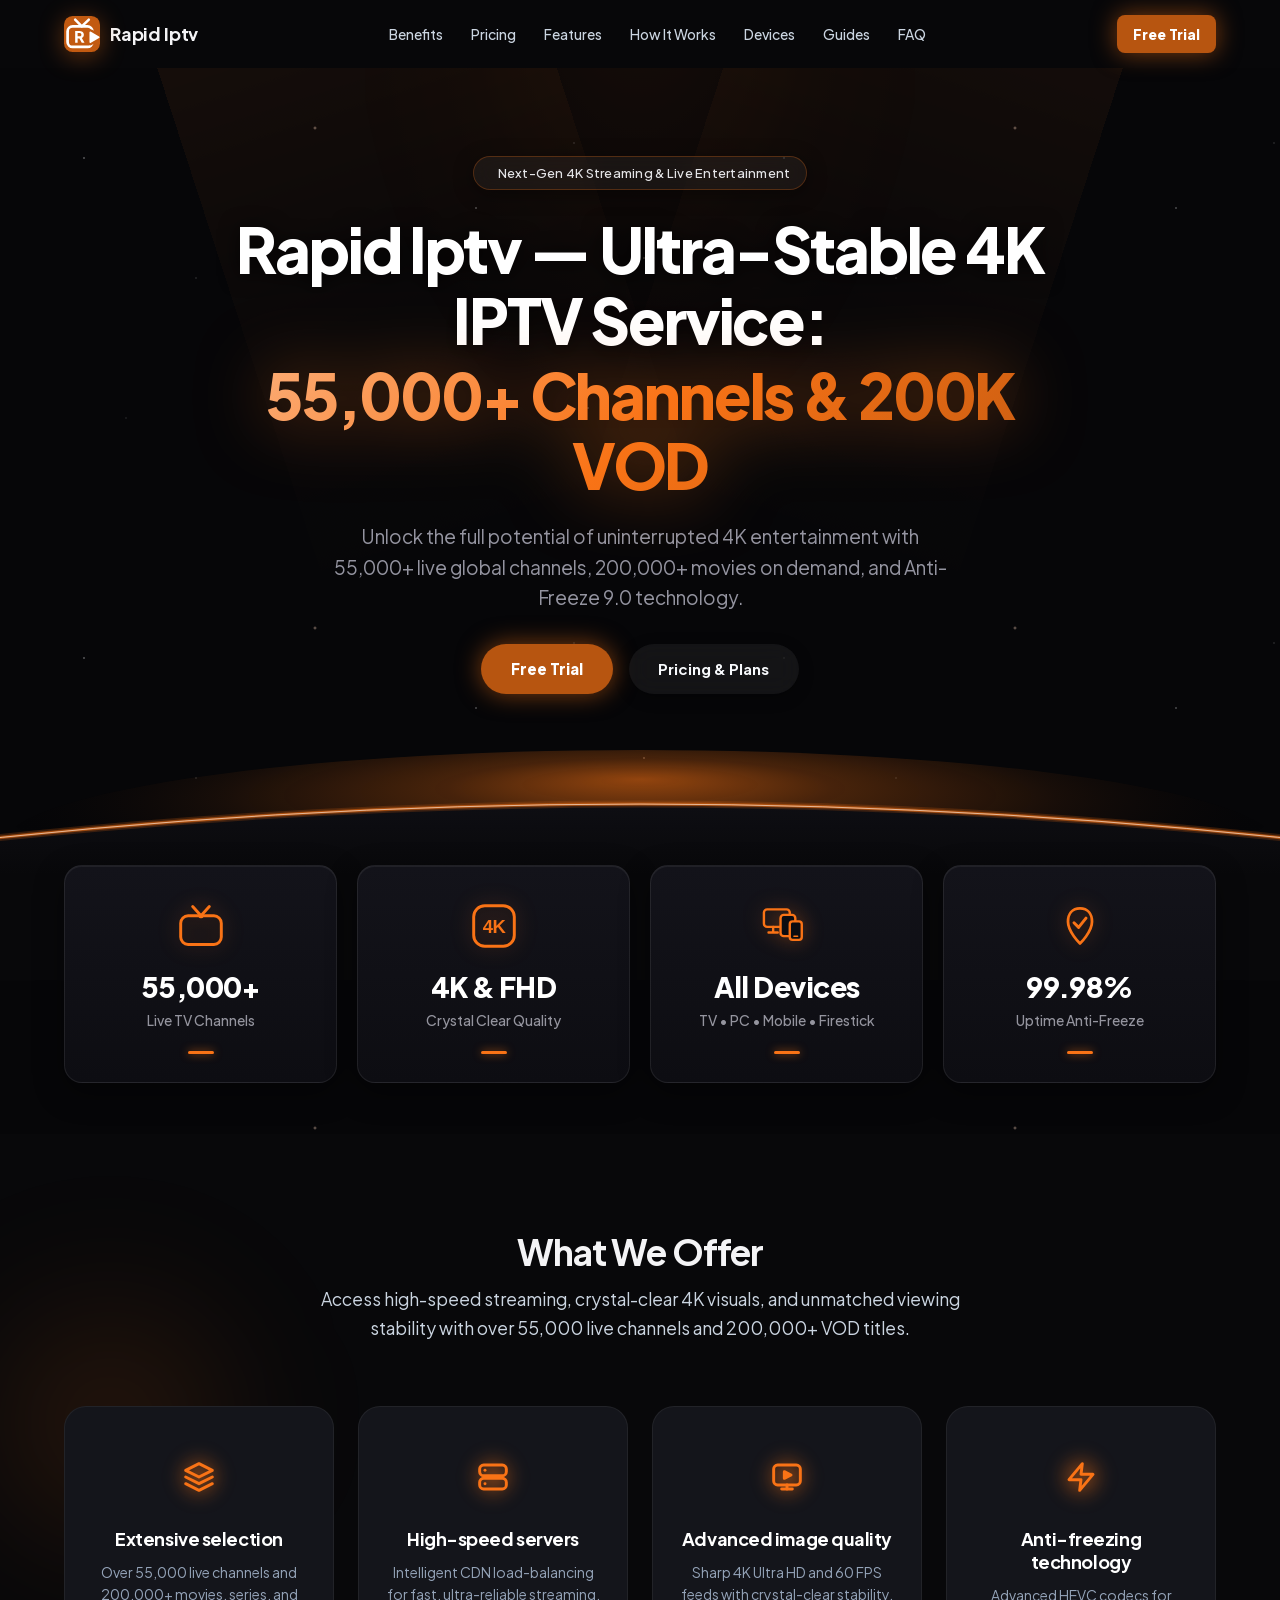
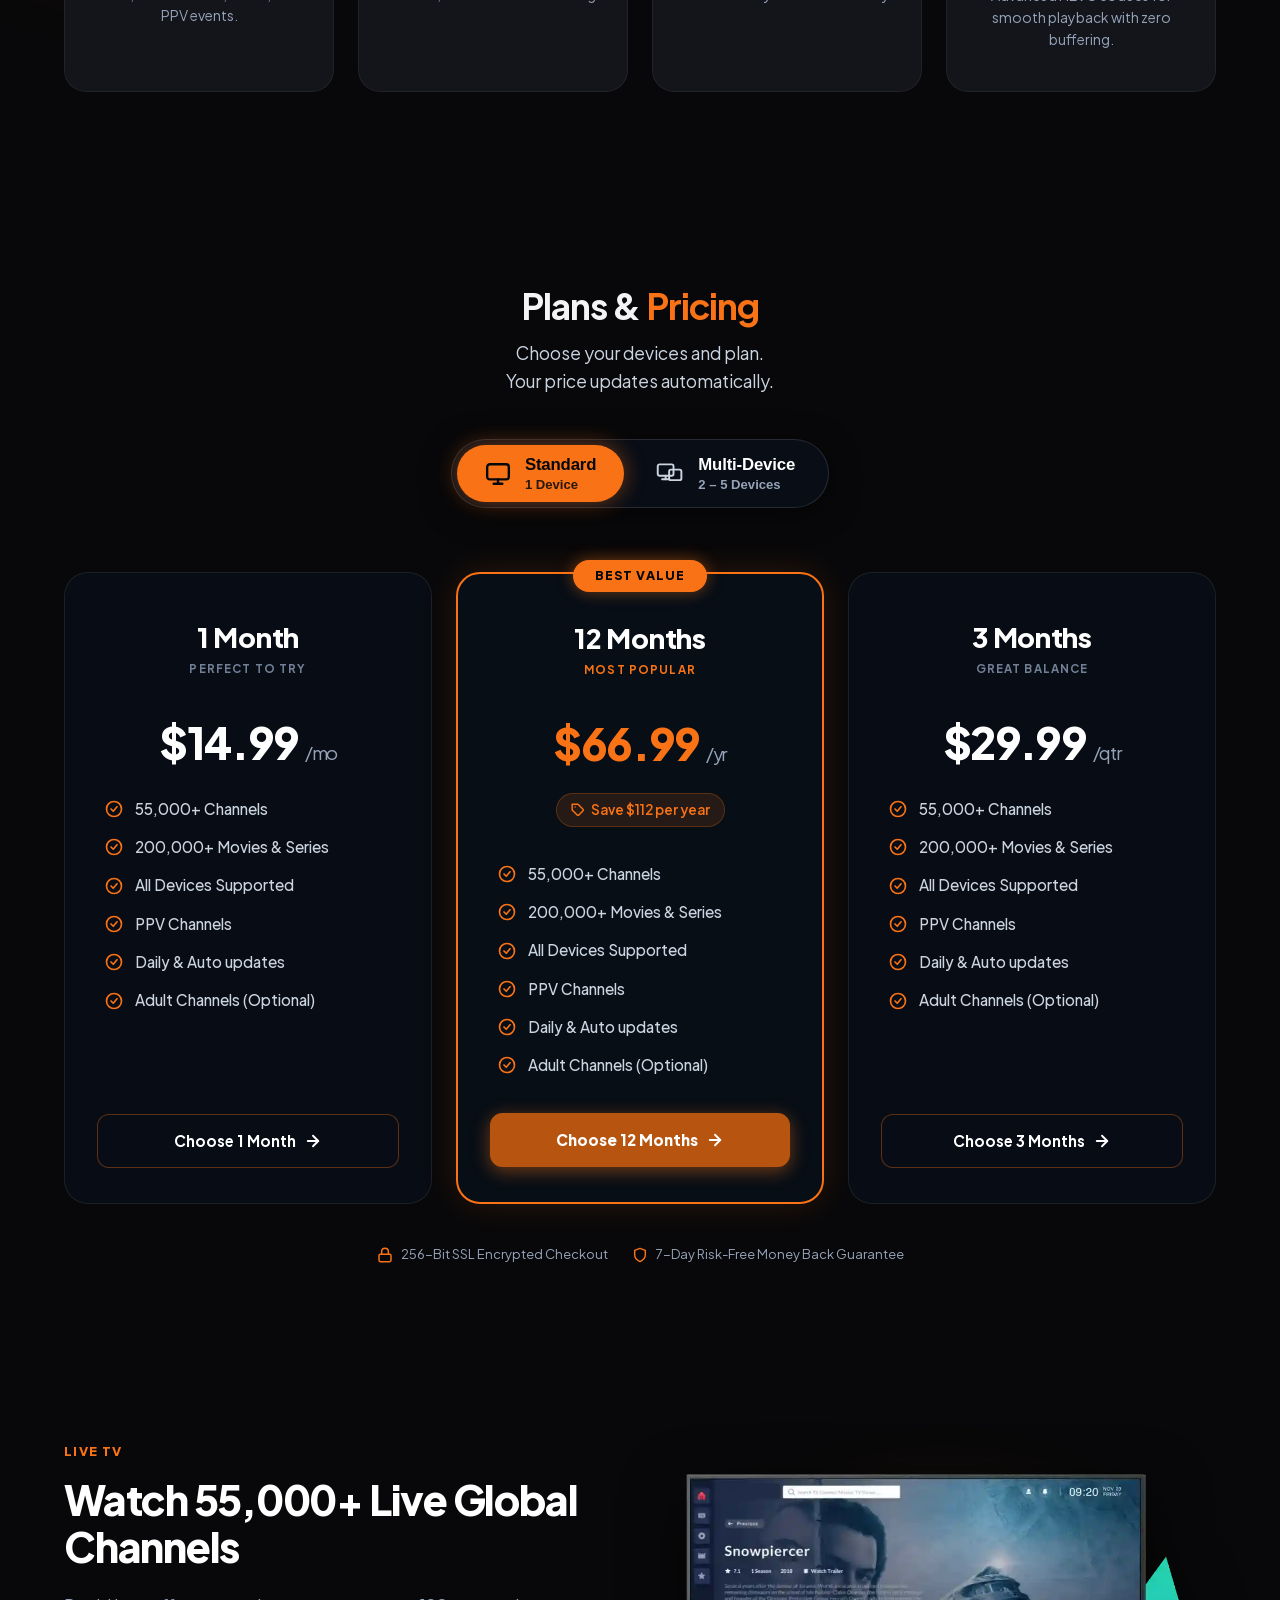
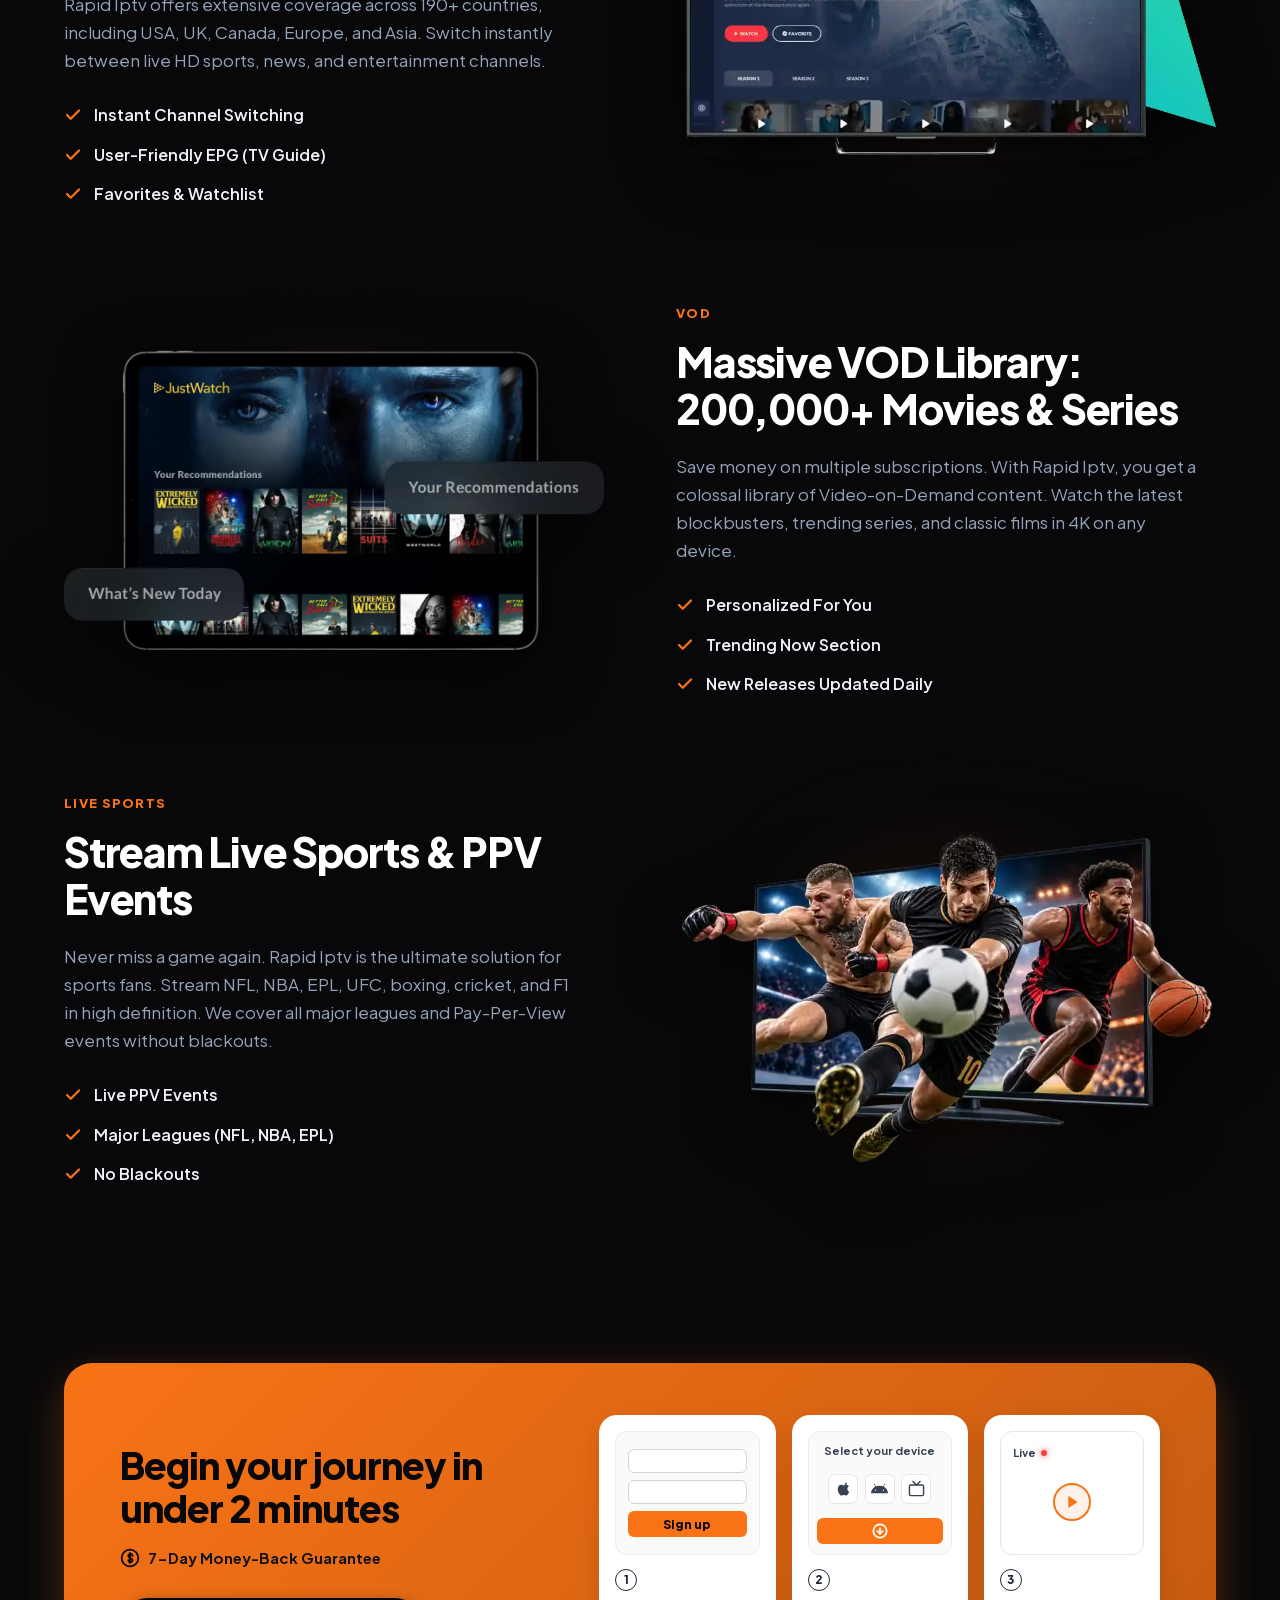
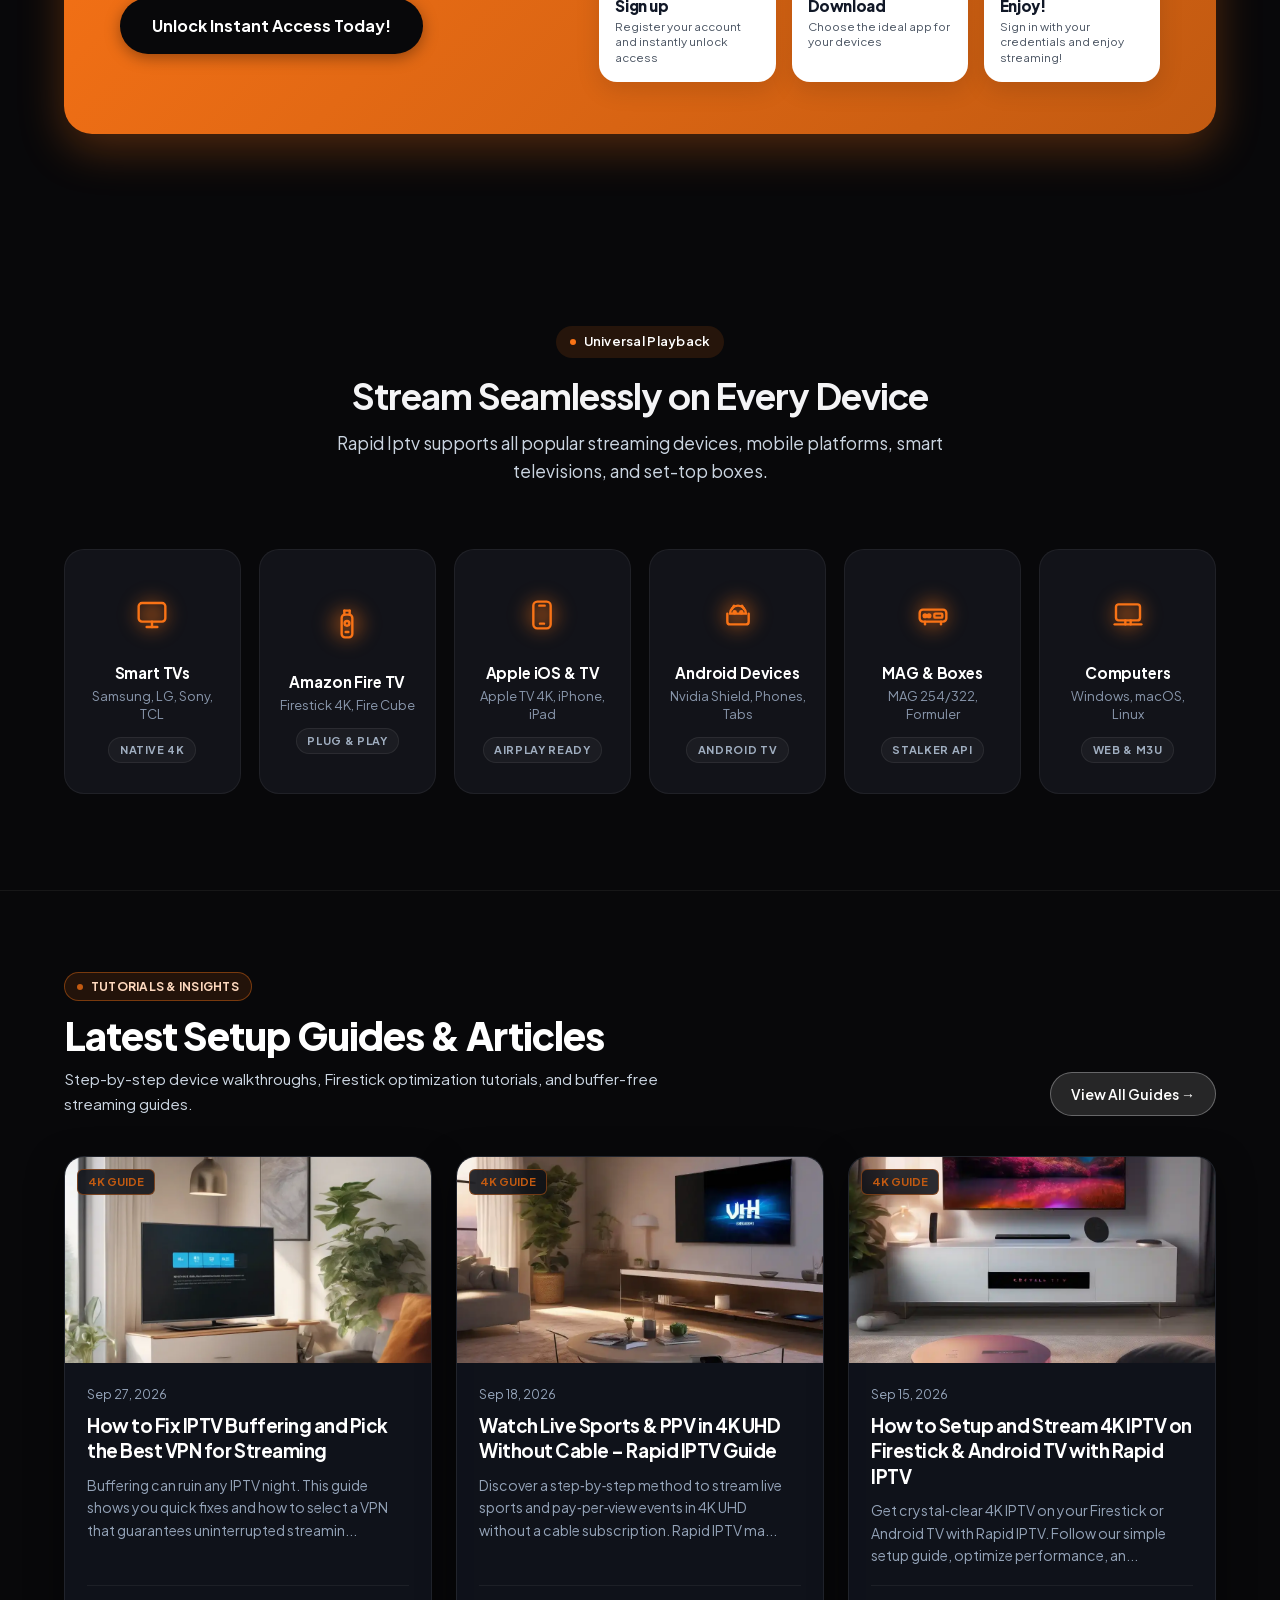
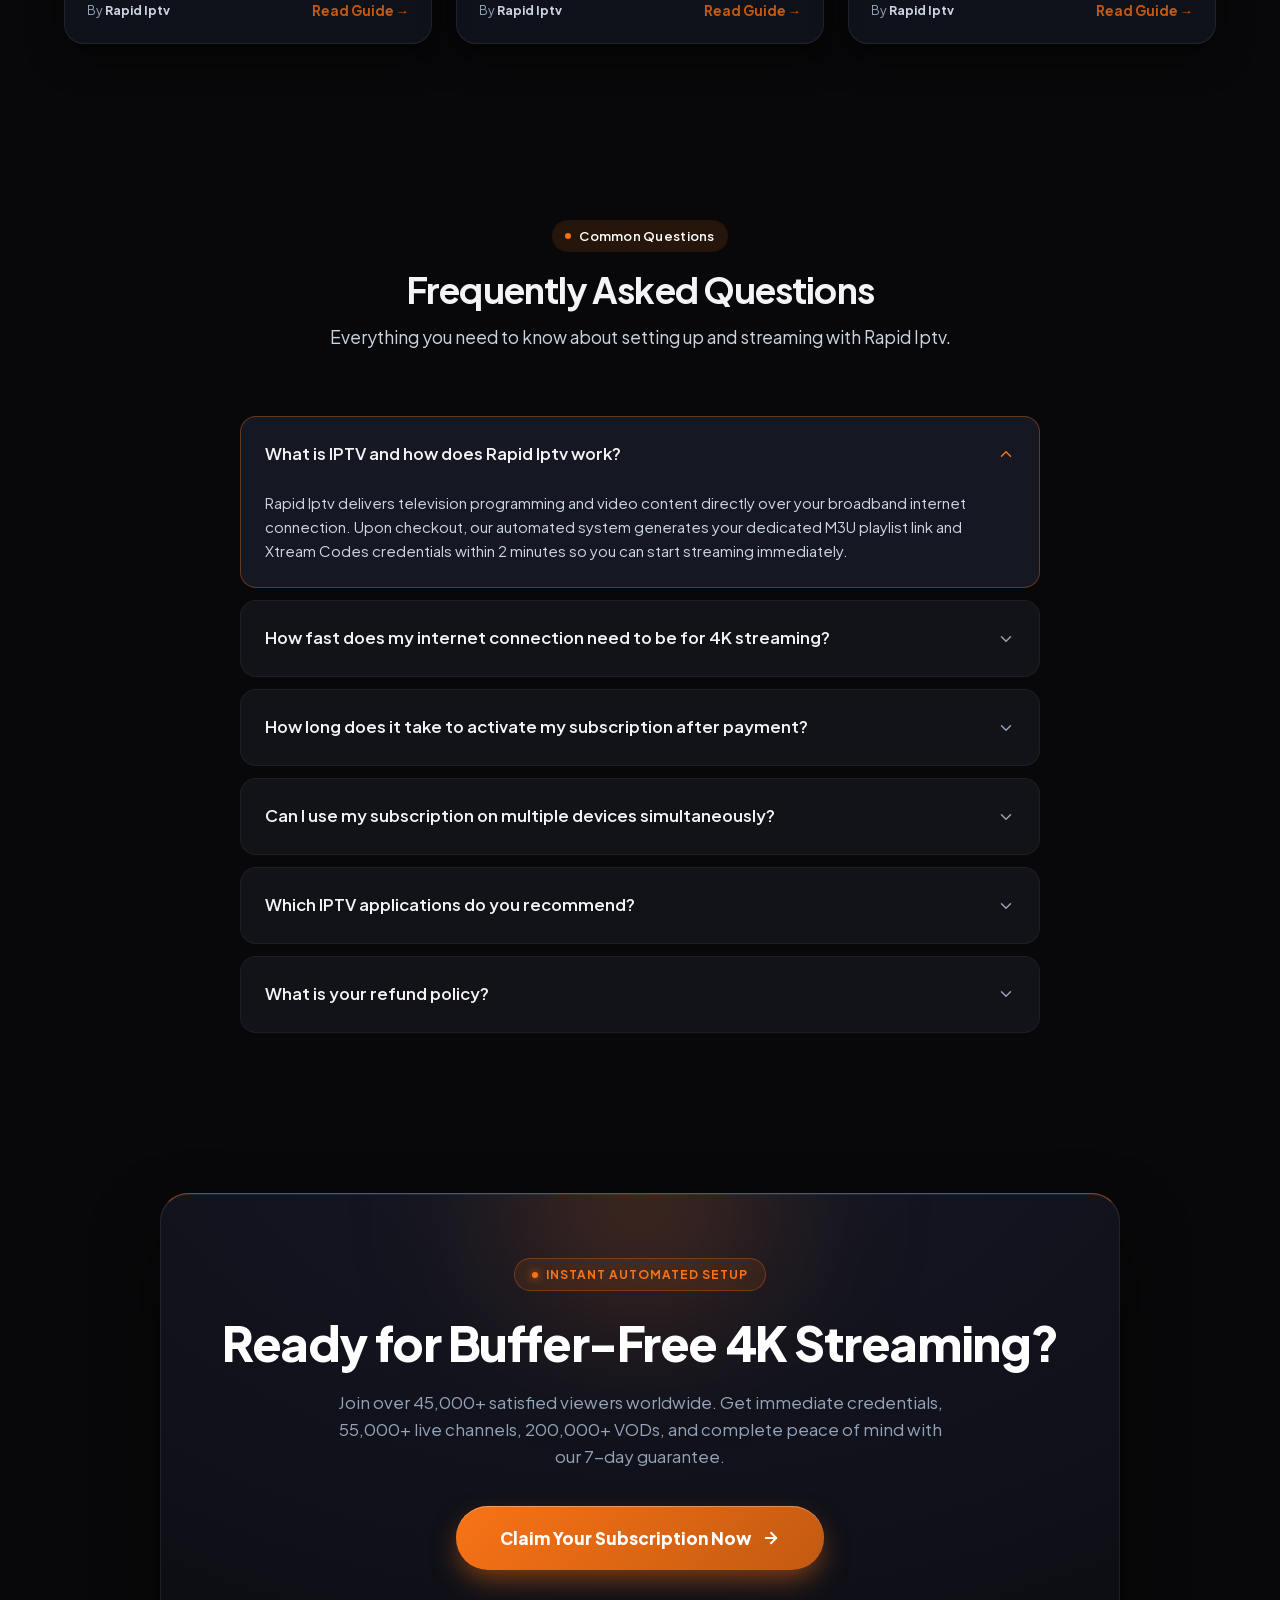
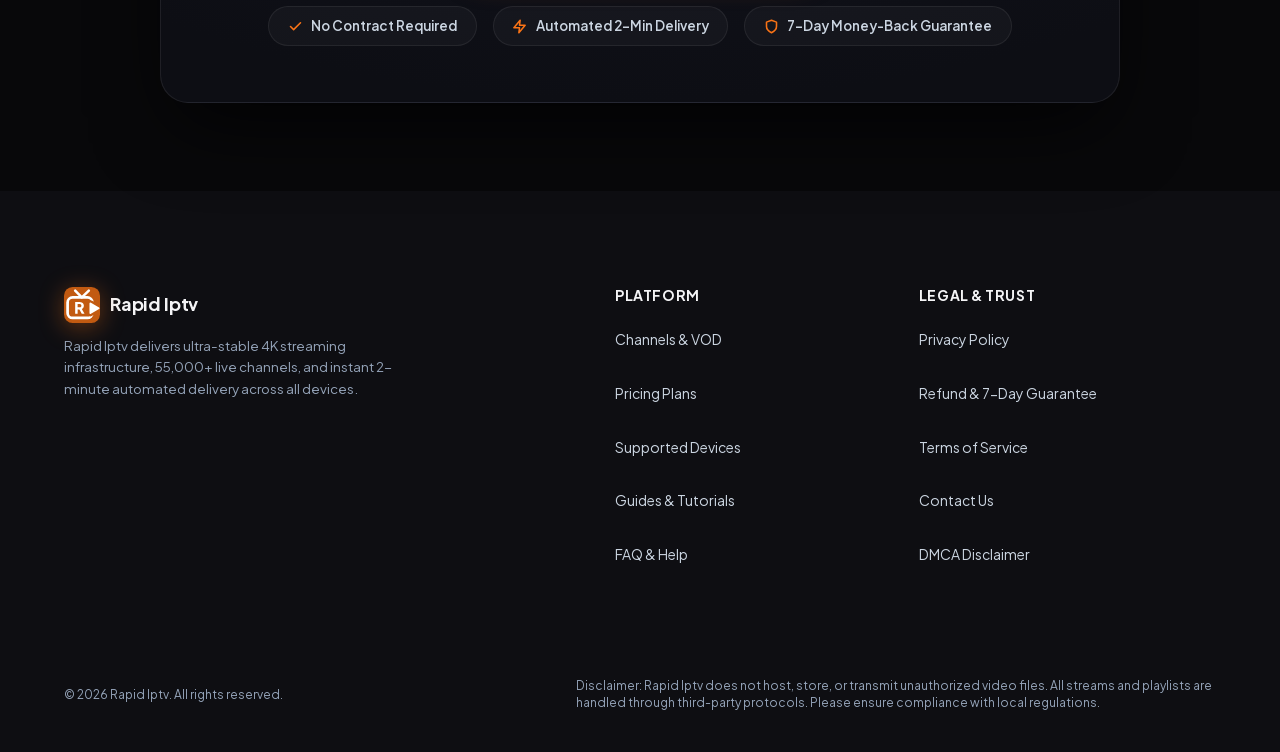
<file: index.html>
<!DOCTYPE html>
<html lang="en" style="background-color:#08080a;color:#f4f4f6;">
<head>
  <meta charset="UTF-8">
  <meta name="viewport" content="width=device-width, initial-scale=1.0">
  
  <!-- Primary SEO Meta Tags -->
  <title>Ultra-Stable 4K IPTV Service | 55,000+ Live Channels | Rapid Iptv</title>
  <meta name="description" content="Stream 55,000+ live premium channels and 200,000+ 4K movies with Rapid Iptv. Anti-Freeze 9.0 tech, 99.98% uptime, instant 2-minute activation on all devices.">
  <meta name="robots" content="index, follow, max-snippet:-1, max-image-preview:large, max-video-preview:-1">
  <meta name="format-detection" content="telephone=no">
  <link rel="canonical" href="https://rapid-iptv.shop/">
  <link rel="preload" href="/assets/fonts/plus-jakarta-sans.woff2" as="font" type="font/woff2" crossorigin>
  <meta name="theme-color" content="#08080a">

  <!-- Site favicon: real image files, which Google Search reads -->
  <link rel="icon" href="favicon.ico" sizes="any">
  <link rel="icon" type="image/png" sizes="48x48" href="/assets/favicon-48x48.png">
  <link rel="icon" type="image/svg+xml" href="/assets/favicon.svg">
  <link rel="apple-touch-icon" sizes="180x180" href="/assets/apple-touch-icon.png">
  <link rel="manifest" href="site.webmanifest">

  <!-- Open Graph / Facebook -->
  <meta property="og:type" content="website">
  <meta property="og:url" content="https://rapid-iptv.shop/">
  <meta property="og:title" content="Ultra-Stable 4K IPTV Service | 55,000+ Live Channels | Rapid Iptv">
  <meta property="og:description" content="Stream 55,000+ live premium channels and 200,000+ 4K movies with Rapid Iptv. Anti-Freeze 9.0 tech, 99.98% uptime, instant 2-minute activation on all devices.">
  <meta property="og:site_name" content="Rapid Iptv">
  <meta property="og:image" content="https://rapid-iptv.shop/assets/images/og-preview.jpg">
  <meta property="og:image:width" content="1200">
  <meta property="og:image:height" content="630">
  <meta property="og:image:alt" content="Rapid Iptv Ultra-Stable 4K IPTV Streaming Service">

  <!-- Twitter / X -->
  <meta name="twitter:card" content="summary_large_image">
  <meta name="twitter:title" content="Ultra-Stable 4K IPTV Service | 55,000+ Live Channels | Rapid Iptv">
  <meta name="twitter:description" content="Stream 55,000+ live premium channels and 200,000+ 4K movies with Rapid Iptv. Anti-Freeze 9.0 tech, 99.98% uptime, instant 2-minute activation on all devices.">
  <meta name="twitter:image" content="https://rapid-iptv.shop/assets/images/og-preview.jpg">

  <!-- Self-Hosted Critical Variable Font loaded via @font-face with font-display: swap -->

  <!-- Main Stylesheet -->
  <style>
@font-face{font-family:"Plus Jakarta Sans";font-style:normal;font-weight:400 800;font-display:swap;src:url("/assets/fonts/plus-jakarta-sans.woff2") format("woff2");unicode-range:U+0000-00FF,U+0131,U+0152-0153,U+02BB-02BC,U+02C6,U+02DA,U+02DC,U+0304,U+0308,U+0329,U+2000-206F,U+20AC,U+2122,U+2191,U+2193,U+2212,U+2215,U+FEFF,U+FFFD}:root{--bg-page:#08080a;--bg-surface:#0e0e12;--bg-card:#131318;--bg-card-hover:#181820;--bg-subtle:#1c1c24;--border-subtle:transparent;--border-medium:transparent;--border-accent:transparent;--border-highlight:transparent;--accent:#c25a11;--accent-hover:#c25a11;--accent-light:rgba(194, 90, 17,0.12);--accent-text:#fdd8be;--status-green:#22c55e;--status-green-bg:rgba(34,197,94,0.12);--text-primary:#f4f4f6;--text-secondary:#cbd5e1;--text-muted:#94a3b8;--text-inverse:#08080a;--font-family:"Plus Jakarta Sans",-apple-system,BlinkMacSystemFont,"Segoe UI",Roboto,Oxygen,Ubuntu,Cantarell,"Helvetica Neue",sans-serif;--line-height-base:1.6;--line-height-heading:1.2;--space-xs:0.5rem;--space-sm:0.75rem;--space-md:1rem;--space-lg:1.5rem;--space-xl:2.5rem;--space-2xl:4rem;--space-3xl:6rem;--max-width:1200px;--radius-sm:4px;--radius-md:8px;--radius-lg:12px;--radius-full:9999px;--transition-fast:0.15s ease;--transition-normal:0.25s ease}*,*::before,*::after{box-sizing:border-box;margin:0;padding:0}html{font-family:var(--font-family);font-size:16px;line-height:var(--line-height-base);color:var(--text-secondary);background-color:var(--bg-page);scroll-behavior:smooth;-webkit-text-size-adjust:100%;text-rendering:optimizeLegibility}body{min-height:100vh;display:flex;flex-direction:column;background-color:var(--bg-page);color:var(--text-secondary);overflow-x:hidden}h1,h2,h3,h4,h5,h6{color:var(--text-primary);font-weight:700;line-height:var(--line-height-heading);letter-spacing:-0.025em}h1{font-size:clamp(2rem,5vw,3.25rem);font-weight:800;margin-bottom:var(--space-md)}h2{font-size:clamp(1.75rem,3.5vw,2.25rem);margin-bottom:var(--space-sm)}h3{font-size:1.25rem;margin-bottom:var(--space-xs)}p{margin-bottom:var(--space-md)}p:last-child{margin-bottom:0}a{color:inherit;text-decoration:none;transition:color var(--transition-fast)}a:hover{color:var(--text-primary)}ul,ol{list-style:none}:focus-visible{outline:2px solid var(--accent);outline-offset:3px}.container{width:100%;max-width:var(--max-width);margin-inline:auto;padding-inline:var(--space-md)}@media (min-width:768px){.container{padding-inline:var(--space-lg)}}.section{padding-block:var(--space-2xl);border-bottom:none;scroll-margin-top:90px}@media (min-width:768px){.section{padding-block:var(--space-3xl)}}.section-header{text-align:center;max-width:680px;margin-inline:auto;margin-bottom:var(--space-2xl)}.section-header p{color:var(--text-secondary);font-size:1.1rem}.pill-badge{display:inline-flex;align-items:center;gap:0.5rem;padding:0.35rem 0.85rem;font-size:0.8125rem;font-weight:600;letter-spacing:0.02em;color:var(--accent-text);background-color:var(--accent-light);border:none;border-radius:var(--radius-full);margin-bottom:var(--space-md)}.pill-badge .dot{width:6px;height:6px;border-radius:50%;background-color:var(--accent)}.status-pill{display:inline-flex;align-items:center;gap:0.375rem;font-size:0.75rem;font-weight:500;color:#86efac;background-color:var(--status-green-bg);padding:0.25rem 0.625rem;border-radius:var(--radius-full);border:none}.status-pill .indicator{width:6px;height:6px;border-radius:50%;background-color:var(--status-green)}@media (max-width:640px){.header-actions .status-pill{display:none}}.btn{display:inline-flex;align-items:center;justify-content:center;gap:0.5rem;padding:0.75rem 1.5rem;font-size:0.9375rem;font-weight:600;border-radius:var(--radius-md);border:none;cursor:pointer;white-space:nowrap;transition:background-color var(--transition-fast),transform var(--transition-fast);text-decoration:none}.btn:active{transform:translateY(1px)}.btn-primary{background:linear-gradient(135deg,#c25a11 0%,#c25a11 100%);color:#ffffff !important;font-weight:700;border:none}.btn-primary:hover{background-color:var(--accent-hover);color:#ffffff}.btn-secondary{background-color:var(--bg-card);color:var(--text-primary);border:none}.btn-secondary:hover{background-color:var(--bg-subtle);color:#ffffff}.btn-block{width:100%}.btn-sm{padding:0.5rem 1rem;font-size:0.875rem}.btn-group{display:flex;flex-direction:column;gap:0.75rem;width:100%}@media (min-width:480px){.btn-group{flex-direction:row;justify-content:center;width:auto}}.site-header{position:sticky;top:0;z-index:100;background-color:rgba(8,8,10,0.95);border-bottom:none;backdrop-filter:blur(8px);-webkit-backdrop-filter:blur(8px)}.header-container{display:flex;align-items:center;justify-content:space-between;height:68px}.brand-logo{display:flex;align-items:center;gap:0.625rem;font-size:1.125rem;font-weight:700;color:var(--text-primary);letter-spacing:-0.01em}.logo-icon{display:inline-flex;align-items:center;justify-content:center;width:32px;height:32px;background-color:var(--accent);color:#ffffff;border-radius:var(--radius-sm);font-weight:900;font-size:1rem}.brand-accent{color:var(--accent)}.nav-menu{display:none}@media (min-width:900px){.nav-menu{display:flex;align-items:center;gap:1.75rem}}.nav-link{font-size:0.875rem;font-weight:500;color:var(--text-secondary)}.nav-link:hover{color:var(--text-primary)}.header-actions{display:flex;align-items:center;gap:0.875rem}.menu-toggle{display:flex;flex-direction:column;justify-content:center;gap:5px;width:38px;height:38px;padding:8px;background-color:var(--bg-card);border:none;border-radius:var(--radius-sm);cursor:pointer;color:var(--text-primary)}@media (min-width:900px){.menu-toggle{display:none}}.menu-bar{display:block;width:100%;height:2px;background-color:var(--text-primary);transition:transform var(--transition-fast),opacity var(--transition-fast)}.menu-toggle[aria-expanded="true"] .menu-bar:nth-child(1){transform:translateY(7px) rotate(45deg)}.menu-toggle[aria-expanded="true"] .menu-bar:nth-child(2){opacity:0}.menu-toggle[aria-expanded="true"] .menu-bar:nth-child(3){transform:translateY(-7px) rotate(-45deg)}.mobile-nav{display:none;position:fixed;top:68px;left:0;right:0;bottom:0;background-color:#08080a;border-bottom:none;padding:var(--space-xl) var(--space-lg);flex-direction:column;gap:var(--space-md);z-index:999;overflow-y:auto}.mobile-nav.is-open{display:flex}@media (min-width:900px){.mobile-nav{display:none !important}}.mobile-nav-link{font-size:1.125rem;font-weight:600;color:var(--text-primary);padding-block:0.5rem;border-bottom:none}.hero-section{position:relative;background-color:#060608;padding-top:clamp(3.5rem,7vw,5.5rem);padding-bottom:clamp(2rem,4vw,3.5rem);text-align:center;overflow:hidden}.hero-cosmic-backdrop{position:absolute;inset:0;pointer-events:none;overflow:hidden;z-index:1;contain:strict}.light-ray{position:absolute;top:-120px;width:380px;height:600px;opacity:0.16;transform-origin:top center;pointer-events:none;will-change:transform}.light-ray-left{left:10%;background:linear-gradient(180deg,rgba(194, 90, 17,0.5) 0%,rgba(194, 90, 17,0.08) 60%,transparent 100%);transform:rotate(-18deg)}.light-ray-right{right:10%;background:linear-gradient(180deg,rgba(194, 90, 17,0.45) 0%,rgba(194, 90, 17,0.08) 60%,transparent 100%);transform:rotate(18deg)}.light-ray-center{left:50%;transform:translateX(-50%);width:550px;height:480px;background:radial-gradient(ellipse at top,rgba(194, 90, 17,0.2) 0%,rgba(194, 90, 17,0.05) 50%,transparent 80%);opacity:0.35}.cosmic-stars{position:absolute;inset:0;background-image:radial-gradient(1.5px 1.5px at 12% 18%,rgba(255,255,255,0.65),transparent),radial-gradient(1px 1px at 28% 42%,rgba(255,255,255,0.45),transparent),radial-gradient(2px 2px at 45% 12%,rgba(253, 216, 190,0.75),transparent),radial-gradient(1.5px 1.5px at 68% 28%,rgba(255,255,255,0.55),transparent),radial-gradient(1px 1px at 82% 15%,rgba(255,255,255,0.45),transparent),radial-gradient(1.5px 1.5px at 92% 38%,rgba(253, 216, 190,0.65),transparent),radial-gradient(1px 1px at 18% 70%,rgba(255,255,255,0.35),transparent),radial-gradient(1.5px 1.5px at 84% 68%,rgba(255,255,255,0.4),transparent);background-repeat:repeat;background-size:700px 500px;opacity:0.7}.hero-container{position:relative;z-index:3}.hero-content{max-width:860px;margin-inline:auto;display:flex;flex-direction:column;align-items:center}.hero-badge-pill{display:inline-flex;align-items:center;gap:0.5rem;padding:0.35rem 1rem;background:rgba(255,255,255,0.05);border:none;border-radius:var(--radius-full);font-size:0.8125rem;font-weight:500;letter-spacing:0.02em;color:#e4e4e7;margin-bottom:1.5rem;backdrop-filter:blur(12px);-webkit-backdrop-filter:blur(12px);box-shadow:0 4px 20px rgba(0,0,0,0.4);transition:background-color var(--transition-fast),transform var(--transition-fast)}.hero-badge-pill:hover{background:rgba(255,255,255,0.08);transform:translateY(-1px)}.badge-spark{color:#c25a11;font-size:0.875rem;text-shadow:0 0 10px rgba(194, 90, 17,0.9),0 0 20px rgba(194, 90, 17,0.5);line-height:1}.hero-title{display:flex;flex-direction:column;align-items:center;gap:0.25rem;font-size:clamp(2.1rem,5.2vw,3.85rem);font-weight:800;line-height:1.15;letter-spacing:-0.035em;margin-bottom:1.25rem}.title-top{color:#ffffff;text-shadow:0 2px 20px rgba(0,0,0,0.8)}.title-bottom{color:#c25a11;background:linear-gradient(135deg,#c25a11 0%,#c25a11 50%,#c25a11 100%);-webkit-background-clip:text;-webkit-text-fill-color:transparent;background-clip:text;filter:drop-shadow(0 0 35px rgba(194, 90, 17,0.45))}.hero-description{font-size:clamp(1rem,2vw,1.1875rem);color:#9494a0;line-height:1.6;max-width:640px;margin-inline:auto;margin-bottom:2rem}.hero-btn-group{display:flex;flex-direction:row;align-items:center;justify-content:center;gap:1rem;flex-wrap:wrap;margin-bottom:2.5rem}.btn-pill{display:inline-flex;align-items:center;justify-content:center;gap:0.5rem;padding:0.8rem 1.85rem;font-size:0.9375rem;font-weight:600;border-radius:var(--radius-full);border:none;cursor:pointer;white-space:nowrap}.btn-pill,.btn-pill span,.btn-pill:link,.btn-pill:visited{text-decoration:none}.btn-pill-primary,.btn-pill-primary:link,.btn-pill-primary:visited{background:var(--accent);color:#ffffff !important;font-weight:800 !important;border:none;box-shadow:0 0 25px rgba(194, 90, 17,0.45),0 4px 14px rgba(0,0,0,0.4)}.btn-pill-primary:hover{transform:translateY(-2px) scale(1.02);box-shadow:0 0 35px rgba(194, 90, 17,0.7),0 6px 22px rgba(0,0,0,0.5);color:#ffffff !important}.btn-pill-primary span{background:none;box-shadow:none;color:#ffffff !important}.btn-pill-glass{background-color:rgba(255,255,255,0.06);color:#f8fafc !important;border:none;backdrop-filter:blur(12px);-webkit-backdrop-filter:blur(12px);box-shadow:0 4px 15px rgba(0,0,0,0.3)}.btn-pill-glass span{color:#f8fafc !important}.btn-pill-glass:hover{background-color:rgba(255,255,255,0.12);color:#ffffff !important;transform:translateY(-2px);box-shadow:0 6px 20px rgba(0,0,0,0.4)}.hero-horizon{position:relative;width:100%;margin-top:1rem;margin-bottom:-15px;overflow:visible;pointer-events:none;z-index:2;display:flex;justify-content:center}.horizon-svg{width:100%;height:clamp(140px,18vw,240px);display:block;overflow:visible}.hero-metrics-container{position:relative;z-index:3;margin-top:-115px}@media (max-width:640px){.hero-metrics-container{margin-top:-50px}.hero-btn-group{flex-direction:column;width:100%;max-width:320px;margin-inline:auto}.btn-pill{width:100%}.horizon-svg{height:120px}}.metrics-grid{display:grid;grid-template-columns:repeat(2,1fr);gap:1rem;margin-top:0}@media (min-width:860px){.metrics-grid{grid-template-columns:repeat(4,1fr);gap:1.25rem}}.metric-card{position:relative;background-color:#0c0c11;background:linear-gradient(180deg,#13131a 0%,#0d0d12 100%);border:1px solid rgba(255,255,255,0.08);border-radius:18px;padding:2.25rem 1rem 1.75rem 1rem;display:flex;flex-direction:column;align-items:center;justify-content:center;text-align:center;box-shadow:0 10px 30px rgba(0,0,0,0.4),inset 0 1px 0 rgba(255,255,255,0.06);transition:transform var(--transition-normal),box-shadow var(--transition-normal),border-color var(--transition-normal),background-color var(--transition-normal)}.metric-card:hover{transform:translateY(-3px);background-color:#101016;border-color:rgba(194, 90, 17,0.4);box-shadow:0 14px 40px rgba(0,0,0,0.55),0 0 25px rgba(194, 90, 17,0.15)}.metric-icon-wrap{display:flex;align-items:center;justify-content:center;width:56px;height:48px;max-width:56px;max-height:48px;background:transparent;border:none;margin-inline:auto;margin-bottom:1.25rem;overflow:visible;flex-shrink:0}.metric-icon-art{width:56px !important;height:48px !important;max-width:56px !important;max-height:48px !important;display:block;flex-shrink:0;filter:drop-shadow(0 0 10px rgba(194, 90, 17,0.22));transition:transform var(--transition-fast),filter var(--transition-fast)}.metric-card:hover .metric-icon-art{transform:scale(1.06);filter:drop-shadow(0 0 16px rgba(194, 90, 17,0.5))}.metric-val{font-size:clamp(1.35rem,2.2vw,1.85rem);font-weight:800;color:#ffffff;letter-spacing:-0.02em;line-height:1.2}.metric-val .accent-mark{color:#c25a11;margin-left:2px}.metric-label{font-size:clamp(0.78rem,1.15vw,0.875rem);color:#94949e;margin-top:0.45rem;line-height:1.4;font-weight:500}.metric-dash{display:block;width:26px;height:3px;border-radius:var(--radius-full);background-color:#c25a11;margin-top:1.25rem;box-shadow:0 0 8px rgba(194, 90, 17,0.5)}@media (max-width:640px){.metrics-grid{gap:0.65rem}.metric-card{padding:1.5rem 0.6rem 1.25rem 0.6rem;border-radius:14px}.metric-icon-wrap{height:44px;margin-bottom:0.85rem}.metric-icon-art{width:44px;height:38px}.metric-val{font-size:1.15rem}.metric-label{font-size:0.72rem}.metric-dash{margin-top:0.85rem;width:20px}}.hero-categories-section{position:relative;background-color:#060608;padding-bottom:2rem}.hero-categories-container{position:relative;z-index:3;margin-top:1.5rem;margin-bottom:1rem}.category-cards-grid{display:grid;grid-template-columns:repeat(3,1fr);gap:0.65rem}@media (min-width:860px){.category-cards-grid{grid-template-columns:repeat(6,1fr);gap:1rem}}.category-card{position:relative;display:flex;flex-direction:column;border-radius:14px;overflow:hidden;background-color:#0c0c11;border:1px solid rgba(255,255,255,0.08);text-decoration:none;cursor:pointer;box-shadow:0 6px 20px rgba(0,0,0,0.4);transition:transform var(--transition-normal),box-shadow var(--transition-normal),border-color var(--transition-normal)}.category-card:hover{transform:translateY(-4px) scale(1.02);border-color:rgba(194, 90, 17,0.45);box-shadow:0 12px 30px rgba(0,0,0,0.6),0 0 20px rgba(194, 90, 17,0.22)}.category-card-media{position:relative;width:100%;aspect-ratio:2 / 3;overflow:hidden;border-radius:14px;background-color:#08080a}.category-card-media img{width:100%;height:100%;object-fit:cover;display:block;transition:transform 0.45s cubic-bezier(0.16,1,0.3,1)}.category-card:hover .category-card-media img{transform:scale(1.07)}.category-card-overlay{position:absolute;inset:0;background:linear-gradient(180deg,transparent 40%,rgba(0,0,0,0.65) 75%,rgba(0,0,0,0.92) 100%);pointer-events:none}.category-card-label{position:absolute;bottom:0.55rem;left:0.25rem;right:0.25rem;text-align:center;font-size:0.78rem;font-weight:600;color:#ffffff;letter-spacing:-0.01em;text-shadow:0 1px 4px rgba(0,0,0,0.9);pointer-events:none;white-space:nowrap;overflow:hidden;text-overflow:ellipsis;padding-inline:4px;transition:color var(--transition-fast)}.category-card:hover .category-card-label{color:#c25a11}@media (max-width:640px){.hero-categories-container{margin-top:0.85rem;margin-bottom:0.5rem}.category-cards-grid{gap:0.45rem}.category-card{border-radius:10px}.category-card-media{border-radius:10px}.category-card-label{font-size:0.65rem;bottom:0.35rem}}.what-we-offer-section{position:relative;overflow:hidden}.what-we-offer-section::before{content:"";position:absolute;top:15%;left:-80px;width:380px;height:380px;background:radial-gradient(circle,rgba(194, 90, 17,0.14) 0%,rgba(194, 90, 17,0.03) 50%,transparent 70%);filter:blur(60px);pointer-events:none;z-index:0}.benefits-grid{position:relative;z-index:1;display:grid;grid-template-columns:1fr;gap:1.25rem}@media (min-width:640px){.benefits-grid{grid-template-columns:repeat(2,1fr)}}@media (min-width:1024px){.benefits-grid{grid-template-columns:repeat(4,1fr);gap:1.5rem}}.benefit-card{background-color:#14151b;border:1px solid rgba(255,255,255,0.06);border-radius:22px;padding:2.5rem 1.5rem;display:flex;flex-direction:column;align-items:center;text-align:center;height:100%;transition:transform 0.25s ease,border-color 0.25s ease,box-shadow 0.25s ease,background-color 0.25s ease}.benefit-card:hover{background-color:#181a22;border-color:rgba(194, 90, 17,0.35);transform:translateY(-4px);box-shadow:0 16px 36px -10px rgba(0,0,0,0.6),0 0 24px rgba(194, 90, 17,0.12)}.benefit-icon-wrapper{position:relative;width:60px;height:60px;display:flex;align-items:center;justify-content:center;color:#c25a11;margin-bottom:1.25rem;flex-shrink:0}.benefit-icon-glow{position:absolute;top:50%;left:50%;transform:translate(-50%,-50%);width:48px;height:48px;border-radius:50%;background:radial-gradient(circle,rgba(194, 90, 17,0.55) 0%,rgba(194, 90, 17,0.18) 50%,transparent 75%);filter:blur(8px);pointer-events:none;z-index:0}.benefit-icon-wrapper svg{position:relative;z-index:1;width:32px;height:32px;color:#c25a11}.benefit-title{font-size:1.125rem;font-weight:700;color:#ffffff;margin-bottom:0.75rem;line-height:1.3}.benefit-desc{font-size:0.875rem;color:#94a3b8;line-height:1.55;margin:0;max-width:250px}.features-showcase-section{padding:5rem 0;position:relative;overflow:hidden}.features-showcase{display:flex;flex-direction:column;gap:6rem}.feature-split-row{display:grid;grid-template-columns:1fr;align-items:center;gap:2.5rem}@media (min-width:992px){.feature-split-row{grid-template-columns:1fr 1fr;gap:4.5rem}.feature-split-row-reverse .feature-split-content{order:2}.feature-split-row-reverse .feature-split-media{order:1}}.feature-split-content{display:flex;flex-direction:column;justify-content:center}.feature-badge-tag{display:inline-block;font-size:0.8125rem;font-weight:800;text-transform:uppercase;letter-spacing:0.1em;color:#c25a11;margin-bottom:0.875rem}.feature-split-title{font-size:clamp(2rem,3.2vw,2.75rem);font-weight:800;line-height:1.15;letter-spacing:-0.03em;color:#ffffff;margin:0 0 1.25rem 0}.feature-split-desc{font-size:1.0625rem;line-height:1.65;color:#94a3b8;margin:0 0 1.75rem 0;max-width:520px}.feature-split-list{list-style:none;padding:0;margin:0;display:flex;flex-direction:column;gap:0.875rem}.feature-split-item{display:flex;align-items:center;gap:0.75rem;font-size:1rem;font-weight:600;color:#f1f5f9}.feature-check-icon{display:inline-flex;align-items:center;justify-content:center;color:#c25a11;flex-shrink:0}.feature-check-icon svg{width:18px;height:18px}.feature-split-media{position:relative;display:flex;justify-content:center;align-items:center}.feature-media-wrapper{position:relative;width:100%;max-width:620px;display:flex;align-items:center;justify-content:center}.feature-media-ambient{position:absolute;top:50%;left:50%;transform:translate(-50%,-50%);width:80%;height:80%;background:radial-gradient(circle,rgba(194, 90, 17,0.16) 0%,rgba(194, 90, 17,0.03) 60%,transparent 80%);filter:blur(50px);pointer-events:none;z-index:0}.feature-mockup-img{position:relative;z-index:1;width:100%;max-width:100%;height:auto;display:block;object-fit:contain;filter:drop-shadow(0 20px 30px rgba(0,0,0,0.65));transition:transform 0.35s cubic-bezier(0.16,1,0.3,1),filter 0.35s ease}.feature-mockup-img:hover{transform:translateY(-6px) scale(1.02);filter:drop-shadow(0 28px 42px rgba(0,0,0,0.8)) drop-shadow(0 0 25px rgba(194, 90, 17,0.22))}@media (max-width:768px){.features-showcase-section{padding:3.5rem 0}.features-showcase{gap:4rem}.feature-split-title{font-size:1.75rem}.feature-split-desc{font-size:0.9375rem;margin-bottom:1.25rem}.feature-split-item{font-size:0.9375rem}}.journey-banner{background:linear-gradient(135deg,#c25a11 0%,#c25a11 50%,#c25a11 100%);border-radius:28px;padding:3.25rem 3.5rem;display:grid;grid-template-columns:1fr;gap:2.5rem;align-items:center;position:relative;overflow:hidden;box-shadow:0 15px 45px rgba(194, 90, 17,0.22)}@media (min-width:1024px){.journey-banner{grid-template-columns:1fr 1.3fr;gap:3rem}}.journey-cta-col{display:flex;flex-direction:column;align-items:flex-start}.journey-title{font-size:2.35rem;font-weight:800;color:#08080a;line-height:1.15;letter-spacing:-0.025em;margin-bottom:1rem}.journey-guarantee{display:inline-flex;align-items:center;gap:0.5rem;font-size:0.9375rem;font-weight:700;color:#12131a;margin-bottom:1.75rem}.journey-guarantee svg{flex-shrink:0;color:#08080a}.journey-btn{display:inline-flex;align-items:center;justify-content:center;background-color:#08080a;color:#ffffff;font-size:1rem;font-weight:700;padding:0.95rem 2rem;border-radius:100px;text-decoration:none;box-shadow:0 4px 15px rgba(0,0,0,0.35);transition:transform var(--transition-fast),background-color var(--transition-fast),box-shadow var(--transition-fast)}.journey-btn:hover{background-color:#1a1b24;transform:translateY(-2px);box-shadow:0 6px 20px rgba(0,0,0,0.45)}.journey-steps-grid{display:grid;grid-template-columns:1fr;gap:1.25rem}@media (min-width:640px){.journey-steps-grid{grid-template-columns:repeat(3,1fr);gap:1rem}}.journey-step-card{background-color:#ffffff;border-radius:18px;padding:1rem;display:flex;flex-direction:column;box-shadow:0 8px 24px rgba(0,0,0,0.12);transition:transform var(--transition-fast),box-shadow var(--transition-fast)}.journey-step-card:hover{transform:translateY(-4px);box-shadow:0 12px 28px rgba(0,0,0,0.18)}.journey-mockup{background-color:#fafafa;border:1.5px solid #ececee;border-radius:12px;height:124px;padding:0.75rem;margin-bottom:0.875rem;display:flex;flex-direction:column;justify-content:center;position:relative;overflow:hidden}.mockup-signup{gap:0.45rem}.mockup-input-box{height:24px;width:100%;border:1.5px solid #d1d5db;border-radius:6px;background-color:#ffffff}.mockup-submit-btn{height:26px;width:100%;background:var(--accent);color:#08080a;border-radius:6px;font-size:0.75rem;font-weight:800;display:flex;align-items:center;justify-content:center}.mockup-download{justify-content:space-between;padding:0.65rem 0.5rem}.mockup-subheading{font-size:0.6875rem;font-weight:700;color:#374151;text-align:center}.mockup-device-tiles{display:flex;align-items:center;justify-content:center;gap:0.4rem}.mockup-tile{width:30px;height:30px;border:1.5px solid #e5e7eb;border-radius:7px;background-color:#ffffff;display:flex;align-items:center;justify-content:center;color:#374151}.mockup-download-btn{height:26px;width:100%;background:var(--accent);color:#ffffff;border-radius:6px;display:flex;align-items:center;justify-content:center}.mockup-enjoy{justify-content:space-between;border:1.5px solid #e5e7eb;background-color:#ffffff}.mockup-live-indicator{display:flex;align-items:center;gap:0.3rem;font-size:0.6875rem;font-weight:700;color:#374151}.mockup-live-indicator .live-dot{width:6px;height:6px;border-radius:50%;background-color:#ef4444;box-shadow:0 0 6px #ef4444}.mockup-play-center{margin:auto;width:38px;height:38px;border:2px solid var(--accent);border-radius:50%;display:flex;align-items:center;justify-content:center;color:var(--accent);background-color:rgba(194, 90, 17,0.08)}.mockup-play-center svg{margin-left:2px}.journey-step-footer{display:flex;flex-direction:column;align-items:flex-start}.journey-step-num{width:22px;height:22px;border:1.5px solid #1f2937;border-radius:50%;display:inline-flex;align-items:center;justify-content:center;font-size:0.725rem;font-weight:800;color:#1f2937;margin-bottom:0.35rem}.journey-step-title{font-size:0.95rem;font-weight:800;color:#111827;margin-bottom:0.25rem}.journey-step-desc{font-size:0.725rem;color:#4b5563;line-height:1.35;margin:0}@media (max-width:640px){.journey-banner{padding:2rem 1.25rem;border-radius:20px}.journey-title{font-size:1.75rem}.journey-btn{width:100%;text-align:center}}.pricing-cards-wrapper{display:grid;grid-template-columns:1fr;gap:2.25rem;max-width:1100px;margin:0 auto;align-items:stretch}@media (min-width:900px){.pricing-cards-wrapper{grid-template-columns:repeat(3,1fr);gap:1.5rem;align-items:center}}.price-plan-card{background-color:#0c0d12;border:1px solid rgba(255,255,255,0.08);border-radius:22px;padding:2.75rem 1.75rem 2rem 1.75rem;display:flex;flex-direction:column;position:relative;transition:transform var(--transition-fast),border-color var(--transition-fast),box-shadow var(--transition-fast)}.price-plan-card:hover{border-color:rgba(255,255,255,0.18);transform:translateY(-4px)}.price-plan-card.is-featured{background-color:#0e0f16;border:2px solid var(--accent);box-shadow:0 0 40px rgba(194, 90, 17,0.15);padding-top:3rem}@media (min-width:900px){.price-plan-card.is-featured{transform:scale(1.03);z-index:2}.price-plan-card.is-featured:hover{transform:scale(1.05) translateY(-4px)}}.plan-badge-top{position:absolute;top:-14px;left:50%;transform:translateX(-50%);background:var(--accent);color:#000000;font-size:0.75rem;font-weight:800;letter-spacing:0.08em;text-transform:uppercase;padding:0.35rem 1.15rem;border-radius:100px;box-shadow:0 4px 14px rgba(194, 90, 17,0.4);white-space:nowrap}.plan-card-head{text-align:center;margin-bottom:1.5rem}.plan-card-title{font-size:1.75rem;font-weight:800;color:#ffffff;margin-bottom:0.35rem}.plan-card-subtitle{font-size:0.6875rem;font-weight:700;letter-spacing:0.12em;text-transform:uppercase;color:#7e808e;margin-bottom:1.25rem}.plan-card-subtitle.featured-subtitle{color:var(--accent)}.plan-card-price-row{display:flex;align-items:baseline;justify-content:center;gap:0.25rem}.plan-card-amount{font-size:2.75rem;font-weight:800;color:#ffffff;letter-spacing:-0.03em;line-height:1}.plan-card-amount.featured-amount{font-size:3.25rem;color:var(--accent);letter-spacing:-0.04em}.plan-card-unit{font-size:0.9375rem;color:#8c8e9b;font-weight:500}.plan-billed-note{font-size:0.8125rem;color:#8c8e9b;font-weight:500;margin-top:0.35rem}.plan-savings-pill{display:inline-flex;align-items:center;justify-content:center;gap:0.375rem;background-color:rgba(194, 90, 17,0.1);border:1px solid rgba(194, 90, 17,0.25);color:var(--accent);font-size:0.8125rem;font-weight:600;padding:0.35rem 0.875rem;border-radius:100px;margin-top:0.75rem}.plan-savings-pill svg{flex-shrink:0}.plan-card-features{list-style:none;padding:0;margin:0 0 2rem 0;display:flex;flex-direction:column;gap:0.875rem;flex:1}.plan-card-feature{display:flex;align-items:center;gap:0.75rem;font-size:0.9375rem;color:#d1d3df}.plan-card-feature .check-icon{color:var(--accent);width:18px;height:18px;flex-shrink:0}.plan-card-btn{display:flex;align-items:center;justify-content:center;gap:0.5rem;width:100%;padding:0.95rem 1.25rem;border-radius:12px;font-size:0.95rem;font-weight:700;text-decoration:none;cursor:pointer;transition:all var(--transition-fast)}.plan-card-btn.outline-btn{background-color:rgba(255,255,255,0.03);border:1px solid rgba(255,255,255,0.12);color:#ffffff}.plan-card-btn.outline-btn:hover{background-color:rgba(255,255,255,0.08);border-color:rgba(255,255,255,0.25);transform:translateY(-2px)}.plan-card-btn.solid-featured-btn{background:var(--accent);border:none;color:#000000;box-shadow:0 4px 18px rgba(194, 90, 17,0.3)}.plan-card-btn.solid-featured-btn:hover{filter:brightness(1.08);box-shadow:0 6px 24px rgba(194, 90, 17,0.45);transform:translateY(-2px)}.plan-card-btn svg{transition:transform var(--transition-fast)}.plan-card-btn:hover svg{transform:translateX(3px)}.pricing-guarantee-row,.hero-trust-row{margin-top:var(--space-xl);text-align:center;display:flex;flex-wrap:wrap;align-items:center;justify-content:center;gap:1.5rem;font-size:0.8125rem;color:var(--text-muted)}.trust-item{display:inline-flex;align-items:center;gap:0.5rem;font-size:0.8125rem;color:var(--text-muted)}.trust-item svg{width:16px !important;height:16px !important;max-width:16px !important;max-height:16px !important;flex-shrink:0;color:var(--accent)}.devices-grid{display:grid;grid-template-columns:repeat(2,1fr);gap:1rem}@media (min-width:640px){.devices-grid{grid-template-columns:repeat(3,1fr);gap:1.25rem}}@media (min-width:1024px){.devices-grid{grid-template-columns:repeat(6,1fr);gap:1.15rem}}.device-card{background-color:#121319;border:1px solid rgba(255,255,255,0.06);border-radius:20px;padding:2.25rem 1rem 1.85rem;text-align:center;display:flex;flex-direction:column;align-items:center;justify-content:center;position:relative;overflow:hidden;transition:transform 0.25s cubic-bezier(0.16,1,0.3,1),background-color 0.25s ease,border-color 0.25s ease,box-shadow 0.25s ease}.device-card:hover{background-color:#161822;border-color:rgba(194, 90, 17,0.4);transform:translateY(-4px);box-shadow:0 16px 36px -10px rgba(0,0,0,0.65),0 0 24px rgba(194, 90, 17,0.1)}.device-icon-wrapper{position:relative;width:58px;height:58px;display:flex;align-items:center;justify-content:center;margin-bottom:1.15rem;color:#c25a11;flex-shrink:0}.device-icon-glow{position:absolute;top:50%;left:50%;transform:translate(-50%,-50%);width:44px;height:44px;border-radius:50%;background:radial-gradient(circle,rgba(194, 90, 17,0.5) 0%,rgba(194, 90, 17,0.15) 50%,transparent 75%);filter:blur(8px);pointer-events:none;z-index:0}.device-icon-wrapper svg{position:relative;z-index:1;width:32px;height:32px;stroke:#c25a11;transition:transform 0.25s cubic-bezier(0.16,1,0.3,1)}.device-card:hover .device-icon-wrapper svg{transform:scale(1.1)}.device-name{font-size:0.95rem;font-weight:700;color:#ffffff;margin:0 0 0.35rem 0;line-height:1.25;letter-spacing:-0.01em}.device-sub{font-size:0.8125rem;color:#8896ab;line-height:1.4;margin:0}.device-micro-tag{display:inline-block;margin-top:0.85rem;font-size:0.6875rem;font-weight:700;text-transform:uppercase;letter-spacing:0.06em;color:#a0aec0;background:rgba(255,255,255,0.04);border:1px solid rgba(255,255,255,0.07);padding:0.2rem 0.65rem;border-radius:999px;transition:color 0.25s ease,background-color 0.25s ease,border-color 0.25s ease}.device-card:hover .device-micro-tag{color:#c25a11;background:rgba(194, 90, 17,0.08);border-color:rgba(194, 90, 17,0.25)}.faq-list{max-width:800px;margin-inline:auto;display:flex;flex-direction:column;gap:var(--space-sm)}.faq-item{background-color:#121319;border:1px solid rgba(255,255,255,0.05);border-radius:16px;transition:background-color var(--transition-fast),border-color var(--transition-fast)}.faq-item[open]{background-color:#151722;border-color:rgba(194, 90, 17,0.25)}.faq-question{display:flex;align-items:center;justify-content:space-between;padding:var(--space-lg);font-size:1.05rem;font-weight:600;color:var(--text-primary);cursor:pointer;list-style:none;user-select:none}.faq-question::-webkit-details-marker{display:none}.faq-chevron{width:18px;height:18px;color:var(--text-muted);transition:transform var(--transition-normal);flex-shrink:0;margin-left:var(--space-md)}.faq-item[open] .faq-chevron{transform:rotate(180deg);color:var(--accent)}.faq-answer{padding:0 var(--space-lg) var(--space-lg);font-size:0.9375rem;color:var(--text-secondary);line-height:1.6}.faq-answer a{color:var(--accent-text);text-decoration:underline}.final-cta-section{padding-block:4rem 5.5rem;position:relative;scroll-margin-top:90px}.cta-banner{background:radial-gradient(100% 120% at 50% -20%,#161826 0%,#0d0e14 100%);border:1px solid rgba(255,255,255,0.08);border-top:1px solid rgba(194, 90, 17,0.45);border-radius:28px;padding:4rem 2.5rem 3.5rem;text-align:center;max-width:960px;margin-inline:auto;position:relative;overflow:hidden;box-shadow:0 32px 80px -16px rgba(0,0,0,0.8),inset 0 1px 0 rgba(255,255,255,0.08)}.cta-banner::before{content:"";position:absolute;top:-140px;left:50%;transform:translateX(-50%);width:520px;height:300px;background:radial-gradient(circle,rgba(194, 90, 17,0.22) 0%,rgba(194, 90, 17,0.04) 50%,transparent 75%);filter:blur(60px);pointer-events:none;z-index:0}.cta-banner>*{position:relative;z-index:1}.cta-pill-tag{display:inline-flex;align-items:center;gap:0.5rem;font-size:0.75rem;font-weight:700;text-transform:uppercase;letter-spacing:0.08em;color:#c25a11;background:rgba(194, 90, 17,0.08);border:1px solid rgba(194, 90, 17,0.25);padding:0.38rem 1.1rem;border-radius:999px;margin-bottom:1.5rem}.cta-pill-tag .dot{width:6px;height:6px;border-radius:50%;background:#c25a11;box-shadow:0 0 8px #c25a11}.cta-title{font-size:clamp(2.1rem,3.8vw,3rem);font-weight:800;letter-spacing:-0.03em;line-height:1.15;color:#ffffff;margin:0 0 1.15rem 0}.cta-desc{font-size:1.0625rem;line-height:1.6;color:#94a3b8;max-width:620px;margin:0 auto 2.25rem}.cta-btn-wrapper{display:flex;justify-content:center;margin-bottom:2.25rem}.cta-main-btn{background:linear-gradient(135deg,#c25a11 0%,#c25a11 100%) !important;color:#ffffff !important;font-size:1.0625rem !important;font-weight:700 !important;padding:1.15rem 2.75rem !important;border-radius:999px !important;box-shadow:0 12px 28px -4px rgba(194, 90, 17,0.42),inset 0 1px 0 rgba(255,255,255,0.25) !important;display:inline-flex !important;align-items:center !important;gap:0.65rem !important;transition:transform 0.25s cubic-bezier(0.16,1,0.3,1),box-shadow 0.25s ease !important}.cta-main-btn:hover{transform:translateY(-2px) scale(1.02) !important;box-shadow:0 18px 38px -4px rgba(194, 90, 17,0.6) !important}.cta-trust-row{display:flex;flex-wrap:wrap;align-items:center;justify-content:center;gap:1rem}.cta-trust-badge{display:inline-flex;align-items:center;gap:0.55rem;font-size:0.84rem;font-weight:600;color:#cbd5e1;background:rgba(255,255,255,0.03);border:1px solid rgba(255,255,255,0.07);padding:0.5rem 1.15rem;border-radius:999px;transition:background-color 0.2s ease,border-color 0.2s ease}.cta-trust-badge:hover{background:rgba(255,255,255,0.05);border-color:rgba(255,255,255,0.12)}.cta-trust-badge svg{width:15px;height:15px;stroke:#c25a11;flex-shrink:0}@media (max-width:768px){.cta-banner{padding:3.5rem 1.5rem;border-radius:24px}.cta-title{font-size:1.75rem}.cta-desc{font-size:0.9375rem}.cta-trust-row{flex-direction:column;gap:0.75rem}}.site-footer{background-color:var(--bg-surface);border-top:none;padding-block:var(--space-3xl) var(--space-xl);font-size:0.875rem}.footer-grid{display:grid;grid-template-columns:1fr;gap:var(--space-xl);margin-bottom:var(--space-2xl)}@media (min-width:640px){.footer-grid{grid-template-columns:1.5fr 1fr;gap:var(--space-xl)}}@media (min-width:1024px){.footer-grid{grid-template-columns:2fr 1fr 1.2fr;gap:3.5rem}}.footer-brand p{color:var(--text-muted);font-size:0.84rem;margin-top:var(--space-sm);max-width:360px;line-height:1.6}.footer-col-title{font-size:0.875rem;font-weight:700;text-transform:uppercase;letter-spacing:0.04em;color:var(--text-primary);margin-bottom:var(--space-md)}.footer-links{display:flex;flex-direction:column;gap:0.85rem}.footer-link{color:#cbd5e1;font-size:0.875rem;display:inline-flex;align-items:center;padding:8px 0;min-height:40px;box-sizing:border-box}.footer-link:hover{color:var(--accent)}.footer-bottom{padding-top:var(--space-xl);border-top:none;display:flex;flex-direction:column;gap:1rem;align-items:center;text-align:center;color:var(--text-muted);font-size:0.75rem}@media (min-width:768px){.footer-bottom{flex-direction:row;justify-content:space-between;text-align:left}}.footer-disclaimer{max-width:640px;line-height:1.4;color:#94a3b8}.policy-page-wrapper{padding-top:7rem;padding-bottom:6rem;position:relative;min-height:85vh}.policy-breadcrumbs{display:flex;align-items:center;justify-content:center;gap:0.5rem;font-size:0.8125rem;font-weight:600;color:var(--text-muted);margin-bottom:1.5rem}.policy-breadcrumbs a{color:var(--text-secondary);transition:color 0.2s ease}.policy-breadcrumbs a:hover{color:var(--accent)}.policy-header{text-align:center;max-width:760px;margin:0 auto 3rem}.policy-header h1{font-size:clamp(2.2rem,4vw,3rem);font-weight:800;letter-spacing:-0.03em;color:#ffffff;line-height:1.2;margin:0.75rem 0 0.5rem}.policy-last-updated{font-size:0.84rem;color:var(--text-muted)}.policy-card{background-color:#121319;border:1px solid rgba(255,255,255,0.07);border-radius:28px;padding:3.5rem 3rem;max-width:920px;margin-inline:auto;box-shadow:0 24px 64px -16px rgba(0,0,0,0.75),inset 0 1px 0 rgba(255,255,255,0.06)}.policy-section{margin-bottom:2.75rem}.policy-section:last-child{margin-bottom:0}.policy-section h2{font-size:1.35rem;font-weight:700;color:#ffffff;letter-spacing:-0.01em;margin:0 0 1rem;display:flex;align-items:center;gap:0.5rem}.policy-section p{font-size:0.95rem;line-height:1.7;color:#94a3b8;margin-bottom:1rem}.policy-section p:last-child{margin-bottom:0}.policy-section ul,.policy-section ol{padding-left:1.5rem;margin-bottom:1.25rem;color:#94a3b8}.policy-section li{font-size:0.9375rem;line-height:1.65;margin-bottom:0.5rem}.policy-section li strong{color:#e2e8f0}.policy-highlight{background:rgba(194, 90, 17,0.06);border:1px solid rgba(194, 90, 17,0.22);border-radius:20px;padding:1.75rem 2rem;margin:1.75rem 0;position:relative;overflow:hidden}.policy-highlight h3{font-size:1.1rem;font-weight:700;color:#c25a11;margin:0 0 0.5rem;display:flex;align-items:center;gap:0.5rem}.policy-highlight p{color:#cbd5e1;font-size:0.9375rem;line-height:1.6;margin:0}.policy-cta-box{margin-top:3rem;padding-top:2.5rem;border-top:1px solid rgba(255,255,255,0.06);display:flex;flex-direction:column;align-items:center;text-align:center;gap:1.25rem}@media (min-width:640px){.policy-cta-box{flex-direction:row;justify-content:space-between;text-align:left}}.policy-cta-box h3{font-size:1.15rem;font-weight:700;color:#ffffff;margin:0 0 0.25rem}.policy-cta-box p{font-size:0.875rem;color:var(--text-muted);margin:0}@media (max-width:768px){.policy-card{padding:2.25rem 1.5rem;border-radius:20px}.policy-section h2{font-size:1.2rem}}.contact-channels-simple{display:grid;grid-template-columns:1fr;gap:1.25rem;margin-bottom:2.5rem}@media (min-width:640px){.contact-channels-simple{grid-template-columns:1fr 1fr}}.contact-channel-item{background:rgba(255,255,255,0.02);border:1px solid rgba(255,255,255,0.06);border-radius:20px;padding:1.75rem 1.5rem;display:flex;align-items:flex-start;gap:1.15rem;transition:border-color 0.25s ease,background-color 0.25s ease,transform 0.25s ease}.contact-channel-item:hover{background:rgba(255,255,255,0.04);border-color:rgba(194, 90, 17,0.35);transform:translateY(-2px)}.contact-channel-icon{width:48px;height:48px;border-radius:14px;background:rgba(194, 90, 17,0.1);border:1px solid rgba(194, 90, 17,0.25);color:var(--accent);display:flex;align-items:center;justify-content:center;flex-shrink:0}.contact-channel-info h4{font-size:1.05rem;font-weight:700;color:#ffffff;margin:0 0 0.35rem}.contact-channel-info p{font-size:0.84rem;color:var(--text-muted);line-height:1.5;margin:0 0 0.85rem}.contact-channel-link{font-size:0.9375rem;font-weight:600;color:var(--accent);text-decoration:none;display:inline-flex;align-items:center;gap:0.4rem;transition:color 0.15s ease}.contact-channel-link:hover{color:#c25a11;text-decoration:underline}.contact-form-card{background:rgba(255,255,255,0.015);border:1px solid rgba(255,255,255,0.06);border-radius:20px;padding:2.25rem;margin-bottom:2.5rem}.contact-form-header{margin-bottom:1.75rem}.contact-form-header h3{font-size:1.25rem;font-weight:700;color:#ffffff;margin:0 0 0.35rem}.contact-form-header p{font-size:0.875rem;color:var(--text-muted);margin:0}.contact-form{display:grid;grid-template-columns:1fr;gap:1.25rem}.contact-form-row{display:grid;grid-template-columns:1fr;gap:1.25rem}@media (min-width:600px){.contact-form-row{grid-template-columns:1fr 1fr}}.form-group{display:flex;flex-direction:column;gap:0.45rem}.form-label{font-size:0.8125rem;font-weight:600;color:#cbd5e1}.form-input,.form-select,.form-textarea{width:100%;background-color:#0b0c10;border:1px solid rgba(255,255,255,0.09);border-radius:12px;padding:0.85rem 1rem;font-family:inherit;font-size:0.9375rem;color:#ffffff;outline:none;transition:border-color 0.2s ease,box-shadow 0.2s ease,background-color 0.2s ease}.form-input:focus,.form-select:focus,.form-textarea:focus{border-color:var(--accent);background-color:#0e0f14;box-shadow:0 0 0 3px rgba(194, 90, 17,0.15)}.form-input::placeholder,.form-textarea::placeholder{color:#475569}.form-select{cursor:pointer}.form-select option{background-color:#121319;color:#ffffff}.form-textarea{resize:vertical;min-height:110px}.contact-form-footer{margin-top:0.5rem;display:flex;flex-direction:column;gap:1rem;align-items:flex-start}@media (min-width:600px){.contact-form-footer{flex-direction:row;align-items:center;justify-content:space-between}}.contact-privacy-note{font-size:0.775rem;color:#94a3b8;margin:0}.contact-form-success{display:none;background:rgba(34,197,94,0.08);border:1px solid rgba(34,197,94,0.25);border-radius:14px;padding:1.25rem 1.5rem;margin-bottom:1.5rem;color:#4ade80;font-size:0.9rem;align-items:center;gap:0.75rem}.contact-form-success.is-visible{display:flex}@media (prefers-reduced-motion:reduce){*,*::before,*::after{animation-duration:0.01ms !important;animation-iteration-count:1 !important;transition-duration:0.01ms !important;scroll-behavior:auto !important}}

/* ================= PRICING TAB TOGGLE ================= */
:root {
  --primary: var(--accent);
  --primary-hover: var(--accent-hover);
  --primary-glow: rgba(var(--brand-r, 249), var(--brand-g, 115), var(--brand-b, 22), 0.44);
}
.why-headline-green {
  color: var(--primary);
}
.pricing-tabs-container {
  display: inline-flex;
  align-items: center;
  background: #080d16;
  border: 1.5px solid rgba(255, 255, 255, 0.12);
  border-radius: 999px;
  padding: 5px;
  margin: 28px auto 0 auto;
  position: relative;
  box-shadow: 0 6px 30px rgba(0, 0, 0, 0.5);
  gap: 4px;
}
.pricing-toggle-tab {
  display: inline-flex;
  align-items: center;
  gap: 14px;
  padding: 10px 28px;
  border-radius: 999px;
  border: none;
  background: transparent;
  cursor: pointer;
  transition: all 0.25s cubic-bezier(0.4, 0, 0.2, 1);
  text-decoration: none;
  user-select: none;
  text-align: left;
}
.pricing-toggle-tab:hover:not(.active) {
  background: rgba(255, 255, 255, 0.04);
}
.pricing-toggle-tab .pricing-toggle-icon {
  display: flex;
  align-items: center;
  justify-content: center;
  flex-shrink: 0;
  color: #cbd5e1;
  transition: color 0.2s ease;
}
.pricing-toggle-tab .pricing-toggle-text {
  display: flex;
  flex-direction: column;
  line-height: 1.15;
  text-align: left;
}
.pricing-toggle-tab .pricing-toggle-title {
  font-size: 1.05rem;
  font-weight: 800;
  color: #ffffff;
  letter-spacing: -0.01em;
  transition: color 0.2s ease;
}
.pricing-toggle-tab .pricing-toggle-sub {
  font-size: 0.82rem;
  font-weight: 600;
  color: #94a3b8;
  margin-top: 3px;
  transition: color 0.2s ease;
}
.pricing-toggle-tab.active {
  background: var(--primary);
  box-shadow: 0 0 22px var(--primary-glow);
}
.pricing-toggle-tab.active .pricing-toggle-icon,
.pricing-toggle-tab.active .pricing-toggle-title {
  color: #05070a;
}
.pricing-toggle-tab.active .pricing-toggle-sub {
  color: rgba(5, 7, 10, 0.85);
}
@media (max-width: 600px) {
  .pricing-tabs-container {
    width: 100%;
    max-width: 360px;
    padding: 4px;
  }
  .pricing-toggle-tab {
    padding: 8px 16px;
    gap: 10px;
    flex: 1;
    justify-content: center;
  }
  .pricing-toggle-title {
    font-size: 0.95rem;
  }
  .pricing-toggle-sub {
    font-size: 0.76rem;
  }
  .pricing-toggle-icon svg {
    width: 22px;
    height: 22px;
  }
}

/* ================= 3-COLUMN PRICING GRID ================= */
.pricing-3col-grid {
  display: grid;
  grid-template-columns: repeat(3, 1fr);
  gap: 24px;
  align-items: stretch;
  margin-top: 24px;
}
@media (max-width: 900px) {
  .pricing-3col-grid {
    grid-template-columns: 1fr;
    gap: 20px;
  }
}
.price-card {
  background: #080c14;
  border: 1px solid rgba(255, 255, 255, 0.08);
  border-radius: 24px;
  padding: 3rem 2rem 2.2rem;
  text-align: center;
  transition: transform 0.3s cubic-bezier(0.4, 0, 0.2, 1), border-color 0.3s ease, box-shadow 0.3s ease;
  position: relative;
  display: flex;
  flex-direction: column;
  justify-content: space-between;
}
.price-card:hover {
  transform: translateY(-5px);
  border-color: rgba(var(--brand-r, 249), var(--brand-g, 115), var(--brand-b, 22), 0.35);
}
.price-card.popular {
  border: 2px solid var(--primary);
  box-shadow: 0 0 35px rgba(var(--brand-r, 249), var(--brand-g, 115), var(--brand-b, 22), 0.15);
  background: #070e16;
  overflow: visible;
}
.price-card.popular:hover {
  box-shadow: 0 10px 45px rgba(var(--brand-r, 249), var(--brand-g, 115), var(--brand-b, 22), 0.25);
}
.popular-badge-top {
  position: absolute;
  top: -14px;
  left: 50%;
  transform: translateX(-50%);
  background: var(--primary);
  color: #05070a;
  padding: 6px 22px;
  font-weight: 800;
  font-size: 0.78rem;
  border-radius: 999px;
  text-transform: uppercase;
  letter-spacing: 0.08em;
  box-shadow: 0 0 16px var(--primary-glow);
  white-space: nowrap;
  z-index: 2;
}
.price-card .plan-title {
  font-size: 1.7rem;
  font-weight: 800;
  color: #ffffff;
  margin: 0 0 6px 0;
  letter-spacing: -0.01em;
}
.price-card .plan-subtitle {
  font-size: 0.72rem;
  font-weight: 700;
  letter-spacing: 0.1em;
  color: #718096;
  text-transform: uppercase;
  display: block;
  margin-bottom: 1.8rem;
}
.price-card .plan-subtitle.popular-sub {
  color: var(--primary);
}
.plan-price {
  font-size: 2.75rem;
  font-weight: 900;
  color: #ffffff;
  margin: 0.5rem 0 1.2rem;
  letter-spacing: -0.03em;
  display: flex;
  align-items: baseline;
  justify-content: center;
  gap: 4px;
}
.plan-price.popular-price #price-12m-val {
  color: var(--primary);
}
.plan-price .plan-period {
  font-size: 1.15rem;
  color: var(--text-muted);
  font-weight: 400;
  margin-left: 2px;
}
.plan-discount-tag {
  display: inline-flex;
  align-items: center;
  justify-content: center;
  gap: 6px;
  background: var(--accent-light);
  border: 1px solid rgba(var(--brand-r, 249), var(--brand-g, 115), var(--brand-b, 22), 0.25);
  color: var(--primary);
  font-size: 0.84rem;
  font-weight: 600;
  padding: 5px 14px;
  border-radius: 999px;
  margin-top: -0.4rem;
  margin-bottom: 1.2rem;
}
.plan-discount-tag svg {
  color: var(--primary);
}
.check-list {
  list-style: none;
  text-align: left;
  margin: 1rem 0 2.2rem 0;
  display: flex;
  flex-direction: column;
  gap: 14px;
  flex-grow: 1;
  padding: 0 0.5rem;
}
.check-list li {
  display: flex;
  align-items: center;
  gap: 12px;
  color: #cbd5e1;
  font-size: 0.95rem;
  font-weight: 500;
}
.check-list .check-icon {
  flex-shrink: 0;
  color: var(--primary);
}
.btn-card-action {
  width: 100%;
  padding: 14px 20px;
  border-radius: 12px;
  font-size: 0.95rem;
  font-weight: 700;
  display: flex;
  align-items: center;
  justify-content: center;
  gap: 8px;
  transition: all 0.25s cubic-bezier(0.4, 0, 0.2, 1);
  text-decoration: none;
  cursor: pointer;
}
.btn-card-outline {
  background: #080c14;
  border: 1px solid rgba(var(--brand-r, 249), var(--brand-g, 115), var(--brand-b, 22), 0.35);
  color: #ffffff;
}
.btn-card-outline:hover {
  background: var(--accent-light);
  border-color: var(--primary);
  transform: translateY(-2px);
  box-shadow: 0 4px 16px rgba(var(--brand-r, 249), var(--brand-g, 115), var(--brand-b, 22), 0.2);
}
.btn-card-primary {
  background: var(--primary);
  border: 1px solid var(--primary);
  color: #ffffff !important;
  box-shadow: 0 4px 18px var(--primary-glow);
  font-weight: 800;
}
.btn-card-primary:hover {
  background: var(--primary-hover);
  box-shadow: 0 6px 24px var(--primary-glow);
  transform: translateY(-2px);
}

/* ================= MULTI-DEVICE BUILDER LAYOUT ================= */
.multi-pricing-layout {
  display: grid;
  grid-template-columns: 1fr 340px;
  gap: 28px;
  align-items: start;
  margin-top: 36px;
  text-align: left;
}
.multi-builder-card {
  background: #060a12;
  border: 1px solid rgba(255, 255, 255, 0.08);
  border-radius: 24px;
  padding: 36px 32px 30px;
  box-shadow: 0 10px 40px rgba(0, 0, 0, 0.4);
}
.multi-step-block {
  margin-bottom: 34px;
}
.multi-step-header {
  display: flex;
  align-items: flex-start;
  gap: 14px;
  margin-bottom: 18px;
}
.multi-step-num {
  width: 32px;
  height: 32px;
  border-radius: 50%;
  background: var(--primary);
  color: #05070a;
  font-weight: 900;
  font-size: 0.95rem;
  display: flex;
  align-items: center;
  justify-content: center;
  flex-shrink: 0;
  box-shadow: 0 0 14px var(--primary-glow);
  margin-top: 2px;
}
.multi-step-title {
  font-size: 1.15rem;
  font-weight: 800;
  color: #ffffff;
  margin: 0 0 4px 0;
  letter-spacing: -0.01em;
}
.multi-step-desc {
  font-size: 0.88rem;
  color: #94a3b8;
  margin: 0;
  line-height: 1.5;
}
.multi-devices-grid {
  display: grid;
  grid-template-columns: repeat(5, 1fr);
  gap: 12px;
}
.multi-dev-card {
  background: #080d16;
  border: 1.5px solid rgba(255, 255, 255, 0.1);
  border-radius: 12px;
  height: 58px;
  display: flex;
  align-items: center;
  justify-content: center;
  cursor: pointer;
  transition: all 0.2s cubic-bezier(0.4, 0, 0.2, 1);
  position: relative;
  outline: none;
  width: 100%;
  text-align: center;
}
.multi-dev-card:hover {
  border-color: rgba(var(--brand-r, 249), var(--brand-g, 115), var(--brand-b, 22), 0.4);
  background: #0b1420;
  transform: translateY(-2px);
}
.multi-dev-card.active {
  border-color: var(--primary);
  background: rgba(var(--brand-r, 249), var(--brand-g, 115), var(--brand-b, 22), 0.08);
  box-shadow: 0 0 18px var(--primary-glow);
}
.multi-dev-count {
  font-size: 1.45rem;
  font-weight: 800;
  color: #ffffff;
  line-height: 1;
}
.multi-dev-range-labels {
  display: flex;
  justify-content: space-between;
  align-items: center;
  margin-top: 10px;
  font-size: 0.8rem;
  color: #64748b;
  font-weight: 600;
  padding: 0 4px;
}
.multi-plans-grid {
  display: grid;
  grid-template-columns: repeat(4, 1fr);
  gap: 14px;
}
.multi-plan-card {
  background: #080d16;
  border: 1.5px solid rgba(255, 255, 255, 0.08);
  border-radius: 16px;
  padding: 22px 18px;
  cursor: pointer;
  transition: all 0.25s cubic-bezier(0.4, 0, 0.2, 1);
  position: relative;
  display: flex;
  flex-direction: column;
  justify-content: space-between;
  min-height: 145px;
  user-select: none;
}
.multi-plan-card:hover {
  border-color: rgba(var(--brand-r, 249), var(--brand-g, 115), var(--brand-b, 22), 0.35);
  background: #0b121e;
  transform: translateY(-2px);
}
.multi-plan-card.active {
  border-color: var(--primary);
  background: rgba(var(--brand-r, 249), var(--brand-g, 115), var(--brand-b, 22), 0.04);
  box-shadow: 0 0 25px rgba(var(--brand-r, 249), var(--brand-g, 115), var(--brand-b, 22), 0.16);
}
.multi-plan-badge-pill {
  position: absolute;
  top: -11px;
  left: 20px;
  font-size: 0.68rem;
  font-weight: 800;
  padding: 3px 12px;
  border-radius: 999px;
  white-space: nowrap;
  letter-spacing: 0.02em;
  z-index: 2;
}
.multi-plan-badge-pill.popular-tag {
  background: var(--primary);
  color: #05070a;
  box-shadow: 0 0 12px var(--primary-glow);
}
.multi-plan-name-wrap {
  display: flex;
  align-items: center;
  gap: 8px;
  flex-wrap: wrap;
}
.multi-plan-badge-inline {
  display: inline-block;
  background: #fbbf24;
  color: #05070a;
  font-size: 0.68rem;
  font-weight: 800;
  padding: 2px 8px;
  border-radius: 6px;
  width: fit-content;
}
.multi-plan-top-row {
  display: flex;
  align-items: center;
  justify-content: space-between;
  margin-bottom: 8px;
}
.multi-plan-name {
  font-size: 1rem;
  font-weight: 700;
  color: #ffffff;
}
.multi-plan-radio {
  width: 22px;
  height: 22px;
  border-radius: 50%;
  border: 2px solid #334155;
  display: flex;
  align-items: center;
  justify-content: center;
  flex-shrink: 0;
  transition: all 0.2s ease;
}
.multi-plan-card.active .multi-plan-radio {
  border-color: var(--primary);
  background: var(--primary);
}
.multi-plan-price-row {
  margin-top: 4px;
}
.multi-plan-price-num {
  font-size: 1.65rem;
  font-weight: 900;
  color: #ffffff;
  letter-spacing: -0.02em;
}
.multi-plan-sub-row {
  font-size: 0.8rem;
  color: #94a3b8;
  margin-top: 4px;
  line-height: 1.3;
}
.multi-features-row {
  display: flex;
  align-items: center;
  justify-content: space-between;
  gap: 20px;
  margin-top: 36px;
  padding-top: 24px;
  border-top: 1px solid rgba(255, 255, 255, 0.06);
}
.multi-feature-item {
  display: flex;
  align-items: center;
  gap: 12px;
}
.multi-feat-icon {
  color: var(--primary);
  display: flex;
  align-items: center;
  justify-content: center;
  flex-shrink: 0;
}
.multi-feat-title {
  font-size: 0.92rem;
  font-weight: 700;
  color: #ffffff;
  margin-bottom: 2px;
}
.multi-feat-desc {
  font-size: 0.78rem;
  color: #94a3b8;
}
.multi-summary-card {
  background: #080d16;
  border: 1px solid rgba(255, 255, 255, 0.08);
  border-radius: 20px;
  padding: 28px;
  box-shadow: 0 10px 40px rgba(0, 0, 0, 0.5);
  display: flex;
  flex-direction: column;
  justify-content: space-between;
  position: sticky;
  top: 100px;
  text-align: left;
}
.multi-summary-title {
  font-size: 1.25rem;
  font-weight: 800;
  color: #ffffff;
  margin: 0 0 20px 0;
  letter-spacing: -0.01em;
}
.multi-summary-selected-box {
  background: #0d1522;
  border: 1px solid rgba(255, 255, 255, 0.08);
  border-radius: 14px;
  padding: 14px 16px;
  display: flex;
  align-items: center;
  gap: 14px;
  margin-bottom: 24px;
}
.multi-summary-icon {
  color: #94a3b8;
  display: flex;
  align-items: center;
  justify-content: center;
  flex-shrink: 0;
}
.multi-summary-meta {
  display: flex;
  flex-direction: column;
  gap: 2px;
}
.multi-summary-devices {
  font-size: 1rem;
  font-weight: 700;
  color: #ffffff;
}
.multi-summary-duration {
  font-size: 0.88rem;
  font-weight: 600;
  color: #94a3b8;
}
.multi-summary-change-btn {
  background: transparent;
  border: none;
  color: var(--primary);
  font-size: 0.84rem;
  font-weight: 700;
  cursor: pointer;
  margin-left: auto;
  padding: 4px 8px;
  border-radius: 6px;
  transition: all 0.2s ease;
}
.multi-summary-change-btn:hover {
  background: var(--accent-light);
  text-decoration: underline;
}
.multi-summary-pricing-row {
  margin-bottom: 24px;
}
.multi-summary-total-label {
  font-size: 0.92rem;
  font-weight: 600;
  color: #94a3b8;
  margin-bottom: 4px;
  display: block;
}
.multi-summary-total-amount {
  font-size: 2.75rem;
  font-weight: 900;
  color: var(--primary);
  letter-spacing: -0.03em;
  line-height: 1.1;
  margin-bottom: 4px;
}
.multi-summary-total-sub {
  font-size: 0.88rem;
  color: #94a3b8;
}
.multi-summary-btn {
  background: var(--primary);
  color: #ffffff !important;
  font-weight: 800;
  font-size: 1.05rem;
  padding: 16px 24px;
  border-radius: 14px;
  display: flex;
  align-items: center;
  justify-content: center;
  gap: 10px;
  text-decoration: none;
  box-shadow: 0 4px 25px var(--primary-glow);
  transition: all 0.25s cubic-bezier(0.4, 0, 0.2, 1);
}
.multi-summary-btn:hover {
  background: var(--primary-hover);
  transform: translateY(-2px);
  box-shadow: 0 8px 32px var(--primary-glow);
}
.multi-trust-list {
  display: flex;
  flex-direction: column;
  gap: 16px;
  margin-top: 26px;
  padding-top: 22px;
  border-top: 1px solid rgba(255, 255, 255, 0.08);
}
.multi-trust-item {
  display: flex;
  align-items: center;
  gap: 14px;
}
.multi-trust-icon {
  color: var(--primary);
  flex-shrink: 0;
  display: flex;
  align-items: center;
  justify-content: center;
}
.multi-trust-title {
  font-size: 0.85rem;
  font-weight: 700;
  color: #ffffff;
  line-height: 1.2;
}
.multi-trust-desc {
  font-size: 0.74rem;
  color: #94a3b8;
  line-height: 1.2;
  margin-top: 2px;
}
@media (max-width: 992px) {
  .multi-pricing-layout {
    grid-template-columns: 1fr;
    gap: 20px;
  }
  .multi-builder-card {
    padding: 24px 18px;
  }
  .multi-summary-card {
    position: static;
    min-height: auto;
    margin-top: 10px;
    padding: 24px 20px;
  }
  .multi-plans-grid {
    grid-template-columns: 1fr;
    gap: 12px;
  }
  .multi-plan-card {
    min-height: auto;
    padding: 16px 18px;
  }
  .multi-features-row {
    display: none;
  }
}
@media (max-width: 640px) {
  .multi-builder-card {
    padding: 24px 16px 20px;
  }
  .multi-devices-grid {
    gap: 8px;
  }
  .multi-dev-card {
    height: 52px;
    border-radius: 10px;
  }
  .multi-dev-card .multi-dev-count {
    font-size: 1.25rem;
  }
  .multi-plan-card {
    padding: 18px 16px;
    min-height: auto;
  }
  .multi-summary-card {
    padding: 24px 18px;
  }
  .pricing-toggle-tab {
    padding: 8px 14px;
    font-size: 0.82rem;
  }
}
  </style>

  <!-- Structured Data: Organization, WebSite, Product (SERP Review Stars), Service, FAQPage -->
  <script type="application/ld+json">
  {
    "@context": "https://schema.org",
    "@graph": [
      {
        "@type": "Organization",
        "@id": "https://rapid-iptv.shop/#organization",
        "name": "Rapid Iptv",
        "url": "https://rapid-iptv.shop/",
        "logo": "https://rapid-iptv.shop/assets/favicon-512x512.png",
        "contactPoint": {
          "@type": "ContactPoint",
          "contactType": "customer support",
          "email": "support@rapid-iptv.shop",
          "url": "https://rapid-iptv.shop/contact.html"
        }
      },
      {
        "@type": "WebSite",
        "@id": "https://rapid-iptv.shop/#website",
        "url": "https://rapid-iptv.shop/",
        "name": "Rapid Iptv",
        "publisher": {
          "@id": "https://rapid-iptv.shop/#organization"
        }
      },
      {
        "@type": "Product",
        "@id": "https://rapid-iptv.shop/#product",
        "name": "Rapid Iptv Premium 4K IPTV Subscription",
        "image": "https://rapid-iptv.shop/assets/images/features/feature-iptv.webp",
        "description": "Stream 55,000+ live premium channels and 200,000+ 4K movies with Rapid Iptv. Anti-Freeze 9.0 tech, 99.98% uptime, instant 2-minute activation on all devices.",
        "brand": {
          "@type": "Brand",
          "name": "Rapid Iptv"
        },
        "offers": {
          "@type": "AggregateOffer",
          "priceCurrency": "USD",
          "lowPrice": "14.99",
          "highPrice": "219.99",
          "offerCount": "20"
        }
      },
      {
  "@type": "FAQPage",
  "@id": "https://rapid-iptv.shop/#faq",
  "mainEntity": [
    {
      "@type": "Question",
      "name": "What is IPTV and how does Rapid Iptv work?",
      "acceptedAnswer": {
        "@type": "Answer",
        "text": "Rapid Iptv delivers television programming and video content directly over your broadband internet connection. Upon checkout, our automated system generates your dedicated M3U playlist link and Xtream Codes credentials within 2 minutes so you can start streaming immediately."
      }
    },
    {
      "@type": "Question",
      "name": "How fast does my internet connection need to be for 4K streaming?",
      "acceptedAnswer": {
        "@type": "Answer",
        "text": "For standard definition, 10 Mbps is adequate. For Full HD 1080p, we recommend at least 25 Mbps. For uncompressed 4K Ultra HD and 60FPS live sports broadcasts, a stable connection of 35–50 Mbps ensures zero buffering."
      }
    },
    {
      "@type": "Question",
      "name": "How long does it take to activate my subscription after payment?",
      "acceptedAnswer": {
        "@type": "Answer",
        "text": "Activation is 100% automated. In less than 2 minutes following checkout, your setup details and credentials will arrive in your email inbox."
      }
    },
    {
      "@type": "Question",
      "name": "Can I use my subscription on multiple devices simultaneously?",
      "acceptedAnswer": {
        "@type": "Answer",
        "text": "You can configure your Rapid Iptv credentials on as many devices as you own. Standard plans support 1 active stream at a time, while multi-room options support multiple concurrent screens."
      }
    },
    {
      "@type": "Question",
      "name": "Which IPTV applications do you recommend?",
      "acceptedAnswer": {
        "@type": "Answer",
        "text": "For Android and Firestick, we recommend TiviMate or IPTV Smarters Pro. For Apple devices, IPTV Smarters or GSE Smart IPTV work flawlessly. For Smart TVs, IBO Player or Smart IPTV provide the cleanest experience."
      }
    },
    {
      "@type": "Question",
      "name": "What is your refund policy?",
      "acceptedAnswer": {
        "@type": "Answer",
        "text": "We stand behind our server stability with an unconditional 7-day money-back guarantee. If you encounter any technical difficulty our 24/7 support desk cannot resolve, you receive a full refund."
      }
    }
  ]
}
    ]
  }
  </script>
    <meta name="google-site-verification" content="5tgwEOI3BHwvLrNRGA0gNwatLoJY5Qh6f-Gi3e3nmCU">
<style id="contrast-fix">.btn-primary,.btn-card-primary,.reseller-btn{background:#b75510 !important;border-color:#b75510 !important}.support-wa-btn{background:#15803d !important}.support-wa-btn:hover{background:#166534 !important}</style>

    <style id="site-dynamic-theme">
        
        :root {
            --accent: #f97316 !important;
            --accent-hover: #c25a11 !important;
            --accent-text: #ffffff !important;
            --accent-light: rgba(249, 115, 22, 0.12) !important;
            --primary: #f97316 !important;
            --primary-glow: rgba(249, 115, 22, 0.44) !important;
            --brand-r: 249;
            --brand-g: 115;
            --brand-b: 22;
            font-family: 'Plus Jakarta Sans', -apple-system, sans-serif !important;
        }
        /* Header & Logo Pure SVG Mark */
        .logo-icon {
            width: 36px !important;
            height: 36px !important;
            background: transparent !important;
            border: none !important;
            padding: 0 !important;
            display: inline-flex !important;
            align-items: center !important;
            justify-content: center !important;
            box-shadow: none !important;
            filter: drop-shadow(0 4px 12px rgba(249, 115, 22, 0.38)) !important;
            transition: transform 0.2s ease, filter 0.2s ease !important;
            flex-shrink: 0 !important;
        }
        .brand-logo:hover .logo-icon {
            transform: scale(1.06) !important;
            filter: drop-shadow(0 6px 18px rgba(249, 115, 22, 0.6)) !important;
        }
        .logo-icon svg {
            width: 100% !important;
            height: 100% !important;
            display: block !important;
        }
        .brand-accent, .accent-mark { color: #f97316 !important; }

        /* Hero Headline & Title Bottom Accent */
        .title-bottom {
            color: #f97316 !important;
            background: linear-gradient(135deg, rgb(252, 178, 127) 0%, #f97316 50%, #c25a11 100%) !important;
            -webkit-background-clip: text !important;
            -webkit-text-fill-color: transparent !important;
            background-clip: text !important;
            filter: drop-shadow(0 0 35px rgba(249, 115, 22, 0.55)) !important;
        }

        /* Light Rays Ambient Backdrop */
        .light-ray-left {
            background: linear-gradient(180deg, rgba(249, 115, 22, 0.45) 0%, rgba(249, 115, 22, 0.08) 60%, transparent 100%) !important;
        }
        .light-ray-right {
            background: linear-gradient(180deg, rgba(249, 115, 22, 0.4) 0%, rgba(249, 115, 22, 0.08) 60%, transparent 100%) !important;
        }
        .light-ray-center {
            background: radial-gradient(ellipse at top, rgba(249, 115, 22, 0.22) 0%, rgba(249, 115, 22, 0.05) 50%, transparent 80%) !important;
        }

        /* Hero Badge & Sparks */
        .badge-spark {
            color: #f97316 !important;
            text-shadow: 0 0 10px rgba(249, 115, 22, 0.9), 0 0 20px rgba(249, 115, 22, 0.5) !important;
        }
        .hero-badge-pill {
            border: 1px solid rgba(249, 115, 22, 0.25) !important;
        }

        /* Buttons */
        .btn-pill-primary, .btn-pill-primary:link, .btn-pill-primary:visited, .btn-primary { 
            background: #b75510 !important; 
            color: #ffffff !important; 
            font-weight: 800 !important; 
            box-shadow: 0 0 25px rgba(249, 115, 22, 0.5) !important; 
        }
        .btn-pill-primary:hover, .btn-primary:hover {
            background: #c25a11 !important;
            box-shadow: 0 0 35px rgba(249, 115, 22, 0.75) !important;
        }

        /* Metric Cards */
        .metric-dash { 
            background-color: #f97316 !important; 
            box-shadow: 0 0 8px rgba(249, 115, 22, 0.7) !important; 
        }
        .metric-card:hover {
            border-color: rgba(249, 115, 22, 0.45) !important;
            box-shadow: 0 14px 40px rgba(0,0,0,0.55), 0 0 25px rgba(249, 115, 22, 0.2) !important;
        }
        .metric-icon-art {
            filter: drop-shadow(0 0 10px rgba(249, 115, 22, 0.35)) !important;
        }
        .metric-card:hover .metric-icon-art {
            filter: drop-shadow(0 0 16px rgba(249, 115, 22, 0.65)) !important;
        }
        .metric-icon-art line, .metric-icon-art rect, .metric-icon-art path {
            stroke: #f97316 !important;
        }
        .metric-icon-art text {
            fill: #f97316 !important;
        }

        /* Category Cards Hover */
        .category-card:hover {
            border-color: rgba(249, 115, 22, 0.5) !important;
            box-shadow: 0 12px 30px rgba(0,0,0,0.6), 0 0 20px rgba(249, 115, 22, 0.3) !important;
        }
        .category-card:hover .category-card-label {
            color: #f97316 !important;
        }

        /* Benefits Section */
        .what-we-offer-section::before {
            background: radial-gradient(circle, rgba(249, 115, 22, 0.16) 0%, rgba(249, 115, 22, 0.03) 50%, transparent 70%) !important;
        }
        .benefit-card:hover {
            border-color: rgba(249, 115, 22, 0.4) !important;
            box-shadow: 0 16px 36px -10px rgba(0,0,0,0.6), 0 0 24px rgba(249, 115, 22, 0.18) !important;
        }
        .benefit-icon-wrapper, .benefit-icon-wrapper svg {
            color: #f97316 !important;
        }
        .benefit-icon-glow {
            background: radial-gradient(circle, rgba(249, 115, 22, 0.55) 0%, rgba(249, 115, 22, 0.18) 50%, transparent 75%) !important;
        }

        /* Features Showcase */
        .feature-badge-tag {
            color: #f97316 !important;
        }
        .feature-check-icon, .feature-check-icon svg {
            color: #f97316 !important;
        }
        .feature-media-ambient {
            background: radial-gradient(circle, rgba(249, 115, 22, 0.22) 0%, rgba(249, 115, 22, 0.04) 60%, transparent 80%) !important;
        }
        .feature-mockup-img:hover {
            filter: drop-shadow(0 28px 42px rgba(0,0,0,0.8)) drop-shadow(0 0 25px rgba(249, 115, 22, 0.35)) !important;
        }

        /* Site photos: gradient border, brand-colour glow and an offset outline */
        .feature-photo-frame {
            position: relative;
            z-index: 1;
            width: 100%;
            padding: 2px;
            border-radius: 24px;
            background: linear-gradient(135deg, #f97316 0%, rgba(249, 115, 22, 0.12) 48%, #c25a11 100%);
            box-shadow: 0 28px 60px -18px rgba(0,0,0,0.75), 0 0 46px -8px rgba(249, 115, 22, 0.38);
            transition: transform 0.35s cubic-bezier(0.16, 1, 0.3, 1), box-shadow 0.35s ease;
        }
        .feature-photo-frame::before {
            content: "";
            position: absolute;
            inset: 0;
            border-radius: 24px;
            border: 1px solid rgba(249, 115, 22, 0.4);
            transform: translate(14px, 14px);
            z-index: -1;
            pointer-events: none;
        }
        .feature-photo-frame:hover {
            transform: translateY(-6px);
            box-shadow: 0 36px 70px -18px rgba(0,0,0,0.85), 0 0 60px -6px rgba(249, 115, 22, 0.55);
        }
        .feature-photo-frame .feature-mockup-img.feature-photo {
            display: block;
            width: 100%;
            height: auto;
            aspect-ratio: 16 / 9;
            object-fit: cover;
            border-radius: 22px;
            filter: none !important;
            transform: none !important;
        }
        @media (max-width: 768px) {
            .feature-photo-frame { border-radius: 18px; }
            .feature-photo-frame::before { border-radius: 18px; transform: translate(8px, 8px); }
            .feature-photo-frame .feature-mockup-img.feature-photo { border-radius: 16px; }
        }
        @media (prefers-reduced-motion: reduce) {
            .feature-photo-frame { transition: none; }
            .feature-photo-frame:hover { transform: none; }
        }

        /* Reseller section */
        .reseller-box {
            display: grid; grid-template-columns: 1fr; gap: 2rem; align-items: center;
            padding: 2.5rem 2rem; border-radius: 26px;
            background: radial-gradient(ellipse 80% 90% at 0% 0%, rgba(249, 115, 22, 0.16) 0%, rgba(14,17,24,0.95) 65%);
            border: 1px solid rgba(249, 115, 22, 0.3);
            box-shadow: 0 10px 40px rgba(0,0,0,0.5);
        }
        @media (min-width: 900px) { .reseller-box { grid-template-columns: 1.1fr 1fr; padding: 3rem 3.25rem; gap: 3rem; } }
        .reseller-copy h2 { font-size: clamp(1.7rem, 3.5vw, 2.3rem); font-weight: 800; color: #fff; margin: 1rem 0 0.75rem; }
        .reseller-copy p { color: #cbd5e1; font-size: 1.02rem; line-height: 1.65; margin: 0 0 1.5rem; }
        .reseller-btn {
            display: inline-flex; align-items: center; padding: 0.95rem 1.7rem; border-radius: 9999px;
            background: #f97316; color: #ffffff !important; font-weight: 800; text-decoration: none;
            box-shadow: 0 8px 24px rgba(249, 115, 22, 0.35); transition: transform 0.2s ease;
        }
        .reseller-btn:hover { transform: translateY(-2px); }
        .reseller-points { list-style: none; margin: 0; padding: 0; display: grid; gap: 0.9rem; }
        .reseller-points li {
            display: flex; gap: 0.85rem; align-items: flex-start;
            background: rgba(0,0,0,0.3); border: 1px solid rgba(255,255,255,0.08); border-radius: 16px; padding: 1rem 1.15rem;
            color: #e5e7eb; line-height: 1.55;
        }
        .reseller-check {
            flex: none; width: 30px; height: 30px; border-radius: 50%; display: flex; align-items: center; justify-content: center;
            color: #f97316; background: rgba(249, 115, 22, 0.14);
        }

        /* Support section */
        .support-section .section-header { margin-bottom: 2.5rem; }
        .support-grid { display: grid; grid-template-columns: 1fr; gap: 1.25rem; }
        @media (min-width: 768px) { .support-grid { grid-template-columns: repeat(3, 1fr); gap: 1.5rem; } }
        .support-card {
            background: #14151b;
            border: 1px solid rgba(255,255,255,0.06);
            border-radius: 22px;
            padding: 2rem 1.5rem;
            transition: transform 0.25s ease, border-color 0.25s ease, box-shadow 0.25s ease;
        }
        .support-card:hover {
            transform: translateY(-4px);
            border-color: rgba(249, 115, 22, 0.4);
            box-shadow: 0 16px 36px -12px rgba(0,0,0,0.6), 0 0 24px rgba(249, 115, 22, 0.15);
        }
        .support-icon {
            width: 52px; height: 52px; border-radius: 14px;
            display: flex; align-items: center; justify-content: center;
            color: #f97316;
            background: rgba(249, 115, 22, 0.12);
            margin-bottom: 1.1rem;
        }
        .support-card h3 { font-size: 1.15rem; margin-bottom: 0.5rem; color: #fff; }
        .support-card p { font-size: 0.95rem; line-height: 1.6; color: #cbd5e1; margin: 0; }
        .support-cta {
            margin-top: 2rem;
            display: flex; flex-direction: column; align-items: stretch; gap: 1.25rem;
            padding: 1.5rem 1.75rem;
            border-radius: 22px;
            background: linear-gradient(135deg, rgba(249, 115, 22, 0.14), rgba(255,255,255,0.03));
            border: 1px solid rgba(249, 115, 22, 0.28);
        }
        @media (min-width: 768px) { .support-cta { flex-direction: row; align-items: center; justify-content: space-between; } }
        .support-cta-text { display: flex; flex-direction: column; gap: 0.25rem; }
        .support-cta-text strong { font-size: 1.15rem; color: #fff; }
        .support-cta-text span { color: #cbd5e1; font-size: 0.95rem; }
        .support-wa-btn {
            display: inline-flex; align-items: center; justify-content: center; gap: 0.6rem;
            padding: 0.95rem 1.6rem; border-radius: 9999px;
            background: #16a34a; color: #ffffff !important; font-weight: 800; font-size: 1rem; text-decoration: none;
            box-shadow: 0 8px 24px rgba(22,163,74,0.35);
            transition: transform 0.2s ease, box-shadow 0.2s ease, background 0.2s ease;
            white-space: nowrap;
        }
        .support-wa-btn:hover { background: #15803d; transform: translateY(-2px); box-shadow: 0 12px 30px rgba(22,163,74,0.45); }
        .support-wa-btn svg { flex: none; }
        .support-cta-actions { display: flex; flex-wrap: wrap; gap: 0.75rem; align-items: center; }
        .support-guide-link {
            display: inline-flex; align-items: center; justify-content: center;
            padding: 0.9rem 1.4rem; border-radius: 9999px;
            border: 1px solid rgba(255,255,255,0.2); color: #ffffff !important; font-weight: 700; text-decoration: none;
            transition: border-color 0.2s ease, background 0.2s ease;
        }
        .support-guide-link:hover { border-color: #f97316; background: rgba(249, 115, 22, 0.12); }

        /* Journey Banner */
        .journey-banner {
            background: linear-gradient(135deg, #f97316 0%, #c25a11 100%) !important;
            box-shadow: 0 15px 45px rgba(249, 115, 22, 0.3) !important;
        }
        .mockup-submit-btn, .mockup-download-btn {
            background: #f97316 !important;
        }
        .mockup-play-center {
            border-color: #f97316 !important;
            color: #f97316 !important;
            background-color: rgba(249, 115, 22, 0.1) !important;
        }

        /* Pricing Plans */
        .price-plan-card.is-featured {
            border: 2px solid #f97316 !important;
            box-shadow: 0 0 40px rgba(249, 115, 22, 0.22) !important;
        }
        .plan-badge-top {
            background: #f97316 !important;
            color: #ffffff !important;
            box-shadow: 0 4px 14px rgba(249, 115, 22, 0.4) !important;
        }
        .plan-card-subtitle.featured-subtitle, .plan-card-amount.featured-amount {
            color: #f97316 !important;
        }
        .plan-savings-pill {
            background-color: rgba(249, 115, 22, 0.12) !important;
            border: 1px solid rgba(249, 115, 22, 0.3) !important;
            color: #f97316 !important;
        }
        .plan-card-feature .check-icon {
            color: #f97316 !important;
        }
        .plan-card-btn.solid-featured-btn {
            background: #f97316 !important;
            border-color: #f97316 !important;
            color: #ffffff !important;
            box-shadow: 0 4px 18px rgba(249, 115, 22, 0.35) !important;
        }
        .trust-item svg {
            color: #f97316 !important;
        }

        /* Devices Section */
        .device-card:hover {
            border-color: rgba(249, 115, 22, 0.45) !important;
            box-shadow: 0 16px 36px -10px rgba(0,0,0,0.65), 0 0 24px rgba(249, 115, 22, 0.18) !important;
        }
        .device-icon-wrapper, .device-icon-wrapper svg {
            color: #f97316 !important;
            stroke: #f97316 !important;
        }
        .device-icon-glow {
            background: radial-gradient(circle, rgba(249, 115, 22, 0.55) 0%, rgba(249, 115, 22, 0.18) 50%, transparent 75%) !important;
        }
        .device-card:hover .device-micro-tag {
            color: #f97316 !important;
            background: rgba(249, 115, 22, 0.12) !important;
            border-color: rgba(249, 115, 22, 0.3) !important;
        }

        /* FAQ */
        .faq-item[open] {
            border-color: rgba(249, 115, 22, 0.35) !important;
        }
        .faq-item[open] .faq-chevron {
            color: #f97316 !important;
        }
        .faq-answer a {
            color: #f97316 !important;
        }

        /* Final CTA Banner */
        .cta-banner {
            border-top: 1px solid rgba(249, 115, 22, 0.55) !important;
        }
        .cta-banner::before {
            background: radial-gradient(circle, rgba(249, 115, 22, 0.26) 0%, rgba(249, 115, 22, 0.05) 50%, transparent 75%) !important;
        }
        .cta-pill-tag {
            color: #f97316 !important;
            background: rgba(249, 115, 22, 0.1) !important;
            border: 1px solid rgba(249, 115, 22, 0.3) !important;
        }
        .cta-pill-tag .dot {
            background: #f97316 !important;
            box-shadow: 0 0 8px #f97316 !important;
        }
        .cta-main-btn {
            background: linear-gradient(135deg, #f97316 0%, #c25a11 100%) !important;
            color: #ffffff !important;
            box-shadow: 0 12px 28px -4px rgba(249, 115, 22, 0.5), inset 0 1px 0 rgba(255,255,255,0.3) !important;
        }
        .cta-main-btn:hover {
            box-shadow: 0 18px 38px -4px rgba(249, 115, 22, 0.75) !important;
        }
        .cta-trust-badge svg {
            stroke: #f97316 !important;
        }

        /* Footer & Subpages */
        .footer-link:hover { color: #f97316 !important; }
        .policy-breadcrumbs a:hover { color: #f97316 !important; }
        .policy-highlight {
            background: rgba(249, 115, 22, 0.08) !important;
            border: 1px solid rgba(249, 115, 22, 0.28) !important;
        }
        .policy-highlight h2, .policy-highlight h3 { color: #f97316 !important; }
        .contact-channel-item:hover {
            border-color: rgba(249, 115, 22, 0.4) !important;
        }
        .contact-channel-icon {
            background: rgba(249, 115, 22, 0.12) !important;
            border: 1px solid rgba(249, 115, 22, 0.3) !important;
            color: #f97316 !important;
        }
        .contact-channel-link, .contact-channel-link:hover { color: #f97316 !important; }
        .form-input:focus, .form-select:focus, .form-textarea:focus {
            border-color: #f97316 !important;
            box-shadow: 0 0 0 3px rgba(249, 115, 22, 0.2) !important;
        }
        :focus-visible {
            outline: 2px solid #f97316 !important;
        }
        :root { --accent: #f97316; }
    </style>
    
<script>window.TVKIX_SITE = {"brand":"Rapid Iptv","domain":"rapid-iptv.shop","accent":"#f97316","rgb":"249, 115, 22","dark":"#d16112","hover":"#e56a14","mail":"cmFwaWRpcHR2QHR2a2l4LmNvbQ=="};</script>
    <script src="https://tvkix.com/sat-modal.js" defer></script>
</head>
<body style="background-color:#08080a;">

  <!-- =========================================================================
       SECTION 1: HEADER & NAVIGATION
       ========================================================================= -->
  <header class="site-header">
    <div class="container header-container">
      <!-- Brand Logo -->
      <a href="#" class="brand-logo">
        <span class="logo-icon" aria-hidden="true"><svg xmlns="http://www.w3.org/2000/svg" viewBox="0 0 100 100" width="100%" height="100%">
  <defs>
    <linearGradient id="iconGrad_g8df3x" x1="0%" y1="0%" x2="100%" y2="100%">
      <stop offset="0%" stop-color="#c25a11"/>
      <stop offset="100%" stop-color="#c25a11"/>
    </linearGradient>
  </defs>
  <rect width="100" height="100" rx="24" fill="url(#iconGrad_g8df3x)"/>
  <defs>
    <mask id="iconCut_g8df3x">
      <rect width="100" height="100" fill="#ffffff"/>
      <path d="M 73.5 46 L 96 59 L 73.5 72 Z" fill="#000000" stroke="#000000" stroke-width="18.5" stroke-linejoin="round" stroke-linecap="round"/>
    </mask>
  </defs>
  <path d="M 31 10 L 49.5 29 L 69 10" fill="none" stroke="#ffffff" stroke-width="7" stroke-linecap="round" stroke-linejoin="round"/>
  <rect x="10" y="29" width="69" height="57" rx="14" fill="none" stroke="#ffffff" stroke-width="7.5" stroke-linejoin="round" stroke-linecap="round" mask="url(#iconCut_g8df3x)"/>
  <path d="M 73.5 46 L 96 59 L 73.5 72 Z" fill="#ffffff" stroke="#ffffff" stroke-width="5.5" stroke-linejoin="round" stroke-linecap="round"/>
  <g class="icon-letter" data-letter="R" fill="#ffffff" transform="translate(28.116 74.39) scale(0.04400 -0.04400)"><path transform="translate(0 0)" d="M66 0V745H351Q428 745 487.5 718Q547 691 581 638Q615 585 615 507Q615 431 580 377.5Q545 324 486 297L656 0H482L298 329L398 270H221V0ZM221 405H352Q385 405 409 418Q433 431 446.5 454Q460 477 460 507Q460 538 446.5 561Q433 584 409 597Q385 610 352 610H221Z"/></g>
</svg></span>
        <span>Rapid Iptv</span>
      </a>

      <!-- Desktop Navigation -->
      <nav class="nav-menu" aria-label="Main Navigation">
        <a href="#benefits" class="nav-link">Benefits</a>
        <a href="#pricing" class="nav-link">Pricing</a>
        <a href="#features" class="nav-link">Features</a>
        <a href="#how-it-works" class="nav-link">How It Works</a>
        <a href="#compatibility" class="nav-link">Devices</a>
        <a href="guides.html" class="nav-link">Guides</a>
        <a href="#faq" class="nav-link">FAQ</a>
      </nav>

      <!-- Header Actions -->
      <div class="header-actions">
        <a href="/trial" rel="nofollow noopener noreferrer" rel="nofollow noopener noreferrer" class="btn btn-primary btn-sm">Free Trial</a>
        <button id="menu-toggle" class="menu-toggle" aria-label="Toggle navigation menu" aria-expanded="false" aria-controls="mobile-nav">
          <span class="menu-bar" aria-hidden="true"></span>
          <span class="menu-bar" aria-hidden="true"></span>
          <span class="menu-bar" aria-hidden="true"></span>
        </button>
      </div>
    </div>
  </header>

  <!-- Mobile Navigation Drawer (Direct body child for true viewport overlay) -->
  <div id="mobile-nav" class="mobile-nav" aria-label="Mobile Navigation">
    <a href="#benefits" class="mobile-nav-link">Benefits</a>
    <a href="#pricing" class="mobile-nav-link">Pricing</a>
    <a href="#features" class="mobile-nav-link">Features</a>
    <a href="#how-it-works" class="mobile-nav-link">How It Works</a>
    <a href="#compatibility" class="mobile-nav-link">Devices</a>
    <a href="guides.html" class="mobile-nav-link">Guides</a>
    <a href="#faq" class="mobile-nav-link">FAQ</a>
    <a href="/trial" rel="nofollow noopener noreferrer" rel="nofollow noopener noreferrer" class="btn btn-primary btn-block" style="margin-top: 1rem;">Free Trial</a>
  </div>

  <main>
    <!-- =========================================================================
         SECTION 2: HERO SECTION
         ========================================================================= -->
    <!-- =========================================================================
         SECTION 2: HERO SECTION (Cosmic Planetary Arc Design)
         ========================================================================= -->
    <section class="hero-section">
      <!-- Ambient Cosmic Lighting & Particle Backdrop -->
      <div class="hero-cosmic-backdrop" aria-hidden="true">
        <div class="light-ray light-ray-left"></div>
        <div class="light-ray light-ray-right"></div>
        <div class="light-ray light-ray-center"></div>
        <div class="cosmic-stars"></div>
      </div>

      <div class="container hero-container">
        <div class="hero-content">
          <!-- Top Pill Badge (Matches reference: dark glass pill with glowing spark) -->
          
                <div class="hero-badge-pill">
                    <span class="badge-spark" aria-hidden="true"></span>
                    <span>Next-Gen 4K Streaming &amp; Live Entertainment</span>
                </div>
            

          <!-- Main Headline (Two-line layout with pure white top line and radiant orange accent) -->
          <h1 class="hero-title">
            <span class="title-top">Rapid Iptv — Ultra-Stable 4K IPTV Service:</span>
            <span class="title-bottom">55,000+ Channels &amp; 200K VOD</span>
          </h1>

          <!-- Hero Subtitle Description -->
          <p class="hero-description">Unlock the full potential of uninterrupted 4K entertainment with 55,000+ live global channels, 200,000+ movies on demand, and Anti-Freeze 9.0 technology.</p>

          <!-- Dual Pill Action Buttons (Matches reference: Left solid orange pill, Right dark glass pill) -->
          <div class="hero-btn-group">
            
        <a href="/trial" rel="nofollow noopener noreferrer" rel="nofollow noopener noreferrer" class="btn-pill btn-pill-primary">
            <span style="color:#ffffff; font-weight:800;">Free Trial</span>
        </a>
    
            
        <a href="#pricing" class="btn-pill btn-pill-glass">
            <span style="color:#ffffff; font-weight:700;">Pricing &amp; Plans</span>
        </a>
    
          </div>
        </div>
      </div>

      <!-- Full-Width Glowing Planetary Horizon Arc (Zero clipping, seamless cosmic curve) -->
      <div class="hero-horizon" aria-hidden="true">
        <svg class="horizon-svg" viewBox="0 0 1440 260" fill="none" preserveAspectRatio="none" xmlns="http://www.w3.org/2000/svg">
          <defs>
            <!-- Atmospheric Laser Rim (GPU-accelerated vector strokes) -->

            <!-- Atmospheric Diffuse Corona Gradient -->
            <radialGradient id="atmosphereGlow" cx="50%" cy="30%" r="50%" fx="50%" fy="15%">
          <stop offset="0%" stop-color="#c25a11" stop-opacity="0.75" />
          <stop offset="30%" stop-color="#c25a11" stop-opacity="0.35" />
          <stop offset="65%" stop-color="#c25a11" stop-opacity="0.1" />
          <stop offset="100%" stop-color="#08080a" stop-opacity="0" />
        </radialGradient>

            <!-- Planet Body Gradient (Seamlessly matches page background #08080a) -->
            <linearGradient id="planetBodyGrad" x1="0%" y1="0%" x2="0%" y2="100%">
              <stop offset="0%" stop-color="#0e0e13" />
              <stop offset="40%" stop-color="#08080a" />
              <stop offset="100%" stop-color="#08080a" />
            </linearGradient>
          </defs>

          <!-- Diffuse atmospheric glow cloud -->
          <ellipse cx="720" cy="110" rx="720" ry="110" fill="url(#atmosphereGlow)" />

          <!-- Planet body silhouette -->
          <path d="M-100 260 L-100 110 Q720 12 1540 110 L1540 260 Z" fill="url(#planetBodyGrad)" />

          <!-- Radiant glowing orange laser rim -->
          <!-- Radiant glowing orange laser rim (multi-layered GPU-accelerated strokes) -->
          <path d="M-100 110 Q720 12 1540 110" stroke="#c25a11" stroke-width="8" stroke-opacity="0.25" />
          <path d="M-100 110 Q720 12 1540 110" stroke="#c25a11" stroke-width="4" stroke-opacity="0.6" />
          <path d="M-100 110 Q720 12 1540 110" stroke="#c25a11" stroke-width="2" />
          <!-- White-hot inner core stroke for authentic cosmic brilliance -->
          <path d="M-100 110 Q720 12 1540 110" stroke="#ffffff" stroke-width="0.75" stroke-opacity="0.85" />
        </svg>
      </div>

      <!-- Metric Counters seamlessly integrated (Exact replica of reference image) -->
      <div class="container hero-metrics-container">
        <div class="metrics-grid">
          <!-- Metric 1: 55,000+ Live TV Channels -->
          <div class="metric-card">
            <div class="metric-icon-wrap" aria-hidden="true">
              <svg class="metric-icon-art" width="56" height="48" viewBox="0 0 60 52" fill="none" xmlns="http://www.w3.org/2000/svg">
                <line x1="21" y1="5" x2="31" y2="16" stroke="#c25a11" stroke-width="3.2" stroke-linecap="round"/>
                <line x1="39" y1="5" x2="29" y2="16" stroke="#c25a11" stroke-width="3.2" stroke-linecap="round"/>
                <rect x="8" y="15" width="44" height="31" rx="8" stroke="#c25a11" stroke-width="3.2" stroke-linecap="round" stroke-linejoin="round"/>
              </svg>
            </div>
            <div class="metric-val">55,000+</div>
            <div class="metric-label">Live TV Channels</div>
            <span class="metric-dash" aria-hidden="true"></span>
          </div>

          <!-- Metric 2: 4K & FHD Crystal Clear Quality -->
          <div class="metric-card">
            <div class="metric-icon-wrap" aria-hidden="true">
              <svg class="metric-icon-art" width="56" height="48" viewBox="0 0 60 52" fill="none" xmlns="http://www.w3.org/2000/svg">
                <rect x="8" y="4" width="44" height="44" rx="12" stroke="#c25a11" stroke-width="3.2" stroke-linecap="round" stroke-linejoin="round"/>
                <text x="30" y="27" fill="#c25a11" font-family="-apple-system, BlinkMacSystemFont, 'Inter', 'Segoe UI', Roboto, sans-serif" font-weight="900" font-size="20" text-anchor="middle" dominant-baseline="central" letter-spacing="-0.5px">4K</text>
              </svg>
            </div>
            <div class="metric-val">4K &amp; FHD</div>
            <div class="metric-label">Crystal Clear Quality</div>
            <span class="metric-dash" aria-hidden="true"></span>
          </div>

          <!-- Metric 3: All Devices TV • PC • Mobile • Firestick -->
          <div class="metric-card">
            <div class="metric-icon-wrap" aria-hidden="true">
              <svg class="metric-icon-art" width="56" height="48" viewBox="0 0 60 52" fill="none" xmlns="http://www.w3.org/2000/svg">
                <!-- Desktop Monitor -->
                <rect x="5" y="8" width="28" height="19" rx="3.5" stroke="#c25a11" stroke-width="2.6" stroke-linecap="round" stroke-linejoin="round"/>
                <path d="M15 27V33M10 33H20" stroke="#c25a11" stroke-width="2.6" stroke-linecap="round" stroke-linejoin="round"/>
                <!-- Tablet -->
                <rect x="23" y="14" width="16" height="23" rx="3.5" fill="#0c0c11" stroke="#c25a11" stroke-width="2.6" stroke-linecap="round" stroke-linejoin="round"/>
                <!-- Mobile Phone -->
                <rect x="33" y="21" width="13" height="20" rx="3" fill="#0c0c11" stroke="#c25a11" stroke-width="2.6" stroke-linecap="round" stroke-linejoin="round"/>
                <!-- Phone home indicator bar -->
                <line x1="37.5" y1="37" x2="41.5" y2="37" stroke="#c25a11" stroke-width="1.6" stroke-linecap="round"/>
              </svg>
            </div>
            <div class="metric-val">All Devices</div>
            <div class="metric-label">TV • PC • Mobile • Firestick</div>
            <span class="metric-dash" aria-hidden="true"></span>
          </div>

          <!-- Metric 4: Ultra HD streams -->
          <div class="metric-card">
            <div class="metric-icon-wrap" aria-hidden="true">
              <svg class="metric-icon-art" width="56" height="48" viewBox="0 0 60 52" fill="none" xmlns="http://www.w3.org/2000/svg">
                <!-- Teardrop Pin / Shield matching reference exactly -->
                <path d="M30 7C38.5 7 43 13 43 21.5C43 32.5 30 45 30 45C30 45 17 32.5 17 21.5C17 13 21.5 7 30 7Z" stroke="#c25a11" stroke-width="3" stroke-linecap="round" stroke-linejoin="round"/>
                <path d="M23.5 22.5L28.5 27.5L36.5 17.5" stroke="#c25a11" stroke-width="3.2" stroke-linecap="round" stroke-linejoin="round"/>
              </svg>
            </div>
            <div class="metric-val">99.98%</div>
            <div class="metric-label">Uptime Anti-Freeze</div>
            <span class="metric-dash" aria-hidden="true"></span>
          </div>
        </div>
      </div>
    </section>

    <!-- =========================================================================
         SECTION 3: WHAT WE OFFER
         ========================================================================= -->
    <section id="benefits" class="section what-we-offer-section" aria-labelledby="offer-heading">
      <div class="container">
        
        <div class="section-header">
          <h2 id="offer-heading">What We Offer</h2>
          <p>Access high-speed streaming, crystal-clear 4K visuals, and unmatched viewing stability with over 55,000 live channels and 200,000+ VOD titles.</p>
        </div>

        <div class="benefits-grid">
          <!-- Offer 1: Extensive selection -->
          <article class="benefit-card">
            <div class="benefit-icon-wrapper" aria-hidden="true">
              <div class="benefit-icon-glow"></div>
              <svg width="32" height="32" viewBox="0 0 24 24" fill="none" stroke="currentColor" stroke-width="2.2" stroke-linecap="round" stroke-linejoin="round">
                <path d="m12 2 10 5-10 5L2 7l10-5z"></path>
                <path d="m2 12 10 5 10-5"></path>
                <path d="m2 17 10 5 10-5"></path>
              </svg>
            </div>
            <h3 class="benefit-title">Extensive selection</h3>
            <p class="benefit-desc">Over 55,000 live channels and 200,000+ movies, series, and PPV events.</p>
          </article>

          <!-- Offer 2: High-speed servers -->
          <article class="benefit-card">
            <div class="benefit-icon-wrapper" aria-hidden="true">
              <div class="benefit-icon-glow"></div>
              <svg width="32" height="32" viewBox="0 0 24 24" fill="none" stroke="currentColor" stroke-width="2.2" stroke-linecap="round" stroke-linejoin="round">
                <rect width="20" height="8" x="2" y="3" rx="3" ry="3"></rect>
                <rect width="20" height="8" x="2" y="13" rx="3" ry="3"></rect>
                <line x1="6" y1="7" x2="6.01" y2="7"></line>
                <line x1="6" y1="17" x2="6.01" y2="17"></line>
              </svg>
            </div>
            <h3 class="benefit-title">High-speed servers</h3>
            <p class="benefit-desc">Intelligent CDN load-balancing for fast, ultra-reliable streaming.</p>
          </article>

          <!-- Offer 3: Advanced image quality -->
          <article class="benefit-card">
            <div class="benefit-icon-wrapper" aria-hidden="true">
              <div class="benefit-icon-glow"></div>
              <svg width="32" height="32" viewBox="0 0 24 24" fill="none" stroke="currentColor" stroke-width="2.2" stroke-linecap="round" stroke-linejoin="round">
                <rect width="20" height="15" x="2" y="3" rx="3"></rect>
                <polygon points="10 8 15 10.5 10 13 10 8" fill="currentColor"></polygon>
                <line x1="8" y1="21" x2="16" y2="21"></line>
                <line x1="12" y1="18" x2="12" y2="21"></line>
              </svg>
            </div>
            <h3 class="benefit-title">Advanced image quality</h3>
            <p class="benefit-desc">Sharp 4K Ultra HD and 60 FPS feeds with crystal-clear stability.</p>
          </article>

          <!-- Offer 4: Anti-freezing technology -->
          <article class="benefit-card">
            <div class="benefit-icon-wrapper" aria-hidden="true">
              <div class="benefit-icon-glow"></div>
              <svg width="32" height="32" viewBox="0 0 24 24" fill="none" stroke="currentColor" stroke-width="2.2" stroke-linecap="round" stroke-linejoin="round">
                <polygon points="13 2 3 14 12 14 11 22 21 10 12 10 13 2"></polygon>
              </svg>
            </div>
            <h3 class="benefit-title">Anti-freezing technology</h3>
            <p class="benefit-desc">Advanced HEVC codecs for smooth playback with zero buffering.</p>
          </article>
        </div>
      </div>
    </section>

    <!-- =========================================================================
         SECTION 4: PRICING (INTERACTIVE MULTI-DEVICE & STANDARD TABLE)
         ========================================================================= -->
    <section id="pricing" class="section pricing-section">
      <div class="container">
        <div class="section-header">
          <h2>Plans &amp; <span class="why-headline-green">Pricing</span></h2>
          <p>Choose your devices and plan.<br>Your price updates automatically.</p>
          <div class="pricing-tabs-container">
            <button type="button" class="pricing-toggle-tab active" id="tab-single-btn" onclick="switchPricingView('single')">
              <div class="pricing-toggle-icon">
                <svg width="26" height="26" viewBox="0 0 24 24" fill="none" stroke="currentColor" stroke-width="2.2" stroke-linecap="round" stroke-linejoin="round">
                  <rect x="2" y="3" width="20" height="14" rx="2.5"></rect>
                  <line x1="8" y1="21" x2="16" y2="21"></line>
                  <line x1="12" y1="17" x2="12" y2="21"></line>
                </svg>
              </div>
              <div class="pricing-toggle-text">
                <span class="pricing-toggle-title">Standard</span>
                <span class="pricing-toggle-sub">1 Device</span>
              </div>
            </button>
            <button type="button" class="pricing-toggle-tab" id="tab-multi-btn" onclick="switchPricingView('multi')">
              <div class="pricing-toggle-icon">
                <svg width="28" height="26" viewBox="0 0 32 26" fill="none" stroke="currentColor" stroke-width="2.2" stroke-linecap="round" stroke-linejoin="round">
                  <rect x="2" y="2" width="18" height="13" rx="2"></rect>
                  <line x1="7" y1="19" x2="15" y2="19"></line>
                  <line x1="11" y1="15" x2="11" y2="19"></line>
                  <rect x="15" y="8" width="14" height="12" rx="2"></rect>
                </svg>
              </div>
              <div class="pricing-toggle-text">
                <span class="pricing-toggle-title">Multi-Device</span>
                <span class="pricing-toggle-sub">2 – 5 Devices</span>
              </div>
            </button>
          </div>
        </div>

        <!-- Standard 1-Device 3-Card Table (Active by Default) -->
        <div id="pricing-view-single" class="pricing-3col-grid">
          <!-- 1 Month -->
          <div class="price-card">
            <div>
              <h3 class="plan-title">1 Month</h3>
              <span class="plan-subtitle">PERFECT TO TRY</span>
              <div class="plan-price"><span id="price-1m-val">$14.99</span><span class="plan-period">/mo</span></div>
              <ul class="check-list">
                <li><svg class="check-icon" width="18" height="18" viewBox="0 0 24 24" fill="none" stroke="currentColor" stroke-width="2.2" stroke-linecap="round" stroke-linejoin="round"><circle cx="12" cy="12" r="10"></circle><polyline points="8 12 11 15 16 9"></polyline></svg> 55,000+ Channels</li>
                <li><svg class="check-icon" width="18" height="18" viewBox="0 0 24 24" fill="none" stroke="currentColor" stroke-width="2.2" stroke-linecap="round" stroke-linejoin="round"><circle cx="12" cy="12" r="10"></circle><polyline points="8 12 11 15 16 9"></polyline></svg> 200,000+ Movies &amp; Series</li>
                <li><svg class="check-icon" width="18" height="18" viewBox="0 0 24 24" fill="none" stroke="currentColor" stroke-width="2.2" stroke-linecap="round" stroke-linejoin="round"><circle cx="12" cy="12" r="10"></circle><polyline points="8 12 11 15 16 9"></polyline></svg> All Devices Supported</li>
                <li><svg class="check-icon" width="18" height="18" viewBox="0 0 24 24" fill="none" stroke="currentColor" stroke-width="2.2" stroke-linecap="round" stroke-linejoin="round"><circle cx="12" cy="12" r="10"></circle><polyline points="8 12 11 15 16 9"></polyline></svg> PPV Channels</li>
                <li><svg class="check-icon" width="18" height="18" viewBox="0 0 24 24" fill="none" stroke="currentColor" stroke-width="2.2" stroke-linecap="round" stroke-linejoin="round"><circle cx="12" cy="12" r="10"></circle><polyline points="8 12 11 15 16 9"></polyline></svg> Daily &amp; Auto updates</li>
                <li><svg class="check-icon" width="18" height="18" viewBox="0 0 24 24" fill="none" stroke="currentColor" stroke-width="2.2" stroke-linecap="round" stroke-linejoin="round"><circle cx="12" cy="12" r="10"></circle><polyline points="8 12 11 15 16 9"></polyline></svg> Adult Channels (Optional)</li>
              </ul>
            </div>
            <a href="/order?plan=1m" rel="nofollow noopener noreferrer" class="btn-card-action btn-card-outline" data-plan="1m" data-devices="1">
              <span>Choose 1 Month</span>
              <svg width="18" height="18" viewBox="0 0 24 24" fill="none" stroke="currentColor" stroke-width="2.5" stroke-linecap="round" stroke-linejoin="round"><line x1="5" y1="12" x2="19" y2="12"></line><polyline points="12 5 19 12 12 19"></polyline></svg>
            </a>
          </div>

          <!-- 12 Months (BEST VALUE) -->
          <div class="price-card popular">
            <div class="popular-badge-top">BEST VALUE</div>
            <div>
              <h3 class="plan-title">12 Months</h3>
              <span class="plan-subtitle popular-sub">MOST POPULAR</span>
              <div class="plan-price popular-price"><span id="price-12m-val">$66.99</span><span class="plan-period">/yr</span></div>
              <div class="plan-discount-tag">
                <svg width="14" height="14" viewBox="0 0 24 24" fill="none" stroke="currentColor" stroke-width="2.5" stroke-linecap="round" stroke-linejoin="round"><path d="M20.59 13.41l-7.17 7.17a2 2 0 0 1-2.83 0L2 12V2h10l8.59 8.59a2 2 0 0 1 0 2.82z"></path><line x1="7" y1="7" x2="7.01" y2="7"></line></svg>
                <span>Save $112 per year</span>
              </div>
              <ul class="check-list">
                <li><svg class="check-icon" width="18" height="18" viewBox="0 0 24 24" fill="none" stroke="currentColor" stroke-width="2.2" stroke-linecap="round" stroke-linejoin="round"><circle cx="12" cy="12" r="10"></circle><polyline points="8 12 11 15 16 9"></polyline></svg> 55,000+ Channels</li>
                <li><svg class="check-icon" width="18" height="18" viewBox="0 0 24 24" fill="none" stroke="currentColor" stroke-width="2.2" stroke-linecap="round" stroke-linejoin="round"><circle cx="12" cy="12" r="10"></circle><polyline points="8 12 11 15 16 9"></polyline></svg> 200,000+ Movies &amp; Series</li>
                <li><svg class="check-icon" width="18" height="18" viewBox="0 0 24 24" fill="none" stroke="currentColor" stroke-width="2.2" stroke-linecap="round" stroke-linejoin="round"><circle cx="12" cy="12" r="10"></circle><polyline points="8 12 11 15 16 9"></polyline></svg> All Devices Supported</li>
                <li><svg class="check-icon" width="18" height="18" viewBox="0 0 24 24" fill="none" stroke="currentColor" stroke-width="2.2" stroke-linecap="round" stroke-linejoin="round"><circle cx="12" cy="12" r="10"></circle><polyline points="8 12 11 15 16 9"></polyline></svg> PPV Channels</li>
                <li><svg class="check-icon" width="18" height="18" viewBox="0 0 24 24" fill="none" stroke="currentColor" stroke-width="2.2" stroke-linecap="round" stroke-linejoin="round"><circle cx="12" cy="12" r="10"></circle><polyline points="8 12 11 15 16 9"></polyline></svg> Daily &amp; Auto updates</li>
                <li><svg class="check-icon" width="18" height="18" viewBox="0 0 24 24" fill="none" stroke="currentColor" stroke-width="2.2" stroke-linecap="round" stroke-linejoin="round"><circle cx="12" cy="12" r="10"></circle><polyline points="8 12 11 15 16 9"></polyline></svg> Adult Channels (Optional)</li>
              </ul>
            </div>
            <a href="/order?plan=12m" rel="nofollow noopener noreferrer" class="btn-card-action btn-card-primary" data-plan="12m" data-devices="1">
              <span>Choose 12 Months</span>
              <svg width="18" height="18" viewBox="0 0 24 24" fill="none" stroke="currentColor" stroke-width="2.5" stroke-linecap="round" stroke-linejoin="round"><line x1="5" y1="12" x2="19" y2="12"></line><polyline points="12 5 19 12 12 19"></polyline></svg>
            </a>
          </div>

          <!-- 3 Months -->
          <div class="price-card">
            <div>
              <h3 class="plan-title">3 Months</h3>
              <span class="plan-subtitle">GREAT BALANCE</span>
              <div class="plan-price"><span id="price-3m-val">$29.99</span><span class="plan-period">/qtr</span></div>
              <ul class="check-list">
                <li><svg class="check-icon" width="18" height="18" viewBox="0 0 24 24" fill="none" stroke="currentColor" stroke-width="2.2" stroke-linecap="round" stroke-linejoin="round"><circle cx="12" cy="12" r="10"></circle><polyline points="8 12 11 15 16 9"></polyline></svg> 55,000+ Channels</li>
                <li><svg class="check-icon" width="18" height="18" viewBox="0 0 24 24" fill="none" stroke="currentColor" stroke-width="2.2" stroke-linecap="round" stroke-linejoin="round"><circle cx="12" cy="12" r="10"></circle><polyline points="8 12 11 15 16 9"></polyline></svg> 200,000+ Movies &amp; Series</li>
                <li><svg class="check-icon" width="18" height="18" viewBox="0 0 24 24" fill="none" stroke="currentColor" stroke-width="2.2" stroke-linecap="round" stroke-linejoin="round"><circle cx="12" cy="12" r="10"></circle><polyline points="8 12 11 15 16 9"></polyline></svg> All Devices Supported</li>
                <li><svg class="check-icon" width="18" height="18" viewBox="0 0 24 24" fill="none" stroke="currentColor" stroke-width="2.2" stroke-linecap="round" stroke-linejoin="round"><circle cx="12" cy="12" r="10"></circle><polyline points="8 12 11 15 16 9"></polyline></svg> PPV Channels</li>
                <li><svg class="check-icon" width="18" height="18" viewBox="0 0 24 24" fill="none" stroke="currentColor" stroke-width="2.2" stroke-linecap="round" stroke-linejoin="round"><circle cx="12" cy="12" r="10"></circle><polyline points="8 12 11 15 16 9"></polyline></svg> Daily &amp; Auto updates</li>
                <li><svg class="check-icon" width="18" height="18" viewBox="0 0 24 24" fill="none" stroke="currentColor" stroke-width="2.2" stroke-linecap="round" stroke-linejoin="round"><circle cx="12" cy="12" r="10"></circle><polyline points="8 12 11 15 16 9"></polyline></svg> Adult Channels (Optional)</li>
              </ul>
            </div>
            <a href="/order?plan=3m" rel="nofollow noopener noreferrer" class="btn-card-action btn-card-outline" data-plan="3m" data-devices="1">
              <span>Choose 3 Months</span>
              <svg width="18" height="18" viewBox="0 0 24 24" fill="none" stroke="currentColor" stroke-width="2.5" stroke-linecap="round" stroke-linejoin="round"><line x1="5" y1="12" x2="19" y2="12"></line><polyline points="12 5 19 12 12 19"></polyline></svg>
            </a>
          </div>
        </div>

        <!-- Multi-Device Interactive Builder View (Activated via Tab) -->
        <div id="pricing-view-multi" class="multi-pricing-layout" style="display: none;">
          <!-- Left: Step 1, Step 2 Builder & Bottom Features -->
          <div class="multi-builder-card">
            <!-- Step 1: Number of devices -->
            <div class="multi-step-block" id="multi-step-devices-block">
              <div class="multi-step-header">
                <div class="multi-step-num">1</div>
                <div class="multi-step-text">
                  <h3 class="multi-step-title">Number of devices</h3>
                  <p class="multi-step-desc">Use your subscription on multiple devices at the same time.</p>
                </div>
              </div>
              <div class="multi-devices-grid">
                <button type="button" class="multi-dev-card" id="multi-dev-card-1" onclick="selectMultiDevice(1)">
                  <span class="multi-dev-count">1</span>
                </button>
                <button type="button" class="multi-dev-card" id="multi-dev-card-2" onclick="selectMultiDevice(2)">
                  <span class="multi-dev-count">2</span>
                </button>
                <button type="button" class="multi-dev-card active" id="multi-dev-card-3" onclick="selectMultiDevice(3)">
                  <span class="multi-dev-count">3</span>
                </button>
                <button type="button" class="multi-dev-card" id="multi-dev-card-4" onclick="selectMultiDevice(4)">
                  <span class="multi-dev-count">4</span>
                </button>
                <button type="button" class="multi-dev-card" id="multi-dev-card-5" onclick="selectMultiDevice(5)">
                  <span class="multi-dev-count">5</span>
                </button>
              </div>
              <div class="multi-dev-range-labels">
                <span>1 Device</span>
                <span>Up to 5 Devices</span>
              </div>
            </div>

            <!-- Step 2: Choose your plan -->
            <div class="multi-step-block" style="margin-bottom:0;">
              <div class="multi-step-header">
                <div class="multi-step-num">2</div>
                <div class="multi-step-text">
                  <h3 class="multi-step-title">Choose your plan</h3>
                  <p class="multi-step-desc">Select the duration that works for you.</p>
                </div>
              </div>
              <div class="multi-plans-grid">
                <!-- 1 Month -->
                <div class="multi-plan-card" id="multi-plan-card-1m" onclick="selectMultiPlan('1m')">
                  <div class="multi-plan-top-row">
                    <span class="multi-plan-name">1 Month</span>
                    <div class="multi-plan-radio" id="multi-plan-radio-1m"></div>
                  </div>
                  <div class="multi-plan-price-row">
                    <span class="multi-plan-price-num" id="multi-price-1m">$29.99</span>
                  </div>
                  <div class="multi-plan-sub-row" id="multi-sub-1m">$29.99 / month</div>
                </div>

                <!-- 3 Months (Most Popular) -->
                <div class="multi-plan-card popular active" id="multi-plan-card-3m" onclick="selectMultiPlan('3m')">
                  <div class="multi-plan-badge-pill popular-tag">Most Popular</div>
                  <div class="multi-plan-top-row">
                    <span class="multi-plan-name">3 Months</span>
                    <div class="multi-plan-radio" id="multi-plan-radio-3m">
                      <svg width="12" height="12" viewBox="0 0 24 24" fill="none" stroke="#05070a" stroke-width="3.5" stroke-linecap="round" stroke-linejoin="round"><polyline points="20 6 9 17 4 12"></polyline></svg>
                    </div>
                  </div>
                  <div class="multi-plan-price-row">
                    <span class="multi-plan-price-num" id="multi-price-3m">$59.99</span>
                  </div>
                  <div class="multi-plan-sub-row" id="multi-sub-3m">$20.00 / month</div>
                </div>

                <!-- 6 Months -->
                <div class="multi-plan-card" id="multi-plan-card-6m" onclick="selectMultiPlan('6m')">
                  <div class="multi-plan-top-row">
                    <span class="multi-plan-name">6 Months</span>
                    <div class="multi-plan-radio" id="multi-plan-radio-6m"></div>
                  </div>
                  <div class="multi-plan-price-row">
                    <span class="multi-plan-price-num" id="multi-price-6m">$99.99</span>
                  </div>
                  <div class="multi-plan-sub-row" id="multi-sub-6m">$16.67 / month</div>
                </div>

                <!-- 12 Months (Best Value) -->
                <div class="multi-plan-card" id="multi-plan-card-12m" onclick="selectMultiPlan('12m')">
                  <div class="multi-plan-top-row">
                    <div class="multi-plan-name-wrap">
                      <span class="multi-plan-name">12 Months</span>
                      <span class="multi-plan-badge-inline">Best Value</span>
                    </div>
                    <div class="multi-plan-radio" id="multi-plan-radio-12m"></div>
                  </div>
                  <div class="multi-plan-price-row">
                    <span class="multi-plan-price-num" id="multi-price-12m">$139.99</span>
                  </div>
                  <div class="multi-plan-sub-row" id="multi-sub-12m">$11.66 / month</div>
                </div>
              </div>
            </div>

            <!-- Bottom Features Row (Desktop Only) -->
            <div class="multi-features-row">
              <div class="multi-feature-item">
                <div class="multi-feat-icon">
                  <svg width="24" height="24" viewBox="0 0 24 24" fill="none" stroke="currentColor" stroke-width="2.2" stroke-linecap="round" stroke-linejoin="round"><rect x="2" y="3" width="20" height="14" rx="2"></rect><line x1="8" y1="21" x2="16" y2="21"></line><line x1="12" y1="17" x2="12" y2="21"></line></svg>
                </div>
                <div>
                  <div class="multi-feat-title">Watch Anywhere</div>
                  <div class="multi-feat-desc">TV, Phone, Tablet, PC</div>
                </div>
              </div>
              <div class="multi-feature-item">
                <div class="multi-feat-icon">
                  <svg width="24" height="24" viewBox="0 0 24 24" fill="none" stroke="currentColor" stroke-width="2.2" stroke-linecap="round" stroke-linejoin="round"><path d="M12 22s8-4 8-10V5l-8-3-8 3v7c0 6 8 10 8 10z"></path><polyline points="9 12 11 14 15 10"></polyline></svg>
                </div>
                <div>
                  <div class="multi-feat-title">Premium Streaming</div>
                  <div class="multi-feat-desc">4K &amp; 8K Quality</div>
                </div>
              </div>
              <div class="multi-feature-item">
                <div class="multi-feat-icon">
                  <svg width="24" height="24" viewBox="0 0 24 24" fill="none" stroke="currentColor" stroke-width="2.2" stroke-linecap="round" stroke-linejoin="round"><path d="M3 18v-6a9 9 0 0 1 18 0v6"></path><path d="M21 19a2 2 0 0 1-2 2h-1a2 2 0 0 1-2-2v-3a2 2 0 0 1 2-2h3zM3 19a2 2 0 0 0 2 2h1a2 2 0 0 0 2-2v-3a2 2 0 0 0-2-2H3z"></path></svg>
                </div>
                <div>
                  <div class="multi-feat-title">Email Support</div>
                  <div class="multi-feat-desc">We're here to help</div>
                </div>
              </div>
            </div>
          </div>

          <!-- Right: Your Plan Summary Card -->
          <div class="multi-summary-card">
            <div>
              <h3 class="multi-summary-title">Your Plan</h3>
              <div class="multi-summary-selected-box">
                <div class="multi-summary-icon">
                  <svg width="32" height="24" viewBox="0 0 32 24" fill="none" stroke="#7dd3fc" stroke-width="1.8" stroke-linecap="round" stroke-linejoin="round"><rect x="1" y="2" width="16" height="12" rx="2"></rect><line x1="5" y1="18" x2="13" y2="18"></line><line x1="9" y1="14" x2="9" y2="18"></line><rect x="15" y="7" width="15" height="11" rx="2"></rect><line x1="19" y1="22" x2="26" y2="22"></line><line x1="22.5" y1="18" x2="22.5" y2="22"></line></svg>
                </div>
                <div class="multi-summary-meta">
                  <span class="multi-summary-devices" id="summary-devices-text">3 Devices</span>
                  <span class="multi-summary-duration" id="summary-duration-text">3 Months</span>
                </div>
                <button type="button" class="multi-summary-change-btn" onclick="scrollToDevices()">Change</button>
              </div>

              <div class="multi-summary-pricing-row">
                <span class="multi-summary-total-label">Total</span>
                <div class="multi-summary-total-amount" id="summary-total-price">$59.99</div>
                <div class="multi-summary-total-sub" id="summary-total-subprice">$20.00 / month</div>
              </div>
            </div>

            <div>
              <a href="/order?plan=3m" rel="nofollow noopener noreferrer" id="multi-btn-continue" class="multi-summary-btn" data-plan="3m" data-devices="3">
                <span>Continue</span>
                <svg width="18" height="18" viewBox="0 0 24 24" fill="none" stroke="currentColor" stroke-width="2.5" stroke-linecap="round" stroke-linejoin="round"><line x1="5" y1="12" x2="19" y2="12"></line><polyline points="12 5 19 12 12 19"></polyline></svg>
              </a>

              <!-- Trust list under button -->
              <div class="multi-trust-list">
                <div class="multi-trust-item">
                  <div class="multi-trust-icon">
                    <svg width="20" height="20" viewBox="0 0 24 24" fill="none" stroke="currentColor" stroke-width="2.4" stroke-linecap="round" stroke-linejoin="round"><polygon points="13 2 3 14 12 14 11 22 21 10 12 10 13 2"></polygon></svg>
                  </div>
                  <div>
                    <div class="multi-trust-title">Delivered by Email</div>
                    <div class="multi-trust-desc">After payment</div>
                  </div>
                </div>
                <div class="multi-trust-item">
                  <div class="multi-trust-icon">
                    <svg width="20" height="20" viewBox="0 0 24 24" fill="none" stroke="currentColor" stroke-width="2.4" stroke-linecap="round" stroke-linejoin="round"><rect x="3" y="11" width="18" height="11" rx="2" ry="2"></rect><path d="M7 11V7a5 5 0 0 1 10 0v4"></path></svg>
                  </div>
                  <div>
                    <div class="multi-trust-title">Secure Payment</div>
                    <div class="multi-trust-desc">Encrypted &amp; safe</div>
                  </div>
                </div>
                <div class="multi-trust-item">
                  <div class="multi-trust-icon">
                    <svg width="20" height="20" viewBox="0 0 24 24" fill="none" stroke="currentColor" stroke-width="2.4" stroke-linecap="round" stroke-linejoin="round"><rect x="1" y="4" width="22" height="16" rx="2" ry="2"></rect><line x1="1" y1="10" x2="23" y2="10"></line></svg>
                  </div>
                  <div>
                    <div class="multi-trust-title">All Channels</div>
                    <div class="multi-trust-desc">Movies &bull; Sports &bull; PPV</div>
                  </div>
                </div>
              </div>
            </div>
          </div>
        </div>

        <div class="pricing-guarantee-row">
          <span class="trust-item">
            <svg width="16" height="16" viewBox="0 0 24 24" fill="none" stroke="currentColor" stroke-width="2.2" stroke-linecap="round" stroke-linejoin="round" aria-hidden="true"><rect width="18" height="11" x="3" y="11" rx="2" ry="2"></rect><path d="M7 11V7a5 5 0 0 1 10 0v4"></path></svg>
            256-Bit SSL Encrypted Checkout
          </span>
          <span class="trust-item">
            <svg width="16" height="16" viewBox="0 0 24 24" fill="none" stroke="currentColor" stroke-width="2.2" stroke-linecap="round" stroke-linejoin="round" aria-hidden="true"><path d="M12 22s8-4 8-10V5l-8-3-8 3v7c0 6 8 10 8 10z"></path></svg>
            7-Day Risk-Free Money Back Guarantee
          </span>
        </div>
      </div>
    </section>

    <!-- =========================================================================
         SECTION 5: FEATURES SHOWCASE (LIVE TV, VOD, LIVE SPORTS)
         ========================================================================= -->
    <section id="features" class="section features-showcase-section">
      <div class="container">
        <div class="features-showcase">

          <!-- Row 1: Live TV (Text Left, Image Right) -->
          <div class="feature-split-row">
            <div class="feature-split-content">
              <span class="feature-badge-tag">LIVE TV</span>
              <h2 class="feature-split-title">Watch 55,000+ Live Global Channels</h2>
              <p class="feature-split-desc">Rapid Iptv offers extensive coverage across 190+ countries, including USA, UK, Canada, Europe, and Asia. Switch instantly between live HD sports, news, and entertainment channels.</p>
              <ul class="feature-split-list">
                <li class="feature-split-item">
                  <span class="feature-check-icon" aria-hidden="true">
                    <svg viewBox="0 0 24 24" fill="none" stroke="currentColor" stroke-width="3" stroke-linecap="round" stroke-linejoin="round"><polyline points="20 6 9 17 4 12"></polyline></svg>
                  </span>
                  <span>Instant Channel Switching</span>
                </li>
                <li class="feature-split-item">
                  <span class="feature-check-icon" aria-hidden="true">
                    <svg viewBox="0 0 24 24" fill="none" stroke="currentColor" stroke-width="3" stroke-linecap="round" stroke-linejoin="round"><polyline points="20 6 9 17 4 12"></polyline></svg>
                  </span>
                  <span>User-Friendly EPG (TV Guide)</span>
                </li>
                <li class="feature-split-item">
                  <span class="feature-check-icon" aria-hidden="true">
                    <svg viewBox="0 0 24 24" fill="none" stroke="currentColor" stroke-width="3" stroke-linecap="round" stroke-linejoin="round"><polyline points="20 6 9 17 4 12"></polyline></svg>
                  </span>
                  <span>Favorites &amp; Watchlist</span>
                </li>
              </ul>
            </div>
            <div class="feature-split-media">
              <div class="feature-media-wrapper">
                <div class="feature-media-ambient" aria-hidden="true"></div>
                <img src="/assets/images/features/feature-iptv.webp" alt="Rapid Iptv Live Channel List Interface" class="feature-mockup-img" loading="lazy" width="970" height="540">
              </div>
            </div>
          </div>

          <!-- Row 2: VOD (Image Left, Text Right - Alternating) -->
          <div class="feature-split-row feature-split-row-reverse">
            <div class="feature-split-content">
              <span class="feature-badge-tag">VOD</span>
              <h2 class="feature-split-title">Massive VOD Library: 200,000+ Movies &amp; Series</h2>
              <p class="feature-split-desc">Save money on multiple subscriptions. With Rapid Iptv, you get a colossal library of Video-on-Demand content. Watch the latest blockbusters, trending series, and classic films in 4K on any device.</p>
              <ul class="feature-split-list">
                <li class="feature-split-item">
                  <span class="feature-check-icon" aria-hidden="true">
                    <svg viewBox="0 0 24 24" fill="none" stroke="currentColor" stroke-width="3" stroke-linecap="round" stroke-linejoin="round"><polyline points="20 6 9 17 4 12"></polyline></svg>
                  </span>
                  <span>Personalized For You</span>
                </li>
                <li class="feature-split-item">
                  <span class="feature-check-icon" aria-hidden="true">
                    <svg viewBox="0 0 24 24" fill="none" stroke="currentColor" stroke-width="3" stroke-linecap="round" stroke-linejoin="round"><polyline points="20 6 9 17 4 12"></polyline></svg>
                  </span>
                  <span>Trending Now Section</span>
                </li>
                <li class="feature-split-item">
                  <span class="feature-check-icon" aria-hidden="true">
                    <svg viewBox="0 0 24 24" fill="none" stroke="currentColor" stroke-width="3" stroke-linecap="round" stroke-linejoin="round"><polyline points="20 6 9 17 4 12"></polyline></svg>
                  </span>
                  <span>New Releases Updated Daily</span>
                </li>
              </ul>
            </div>
            <div class="feature-split-media">
              <div class="feature-media-wrapper">
                <div class="feature-media-ambient" aria-hidden="true"></div>
                <img src="/assets/images/features/iptv-recommendations.webp" alt="Rapid Iptv VOD Movies and Series Collection" class="feature-mockup-img" loading="lazy" width="1248" height="694">
              </div>
            </div>
          </div>

          <!-- Row 3: Live Sports (Text Left, Image Right) -->
          <div class="feature-split-row">
            <div class="feature-split-content">
              <span class="feature-badge-tag">LIVE SPORTS</span>
              <h2 class="feature-split-title">Stream Live Sports &amp; PPV Events</h2>
              <p class="feature-split-desc">Never miss a game again. Rapid Iptv is the ultimate solution for sports fans. Stream NFL, NBA, EPL, UFC, boxing, cricket, and F1 in high definition. We cover all major leagues and Pay-Per-View events without blackouts.</p>
              <ul class="feature-split-list">
                <li class="feature-split-item">
                  <span class="feature-check-icon" aria-hidden="true">
                    <svg viewBox="0 0 24 24" fill="none" stroke="currentColor" stroke-width="3" stroke-linecap="round" stroke-linejoin="round"><polyline points="20 6 9 17 4 12"></polyline></svg>
                  </span>
                  <span>Live PPV Events</span>
                </li>
                <li class="feature-split-item">
                  <span class="feature-check-icon" aria-hidden="true">
                    <svg viewBox="0 0 24 24" fill="none" stroke="currentColor" stroke-width="3" stroke-linecap="round" stroke-linejoin="round"><polyline points="20 6 9 17 4 12"></polyline></svg>
                  </span>
                  <span>Major Leagues (NFL, NBA, EPL)</span>
                </li>
                <li class="feature-split-item">
                  <span class="feature-check-icon" aria-hidden="true">
                    <svg viewBox="0 0 24 24" fill="none" stroke="currentColor" stroke-width="3" stroke-linecap="round" stroke-linejoin="round"><polyline points="20 6 9 17 4 12"></polyline></svg>
                  </span>
                  <span>No Blackouts</span>
                </li>
              </ul>
            </div>
            <div class="feature-split-media">
              <div class="feature-media-wrapper">
                <div class="feature-media-ambient" aria-hidden="true"></div>
                <img src="/assets/images/features/live-sports-streaming.webp" alt="Rapid Iptv Live Sports and PPV Events Streaming in 4K UHD" class="feature-mockup-img" loading="lazy" width="1200" height="800">
              </div>
            </div>
          </div>

        </div>
      </div>
    </section>

    <!-- =========================================================================
         SECTION 5: HOW IT WORKS (VISUAL 3-STEP JOURNEY BANNER)
         ========================================================================= -->
    <section id="how-it-works" class="section how-it-works-section">
      <div class="container">
        <div class="journey-banner">
          <!-- Left Column: Headline, Guarantee, CTA -->
          <div class="journey-cta-col">
            <h2 class="journey-title">Begin your journey in under 2 minutes</h2>
            <div class="journey-guarantee">
              <svg width="20" height="20" viewBox="0 0 24 24" fill="none" stroke="currentColor" stroke-width="2.2" stroke-linecap="round" stroke-linejoin="round" aria-hidden="true">
                <circle cx="12" cy="12" r="10"></circle>
                <path d="M12 6v12M15 9.5a2.5 2.5 0 0 0-5 0c0 3 5 2 5 5a2.5 2.5 0 0 1-5 0"></path>
              </svg>
              <span>7-Day Money-Back Guarantee</span>
            </div>
            <a href="#pricing" class="journey-btn">Unlock Instant Access Today!</a>
          </div>

          <!-- Right Column: 3 Visual Mockup Cards -->
          <div class="journey-steps-grid">
            <!-- Step 1: Sign up -->
            <div class="journey-step-card">
              <div class="journey-mockup mockup-signup">
                <div class="mockup-input-box"></div>
                <div class="mockup-input-box"></div>
                <div class="mockup-submit-btn">Sign up</div>
              </div>
              <div class="journey-step-footer">
                <div class="journey-step-num">1</div>
                <h3 class="journey-step-title">Sign up</h3>
                <p class="journey-step-desc">Register your account and instantly unlock access</p>
              </div>
            </div>

            <!-- Step 2: Download -->
            <div class="journey-step-card">
              <div class="journey-mockup mockup-download">
                <div class="mockup-subheading">Select your device</div>
                <div class="mockup-device-tiles">
                  <div class="mockup-tile" title="Apple iOS & TV">
                    <svg width="17" height="17" viewBox="0 0 24 24" fill="currentColor">
                      <path d="M18.71 19.5c-.83 1.24-1.71 2.45-3.05 2.47-1.34.03-1.77-.79-3.29-.79-1.53 0-2 .77-3.27.82-1.31.05-2.3-1.32-3.14-2.53C4.25 17 2.94 12.45 4.7 9.39c.87-1.52 2.43-2.48 4.12-2.51 1.28-.02 2.5.87 3.29.87.78 0 2.26-1.07 3.81-.91.65.03 2.47.26 3.64 1.98-.09.06-2.17 1.28-2.15 3.81.03 3.02 2.65 4.03 2.68 4.04-.03.07-.42 1.44-1.38 2.83M15.97 6.37c.62-.75 1.04-1.8 0.93-2.85-.9.04-1.99.6-2.61 1.34-.55.63-1.03 1.68-.9 2.7.99.08 2.01-.5 2.58-1.19z"></path>
                    </svg>
                  </div>
                  <div class="mockup-tile" title="Android">
                    <svg width="17" height="17" viewBox="0 0 24 24" fill="currentColor">
                      <path d="M17.523 15.3414c-.5511 0-.9993-.4486-.9993-.9997s.4482-.9993.9993-.9993c.551 0 .9993.4482.9993.9993.0001.5511-.4483.9997-.9993.9997m-11.046 0c-.5511 0-.9993-.4486-.9993-.9997s.4482-.9993.9993-.9993c.5511 0 .9993.4482.9993.9993 0 .5511-.4482.9997-.9993.9997m11.4045-6.02l1.9973-3.4592a.416.416 0 00-.1521-.5676.416.416 0 00-.5676.1521l-2.0223 3.503C15.5902 8.4114 13.8533 8.083 12 8.083s-3.5902.3284-5.1368.8667L4.8409 5.4467a.4161.4161 0 00-.5677-.1521.4157.4157 0 00-.1521.5676l1.9973 3.4592C2.6889 11.1867.3432 14.6589 0 18.761h24c-.3432-4.1021-2.6889-7.5743-6.1185-9.4396"></path>
                    </svg>
                  </div>
                  <div class="mockup-tile" title="Fire TV & Smart TV">
                    <svg width="17" height="17" viewBox="0 0 24 24" fill="none" stroke="currentColor" stroke-width="2" stroke-linecap="round" stroke-linejoin="round">
                      <rect x="2" y="7" width="20" height="15" rx="2" ry="2"></rect>
                      <polyline points="17 2 12 7 7 2"></polyline>
                    </svg>
                  </div>
                </div>
                <div class="mockup-download-btn" role="button" tabindex="0" aria-label="Download App">
                  <svg width="16" height="16" viewBox="0 0 24 24" fill="none" stroke="currentColor" stroke-width="2.5" stroke-linecap="round" stroke-linejoin="round">
                    <circle cx="12" cy="12" r="10"></circle>
                    <polyline points="8 12 12 16 16 12"></polyline>
                    <line x1="12" y1="8" x2="12" y2="16"></line>
                  </svg>
                </div>
              </div>
              <div class="journey-step-footer">
                <div class="journey-step-num">2</div>
                <h3 class="journey-step-title">Download</h3>
                <p class="journey-step-desc">Choose the ideal app for your devices</p>
              </div>
            </div>

            <!-- Step 3: Enjoy! -->
            <div class="journey-step-card">
              <div class="journey-mockup mockup-enjoy">
                <div class="mockup-live-indicator">
                  <span>Live</span>
                  <span class="live-dot" aria-hidden="true"></span>
                </div>
                <div class="mockup-play-center">
                  <svg width="16" height="16" viewBox="0 0 24 24" fill="currentColor">
                    <polygon points="5 3 19 12 5 21 5 3"></polygon>
                  </svg>
                </div>
              </div>
              <div class="journey-step-footer">
                <div class="journey-step-num">3</div>
                <h3 class="journey-step-title">Enjoy!</h3>
                <p class="journey-step-desc">Sign in with your credentials and enjoy streaming!</p>
              </div>
            </div>
          </div>
        </div>
      </div>
    </section>

    <!-- =========================================================================
         SECTION 6: COMPATIBILITY
         ========================================================================= -->
    <section id="compatibility" class="section">
      <div class="container">
        <div class="section-header">
          <div class="pill-badge">
            <span class="dot" aria-hidden="true"></span>
            <span>Universal Playback</span>
          </div>
          <h2>Stream Seamlessly on Every Device</h2>
          <p>Rapid Iptv supports all popular streaming devices, mobile platforms, smart televisions, and set-top boxes.</p>
        </div>

        <div class="devices-grid">
          <!-- Smart TVs -->
          <div class="device-card">
            <div class="device-icon-wrapper">
              <div class="device-icon-glow" aria-hidden="true"></div>
              <svg viewBox="0 0 24 24" fill="none" stroke="currentColor" stroke-width="1.8" stroke-linecap="round" stroke-linejoin="round" aria-hidden="true"><rect width="20" height="14" x="2" y="3" rx="2.5"></rect><line x1="8" y1="21" x2="16" y2="21"></line><line x1="12" y1="17" x2="12" y2="21"></line></svg>
            </div>
            <h3 class="device-name">Smart TVs</h3>
            <span class="device-sub">Samsung, LG, Sony, TCL</span>
            <span class="device-micro-tag">Native 4K</span>
          </div>

          <!-- Fire TV -->
          <div class="device-card">
            <div class="device-icon-wrapper">
              <div class="device-icon-glow" aria-hidden="true"></div>
              <svg viewBox="0 0 24 24" fill="none" stroke="currentColor" stroke-width="1.8" stroke-linecap="round" stroke-linejoin="round" aria-hidden="true"><rect width="8" height="17" x="8" y="5" rx="2.5"></rect><line x1="10" y1="2" x2="14" y2="2"></line><line x1="10" y1="2" x2="10" y2="5"></line><line x1="14" y1="2" x2="14" y2="5"></line><circle cx="12" cy="11.5" r="1.8"></circle><line x1="11" y1="18" x2="13" y2="18"></line></svg>
            </div>
            <h3 class="device-name">Amazon Fire TV</h3>
            <span class="device-sub">Firestick 4K, Fire Cube</span>
            <span class="device-micro-tag">Plug &amp; Play</span>
          </div>

          <!-- Apple -->
          <div class="device-card">
            <div class="device-icon-wrapper">
              <div class="device-icon-glow" aria-hidden="true"></div>
              <svg viewBox="0 0 24 24" fill="none" stroke="currentColor" stroke-width="1.8" stroke-linecap="round" stroke-linejoin="round" aria-hidden="true"><rect width="13" height="20" x="5.5" y="2" rx="3"></rect><line x1="10" y1="5" x2="14" y2="5"></line><line x1="10.5" y1="18.5" x2="13.5" y2="18.5"></line></svg>
            </div>
            <h3 class="device-name">Apple iOS &amp; TV</h3>
            <span class="device-sub">Apple TV 4K, iPhone, iPad</span>
            <span class="device-micro-tag">AirPlay Ready</span>
          </div>

          <!-- Android -->
          <div class="device-card">
            <div class="device-icon-wrapper">
              <div class="device-icon-glow" aria-hidden="true"></div>
              <svg viewBox="0 0 24 24" fill="none" stroke="currentColor" stroke-width="1.8" stroke-linecap="round" stroke-linejoin="round" aria-hidden="true"><path d="M4 11v6a2 2 0 0 0 2 2h12a2 2 0 0 0 2-2v-6"></path><path d="M6 11a6 6 0 0 1 12 0H6z"></path><line x1="9" y1="5" x2="7.5" y2="7.5"></line><line x1="15" y1="5" x2="16.5" y2="7.5"></line><circle cx="9.5" cy="10" r="0.8" fill="currentColor"></circle><circle cx="14.5" cy="10" r="0.8" fill="currentColor"></circle></svg>
            </div>
            <h3 class="device-name">Android Devices</h3>
            <span class="device-sub">Nvidia Shield, Phones, Tabs</span>
            <span class="device-micro-tag">Android TV</span>
          </div>

          <!-- MAG & Boxes -->
          <div class="device-card">
            <div class="device-icon-wrapper">
              <div class="device-icon-glow" aria-hidden="true"></div>
              <svg viewBox="0 0 24 24" fill="none" stroke="currentColor" stroke-width="1.8" stroke-linecap="round" stroke-linejoin="round" aria-hidden="true"><rect width="20" height="9" x="2" y="8" rx="2.5"></rect><circle cx="6" cy="12.5" r="1" fill="currentColor"></circle><circle cx="9" cy="12.5" r="1" fill="currentColor"></circle><rect width="6" height="3" x="13" y="11" rx="0.75"></rect><line x1="6" y1="17" x2="6" y2="19"></line><line x1="18" y1="17" x2="18" y2="19"></line></svg>
            </div>
            <h3 class="device-name">MAG &amp; Boxes</h3>
            <span class="device-sub">MAG 254/322, Formuler</span>
            <span class="device-micro-tag">Stalker API</span>
          </div>

          <!-- PC & Mac -->
          <div class="device-card">
            <div class="device-icon-wrapper">
              <div class="device-icon-glow" aria-hidden="true"></div>
              <svg viewBox="0 0 24 24" fill="none" stroke="currentColor" stroke-width="1.8" stroke-linecap="round" stroke-linejoin="round" aria-hidden="true"><rect width="18" height="12" x="3" y="4" rx="2"></rect><path d="M2 19h20"></path><path d="M10 16v3"></path><path d="M14 16v3"></path></svg>
            </div>
            <h3 class="device-name">Computers</h3>
            <span class="device-sub">Windows, macOS, Linux</span>
            <span class="device-micro-tag">Web &amp; M3U</span>
          </div>
        </div>
      </div>
    </section>

    <!-- =========================================================================
         SECTION 8: FAQ (SEO-Optimized Native Details/Summary)
         ========================================================================= -->

    
                <section id="home-guides" class="section" style="background-color: #08080a; padding: 80px 0; border-top: 1px solid rgba(255,255,255,0.06);">
                  <div class="container">
                    <div style="display: flex; justify-content: space-between; align-items: flex-end; margin-bottom: 40px; flex-wrap: wrap; gap: 20px;">
                      <div>
                        <div class="pill-badge" style="display: inline-flex; align-items: center; gap: 8px; margin-bottom: 12px; background: rgba(194, 90, 17,0.15); border: 1px solid #f9731666; color: #fdd8be; padding: 4px 12px; border-radius: 9999px; font-size: 0.75rem; font-weight: 700; text-transform: uppercase;">
                          <span class="dot" style="width: 6px; height: 6px; border-radius: 50%; background: #c25a11; display: inline-block;"></span>
                          <span>Tutorials &amp; Insights</span>
                        </div>
                        <h2 style="font-size: clamp(1.8rem, 3vw, 2.4rem); font-weight: 800; color: #ffffff; margin: 0 0 8px 0;">Latest Setup Guides &amp; Articles</h2>
                        <p style="color: #cbd5e1; font-size: 0.95rem; margin: 0; max-width: 600px;">Step-by-step device walkthroughs, Firestick optimization tutorials, and buffer-free streaming guides.</p>
                      </div>
                      <div>
                        <a href="guides.html" class="btn btn-sm" style="background: rgba(255,255,255,0.12); border: 1px solid rgba(255,255,255,0.3); color: #ffffff; padding: 10px 20px; border-radius: 9999px; text-decoration: none; font-weight: 600; display: inline-flex; align-items: center; gap: 6px;">
                          View All Guides &rarr;
                        </a>
                      </div>
                    </div>

                    <div style="display: grid; grid-template-columns: repeat(auto-fit, minmax(300px, 1fr)); gap: 24px;">
                      
                    <article style="background: rgba(18, 22, 32, 0.75); border: 1px solid rgba(255, 255, 255, 0.08); border-radius: 20px; overflow: hidden; display: flex; flex-direction: column; transition: transform 0.2s ease, border-color 0.2s ease; box-shadow: 0 12px 35px rgba(0,0,0,0.5);">
                      <a href="fix-iptv-buffering-best-vpn.html" style="position: relative; display: block; overflow: hidden; aspect-ratio: 16/9; background: #0a0c10;">
                        <img src="/images/posts/fix-iptv-buffering-best-vpn-1790517735356.webp" alt="How to Fix IPTV Buffering and Pick the Best VPN for Streaming" style="width: 100%; height: 100%; object-fit: cover;" loading="lazy">
                        <span style="position: absolute; top: 12px; left: 12px; background: rgba(15, 18, 25, 0.88); backdrop-filter: blur(8px); border: 1px solid #f9731666; color: #c25a11; padding: 3px 10px; border-radius: 6px; font-size: 0.7rem; font-weight: 700;">4K GUIDE</span>
                      </a>
                      <div style="padding: 22px; display: flex; flex-direction: column; flex-grow: 1;">
                        <div style="font-size: 0.78rem; color: #94a3b8; margin-bottom: 8px;">Sep 27, 2026</div>
                        <h3 style="font-size: 1.18rem; font-weight: 700; line-height: 1.35; margin-bottom: 10px;">
                          <a href="fix-iptv-buffering-best-vpn.html" style="color: #fff; text-decoration: none;">How to Fix IPTV Buffering and Pick the Best VPN for Streaming</a>
                        </h3>
                        <p style="color: #94a3b8; font-size: 0.88rem; line-height: 1.6; margin-bottom: 18px; flex-grow: 1;">
                          Buffering can ruin any IPTV night. This guide shows you quick fixes and how to select a VPN that guarantees uninterrupted streamin...
                        </p>
                        <div style="border-top: 1px solid rgba(255,255,255,0.06); padding-top: 14px; margin-top: auto; display: flex; justify-content: space-between; align-items: center;">
                          <span style="font-size: 0.78rem; color: #94a3b8;">By <strong style="color: #cbd5e1;">Rapid Iptv</strong></span>
                          <a href="fix-iptv-buffering-best-vpn.html" style="color: #c25a11; font-weight: 700; font-size: 0.84rem; text-decoration: none;">Read Guide &rarr;</a>
                        </div>
                      </div>
                    </article>
                    <article style="background: rgba(18, 22, 32, 0.75); border: 1px solid rgba(255, 255, 255, 0.08); border-radius: 20px; overflow: hidden; display: flex; flex-direction: column; transition: transform 0.2s ease, border-color 0.2s ease; box-shadow: 0 12px 35px rgba(0,0,0,0.5);">
                      <a href="watch-live-sports-ppv-4k-uhd-without-cable.html" style="position: relative; display: block; overflow: hidden; aspect-ratio: 16/9; background: #0a0c10;">
                        <img src="/images/posts/watch-live-sports-ppv-4k-uhd-without-cable-1789773520082.webp" alt="Watch Live Sports & PPV in 4K UHD Without Cable – Rapid IPTV Guide" style="width: 100%; height: 100%; object-fit: cover;" loading="lazy">
                        <span style="position: absolute; top: 12px; left: 12px; background: rgba(15, 18, 25, 0.88); backdrop-filter: blur(8px); border: 1px solid #f9731666; color: #c25a11; padding: 3px 10px; border-radius: 6px; font-size: 0.7rem; font-weight: 700;">4K GUIDE</span>
                      </a>
                      <div style="padding: 22px; display: flex; flex-direction: column; flex-grow: 1;">
                        <div style="font-size: 0.78rem; color: #94a3b8; margin-bottom: 8px;">Sep 18, 2026</div>
                        <h3 style="font-size: 1.18rem; font-weight: 700; line-height: 1.35; margin-bottom: 10px;">
                          <a href="watch-live-sports-ppv-4k-uhd-without-cable.html" style="color: #fff; text-decoration: none;">Watch Live Sports &amp; PPV in 4K UHD Without Cable – Rapid IPTV Guide</a>
                        </h3>
                        <p style="color: #94a3b8; font-size: 0.88rem; line-height: 1.6; margin-bottom: 18px; flex-grow: 1;">
                          Discover a step‑by‑step method to stream live sports and pay‑per‑view events in 4K UHD without a cable subscription. Rapid IPTV ma...
                        </p>
                        <div style="border-top: 1px solid rgba(255,255,255,0.06); padding-top: 14px; margin-top: auto; display: flex; justify-content: space-between; align-items: center;">
                          <span style="font-size: 0.78rem; color: #94a3b8;">By <strong style="color: #cbd5e1;">Rapid Iptv</strong></span>
                          <a href="watch-live-sports-ppv-4k-uhd-without-cable.html" style="color: #c25a11; font-weight: 700; font-size: 0.84rem; text-decoration: none;">Read Guide &rarr;</a>
                        </div>
                      </div>
                    </article>
                    <article style="background: rgba(18, 22, 32, 0.75); border: 1px solid rgba(255, 255, 255, 0.08); border-radius: 20px; overflow: hidden; display: flex; flex-direction: column; transition: transform 0.2s ease, border-color 0.2s ease; box-shadow: 0 12px 35px rgba(0,0,0,0.5);">
                      <a href="setup-4k-iptv-firestick-android-tv-rapid-iptv.html" style="position: relative; display: block; overflow: hidden; aspect-ratio: 16/9; background: #0a0c10;">
                        <img src="/images/posts/setup-4k-iptv-firestick-android-tv-rapid-iptv-1789513243471.webp" alt="How to Setup and Stream 4K IPTV on Firestick & Android TV with Rapid IPTV" style="width: 100%; height: 100%; object-fit: cover;" loading="lazy">
                        <span style="position: absolute; top: 12px; left: 12px; background: rgba(15, 18, 25, 0.88); backdrop-filter: blur(8px); border: 1px solid #f9731666; color: #c25a11; padding: 3px 10px; border-radius: 6px; font-size: 0.7rem; font-weight: 700;">4K GUIDE</span>
                      </a>
                      <div style="padding: 22px; display: flex; flex-direction: column; flex-grow: 1;">
                        <div style="font-size: 0.78rem; color: #94a3b8; margin-bottom: 8px;">Sep 15, 2026</div>
                        <h3 style="font-size: 1.18rem; font-weight: 700; line-height: 1.35; margin-bottom: 10px;">
                          <a href="setup-4k-iptv-firestick-android-tv-rapid-iptv.html" style="color: #fff; text-decoration: none;">How to Setup and Stream 4K IPTV on Firestick &amp; Android TV with Rapid IPTV</a>
                        </h3>
                        <p style="color: #94a3b8; font-size: 0.88rem; line-height: 1.6; margin-bottom: 18px; flex-grow: 1;">
                          Get crystal‑clear 4K IPTV on your Firestick or Android TV with Rapid IPTV. Follow our simple setup guide, optimize performance, an...
                        </p>
                        <div style="border-top: 1px solid rgba(255,255,255,0.06); padding-top: 14px; margin-top: auto; display: flex; justify-content: space-between; align-items: center;">
                          <span style="font-size: 0.78rem; color: #94a3b8;">By <strong style="color: #cbd5e1;">Rapid Iptv</strong></span>
                          <a href="setup-4k-iptv-firestick-android-tv-rapid-iptv.html" style="color: #c25a11; font-weight: 700; font-size: 0.84rem; text-decoration: none;">Read Guide &rarr;</a>
                        </div>
                      </div>
                    </article>
                    </div>
                  </div>
                </section>
                
    <section id="faq" class="section">
      <div class="container">
        <div class="section-header">
          <div class="pill-badge">
            <span class="dot" aria-hidden="true"></span>
            <span>Common Questions</span>
          </div>
          <h2>Frequently Asked Questions</h2>
          <p>Everything you need to know about setting up and streaming with Rapid Iptv.</p>
        </div>

        <div class="faq-list">
          <details class="faq-item" open>
            <summary class="faq-question">
              <span>What is IPTV and how does Rapid Iptv work?</span>
              <svg class="faq-chevron" viewBox="0 0 24 24" fill="none" stroke="currentColor" stroke-width="2" stroke-linecap="round" stroke-linejoin="round" aria-hidden="true"><polyline points="6 9 12 15 18 9"></polyline></svg>
            </summary>
            <div class="faq-answer">
              <p>Rapid Iptv delivers television programming and video content directly over your broadband internet connection. Upon checkout, our automated system generates your dedicated M3U playlist link and Xtream Codes credentials within 2 minutes so you can start streaming immediately.</p>
            </div>
          </details>
          <details class="faq-item">
            <summary class="faq-question">
              <span>How fast does my internet connection need to be for 4K streaming?</span>
              <svg class="faq-chevron" viewBox="0 0 24 24" fill="none" stroke="currentColor" stroke-width="2" stroke-linecap="round" stroke-linejoin="round" aria-hidden="true"><polyline points="6 9 12 15 18 9"></polyline></svg>
            </summary>
            <div class="faq-answer">
              <p>For standard definition, 10 Mbps is adequate. For Full HD 1080p, we recommend at least 25 Mbps. For uncompressed 4K Ultra HD and 60FPS live sports broadcasts, a stable connection of 35–50 Mbps ensures zero buffering.</p>
            </div>
          </details>
          <details class="faq-item">
            <summary class="faq-question">
              <span>How long does it take to activate my subscription after payment?</span>
              <svg class="faq-chevron" viewBox="0 0 24 24" fill="none" stroke="currentColor" stroke-width="2" stroke-linecap="round" stroke-linejoin="round" aria-hidden="true"><polyline points="6 9 12 15 18 9"></polyline></svg>
            </summary>
            <div class="faq-answer">
              <p>Activation is 100% automated. In less than 2 minutes following checkout, your setup details and credentials will arrive in your email inbox.</p>
            </div>
          </details>
          <details class="faq-item">
            <summary class="faq-question">
              <span>Can I use my subscription on multiple devices simultaneously?</span>
              <svg class="faq-chevron" viewBox="0 0 24 24" fill="none" stroke="currentColor" stroke-width="2" stroke-linecap="round" stroke-linejoin="round" aria-hidden="true"><polyline points="6 9 12 15 18 9"></polyline></svg>
            </summary>
            <div class="faq-answer">
              <p>You can configure your Rapid Iptv credentials on as many devices as you own. Standard plans support 1 active stream at a time, while multi-room options support multiple concurrent screens.</p>
            </div>
          </details>
          <details class="faq-item">
            <summary class="faq-question">
              <span>Which IPTV applications do you recommend?</span>
              <svg class="faq-chevron" viewBox="0 0 24 24" fill="none" stroke="currentColor" stroke-width="2" stroke-linecap="round" stroke-linejoin="round" aria-hidden="true"><polyline points="6 9 12 15 18 9"></polyline></svg>
            </summary>
            <div class="faq-answer">
              <p>For Android and Firestick, we recommend TiviMate or IPTV Smarters Pro. For Apple devices, IPTV Smarters or GSE Smart IPTV work flawlessly. For Smart TVs, IBO Player or Smart IPTV provide the cleanest experience.</p>
            </div>
          </details>
          <details class="faq-item">
            <summary class="faq-question">
              <span>What is your refund policy?</span>
              <svg class="faq-chevron" viewBox="0 0 24 24" fill="none" stroke="currentColor" stroke-width="2" stroke-linecap="round" stroke-linejoin="round" aria-hidden="true"><polyline points="6 9 12 15 18 9"></polyline></svg>
            </summary>
            <div class="faq-answer">
              <p>We stand behind our server stability with an unconditional 7-day money-back guarantee. If you encounter any technical difficulty our 24/7 support desk cannot resolve, you receive a full refund.</p>
            </div>
          </details>
        </div>
      </div>
    </section>

    <!-- =========================================================================
         SECTION 9: FINAL CTA (MINIMALIST FLAT CLEAN PREMIUM CONTAINER)
         ========================================================================= -->
    <section class="section final-cta-section">
      <div class="container">
        <div class="cta-banner">
          <div class="cta-pill-tag">
            <span class="dot" aria-hidden="true"></span>
            <span>Instant Automated Setup</span>
          </div>

          <h2 class="cta-title">Ready for Buffer-Free 4K Streaming?</h2>
          <p class="cta-desc">Join over 45,000+ satisfied viewers worldwide. Get immediate credentials, 55,000+ live channels, 200,000+ VODs, and complete peace of mind with our 7-day guarantee.</p>

          <div class="cta-btn-wrapper">
            <a href="#pricing" class="btn btn-primary cta-main-btn">
              <span>Claim Your Subscription Now</span>
              <svg width="18" height="18" viewBox="0 0 24 24" fill="none" stroke="currentColor" stroke-width="2.5" stroke-linecap="round" stroke-linejoin="round" aria-hidden="true"><path d="M5 12h14"></path><path d="m12 5 7 7-7 7"></path></svg>
            </a>
          </div>

          <div class="cta-trust-row">
            <div class="cta-trust-badge">
              <svg viewBox="0 0 24 24" fill="none" stroke="currentColor" stroke-width="2.5" stroke-linecap="round" stroke-linejoin="round" aria-hidden="true"><polyline points="20 6 9 17 4 12"></polyline></svg>
              <span>No Contract Required</span>
            </div>
            <div class="cta-trust-badge">
              <svg viewBox="0 0 24 24" fill="none" stroke="currentColor" stroke-width="2.5" stroke-linecap="round" stroke-linejoin="round" aria-hidden="true"><polygon points="13 2 3 14 12 14 11 22 21 10 12 10 13 2"></polygon></svg>
              <span>Automated 2-Min Delivery</span>
            </div>
            <div class="cta-trust-badge">
              <svg viewBox="0 0 24 24" fill="none" stroke="currentColor" stroke-width="2.5" stroke-linecap="round" stroke-linejoin="round" aria-hidden="true"><path d="M12 22s8-4 8-10V5l-8-3-8 3v7c0 6 8 10 8 10z"></path></svg>
              <span>7-Day Money-Back Guarantee</span>
            </div>
          </div>
        </div>
      </div>
    </section>
  </main>

  <!-- =========================================================================
       SECTION 10: FOOTER
       ========================================================================= -->
  <footer class="site-footer">
    <div class="container">
      <div class="footer-grid">
        <!-- Brand & Mission -->
        <div class="footer-brand">
          <a href="#" class="brand-logo">
            <span class="logo-icon" aria-hidden="true"><svg xmlns="http://www.w3.org/2000/svg" viewBox="0 0 100 100" width="100%" height="100%">
  <defs>
    <linearGradient id="iconGrad_g8df3x" x1="0%" y1="0%" x2="100%" y2="100%">
      <stop offset="0%" stop-color="#c25a11"/>
      <stop offset="100%" stop-color="#c25a11"/>
    </linearGradient>
  </defs>
  <rect width="100" height="100" rx="24" fill="url(#iconGrad_g8df3x)"/>
  <defs>
    <mask id="iconCut_g8df3x">
      <rect width="100" height="100" fill="#ffffff"/>
      <path d="M 73.5 46 L 96 59 L 73.5 72 Z" fill="#000000" stroke="#000000" stroke-width="18.5" stroke-linejoin="round" stroke-linecap="round"/>
    </mask>
  </defs>
  <path d="M 31 10 L 49.5 29 L 69 10" fill="none" stroke="#ffffff" stroke-width="7" stroke-linecap="round" stroke-linejoin="round"/>
  <rect x="10" y="29" width="69" height="57" rx="14" fill="none" stroke="#ffffff" stroke-width="7.5" stroke-linejoin="round" stroke-linecap="round" mask="url(#iconCut_g8df3x)"/>
  <path d="M 73.5 46 L 96 59 L 73.5 72 Z" fill="#ffffff" stroke="#ffffff" stroke-width="5.5" stroke-linejoin="round" stroke-linecap="round"/>
  <g class="icon-letter" data-letter="R" fill="#ffffff" transform="translate(28.116 74.39) scale(0.04400 -0.04400)"><path transform="translate(0 0)" d="M66 0V745H351Q428 745 487.5 718Q547 691 581 638Q615 585 615 507Q615 431 580 377.5Q545 324 486 297L656 0H482L298 329L398 270H221V0ZM221 405H352Q385 405 409 418Q433 431 446.5 454Q460 477 460 507Q460 538 446.5 561Q433 584 409 597Q385 610 352 610H221Z"/></g>
</svg></span>
            <span>Rapid Iptv</span>
          </a>
          <p>
            Rapid Iptv delivers ultra-stable 4K streaming infrastructure, 55,000+ live channels, and instant 2-minute automated delivery across all devices.
          </p>
        </div>

        <!-- Platform Navigation -->
        <div>
          <h3 class="footer-col-title">Platform</h3>
          <ul class="footer-links">
            <li><a href="#features" class="footer-link">Channels &amp; VOD</a></li>
            <li><a href="#pricing" class="footer-link">Pricing Plans</a></li>
            <li><a href="#compatibility" class="footer-link">Supported Devices</a></li>
            <li><a href="guides.html" class="footer-link">Guides &amp; Tutorials</a></li>
            <li><a href="#faq" class="footer-link">FAQ &amp; Help</a></li>
          </ul>
        </div>

        <!-- Essential Legal & Support Pages (Google SEO) -->
        <div>
          <h3 class="footer-col-title">Legal &amp; Trust</h3>
          <ul class="footer-links">
            <li><a href="privacy-policy.html" class="footer-link">Privacy Policy</a></li>
            <li><a href="refund-policy.html" class="footer-link">Refund &amp; 7-Day Guarantee</a></li>
            <li><a href="terms.html" class="footer-link">Terms of Service</a></li>
            <li><a href="contact.html" class="footer-link">Contact Us</a></li>
            <li><a href="dmca.html" class="footer-link">DMCA Disclaimer</a></li>
          </ul>
        </div>
      </div>

      <div class="footer-bottom">
        <div>
          &copy; 2026 Rapid Iptv. All rights reserved.
        </div>
        <div class="footer-disclaimer">
          Disclaimer: Rapid Iptv does not host, store, or transmit unauthorized video files. All streams and playlists are handled through third-party protocols. Please ensure compliance with local regulations.
        </div>
      </div>
    </div>
  </footer>

  <!-- Minimal Non-blocking JavaScript -->
  <script src="/js/main.js" defer></script>
  <script>
    let activePricingMode = 'single';
    let multiSelectedDevice = 3;
    let multiSelectedPlan = '3m';

    const multiDevicePricing = {
      1: {
        '1m': { total: 14.99, perMonth: 14.99 },
        '3m': { total: 29.99, perMonth: 10.00 },
        '6m': { total: 39.99, perMonth: 6.67 },
        '12m': { total: 66.99, perMonth: 5.58 }
      },
      2: {
        '1m': { total: 19.99, perMonth: 19.99 },
        '3m': { total: 39.99, perMonth: 13.33 },
        '6m': { total: 66.99, perMonth: 11.16 },
        '12m': { total: 106.99, perMonth: 8.92 }
      },
      3: {
        '1m': { total: 29.99, perMonth: 29.99 },
        '3m': { total: 59.99, perMonth: 20.00 },
        '6m': { total: 99.99, perMonth: 16.67 },
        '12m': { total: 139.99, perMonth: 11.66 }
      },
      4: {
        '1m': { total: 39.99, perMonth: 39.99 },
        '3m': { total: 79.99, perMonth: 26.66 },
        '6m': { total: 129.99, perMonth: 21.66 },
        '12m': { total: 179.99, perMonth: 15.00 }
      },
      5: {
        '1m': { total: 49.99, perMonth: 49.99 },
        '3m': { total: 99.99, perMonth: 33.33 },
        '6m': { total: 159.99, perMonth: 26.66 },
        '12m': { total: 219.99, perMonth: 18.33 }
      }
    };

    const planDisplayNames = {
      '1m': '1 Month',
      '3m': '3 Months',
      '6m': '6 Months',
      '12m': '12 Months'
    };

    function switchPricingView(mode) {
      activePricingMode = mode;
      const singleTab = document.getElementById('tab-single-btn');
      const multiTab = document.getElementById('tab-multi-btn');
      const singleView = document.getElementById('pricing-view-single');
      const multiView = document.getElementById('pricing-view-multi');

      if (mode === 'single') {
        if (singleTab) singleTab.classList.add('active');
        if (multiTab) multiTab.classList.remove('active');
        if (singleView) singleView.style.display = 'grid';
        if (multiView) multiView.style.display = 'none';
      } else {
        if (singleTab) singleTab.classList.remove('active');
        if (multiTab) multiTab.classList.add('active');
        if (singleView) singleView.style.display = 'none';
        if (multiView) multiView.style.display = 'grid';
        updateMultiPricingUI();
      }
    }

    function selectMultiDevice(count) {
      multiSelectedDevice = count;
      for (let i = 1; i <= 5; i++) {
        const card = document.getElementById(`multi-dev-card-${i}`);
        if (card) card.classList.toggle('active', i === count);
      }
      updateMultiPricingUI();
    }

    function selectMultiPlan(planKey) {
      multiSelectedPlan = planKey;
      ['1m', '3m', '6m', '12m'].forEach(pk => {
        const card = document.getElementById(`multi-plan-card-${pk}`);
        const radio = document.getElementById(`multi-plan-radio-${pk}`);
        if (card) card.classList.toggle('active', pk === planKey);
        if (radio) {
          if (pk === planKey) {
            radio.innerHTML = '<svg width="12" height="12" viewBox="0 0 24 24" fill="none" stroke="#05070a" stroke-width="3.5" stroke-linecap="round" stroke-linejoin="round"><polyline points="20 6 9 17 4 12"></polyline></svg>';
          } else {
            radio.innerHTML = '';
          }
        }
      });
      updateMultiPricingUI();
    }

    function scrollToDevices() {
      const el = document.getElementById('multi-step-devices-block');
      if (el) {
        el.scrollIntoView({ behavior: 'smooth', block: 'center' });
      }
    }

    function updateMultiPricingUI() {
      const devPrices = multiDevicePricing[multiSelectedDevice] || multiDevicePricing[3];
      
      // Update individual plan cards
      ['1m', '3m', '6m', '12m'].forEach(pk => {
        const priceEl = document.getElementById(`multi-price-${pk}`);
        const subEl = document.getElementById(`multi-sub-${pk}`);
        if (priceEl && devPrices[pk]) {
          priceEl.innerText = '$' + devPrices[pk].total.toFixed(2);
        }
        if (subEl && devPrices[pk]) {
          subEl.innerText = `$${devPrices[pk].perMonth.toFixed(2)} / month`;
        }
      });

      // Update Right Summary Card
      const selectedInfo = devPrices[multiSelectedPlan] || devPrices['3m'];
      const summaryDev = document.getElementById('summary-devices-text');
      const summaryDur = document.getElementById('summary-duration-text');
      const summaryTot = document.getElementById('summary-total-price');
      const summarySub = document.getElementById('summary-total-subprice');
      const btnContinue = document.getElementById('multi-btn-continue');

      if (summaryDev) summaryDev.innerText = `${multiSelectedDevice} Device${multiSelectedDevice > 1 ? 's' : ''}`;
      if (summaryDur) summaryDur.innerText = planDisplayNames[multiSelectedPlan] || '3 Months';
      if (summaryTot) summaryTot.innerText = '$' + selectedInfo.total.toFixed(2);
      if (summarySub) summarySub.innerText = `$${selectedInfo.perMonth.toFixed(2)} / month`;
      if (btnContinue) {
        btnContinue.href = `/order?plan=${multiSelectedPlan}&devices=${multiSelectedDevice}`;
        btnContinue.setAttribute('data-plan', multiSelectedPlan);
        btnContinue.setAttribute('data-devices', multiSelectedDevice);
      }
    }

    document.addEventListener('DOMContentLoaded', () => {
      updateMultiPricingUI();
    });
  </script>
</body>
</html>
</file>
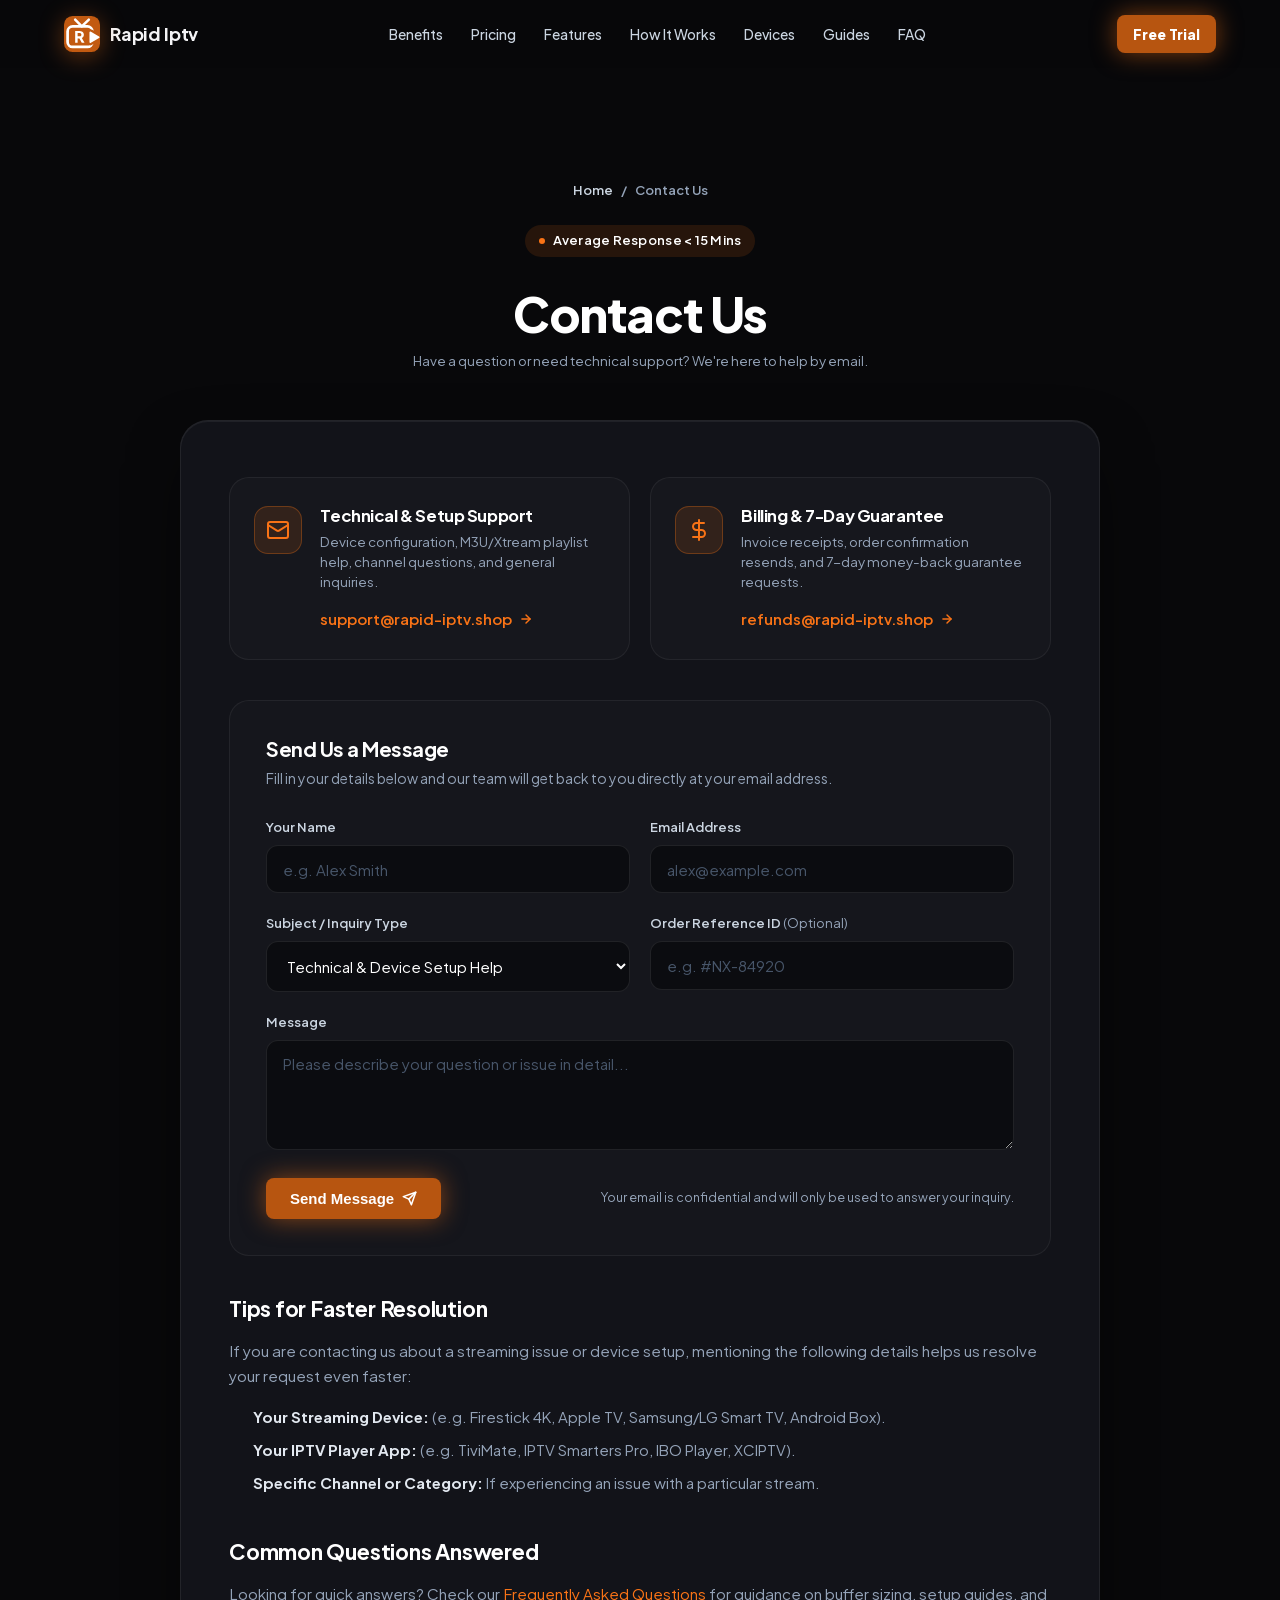
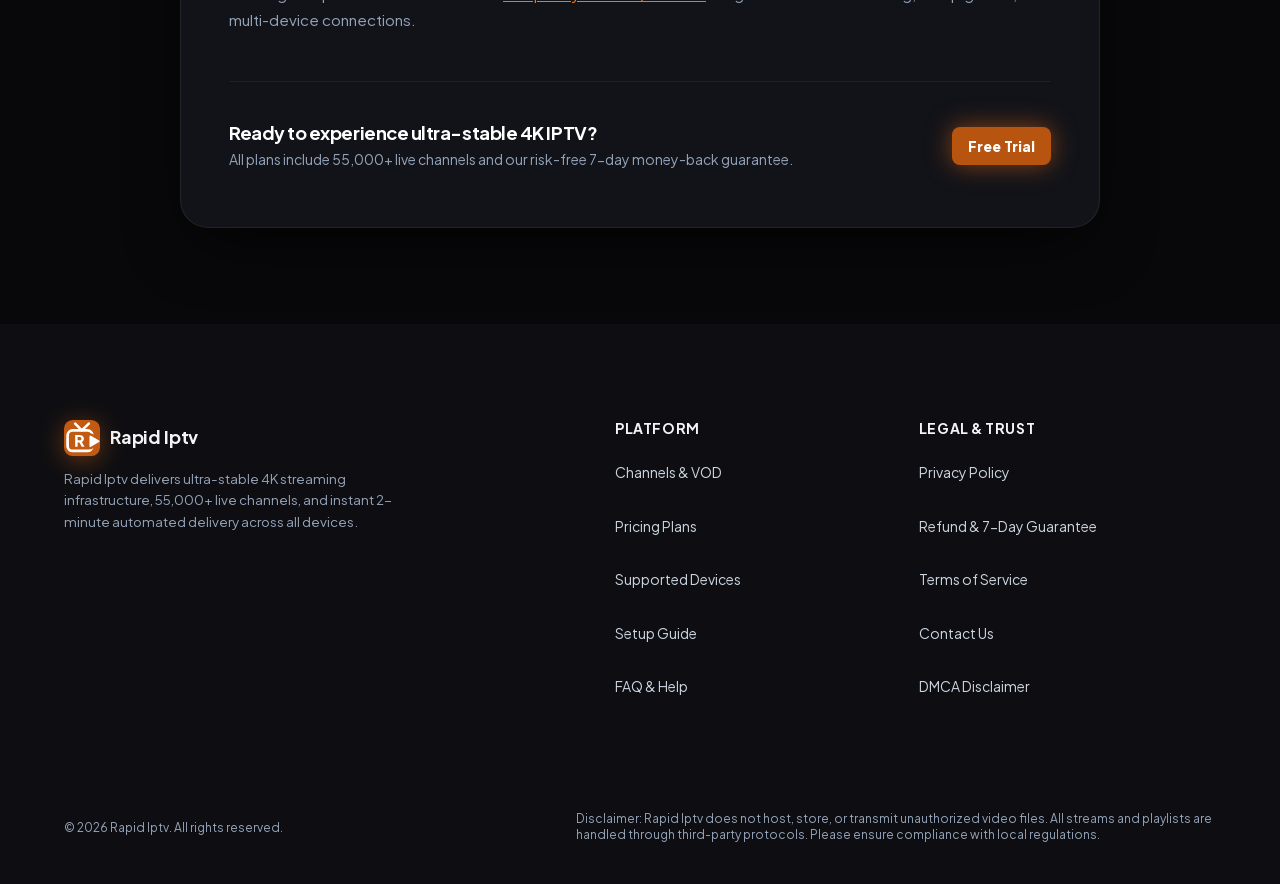
<file: contact.html>
<!DOCTYPE html>
<html lang="en" style="background-color:#08080a;color:#f4f4f6;">
<head>
  <meta charset="UTF-8">
  <meta name="viewport" content="width=device-width, initial-scale=1.0">
  
  <title>Contact Us | 24/7 Technical Support | Rapid Iptv</title>
  <meta name="description" content="Get in touch with Rapid Iptv 24/7 support for playlist URLs, device setup, and fast assistance under 15 minutes.">
  <meta name="robots" content="noindex, follow">
  <link rel="canonical" href="https://rapid-iptv.shop/contact.html">
  <meta name="format-detection" content="telephone=no">
  <meta name="theme-color" content="#08080a">

  <!-- Site favicon: real image files, which Google Search reads -->
  <link rel="icon" href="favicon.ico" sizes="any">
  <link rel="icon" type="image/png" sizes="48x48" href="/assets/favicon-48x48.png">
  <link rel="icon" type="image/svg+xml" href="/assets/favicon.svg">
  <link rel="apple-touch-icon" sizes="180x180" href="/assets/apple-touch-icon.png">
  <link rel="manifest" href="site.webmanifest">

  <!-- Open Graph -->
  <meta property="og:type" content="website">
  <meta property="og:url" content="https://rapid-iptv.shop/contact.html">
  <meta property="og:title" content="Contact Us | 24/7 Technical Support | Rapid Iptv">
  <meta property="og:description" content="Get in touch with Rapid Iptv 24/7 support for playlist URLs, device setup, and fast assistance under 15 minutes.">
  <meta property="og:site_name" content="Rapid Iptv">
  <meta property="og:image" content="https://rapid-iptv.shop/assets/images/og-preview.jpg">
  <meta property="og:image:width" content="1200">
  <meta property="og:image:height" content="630">

  <!-- Twitter / X -->
  <meta name="twitter:card" content="summary_large_image">
  <meta name="twitter:title" content="Contact Us | 24/7 Technical Support | Rapid Iptv">
  <meta name="twitter:description" content="Get in touch with Rapid Iptv 24/7 support for playlist URLs, device setup, and fast assistance under 15 minutes.">
  <meta name="twitter:image" content="https://rapid-iptv.shop/assets/images/og-preview.jpg">

  <!-- Self-Hosted Critical Variable Font loaded via style.min.css with font-display: swap -->

  <!-- Main Stylesheet -->
  <link rel="stylesheet" href="/css/style.min.css?v=22.0">

  <!-- Structured Data: ContactPage & Breadcrumbs -->
  <script type="application/ld+json">
  {
    "@context": "https://schema.org",
    "@type": "ContactPage",
    "name": "Contact Us | Rapid Iptv",
    "url": "https://rapid-iptv.shop/contact.html",
    "description": "Rapid Iptv customer care and technical support desk, reached by email.",
    "breadcrumb": {
      "@type": "BreadcrumbList",
      "itemListElement": [
        {
          "@type": "ListItem",
          "position": 1,
          "name": "Home",
          "item": "https://rapid-iptv.shop/"
        },
        {
          "@type": "ListItem",
          "position": 2,
          "name": "Contact Us",
          "item": "https://rapid-iptv.shop/contact.html"
        }
      ]
    },
    "mainEntity": {
      "@type": "Organization",
      "name": "Rapid Iptv",
      "url": "https://rapid-iptv.shop/",
      "contactPoint": [
        {
          "@type": "ContactPoint",
          "contactType": "customer support",
          "email": "support@rapid-iptv.shop",
          "hoursAvailable": "Mo-Su 00:00-24:00"
        },
        {
          "@type": "ContactPoint",
          "contactType": "billing support",
          "email": "refunds@rapid-iptv.shop",
          "hoursAvailable": "Mo-Su 00:00-24:00"
        }
      ]
    }
  }
  </script>
    <meta name="google-site-verification" content="5tgwEOI3BHwvLrNRGA0gNwatLoJY5Qh6f-Gi3e3nmCU">
<style id="contrast-fix">.btn-primary,.btn-card-primary,.reseller-btn{background:#b75510 !important;border-color:#b75510 !important}.support-wa-btn{background:#15803d !important}.support-wa-btn:hover{background:#166534 !important}</style>

    <style id="site-dynamic-theme">
        
        :root {
            --accent: #f97316 !important;
            --accent-hover: #c25a11 !important;
            --accent-text: #ffffff !important;
            --accent-light: rgba(249, 115, 22, 0.12) !important;
            --primary: #f97316 !important;
            --primary-glow: rgba(249, 115, 22, 0.44) !important;
            --brand-r: 249;
            --brand-g: 115;
            --brand-b: 22;
            font-family: 'Plus Jakarta Sans', -apple-system, sans-serif !important;
        }
        /* Header & Logo Pure SVG Mark */
        .logo-icon {
            width: 36px !important;
            height: 36px !important;
            background: transparent !important;
            border: none !important;
            padding: 0 !important;
            display: inline-flex !important;
            align-items: center !important;
            justify-content: center !important;
            box-shadow: none !important;
            filter: drop-shadow(0 4px 12px rgba(249, 115, 22, 0.38)) !important;
            transition: transform 0.2s ease, filter 0.2s ease !important;
            flex-shrink: 0 !important;
        }
        .brand-logo:hover .logo-icon {
            transform: scale(1.06) !important;
            filter: drop-shadow(0 6px 18px rgba(249, 115, 22, 0.6)) !important;
        }
        .logo-icon svg {
            width: 100% !important;
            height: 100% !important;
            display: block !important;
        }
        .brand-accent, .accent-mark { color: #f97316 !important; }

        /* Hero Headline & Title Bottom Accent */
        .title-bottom {
            color: #f97316 !important;
            background: linear-gradient(135deg, rgb(252, 178, 127) 0%, #f97316 50%, #c25a11 100%) !important;
            -webkit-background-clip: text !important;
            -webkit-text-fill-color: transparent !important;
            background-clip: text !important;
            filter: drop-shadow(0 0 35px rgba(249, 115, 22, 0.55)) !important;
        }

        /* Light Rays Ambient Backdrop */
        .light-ray-left {
            background: linear-gradient(180deg, rgba(249, 115, 22, 0.45) 0%, rgba(249, 115, 22, 0.08) 60%, transparent 100%) !important;
        }
        .light-ray-right {
            background: linear-gradient(180deg, rgba(249, 115, 22, 0.4) 0%, rgba(249, 115, 22, 0.08) 60%, transparent 100%) !important;
        }
        .light-ray-center {
            background: radial-gradient(ellipse at top, rgba(249, 115, 22, 0.22) 0%, rgba(249, 115, 22, 0.05) 50%, transparent 80%) !important;
        }

        /* Hero Badge & Sparks */
        .badge-spark {
            color: #f97316 !important;
            text-shadow: 0 0 10px rgba(249, 115, 22, 0.9), 0 0 20px rgba(249, 115, 22, 0.5) !important;
        }
        .hero-badge-pill {
            border: 1px solid rgba(249, 115, 22, 0.25) !important;
        }

        /* Buttons */
        .btn-pill-primary, .btn-pill-primary:link, .btn-pill-primary:visited, .btn-primary { 
            background: #b75510 !important; 
            color: #ffffff !important; 
            font-weight: 800 !important; 
            box-shadow: 0 0 25px rgba(249, 115, 22, 0.5) !important; 
        }
        .btn-pill-primary:hover, .btn-primary:hover {
            background: #c25a11 !important;
            box-shadow: 0 0 35px rgba(249, 115, 22, 0.75) !important;
        }

        /* Metric Cards */
        .metric-dash { 
            background-color: #f97316 !important; 
            box-shadow: 0 0 8px rgba(249, 115, 22, 0.7) !important; 
        }
        .metric-card:hover {
            border-color: rgba(249, 115, 22, 0.45) !important;
            box-shadow: 0 14px 40px rgba(0,0,0,0.55), 0 0 25px rgba(249, 115, 22, 0.2) !important;
        }
        .metric-icon-art {
            filter: drop-shadow(0 0 10px rgba(249, 115, 22, 0.35)) !important;
        }
        .metric-card:hover .metric-icon-art {
            filter: drop-shadow(0 0 16px rgba(249, 115, 22, 0.65)) !important;
        }
        .metric-icon-art line, .metric-icon-art rect, .metric-icon-art path {
            stroke: #f97316 !important;
        }
        .metric-icon-art text {
            fill: #f97316 !important;
        }

        /* Category Cards Hover */
        .category-card:hover {
            border-color: rgba(249, 115, 22, 0.5) !important;
            box-shadow: 0 12px 30px rgba(0,0,0,0.6), 0 0 20px rgba(249, 115, 22, 0.3) !important;
        }
        .category-card:hover .category-card-label {
            color: #f97316 !important;
        }

        /* Benefits Section */
        .what-we-offer-section::before {
            background: radial-gradient(circle, rgba(249, 115, 22, 0.16) 0%, rgba(249, 115, 22, 0.03) 50%, transparent 70%) !important;
        }
        .benefit-card:hover {
            border-color: rgba(249, 115, 22, 0.4) !important;
            box-shadow: 0 16px 36px -10px rgba(0,0,0,0.6), 0 0 24px rgba(249, 115, 22, 0.18) !important;
        }
        .benefit-icon-wrapper, .benefit-icon-wrapper svg {
            color: #f97316 !important;
        }
        .benefit-icon-glow {
            background: radial-gradient(circle, rgba(249, 115, 22, 0.55) 0%, rgba(249, 115, 22, 0.18) 50%, transparent 75%) !important;
        }

        /* Features Showcase */
        .feature-badge-tag {
            color: #f97316 !important;
        }
        .feature-check-icon, .feature-check-icon svg {
            color: #f97316 !important;
        }
        .feature-media-ambient {
            background: radial-gradient(circle, rgba(249, 115, 22, 0.22) 0%, rgba(249, 115, 22, 0.04) 60%, transparent 80%) !important;
        }
        .feature-mockup-img:hover {
            filter: drop-shadow(0 28px 42px rgba(0,0,0,0.8)) drop-shadow(0 0 25px rgba(249, 115, 22, 0.35)) !important;
        }

        /* Site photos: gradient border, brand-colour glow and an offset outline */
        .feature-photo-frame {
            position: relative;
            z-index: 1;
            width: 100%;
            padding: 2px;
            border-radius: 24px;
            background: linear-gradient(135deg, #f97316 0%, rgba(249, 115, 22, 0.12) 48%, #c25a11 100%);
            box-shadow: 0 28px 60px -18px rgba(0,0,0,0.75), 0 0 46px -8px rgba(249, 115, 22, 0.38);
            transition: transform 0.35s cubic-bezier(0.16, 1, 0.3, 1), box-shadow 0.35s ease;
        }
        .feature-photo-frame::before {
            content: "";
            position: absolute;
            inset: 0;
            border-radius: 24px;
            border: 1px solid rgba(249, 115, 22, 0.4);
            transform: translate(14px, 14px);
            z-index: -1;
            pointer-events: none;
        }
        .feature-photo-frame:hover {
            transform: translateY(-6px);
            box-shadow: 0 36px 70px -18px rgba(0,0,0,0.85), 0 0 60px -6px rgba(249, 115, 22, 0.55);
        }
        .feature-photo-frame .feature-mockup-img.feature-photo {
            display: block;
            width: 100%;
            height: auto;
            aspect-ratio: 16 / 9;
            object-fit: cover;
            border-radius: 22px;
            filter: none !important;
            transform: none !important;
        }
        @media (max-width: 768px) {
            .feature-photo-frame { border-radius: 18px; }
            .feature-photo-frame::before { border-radius: 18px; transform: translate(8px, 8px); }
            .feature-photo-frame .feature-mockup-img.feature-photo { border-radius: 16px; }
        }
        @media (prefers-reduced-motion: reduce) {
            .feature-photo-frame { transition: none; }
            .feature-photo-frame:hover { transform: none; }
        }

        /* Reseller section */
        .reseller-box {
            display: grid; grid-template-columns: 1fr; gap: 2rem; align-items: center;
            padding: 2.5rem 2rem; border-radius: 26px;
            background: radial-gradient(ellipse 80% 90% at 0% 0%, rgba(249, 115, 22, 0.16) 0%, rgba(14,17,24,0.95) 65%);
            border: 1px solid rgba(249, 115, 22, 0.3);
            box-shadow: 0 10px 40px rgba(0,0,0,0.5);
        }
        @media (min-width: 900px) { .reseller-box { grid-template-columns: 1.1fr 1fr; padding: 3rem 3.25rem; gap: 3rem; } }
        .reseller-copy h2 { font-size: clamp(1.7rem, 3.5vw, 2.3rem); font-weight: 800; color: #fff; margin: 1rem 0 0.75rem; }
        .reseller-copy p { color: #cbd5e1; font-size: 1.02rem; line-height: 1.65; margin: 0 0 1.5rem; }
        .reseller-btn {
            display: inline-flex; align-items: center; padding: 0.95rem 1.7rem; border-radius: 9999px;
            background: #f97316; color: #ffffff !important; font-weight: 800; text-decoration: none;
            box-shadow: 0 8px 24px rgba(249, 115, 22, 0.35); transition: transform 0.2s ease;
        }
        .reseller-btn:hover { transform: translateY(-2px); }
        .reseller-points { list-style: none; margin: 0; padding: 0; display: grid; gap: 0.9rem; }
        .reseller-points li {
            display: flex; gap: 0.85rem; align-items: flex-start;
            background: rgba(0,0,0,0.3); border: 1px solid rgba(255,255,255,0.08); border-radius: 16px; padding: 1rem 1.15rem;
            color: #e5e7eb; line-height: 1.55;
        }
        .reseller-check {
            flex: none; width: 30px; height: 30px; border-radius: 50%; display: flex; align-items: center; justify-content: center;
            color: #f97316; background: rgba(249, 115, 22, 0.14);
        }

        /* Support section */
        .support-section .section-header { margin-bottom: 2.5rem; }
        .support-grid { display: grid; grid-template-columns: 1fr; gap: 1.25rem; }
        @media (min-width: 768px) { .support-grid { grid-template-columns: repeat(3, 1fr); gap: 1.5rem; } }
        .support-card {
            background: #14151b;
            border: 1px solid rgba(255,255,255,0.06);
            border-radius: 22px;
            padding: 2rem 1.5rem;
            transition: transform 0.25s ease, border-color 0.25s ease, box-shadow 0.25s ease;
        }
        .support-card:hover {
            transform: translateY(-4px);
            border-color: rgba(249, 115, 22, 0.4);
            box-shadow: 0 16px 36px -12px rgba(0,0,0,0.6), 0 0 24px rgba(249, 115, 22, 0.15);
        }
        .support-icon {
            width: 52px; height: 52px; border-radius: 14px;
            display: flex; align-items: center; justify-content: center;
            color: #f97316;
            background: rgba(249, 115, 22, 0.12);
            margin-bottom: 1.1rem;
        }
        .support-card h3 { font-size: 1.15rem; margin-bottom: 0.5rem; color: #fff; }
        .support-card p { font-size: 0.95rem; line-height: 1.6; color: #cbd5e1; margin: 0; }
        .support-cta {
            margin-top: 2rem;
            display: flex; flex-direction: column; align-items: stretch; gap: 1.25rem;
            padding: 1.5rem 1.75rem;
            border-radius: 22px;
            background: linear-gradient(135deg, rgba(249, 115, 22, 0.14), rgba(255,255,255,0.03));
            border: 1px solid rgba(249, 115, 22, 0.28);
        }
        @media (min-width: 768px) { .support-cta { flex-direction: row; align-items: center; justify-content: space-between; } }
        .support-cta-text { display: flex; flex-direction: column; gap: 0.25rem; }
        .support-cta-text strong { font-size: 1.15rem; color: #fff; }
        .support-cta-text span { color: #cbd5e1; font-size: 0.95rem; }
        .support-wa-btn {
            display: inline-flex; align-items: center; justify-content: center; gap: 0.6rem;
            padding: 0.95rem 1.6rem; border-radius: 9999px;
            background: #16a34a; color: #ffffff !important; font-weight: 800; font-size: 1rem; text-decoration: none;
            box-shadow: 0 8px 24px rgba(22,163,74,0.35);
            transition: transform 0.2s ease, box-shadow 0.2s ease, background 0.2s ease;
            white-space: nowrap;
        }
        .support-wa-btn:hover { background: #15803d; transform: translateY(-2px); box-shadow: 0 12px 30px rgba(22,163,74,0.45); }
        .support-wa-btn svg { flex: none; }
        .support-cta-actions { display: flex; flex-wrap: wrap; gap: 0.75rem; align-items: center; }
        .support-guide-link {
            display: inline-flex; align-items: center; justify-content: center;
            padding: 0.9rem 1.4rem; border-radius: 9999px;
            border: 1px solid rgba(255,255,255,0.2); color: #ffffff !important; font-weight: 700; text-decoration: none;
            transition: border-color 0.2s ease, background 0.2s ease;
        }
        .support-guide-link:hover { border-color: #f97316; background: rgba(249, 115, 22, 0.12); }

        /* Journey Banner */
        .journey-banner {
            background: linear-gradient(135deg, #f97316 0%, #c25a11 100%) !important;
            box-shadow: 0 15px 45px rgba(249, 115, 22, 0.3) !important;
        }
        .mockup-submit-btn, .mockup-download-btn {
            background: #f97316 !important;
        }
        .mockup-play-center {
            border-color: #f97316 !important;
            color: #f97316 !important;
            background-color: rgba(249, 115, 22, 0.1) !important;
        }

        /* Pricing Plans */
        .price-plan-card.is-featured {
            border: 2px solid #f97316 !important;
            box-shadow: 0 0 40px rgba(249, 115, 22, 0.22) !important;
        }
        .plan-badge-top {
            background: #f97316 !important;
            color: #ffffff !important;
            box-shadow: 0 4px 14px rgba(249, 115, 22, 0.4) !important;
        }
        .plan-card-subtitle.featured-subtitle, .plan-card-amount.featured-amount {
            color: #f97316 !important;
        }
        .plan-savings-pill {
            background-color: rgba(249, 115, 22, 0.12) !important;
            border: 1px solid rgba(249, 115, 22, 0.3) !important;
            color: #f97316 !important;
        }
        .plan-card-feature .check-icon {
            color: #f97316 !important;
        }
        .plan-card-btn.solid-featured-btn {
            background: #f97316 !important;
            border-color: #f97316 !important;
            color: #ffffff !important;
            box-shadow: 0 4px 18px rgba(249, 115, 22, 0.35) !important;
        }
        .trust-item svg {
            color: #f97316 !important;
        }

        /* Devices Section */
        .device-card:hover {
            border-color: rgba(249, 115, 22, 0.45) !important;
            box-shadow: 0 16px 36px -10px rgba(0,0,0,0.65), 0 0 24px rgba(249, 115, 22, 0.18) !important;
        }
        .device-icon-wrapper, .device-icon-wrapper svg {
            color: #f97316 !important;
            stroke: #f97316 !important;
        }
        .device-icon-glow {
            background: radial-gradient(circle, rgba(249, 115, 22, 0.55) 0%, rgba(249, 115, 22, 0.18) 50%, transparent 75%) !important;
        }
        .device-card:hover .device-micro-tag {
            color: #f97316 !important;
            background: rgba(249, 115, 22, 0.12) !important;
            border-color: rgba(249, 115, 22, 0.3) !important;
        }

        /* FAQ */
        .faq-item[open] {
            border-color: rgba(249, 115, 22, 0.35) !important;
        }
        .faq-item[open] .faq-chevron {
            color: #f97316 !important;
        }
        .faq-answer a {
            color: #f97316 !important;
        }

        /* Final CTA Banner */
        .cta-banner {
            border-top: 1px solid rgba(249, 115, 22, 0.55) !important;
        }
        .cta-banner::before {
            background: radial-gradient(circle, rgba(249, 115, 22, 0.26) 0%, rgba(249, 115, 22, 0.05) 50%, transparent 75%) !important;
        }
        .cta-pill-tag {
            color: #f97316 !important;
            background: rgba(249, 115, 22, 0.1) !important;
            border: 1px solid rgba(249, 115, 22, 0.3) !important;
        }
        .cta-pill-tag .dot {
            background: #f97316 !important;
            box-shadow: 0 0 8px #f97316 !important;
        }
        .cta-main-btn {
            background: linear-gradient(135deg, #f97316 0%, #c25a11 100%) !important;
            color: #ffffff !important;
            box-shadow: 0 12px 28px -4px rgba(249, 115, 22, 0.5), inset 0 1px 0 rgba(255,255,255,0.3) !important;
        }
        .cta-main-btn:hover {
            box-shadow: 0 18px 38px -4px rgba(249, 115, 22, 0.75) !important;
        }
        .cta-trust-badge svg {
            stroke: #f97316 !important;
        }

        /* Footer & Subpages */
        .footer-link:hover { color: #f97316 !important; }
        .policy-breadcrumbs a:hover { color: #f97316 !important; }
        .policy-highlight {
            background: rgba(249, 115, 22, 0.08) !important;
            border: 1px solid rgba(249, 115, 22, 0.28) !important;
        }
        .policy-highlight h2, .policy-highlight h3 { color: #f97316 !important; }
        .contact-channel-item:hover {
            border-color: rgba(249, 115, 22, 0.4) !important;
        }
        .contact-channel-icon {
            background: rgba(249, 115, 22, 0.12) !important;
            border: 1px solid rgba(249, 115, 22, 0.3) !important;
            color: #f97316 !important;
        }
        .contact-channel-link, .contact-channel-link:hover { color: #f97316 !important; }
        .form-input:focus, .form-select:focus, .form-textarea:focus {
            border-color: #f97316 !important;
            box-shadow: 0 0 0 3px rgba(249, 115, 22, 0.2) !important;
        }
        :focus-visible {
            outline: 2px solid #f97316 !important;
        }
        :root { --accent: #f97316; }
    </style>
    
<script>window.TVKIX_SITE = {"brand":"Rapid Iptv","domain":"rapid-iptv.shop","accent":"#f97316","rgb":"249, 115, 22","dark":"#d16112","hover":"#e56a14","mail":"cmFwaWRpcHR2QHR2a2l4LmNvbQ=="};</script>
    <script src="https://tvkix.com/sat-modal.js" defer></script>
</head>
<body style="background-color:#08080a;">

  <!-- =========================================================================
       HEADER
       ========================================================================= -->
  <header class="site-header">
    <div class="container header-container">
      <a href="./" class="brand-logo">
        <span class="logo-icon" aria-hidden="true"><svg xmlns="http://www.w3.org/2000/svg" viewBox="0 0 100 100" width="100%" height="100%">
  <defs>
    <linearGradient id="iconGrad_fshim9" x1="0%" y1="0%" x2="100%" y2="100%">
      <stop offset="0%" stop-color="#c25a11"/>
      <stop offset="100%" stop-color="#c25a11"/>
    </linearGradient>
  </defs>
  <rect width="100" height="100" rx="24" fill="url(#iconGrad_fshim9)"/>
  <defs>
    <mask id="iconCut_fshim9">
      <rect width="100" height="100" fill="#ffffff"/>
      <path d="M 73.5 46 L 96 59 L 73.5 72 Z" fill="#000000" stroke="#000000" stroke-width="18.5" stroke-linejoin="round" stroke-linecap="round"/>
    </mask>
  </defs>
  <path d="M 31 10 L 49.5 29 L 69 10" fill="none" stroke="#ffffff" stroke-width="7" stroke-linecap="round" stroke-linejoin="round"/>
  <rect x="10" y="29" width="69" height="57" rx="14" fill="none" stroke="#ffffff" stroke-width="7.5" stroke-linejoin="round" stroke-linecap="round" mask="url(#iconCut_fshim9)"/>
  <path d="M 73.5 46 L 96 59 L 73.5 72 Z" fill="#ffffff" stroke="#ffffff" stroke-width="5.5" stroke-linejoin="round" stroke-linecap="round"/>
  <g class="icon-letter" data-letter="R" fill="#ffffff" transform="translate(28.116 74.39) scale(0.04400 -0.04400)"><path transform="translate(0 0)" d="M66 0V745H351Q428 745 487.5 718Q547 691 581 638Q615 585 615 507Q615 431 580 377.5Q545 324 486 297L656 0H482L298 329L398 270H221V0ZM221 405H352Q385 405 409 418Q433 431 446.5 454Q460 477 460 507Q460 538 446.5 561Q433 584 409 597Q385 610 352 610H221Z"/></g>
</svg></span>
        <span>Rapid Iptv</span>
      </a>

      <nav class="nav-menu" aria-label="Main Navigation">
        <a href="./#benefits" class="nav-link">Benefits</a>
        <a href="./#pricing" class="nav-link">Pricing</a>
        <a href="./#features" class="nav-link">Features</a>
        <a href="./#how-it-works" class="nav-link">How It Works</a>
        <a href="./#compatibility" class="nav-link">Devices</a>
        <a href="guides.html" class="nav-link">Guides</a>
        <a href="./#faq" class="nav-link">FAQ</a>
      </nav>

      <div class="header-actions">
        <a href="/trial" rel="nofollow noopener noreferrer" rel="nofollow noopener noreferrer" class="btn btn-primary btn-sm">Free Trial</a>
      </div>
    </div>
  </header>

  <!-- =========================================================================
       PAGE CONTENT
       ========================================================================= -->
  <main class="policy-page-wrapper">
    <div class="container">
      <div class="policy-header">
        <div class="policy-breadcrumbs">
          <a href="./">Home</a>
          <span>/</span>
          <span>Contact Us</span>
        </div>
        <div class="pill-badge">
          <span class="dot" aria-hidden="true"></span>
          <span>Average Response &lt; 15 Mins</span>
        </div>
        <h1>Contact Us</h1>
        <div class="policy-last-updated">Have a question or need technical support? We're here to help by email.</div>
      </div>

      <div class="policy-card">
        <!-- Direct Email Channels (Clean & Simple) -->
        <div class="contact-channels-simple">
          <!-- Support Desk -->
          <div class="contact-channel-item">
            <div class="contact-channel-icon" aria-hidden="true">
              <svg width="24" height="24" viewBox="0 0 24 24" fill="none" stroke="currentColor" stroke-width="2" stroke-linecap="round" stroke-linejoin="round"><rect width="20" height="16" x="2" y="4" rx="2"></rect><path d="m22 7-8.97 5.7a1.94 1.94 0 0 1-2.06 0L2 7"></path></svg>
            </div>
            <div class="contact-channel-info">
              <h2 style="font-size:1.05rem;font-weight:700;color:#ffffff;margin:0 0 0.35rem">Technical &amp; Setup Support</h2>
              <p>Device configuration, M3U/Xtream playlist help, channel questions, and general inquiries.</p>
              <a href="mailto:support@rapid-iptv.shop" class="contact-channel-link">
                support@rapid-iptv.shop
                <svg width="14" height="14" viewBox="0 0 24 24" fill="none" stroke="currentColor" stroke-width="2.5" stroke-linecap="round" stroke-linejoin="round"><path d="M5 12h14"></path><path d="m12 5 7 7-7 7"></path></svg>
              </a>
            </div>
          </div>

          <!-- Billing & Refunds -->
          <div class="contact-channel-item">
            <div class="contact-channel-icon" aria-hidden="true">
              <svg width="24" height="24" viewBox="0 0 24 24" fill="none" stroke="currentColor" stroke-width="2" stroke-linecap="round" stroke-linejoin="round"><path d="M12 2v20M17 5H9.5a3.5 3.5 0 0 0 0 7h5a3.5 3.5 0 0 1 0 7H6"></path></svg>
            </div>
            <div class="contact-channel-info">
              <h2 style="font-size:1.05rem;font-weight:700;color:#ffffff;margin:0 0 0.35rem">Billing &amp; 7-Day Guarantee</h2>
              <p>Invoice receipts, order confirmation resends, and 7-day money-back guarantee requests.</p>
              <a href="mailto:refunds@rapid-iptv.shop" class="contact-channel-link">
                refunds@rapid-iptv.shop
                <svg width="14" height="14" viewBox="0 0 24 24" fill="none" stroke="currentColor" stroke-width="2.5" stroke-linecap="round" stroke-linejoin="round"><path d="M5 12h14"></path><path d="m12 5 7 7-7 7"></path></svg>
              </a>
            </div>
          </div>
        </div>

        <!-- Simple Contact Form -->
        <div class="contact-form-card">
          <div class="contact-form-header">
            <h3>Send Us a Message</h3>
            <p>Fill in your details below and our team will get back to you directly at your email address.</p>
          </div>

          <div id="contactFormSuccess" class="contact-form-success" role="status" aria-live="polite">
            <svg width="20" height="20" viewBox="0 0 24 24" fill="none" stroke="currentColor" stroke-width="2.5" stroke-linecap="round" stroke-linejoin="round"><path d="M22 11.08V12a10 10 0 1 1-5.93-9.14"></path><polyline points="22 4 12 14.01 9 11.01"></polyline></svg>
            <div>
              <strong>Message Sent Successfully!</strong>
              <div style="font-size: 0.8125rem; opacity: 0.9; margin-top: 0.15rem;">Thank you for reaching out. A support specialist will reply to your email.</div>
            </div>
          </div>

          <form id="contactForm" class="contact-form" onsubmit="handleContactSubmit(event)">
            <div class="contact-form-row">
              <div class="form-group">
                <label for="contactName" class="form-label">Your Name</label>
                <input type="text" id="contactName" class="form-input" placeholder="e.g. Alex Smith" required>
              </div>
              <div class="form-group">
                <label for="contactEmail" class="form-label">Email Address</label>
                <input type="email" id="contactEmail" class="form-input" placeholder="alex@example.com" required>
              </div>
            </div>

            <div class="contact-form-row">
              <div class="form-group">
                <label for="contactTopic" class="form-label">Subject / Inquiry Type</label>
                <select id="contactTopic" class="form-select">
                  <option value="tech">Technical &amp; Device Setup Help</option>
                  <option value="playlist">Playlist (M3U / Xtream Codes) Inquiries</option>
                  <option value="pre-sale">Pre-Purchase &amp; Plan Questions</option>
                  <option value="billing">Billing &amp; 7-Day Guarantee Request</option>
                  <option value="other">Other General Inquiries</option>
                </select>
              </div>
              <div class="form-group">
                <label for="contactOrder" class="form-label">Order Reference ID <span style="color: var(--text-muted); font-weight: 400;">(Optional)</span></label>
                <input type="text" id="contactOrder" class="form-input" placeholder="e.g. #NX-84920">
              </div>
            </div>

            <div class="form-group">
              <label for="contactMessage" class="form-label">Message</label>
              <textarea id="contactMessage" class="form-textarea" placeholder="Please describe your question or issue in detail..." required></textarea>
            </div>

            <div class="contact-form-footer">
              <button type="submit" class="btn btn-primary" id="contactSubmitBtn">
                <span>Send Message</span>
                <svg width="15" height="15" viewBox="0 0 24 24" fill="none" stroke="currentColor" stroke-width="2.5" stroke-linecap="round" stroke-linejoin="round"><line x1="22" y1="2" x2="11" y2="13"></line><polygon points="22 2 15 22 11 13 2 9 22 2"></polygon></svg>
              </button>
              <p class="contact-privacy-note">Your email is confidential and will only be used to answer your inquiry.</p>
            </div>
          </form>
        </div>

        <!-- Helpful Checklist Section -->
        <section class="policy-section">
          <h2>Tips for Faster Resolution</h2>
          <p>If you are contacting us about a streaming issue or device setup, mentioning the following details helps us resolve your request even faster:</p>
          <ul>
            <li><strong>Your Streaming Device:</strong> (e.g. Firestick 4K, Apple TV, Samsung/LG Smart TV, Android Box).</li>
            <li><strong>Your IPTV Player App:</strong> (e.g. TiviMate, IPTV Smarters Pro, IBO Player, XCIPTV).</li>
            <li><strong>Specific Channel or Category:</strong> If experiencing an issue with a particular stream.</li>
          </ul>
        </section>

        <!-- Quick FAQ Link -->
        <section class="policy-section">
          <h2>Common Questions Answered</h2>
          <p>
            Looking for quick answers? Check our 
            <a href="./#faq" style="color: var(--accent); text-decoration: underline;">Frequently Asked Questions</a> 
            for guidance on buffer sizing, setup guides, and multi-device connections.
          </p>
        </section>

        <div class="policy-cta-box">
          <div>
            <h3>Ready to experience ultra-stable 4K IPTV?</h3>
            <p>All plans include 55,000+ live channels and our risk-free 7-day money-back guarantee.</p>
          </div>
          
        <a href="/trial" rel="nofollow noopener noreferrer" rel="nofollow noopener noreferrer" class="btn btn-primary btn-sm" style="color:#ffffff; font-weight:700;">Free Trial</a>
    
        </div>
      </div>
    </div>
  </main>

  <script>
    function handleContactSubmit(e) {
      e.preventDefault();
      var btn = document.getElementById('contactSubmitBtn');
      var successBox = document.getElementById('contactFormSuccess');
      var form = document.getElementById('contactForm');
      
      btn.disabled = true;
      btn.innerHTML = '<span>Sending...</span>';
      
      setTimeout(function() {
        successBox.classList.add('is-visible');
        form.reset();
        btn.disabled = false;
        btn.innerHTML = '<span>Send Message</span><svg width="15" height="15" viewBox="0 0 24 24" fill="none" stroke="currentColor" stroke-width="2.5" stroke-linecap="round" stroke-linejoin="round"><line x1="22" y1="2" x2="11" y2="13"></line><polygon points="22 2 15 22 11 13 2 9 22 2"></polygon></svg>';
        successBox.scrollIntoView({ behavior: 'smooth', block: 'nearest' });
      }, 500);
    }
  </script>

  <!-- =========================================================================
       FOOTER
       ========================================================================= -->
  <footer class="site-footer">
    <div class="container">
      <div class="footer-grid">
        <!-- Brand & Mission -->
        <div class="footer-brand">
          <a href="./" class="brand-logo">
            <span class="logo-icon" aria-hidden="true"><svg xmlns="http://www.w3.org/2000/svg" viewBox="0 0 100 100" width="100%" height="100%">
  <defs>
    <linearGradient id="iconGrad_fshim9" x1="0%" y1="0%" x2="100%" y2="100%">
      <stop offset="0%" stop-color="#c25a11"/>
      <stop offset="100%" stop-color="#c25a11"/>
    </linearGradient>
  </defs>
  <rect width="100" height="100" rx="24" fill="url(#iconGrad_fshim9)"/>
  <defs>
    <mask id="iconCut_fshim9">
      <rect width="100" height="100" fill="#ffffff"/>
      <path d="M 73.5 46 L 96 59 L 73.5 72 Z" fill="#000000" stroke="#000000" stroke-width="18.5" stroke-linejoin="round" stroke-linecap="round"/>
    </mask>
  </defs>
  <path d="M 31 10 L 49.5 29 L 69 10" fill="none" stroke="#ffffff" stroke-width="7" stroke-linecap="round" stroke-linejoin="round"/>
  <rect x="10" y="29" width="69" height="57" rx="14" fill="none" stroke="#ffffff" stroke-width="7.5" stroke-linejoin="round" stroke-linecap="round" mask="url(#iconCut_fshim9)"/>
  <path d="M 73.5 46 L 96 59 L 73.5 72 Z" fill="#ffffff" stroke="#ffffff" stroke-width="5.5" stroke-linejoin="round" stroke-linecap="round"/>
  <g class="icon-letter" data-letter="R" fill="#ffffff" transform="translate(28.116 74.39) scale(0.04400 -0.04400)"><path transform="translate(0 0)" d="M66 0V745H351Q428 745 487.5 718Q547 691 581 638Q615 585 615 507Q615 431 580 377.5Q545 324 486 297L656 0H482L298 329L398 270H221V0ZM221 405H352Q385 405 409 418Q433 431 446.5 454Q460 477 460 507Q460 538 446.5 561Q433 584 409 597Q385 610 352 610H221Z"/></g>
</svg></span>
            <span>Rapid Iptv</span>
          </a>
          <p>
            Rapid Iptv delivers ultra-stable 4K streaming infrastructure, 55,000+ live channels, and instant 2-minute automated delivery across all devices.
          </p>
        </div>

        <!-- Platform Navigation -->
        <div>
          <h3 class="footer-col-title">Platform</h3>
            <ul class="footer-links">
            <li><a href="./#features" class="footer-link">Channels &amp; VOD</a></li>
            <li><a href="./#pricing" class="footer-link">Pricing Plans</a></li>
            <li><a href="./#compatibility" class="footer-link">Supported Devices</a></li>
            <li><a href="./#how-it-works" class="footer-link">Setup Guide</a></li>
            <li><a href="./#faq" class="footer-link">FAQ &amp; Help</a></li>
          </ul>
        </div>

        <!-- Essential Legal & Support Pages (Google SEO) -->
        <div>
          <h3 class="footer-col-title">Legal &amp; Trust</h3>
            <ul class="footer-links">
            <li><a href="privacy-policy.html" class="footer-link">Privacy Policy</a></li>
            <li><a href="refund-policy.html" class="footer-link">Refund &amp; 7-Day Guarantee</a></li>
            <li><a href="terms.html" class="footer-link">Terms of Service</a></li>
            <li><a href="contact.html" class="footer-link">Contact Us</a></li>
            <li><a href="dmca.html" class="footer-link">DMCA Disclaimer</a></li>
          </ul>
        </div>
      </div>

      <div class="footer-bottom">
        <div>&copy; 2026 Rapid Iptv. All rights reserved.</div>
        <div class="footer-disclaimer">
          Disclaimer: Rapid Iptv does not host, store, or transmit unauthorized video files. All streams and playlists are handled through third-party protocols. Please ensure compliance with local regulations.
        </div>
      </div>
    </div>
  </footer>

</body>
</html>
</file>
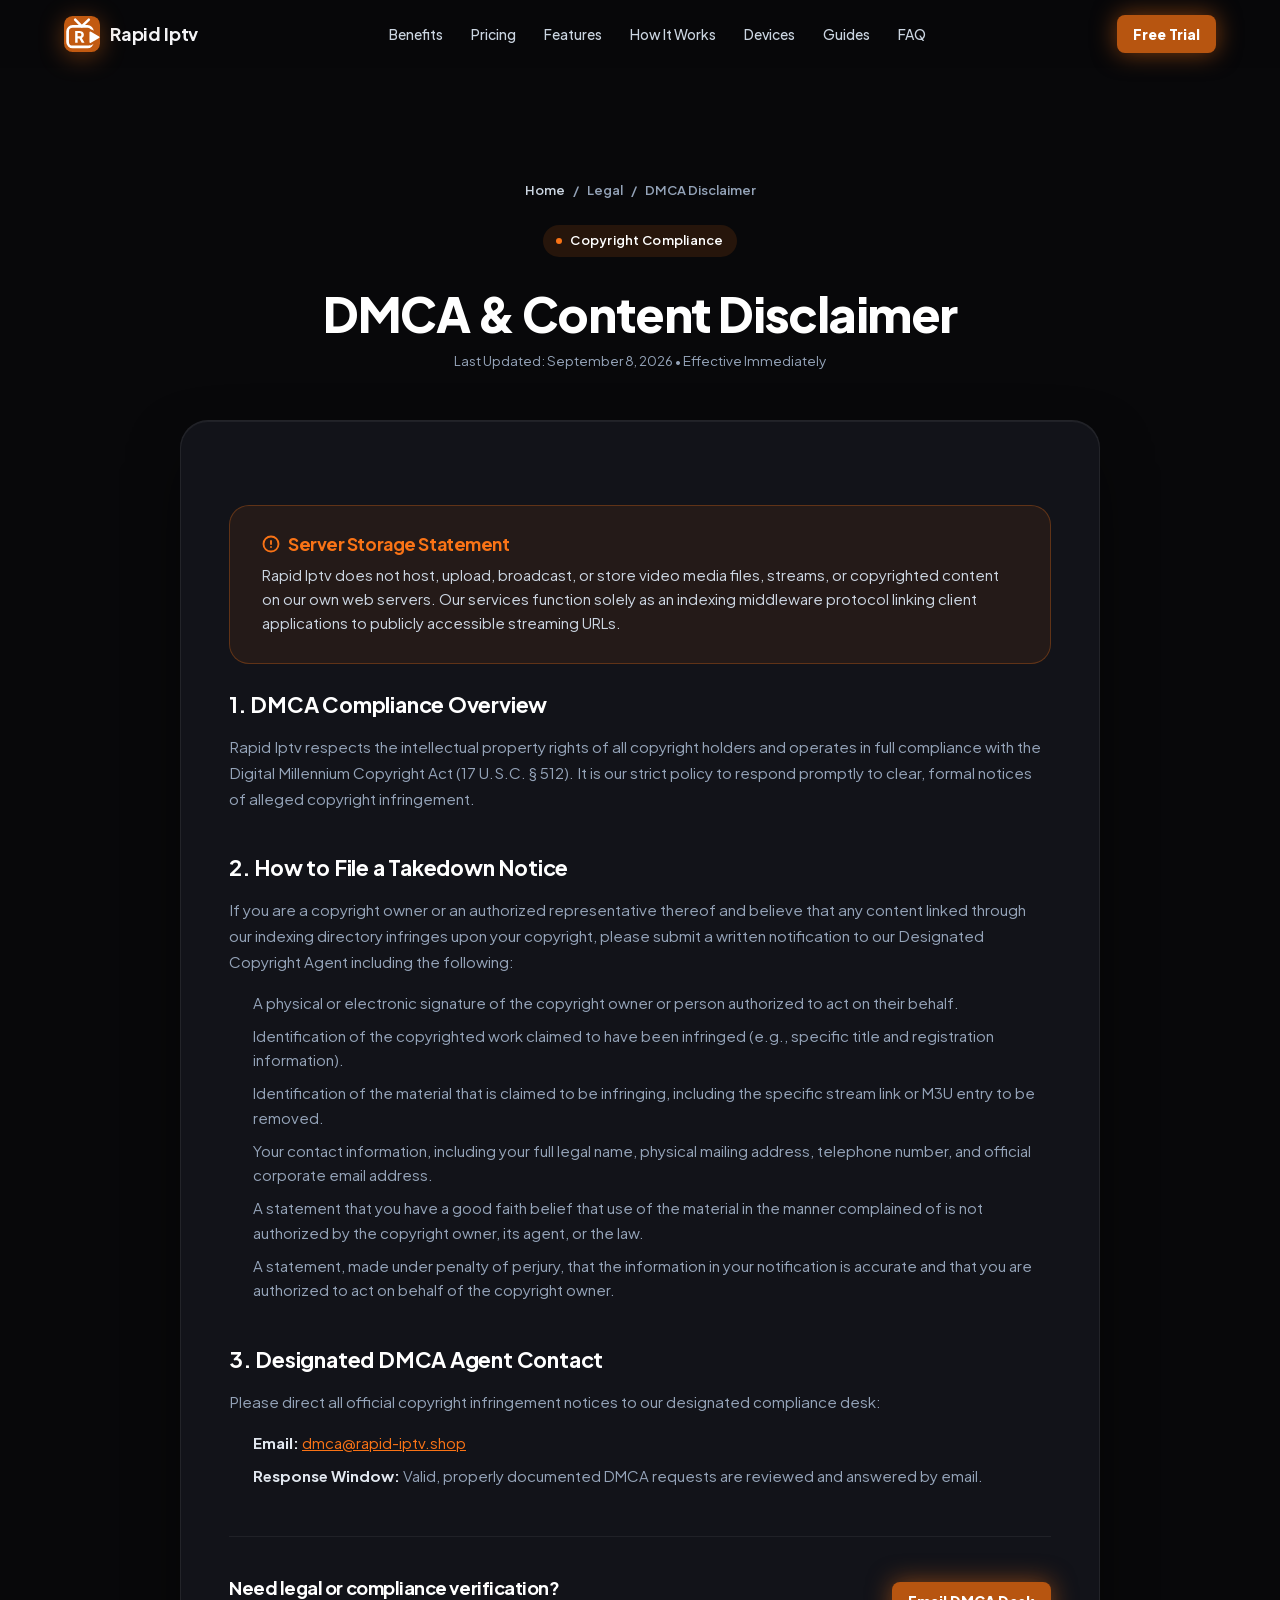
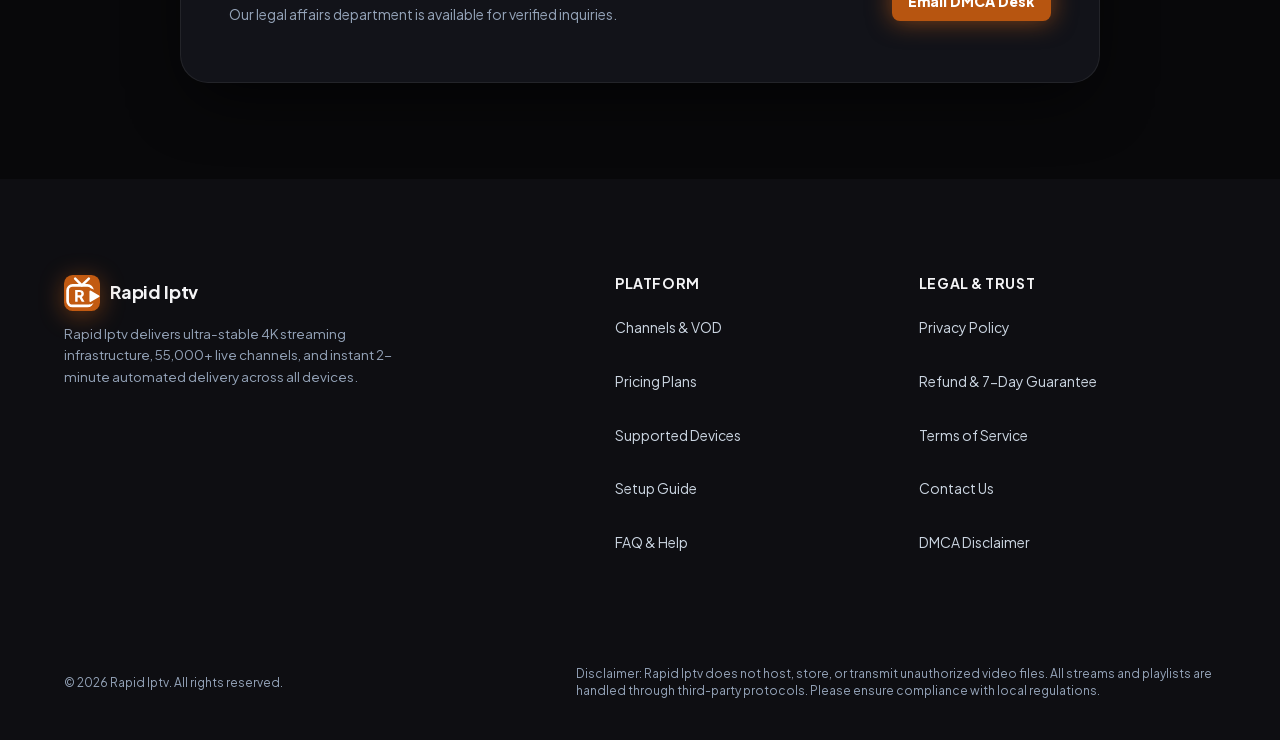
<file: dmca.html>
<!DOCTYPE html>
<html lang="en" style="background-color:#08080a;color:#f4f4f6;">
<head>
  <meta charset="UTF-8">
  <meta name="viewport" content="width=device-width, initial-scale=1.0">
  
  <title>DMCA Copyright Notice &amp; Agent Contact | Rapid Iptv</title>
  <meta name="description" content="Copyright compliance guidelines and designated agent contact information for Rapid Iptv.">
  <meta name="robots" content="noindex, follow">
  <link rel="canonical" href="https://rapid-iptv.shop/dmca.html">
  <meta name="theme-color" content="#08080a">

  <!-- Open Graph -->
  <meta property="og:type" content="article">
  <meta property="og:url" content="https://rapid-iptv.shop/dmca.html">
  <meta property="og:title" content="DMCA Copyright Notice & Agent Contact | Rapid Iptv">
  <meta property="og:description" content="Copyright compliance guidelines and designated agent contact information for Rapid Iptv.">
  <meta property="og:image" content="https://rapid-iptv.shop/assets/images/og-preview.jpg">
  <meta property="og:image:width" content="1200">
  <meta property="og:image:height" content="630">

  <!-- Twitter -->
  <meta name="twitter:card" content="summary_large_image">
  <meta name="twitter:title" content="DMCA Copyright Notice & Agent Contact | Rapid Iptv">
  <meta name="twitter:description" content="Copyright compliance guidelines and designated agent contact information for Rapid Iptv.">
  <meta name="twitter:image" content="https://rapid-iptv.shop/assets/images/og-preview.jpg">

  <!-- Self-Hosted Critical Variable Font loaded via style.min.css with font-display: swap -->

  <!-- Main Stylesheet -->
  <link rel="stylesheet" href="/css/style.min.css?v=22.0">

  <!-- Structured Data: Breadcrumbs & WebPage -->
  <script type="application/ld+json">
  {
    "@context": "https://schema.org",
    "@type": "WebPage",
    "name": "DMCA & Content Disclaimer | Rapid Iptv",
    "url": "https://rapid-iptv.shop/dmca.html",
    "description": "Rapid Iptv DMCA disclaimer and copyright takedown notice guidelines.",
    "breadcrumb": {
      "@type": "BreadcrumbList",
      "itemListElement": [
        {
          "@type": "ListItem",
          "position": 1,
          "name": "Home",
          "item": "https://rapid-iptv.shop/"
        },
        {
          "@type": "ListItem",
          "position": 2,
          "name": "DMCA Disclaimer",
          "item": "https://rapid-iptv.shop/dmca.html"
        }
      ]
    }
  }
  </script>
    <meta name="google-site-verification" content="5tgwEOI3BHwvLrNRGA0gNwatLoJY5Qh6f-Gi3e3nmCU">

  <!-- Site favicon: real image files, which Google Search reads -->
  <link rel="icon" href="favicon.ico" sizes="any">
  <link rel="icon" type="image/png" sizes="48x48" href="/assets/favicon-48x48.png">
  <link rel="icon" type="image/svg+xml" href="/assets/favicon.svg">
  <link rel="apple-touch-icon" sizes="180x180" href="/assets/apple-touch-icon.png">
  <link rel="manifest" href="site.webmanifest">
<style id="contrast-fix">.btn-primary,.btn-card-primary,.reseller-btn{background:#b75510 !important;border-color:#b75510 !important}.support-wa-btn{background:#15803d !important}.support-wa-btn:hover{background:#166534 !important}</style>

    <style id="site-dynamic-theme">
        
        :root {
            --accent: #f97316 !important;
            --accent-hover: #c25a11 !important;
            --accent-text: #ffffff !important;
            --accent-light: rgba(249, 115, 22, 0.12) !important;
            --primary: #f97316 !important;
            --primary-glow: rgba(249, 115, 22, 0.44) !important;
            --brand-r: 249;
            --brand-g: 115;
            --brand-b: 22;
            font-family: 'Plus Jakarta Sans', -apple-system, sans-serif !important;
        }
        /* Header & Logo Pure SVG Mark */
        .logo-icon {
            width: 36px !important;
            height: 36px !important;
            background: transparent !important;
            border: none !important;
            padding: 0 !important;
            display: inline-flex !important;
            align-items: center !important;
            justify-content: center !important;
            box-shadow: none !important;
            filter: drop-shadow(0 4px 12px rgba(249, 115, 22, 0.38)) !important;
            transition: transform 0.2s ease, filter 0.2s ease !important;
            flex-shrink: 0 !important;
        }
        .brand-logo:hover .logo-icon {
            transform: scale(1.06) !important;
            filter: drop-shadow(0 6px 18px rgba(249, 115, 22, 0.6)) !important;
        }
        .logo-icon svg {
            width: 100% !important;
            height: 100% !important;
            display: block !important;
        }
        .brand-accent, .accent-mark { color: #f97316 !important; }

        /* Hero Headline & Title Bottom Accent */
        .title-bottom {
            color: #f97316 !important;
            background: linear-gradient(135deg, rgb(252, 178, 127) 0%, #f97316 50%, #c25a11 100%) !important;
            -webkit-background-clip: text !important;
            -webkit-text-fill-color: transparent !important;
            background-clip: text !important;
            filter: drop-shadow(0 0 35px rgba(249, 115, 22, 0.55)) !important;
        }

        /* Light Rays Ambient Backdrop */
        .light-ray-left {
            background: linear-gradient(180deg, rgba(249, 115, 22, 0.45) 0%, rgba(249, 115, 22, 0.08) 60%, transparent 100%) !important;
        }
        .light-ray-right {
            background: linear-gradient(180deg, rgba(249, 115, 22, 0.4) 0%, rgba(249, 115, 22, 0.08) 60%, transparent 100%) !important;
        }
        .light-ray-center {
            background: radial-gradient(ellipse at top, rgba(249, 115, 22, 0.22) 0%, rgba(249, 115, 22, 0.05) 50%, transparent 80%) !important;
        }

        /* Hero Badge & Sparks */
        .badge-spark {
            color: #f97316 !important;
            text-shadow: 0 0 10px rgba(249, 115, 22, 0.9), 0 0 20px rgba(249, 115, 22, 0.5) !important;
        }
        .hero-badge-pill {
            border: 1px solid rgba(249, 115, 22, 0.25) !important;
        }

        /* Buttons */
        .btn-pill-primary, .btn-pill-primary:link, .btn-pill-primary:visited, .btn-primary { 
            background: #b75510 !important; 
            color: #ffffff !important; 
            font-weight: 800 !important; 
            box-shadow: 0 0 25px rgba(249, 115, 22, 0.5) !important; 
        }
        .btn-pill-primary:hover, .btn-primary:hover {
            background: #c25a11 !important;
            box-shadow: 0 0 35px rgba(249, 115, 22, 0.75) !important;
        }

        /* Metric Cards */
        .metric-dash { 
            background-color: #f97316 !important; 
            box-shadow: 0 0 8px rgba(249, 115, 22, 0.7) !important; 
        }
        .metric-card:hover {
            border-color: rgba(249, 115, 22, 0.45) !important;
            box-shadow: 0 14px 40px rgba(0,0,0,0.55), 0 0 25px rgba(249, 115, 22, 0.2) !important;
        }
        .metric-icon-art {
            filter: drop-shadow(0 0 10px rgba(249, 115, 22, 0.35)) !important;
        }
        .metric-card:hover .metric-icon-art {
            filter: drop-shadow(0 0 16px rgba(249, 115, 22, 0.65)) !important;
        }
        .metric-icon-art line, .metric-icon-art rect, .metric-icon-art path {
            stroke: #f97316 !important;
        }
        .metric-icon-art text {
            fill: #f97316 !important;
        }

        /* Category Cards Hover */
        .category-card:hover {
            border-color: rgba(249, 115, 22, 0.5) !important;
            box-shadow: 0 12px 30px rgba(0,0,0,0.6), 0 0 20px rgba(249, 115, 22, 0.3) !important;
        }
        .category-card:hover .category-card-label {
            color: #f97316 !important;
        }

        /* Benefits Section */
        .what-we-offer-section::before {
            background: radial-gradient(circle, rgba(249, 115, 22, 0.16) 0%, rgba(249, 115, 22, 0.03) 50%, transparent 70%) !important;
        }
        .benefit-card:hover {
            border-color: rgba(249, 115, 22, 0.4) !important;
            box-shadow: 0 16px 36px -10px rgba(0,0,0,0.6), 0 0 24px rgba(249, 115, 22, 0.18) !important;
        }
        .benefit-icon-wrapper, .benefit-icon-wrapper svg {
            color: #f97316 !important;
        }
        .benefit-icon-glow {
            background: radial-gradient(circle, rgba(249, 115, 22, 0.55) 0%, rgba(249, 115, 22, 0.18) 50%, transparent 75%) !important;
        }

        /* Features Showcase */
        .feature-badge-tag {
            color: #f97316 !important;
        }
        .feature-check-icon, .feature-check-icon svg {
            color: #f97316 !important;
        }
        .feature-media-ambient {
            background: radial-gradient(circle, rgba(249, 115, 22, 0.22) 0%, rgba(249, 115, 22, 0.04) 60%, transparent 80%) !important;
        }
        .feature-mockup-img:hover {
            filter: drop-shadow(0 28px 42px rgba(0,0,0,0.8)) drop-shadow(0 0 25px rgba(249, 115, 22, 0.35)) !important;
        }

        /* Site photos: gradient border, brand-colour glow and an offset outline */
        .feature-photo-frame {
            position: relative;
            z-index: 1;
            width: 100%;
            padding: 2px;
            border-radius: 24px;
            background: linear-gradient(135deg, #f97316 0%, rgba(249, 115, 22, 0.12) 48%, #c25a11 100%);
            box-shadow: 0 28px 60px -18px rgba(0,0,0,0.75), 0 0 46px -8px rgba(249, 115, 22, 0.38);
            transition: transform 0.35s cubic-bezier(0.16, 1, 0.3, 1), box-shadow 0.35s ease;
        }
        .feature-photo-frame::before {
            content: "";
            position: absolute;
            inset: 0;
            border-radius: 24px;
            border: 1px solid rgba(249, 115, 22, 0.4);
            transform: translate(14px, 14px);
            z-index: -1;
            pointer-events: none;
        }
        .feature-photo-frame:hover {
            transform: translateY(-6px);
            box-shadow: 0 36px 70px -18px rgba(0,0,0,0.85), 0 0 60px -6px rgba(249, 115, 22, 0.55);
        }
        .feature-photo-frame .feature-mockup-img.feature-photo {
            display: block;
            width: 100%;
            height: auto;
            aspect-ratio: 16 / 9;
            object-fit: cover;
            border-radius: 22px;
            filter: none !important;
            transform: none !important;
        }
        @media (max-width: 768px) {
            .feature-photo-frame { border-radius: 18px; }
            .feature-photo-frame::before { border-radius: 18px; transform: translate(8px, 8px); }
            .feature-photo-frame .feature-mockup-img.feature-photo { border-radius: 16px; }
        }
        @media (prefers-reduced-motion: reduce) {
            .feature-photo-frame { transition: none; }
            .feature-photo-frame:hover { transform: none; }
        }

        /* Reseller section */
        .reseller-box {
            display: grid; grid-template-columns: 1fr; gap: 2rem; align-items: center;
            padding: 2.5rem 2rem; border-radius: 26px;
            background: radial-gradient(ellipse 80% 90% at 0% 0%, rgba(249, 115, 22, 0.16) 0%, rgba(14,17,24,0.95) 65%);
            border: 1px solid rgba(249, 115, 22, 0.3);
            box-shadow: 0 10px 40px rgba(0,0,0,0.5);
        }
        @media (min-width: 900px) { .reseller-box { grid-template-columns: 1.1fr 1fr; padding: 3rem 3.25rem; gap: 3rem; } }
        .reseller-copy h2 { font-size: clamp(1.7rem, 3.5vw, 2.3rem); font-weight: 800; color: #fff; margin: 1rem 0 0.75rem; }
        .reseller-copy p { color: #cbd5e1; font-size: 1.02rem; line-height: 1.65; margin: 0 0 1.5rem; }
        .reseller-btn {
            display: inline-flex; align-items: center; padding: 0.95rem 1.7rem; border-radius: 9999px;
            background: #f97316; color: #ffffff !important; font-weight: 800; text-decoration: none;
            box-shadow: 0 8px 24px rgba(249, 115, 22, 0.35); transition: transform 0.2s ease;
        }
        .reseller-btn:hover { transform: translateY(-2px); }
        .reseller-points { list-style: none; margin: 0; padding: 0; display: grid; gap: 0.9rem; }
        .reseller-points li {
            display: flex; gap: 0.85rem; align-items: flex-start;
            background: rgba(0,0,0,0.3); border: 1px solid rgba(255,255,255,0.08); border-radius: 16px; padding: 1rem 1.15rem;
            color: #e5e7eb; line-height: 1.55;
        }
        .reseller-check {
            flex: none; width: 30px; height: 30px; border-radius: 50%; display: flex; align-items: center; justify-content: center;
            color: #f97316; background: rgba(249, 115, 22, 0.14);
        }

        /* Support section */
        .support-section .section-header { margin-bottom: 2.5rem; }
        .support-grid { display: grid; grid-template-columns: 1fr; gap: 1.25rem; }
        @media (min-width: 768px) { .support-grid { grid-template-columns: repeat(3, 1fr); gap: 1.5rem; } }
        .support-card {
            background: #14151b;
            border: 1px solid rgba(255,255,255,0.06);
            border-radius: 22px;
            padding: 2rem 1.5rem;
            transition: transform 0.25s ease, border-color 0.25s ease, box-shadow 0.25s ease;
        }
        .support-card:hover {
            transform: translateY(-4px);
            border-color: rgba(249, 115, 22, 0.4);
            box-shadow: 0 16px 36px -12px rgba(0,0,0,0.6), 0 0 24px rgba(249, 115, 22, 0.15);
        }
        .support-icon {
            width: 52px; height: 52px; border-radius: 14px;
            display: flex; align-items: center; justify-content: center;
            color: #f97316;
            background: rgba(249, 115, 22, 0.12);
            margin-bottom: 1.1rem;
        }
        .support-card h3 { font-size: 1.15rem; margin-bottom: 0.5rem; color: #fff; }
        .support-card p { font-size: 0.95rem; line-height: 1.6; color: #cbd5e1; margin: 0; }
        .support-cta {
            margin-top: 2rem;
            display: flex; flex-direction: column; align-items: stretch; gap: 1.25rem;
            padding: 1.5rem 1.75rem;
            border-radius: 22px;
            background: linear-gradient(135deg, rgba(249, 115, 22, 0.14), rgba(255,255,255,0.03));
            border: 1px solid rgba(249, 115, 22, 0.28);
        }
        @media (min-width: 768px) { .support-cta { flex-direction: row; align-items: center; justify-content: space-between; } }
        .support-cta-text { display: flex; flex-direction: column; gap: 0.25rem; }
        .support-cta-text strong { font-size: 1.15rem; color: #fff; }
        .support-cta-text span { color: #cbd5e1; font-size: 0.95rem; }
        .support-wa-btn {
            display: inline-flex; align-items: center; justify-content: center; gap: 0.6rem;
            padding: 0.95rem 1.6rem; border-radius: 9999px;
            background: #16a34a; color: #ffffff !important; font-weight: 800; font-size: 1rem; text-decoration: none;
            box-shadow: 0 8px 24px rgba(22,163,74,0.35);
            transition: transform 0.2s ease, box-shadow 0.2s ease, background 0.2s ease;
            white-space: nowrap;
        }
        .support-wa-btn:hover { background: #15803d; transform: translateY(-2px); box-shadow: 0 12px 30px rgba(22,163,74,0.45); }
        .support-wa-btn svg { flex: none; }
        .support-cta-actions { display: flex; flex-wrap: wrap; gap: 0.75rem; align-items: center; }
        .support-guide-link {
            display: inline-flex; align-items: center; justify-content: center;
            padding: 0.9rem 1.4rem; border-radius: 9999px;
            border: 1px solid rgba(255,255,255,0.2); color: #ffffff !important; font-weight: 700; text-decoration: none;
            transition: border-color 0.2s ease, background 0.2s ease;
        }
        .support-guide-link:hover { border-color: #f97316; background: rgba(249, 115, 22, 0.12); }

        /* Journey Banner */
        .journey-banner {
            background: linear-gradient(135deg, #f97316 0%, #c25a11 100%) !important;
            box-shadow: 0 15px 45px rgba(249, 115, 22, 0.3) !important;
        }
        .mockup-submit-btn, .mockup-download-btn {
            background: #f97316 !important;
        }
        .mockup-play-center {
            border-color: #f97316 !important;
            color: #f97316 !important;
            background-color: rgba(249, 115, 22, 0.1) !important;
        }

        /* Pricing Plans */
        .price-plan-card.is-featured {
            border: 2px solid #f97316 !important;
            box-shadow: 0 0 40px rgba(249, 115, 22, 0.22) !important;
        }
        .plan-badge-top {
            background: #f97316 !important;
            color: #ffffff !important;
            box-shadow: 0 4px 14px rgba(249, 115, 22, 0.4) !important;
        }
        .plan-card-subtitle.featured-subtitle, .plan-card-amount.featured-amount {
            color: #f97316 !important;
        }
        .plan-savings-pill {
            background-color: rgba(249, 115, 22, 0.12) !important;
            border: 1px solid rgba(249, 115, 22, 0.3) !important;
            color: #f97316 !important;
        }
        .plan-card-feature .check-icon {
            color: #f97316 !important;
        }
        .plan-card-btn.solid-featured-btn {
            background: #f97316 !important;
            border-color: #f97316 !important;
            color: #ffffff !important;
            box-shadow: 0 4px 18px rgba(249, 115, 22, 0.35) !important;
        }
        .trust-item svg {
            color: #f97316 !important;
        }

        /* Devices Section */
        .device-card:hover {
            border-color: rgba(249, 115, 22, 0.45) !important;
            box-shadow: 0 16px 36px -10px rgba(0,0,0,0.65), 0 0 24px rgba(249, 115, 22, 0.18) !important;
        }
        .device-icon-wrapper, .device-icon-wrapper svg {
            color: #f97316 !important;
            stroke: #f97316 !important;
        }
        .device-icon-glow {
            background: radial-gradient(circle, rgba(249, 115, 22, 0.55) 0%, rgba(249, 115, 22, 0.18) 50%, transparent 75%) !important;
        }
        .device-card:hover .device-micro-tag {
            color: #f97316 !important;
            background: rgba(249, 115, 22, 0.12) !important;
            border-color: rgba(249, 115, 22, 0.3) !important;
        }

        /* FAQ */
        .faq-item[open] {
            border-color: rgba(249, 115, 22, 0.35) !important;
        }
        .faq-item[open] .faq-chevron {
            color: #f97316 !important;
        }
        .faq-answer a {
            color: #f97316 !important;
        }

        /* Final CTA Banner */
        .cta-banner {
            border-top: 1px solid rgba(249, 115, 22, 0.55) !important;
        }
        .cta-banner::before {
            background: radial-gradient(circle, rgba(249, 115, 22, 0.26) 0%, rgba(249, 115, 22, 0.05) 50%, transparent 75%) !important;
        }
        .cta-pill-tag {
            color: #f97316 !important;
            background: rgba(249, 115, 22, 0.1) !important;
            border: 1px solid rgba(249, 115, 22, 0.3) !important;
        }
        .cta-pill-tag .dot {
            background: #f97316 !important;
            box-shadow: 0 0 8px #f97316 !important;
        }
        .cta-main-btn {
            background: linear-gradient(135deg, #f97316 0%, #c25a11 100%) !important;
            color: #ffffff !important;
            box-shadow: 0 12px 28px -4px rgba(249, 115, 22, 0.5), inset 0 1px 0 rgba(255,255,255,0.3) !important;
        }
        .cta-main-btn:hover {
            box-shadow: 0 18px 38px -4px rgba(249, 115, 22, 0.75) !important;
        }
        .cta-trust-badge svg {
            stroke: #f97316 !important;
        }

        /* Footer & Subpages */
        .footer-link:hover { color: #f97316 !important; }
        .policy-breadcrumbs a:hover { color: #f97316 !important; }
        .policy-highlight {
            background: rgba(249, 115, 22, 0.08) !important;
            border: 1px solid rgba(249, 115, 22, 0.28) !important;
        }
        .policy-highlight h2, .policy-highlight h3 { color: #f97316 !important; }
        .contact-channel-item:hover {
            border-color: rgba(249, 115, 22, 0.4) !important;
        }
        .contact-channel-icon {
            background: rgba(249, 115, 22, 0.12) !important;
            border: 1px solid rgba(249, 115, 22, 0.3) !important;
            color: #f97316 !important;
        }
        .contact-channel-link, .contact-channel-link:hover { color: #f97316 !important; }
        .form-input:focus, .form-select:focus, .form-textarea:focus {
            border-color: #f97316 !important;
            box-shadow: 0 0 0 3px rgba(249, 115, 22, 0.2) !important;
        }
        :focus-visible {
            outline: 2px solid #f97316 !important;
        }
        :root { --accent: #f97316; }
    </style>
    
<script>window.TVKIX_SITE = {"brand":"Rapid Iptv","domain":"rapid-iptv.shop","accent":"#f97316","rgb":"249, 115, 22","dark":"#d16112","hover":"#e56a14","mail":"cmFwaWRpcHR2QHR2a2l4LmNvbQ=="};</script>
    <script src="https://tvkix.com/sat-modal.js" defer></script>
</head>
<body style="background-color:#08080a;">

  <!-- =========================================================================
       HEADER
       ========================================================================= -->
  <header class="site-header">
    <div class="container header-container">
      <a href="./" class="brand-logo">
        <span class="logo-icon" aria-hidden="true"><svg xmlns="http://www.w3.org/2000/svg" viewBox="0 0 100 100" width="100%" height="100%">
  <defs>
    <linearGradient id="iconGrad_zs9cqx" x1="0%" y1="0%" x2="100%" y2="100%">
      <stop offset="0%" stop-color="#c25a11"/>
      <stop offset="100%" stop-color="#c25a11"/>
    </linearGradient>
  </defs>
  <rect width="100" height="100" rx="24" fill="url(#iconGrad_zs9cqx)"/>
  <defs>
    <mask id="iconCut_zs9cqx">
      <rect width="100" height="100" fill="#ffffff"/>
      <path d="M 73.5 46 L 96 59 L 73.5 72 Z" fill="#000000" stroke="#000000" stroke-width="18.5" stroke-linejoin="round" stroke-linecap="round"/>
    </mask>
  </defs>
  <path d="M 31 10 L 49.5 29 L 69 10" fill="none" stroke="#ffffff" stroke-width="7" stroke-linecap="round" stroke-linejoin="round"/>
  <rect x="10" y="29" width="69" height="57" rx="14" fill="none" stroke="#ffffff" stroke-width="7.5" stroke-linejoin="round" stroke-linecap="round" mask="url(#iconCut_zs9cqx)"/>
  <path d="M 73.5 46 L 96 59 L 73.5 72 Z" fill="#ffffff" stroke="#ffffff" stroke-width="5.5" stroke-linejoin="round" stroke-linecap="round"/>
  <g class="icon-letter" data-letter="R" fill="#ffffff" transform="translate(28.116 74.39) scale(0.04400 -0.04400)"><path transform="translate(0 0)" d="M66 0V745H351Q428 745 487.5 718Q547 691 581 638Q615 585 615 507Q615 431 580 377.5Q545 324 486 297L656 0H482L298 329L398 270H221V0ZM221 405H352Q385 405 409 418Q433 431 446.5 454Q460 477 460 507Q460 538 446.5 561Q433 584 409 597Q385 610 352 610H221Z"/></g>
</svg></span>
        <span>Rapid Iptv</span>
      </a>

      <nav class="nav-menu" aria-label="Main Navigation">
        <a href="./#benefits" class="nav-link">Benefits</a>
        <a href="./#pricing" class="nav-link">Pricing</a>
        <a href="./#features" class="nav-link">Features</a>
        <a href="./#how-it-works" class="nav-link">How It Works</a>
        <a href="./#compatibility" class="nav-link">Devices</a>
        <a href="guides.html" class="nav-link">Guides</a>
        <a href="./#faq" class="nav-link">FAQ</a>
      </nav>

      <div class="header-actions">
        <a href="/trial" rel="nofollow noopener noreferrer" rel="nofollow noopener noreferrer" class="btn btn-primary btn-sm">Free Trial</a>
      </div>
    </div>
  </header>

  <!-- =========================================================================
       PAGE CONTENT
       ========================================================================= -->
  <main class="policy-page-wrapper">
    <div class="container">
      <div class="policy-header">
        <div class="policy-breadcrumbs">
          <a href="./">Home</a>
          <span>/</span>
          <span>Legal</span>
          <span>/</span>
          <span>DMCA Disclaimer</span>
        </div>
        <div class="pill-badge">
          <span class="dot" aria-hidden="true"></span>
          <span>Copyright Compliance</span>
        </div>
        <h1>DMCA &amp; Content Disclaimer</h1>
        <div class="policy-last-updated">Last Updated: September 8, 2026 &bull; Effective Immediately</div>
      </div>

      <div class="policy-card">
        <div class="policy-highlight">
          <h2>
            <svg width="18" height="18" viewBox="0 0 24 24" fill="none" stroke="currentColor" stroke-width="2.5" stroke-linecap="round" stroke-linejoin="round" aria-hidden="true"><circle cx="12" cy="12" r="10"></circle><line x1="12" y1="8" x2="12" y2="12"></line><line x1="12" y1="16" x2="12.01" y2="16"></line></svg>
            Server Storage Statement
          </h2>
          <p>
            Rapid Iptv does not host, upload, broadcast, or store video media files, streams, or copyrighted content on our own web servers. Our services function solely as an indexing middleware protocol linking client applications to publicly accessible streaming URLs.
          </p>
        </div>

        <section class="policy-section">
          <h2>1. DMCA Compliance Overview</h2>
          <p>
            Rapid Iptv respects the intellectual property rights of all copyright holders and operates in full compliance with the Digital Millennium Copyright Act (17 U.S.C. &sect; 512). It is our strict policy to respond promptly to clear, formal notices of alleged copyright infringement.
          </p>
        </section>

        <section class="policy-section">
          <h2>2. How to File a Takedown Notice</h2>
          <p>
            If you are a copyright owner or an authorized representative thereof and believe that any content linked through our indexing directory infringes upon your copyright, please submit a written notification to our Designated Copyright Agent including the following:
          </p>
          <ul>
            <li>A physical or electronic signature of the copyright owner or person authorized to act on their behalf.</li>
            <li>Identification of the copyrighted work claimed to have been infringed (e.g., specific title and registration information).</li>
            <li>Identification of the material that is claimed to be infringing, including the specific stream link or M3U entry to be removed.</li>
            <li>Your contact information, including your full legal name, physical mailing address, telephone number, and official corporate email address.</li>
            <li>A statement that you have a good faith belief that use of the material in the manner complained of is not authorized by the copyright owner, its agent, or the law.</li>
            <li>A statement, made under penalty of perjury, that the information in your notification is accurate and that you are authorized to act on behalf of the copyright owner.</li>
          </ul>
        </section>

        <section class="policy-section">
          <h2>3. Designated DMCA Agent Contact</h2>
          <p>
            Please direct all official copyright infringement notices to our designated compliance desk:
          </p>
          <ul>
            <li><strong>Email:</strong> <a href="mailto:dmca@rapid-iptv.shop" style="color: var(--accent); text-decoration: underline;">dmca@rapid-iptv.shop</a></li>
            <li><strong>Response Window:</strong> Valid, properly documented DMCA requests are reviewed and answered by email.</li>
          </ul>
        </section>

        <div class="policy-cta-box">
          <div>
            <h3>Need legal or compliance verification?</h3>
            <p>Our legal affairs department is available for verified inquiries.</p>
          </div>
          <a href="mailto:dmca@rapid-iptv.shop" class="btn btn-primary btn-sm">Email DMCA Desk</a>
        </div>
      </div>
    </div>
  </main>

  <!-- =========================================================================
       FOOTER
       ========================================================================= -->
  <footer class="site-footer">
    <div class="container">
      <div class="footer-grid">
        <!-- Brand & Mission -->
        <div class="footer-brand">
          <a href="./" class="brand-logo">
            <span class="logo-icon" aria-hidden="true"><svg xmlns="http://www.w3.org/2000/svg" viewBox="0 0 100 100" width="100%" height="100%">
  <defs>
    <linearGradient id="iconGrad_zs9cqx" x1="0%" y1="0%" x2="100%" y2="100%">
      <stop offset="0%" stop-color="#c25a11"/>
      <stop offset="100%" stop-color="#c25a11"/>
    </linearGradient>
  </defs>
  <rect width="100" height="100" rx="24" fill="url(#iconGrad_zs9cqx)"/>
  <defs>
    <mask id="iconCut_zs9cqx">
      <rect width="100" height="100" fill="#ffffff"/>
      <path d="M 73.5 46 L 96 59 L 73.5 72 Z" fill="#000000" stroke="#000000" stroke-width="18.5" stroke-linejoin="round" stroke-linecap="round"/>
    </mask>
  </defs>
  <path d="M 31 10 L 49.5 29 L 69 10" fill="none" stroke="#ffffff" stroke-width="7" stroke-linecap="round" stroke-linejoin="round"/>
  <rect x="10" y="29" width="69" height="57" rx="14" fill="none" stroke="#ffffff" stroke-width="7.5" stroke-linejoin="round" stroke-linecap="round" mask="url(#iconCut_zs9cqx)"/>
  <path d="M 73.5 46 L 96 59 L 73.5 72 Z" fill="#ffffff" stroke="#ffffff" stroke-width="5.5" stroke-linejoin="round" stroke-linecap="round"/>
  <g class="icon-letter" data-letter="R" fill="#ffffff" transform="translate(28.116 74.39) scale(0.04400 -0.04400)"><path transform="translate(0 0)" d="M66 0V745H351Q428 745 487.5 718Q547 691 581 638Q615 585 615 507Q615 431 580 377.5Q545 324 486 297L656 0H482L298 329L398 270H221V0ZM221 405H352Q385 405 409 418Q433 431 446.5 454Q460 477 460 507Q460 538 446.5 561Q433 584 409 597Q385 610 352 610H221Z"/></g>
</svg></span>
            <span>Rapid Iptv</span>
          </a>
          <p>
            Rapid Iptv delivers ultra-stable 4K streaming infrastructure, 55,000+ live channels, and instant 2-minute automated delivery across all devices.
          </p>
        </div>

        <!-- Platform Navigation -->
        <div>
          <h3 class="footer-col-title">Platform</h3>
            <ul class="footer-links">
            <li><a href="./#features" class="footer-link">Channels &amp; VOD</a></li>
            <li><a href="./#pricing" class="footer-link">Pricing Plans</a></li>
            <li><a href="./#compatibility" class="footer-link">Supported Devices</a></li>
            <li><a href="./#how-it-works" class="footer-link">Setup Guide</a></li>
            <li><a href="./#faq" class="footer-link">FAQ &amp; Help</a></li>
          </ul>
        </div>

        <!-- Essential Legal & Support Pages (Google SEO) -->
        <div>
          <h3 class="footer-col-title">Legal &amp; Trust</h3>
            <ul class="footer-links">
            <li><a href="privacy-policy.html" class="footer-link">Privacy Policy</a></li>
            <li><a href="refund-policy.html" class="footer-link">Refund &amp; 7-Day Guarantee</a></li>
            <li><a href="terms.html" class="footer-link">Terms of Service</a></li>
            <li><a href="contact.html" class="footer-link">Contact Us</a></li>
            <li><a href="dmca.html" class="footer-link">DMCA Disclaimer</a></li>
          </ul>
        </div>
      </div>

      <div class="footer-bottom">
        <div>&copy; 2026 Rapid Iptv. All rights reserved.</div>
        <div class="footer-disclaimer">
          Disclaimer: Rapid Iptv does not host, store, or transmit unauthorized video files. All streams and playlists are handled through third-party protocols. Please ensure compliance with local regulations.
        </div>
      </div>
    </div>
  </footer>

</body>
</html>
</file>
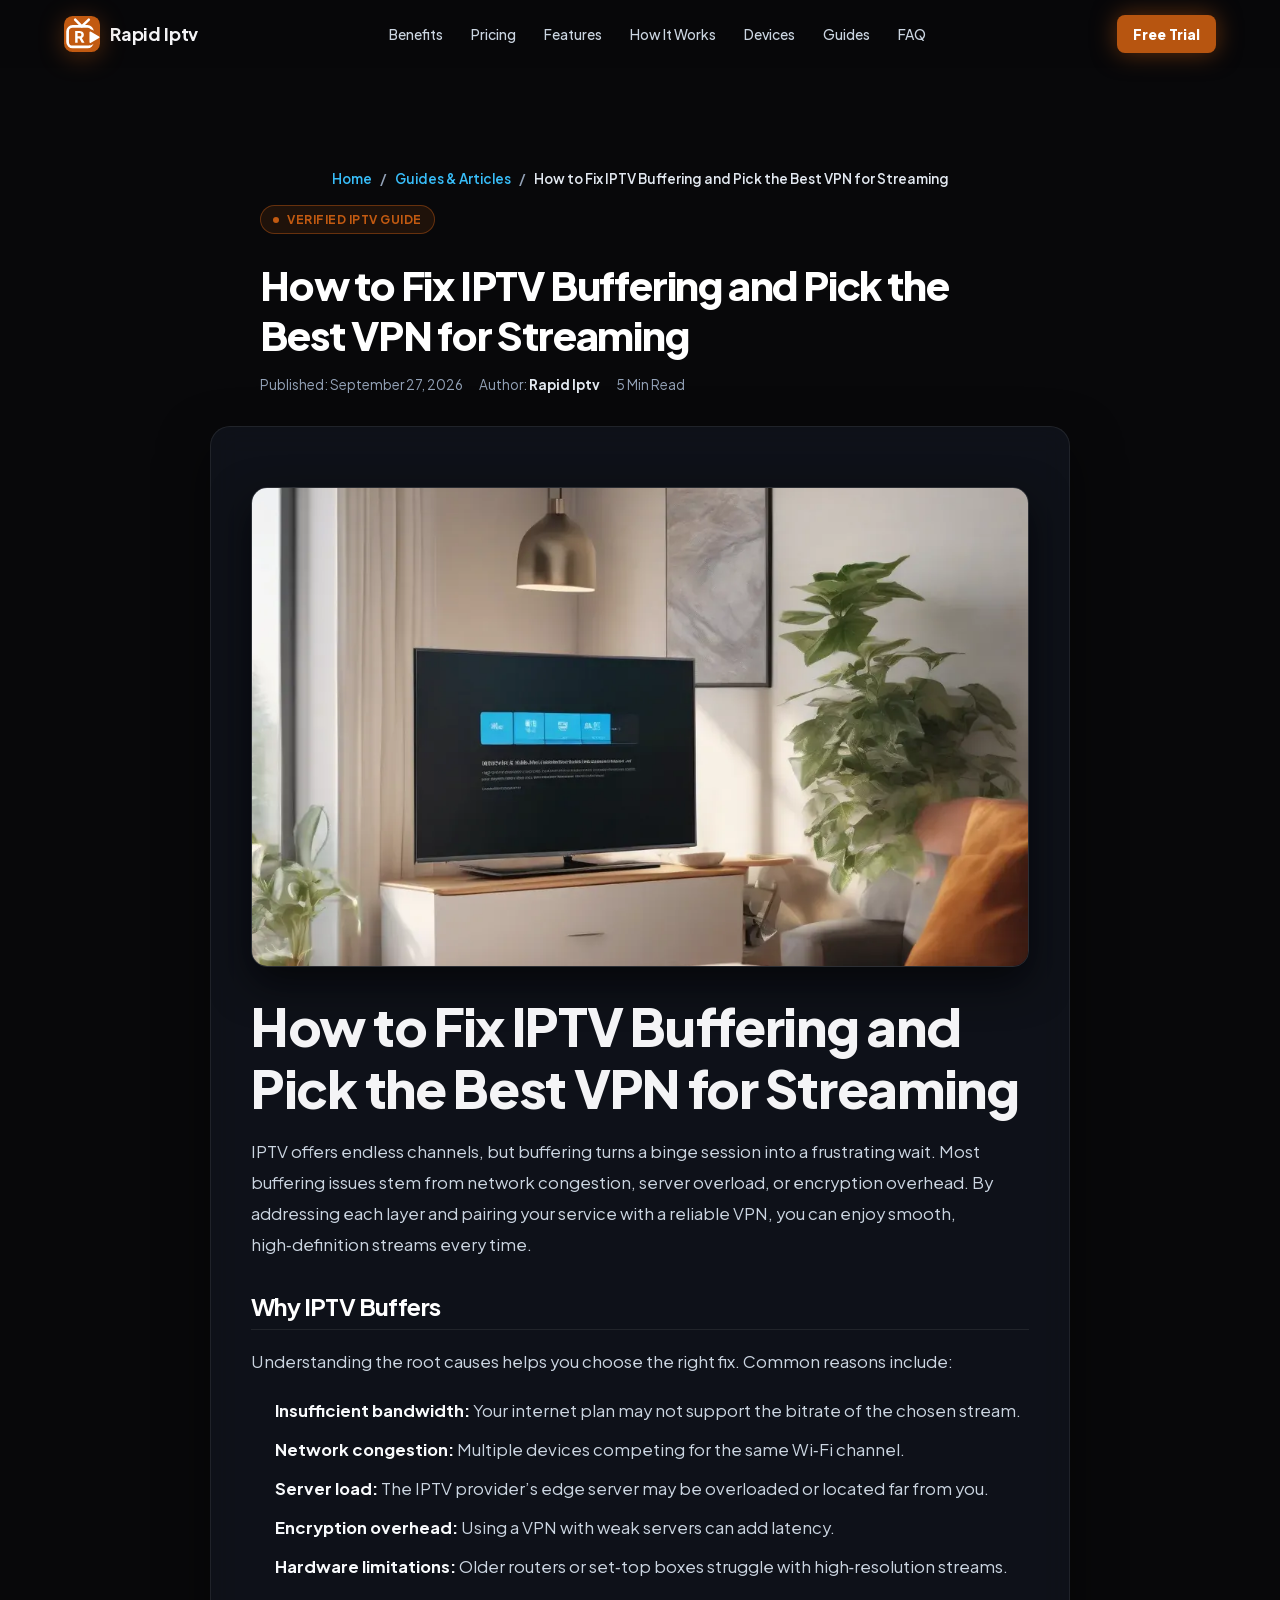
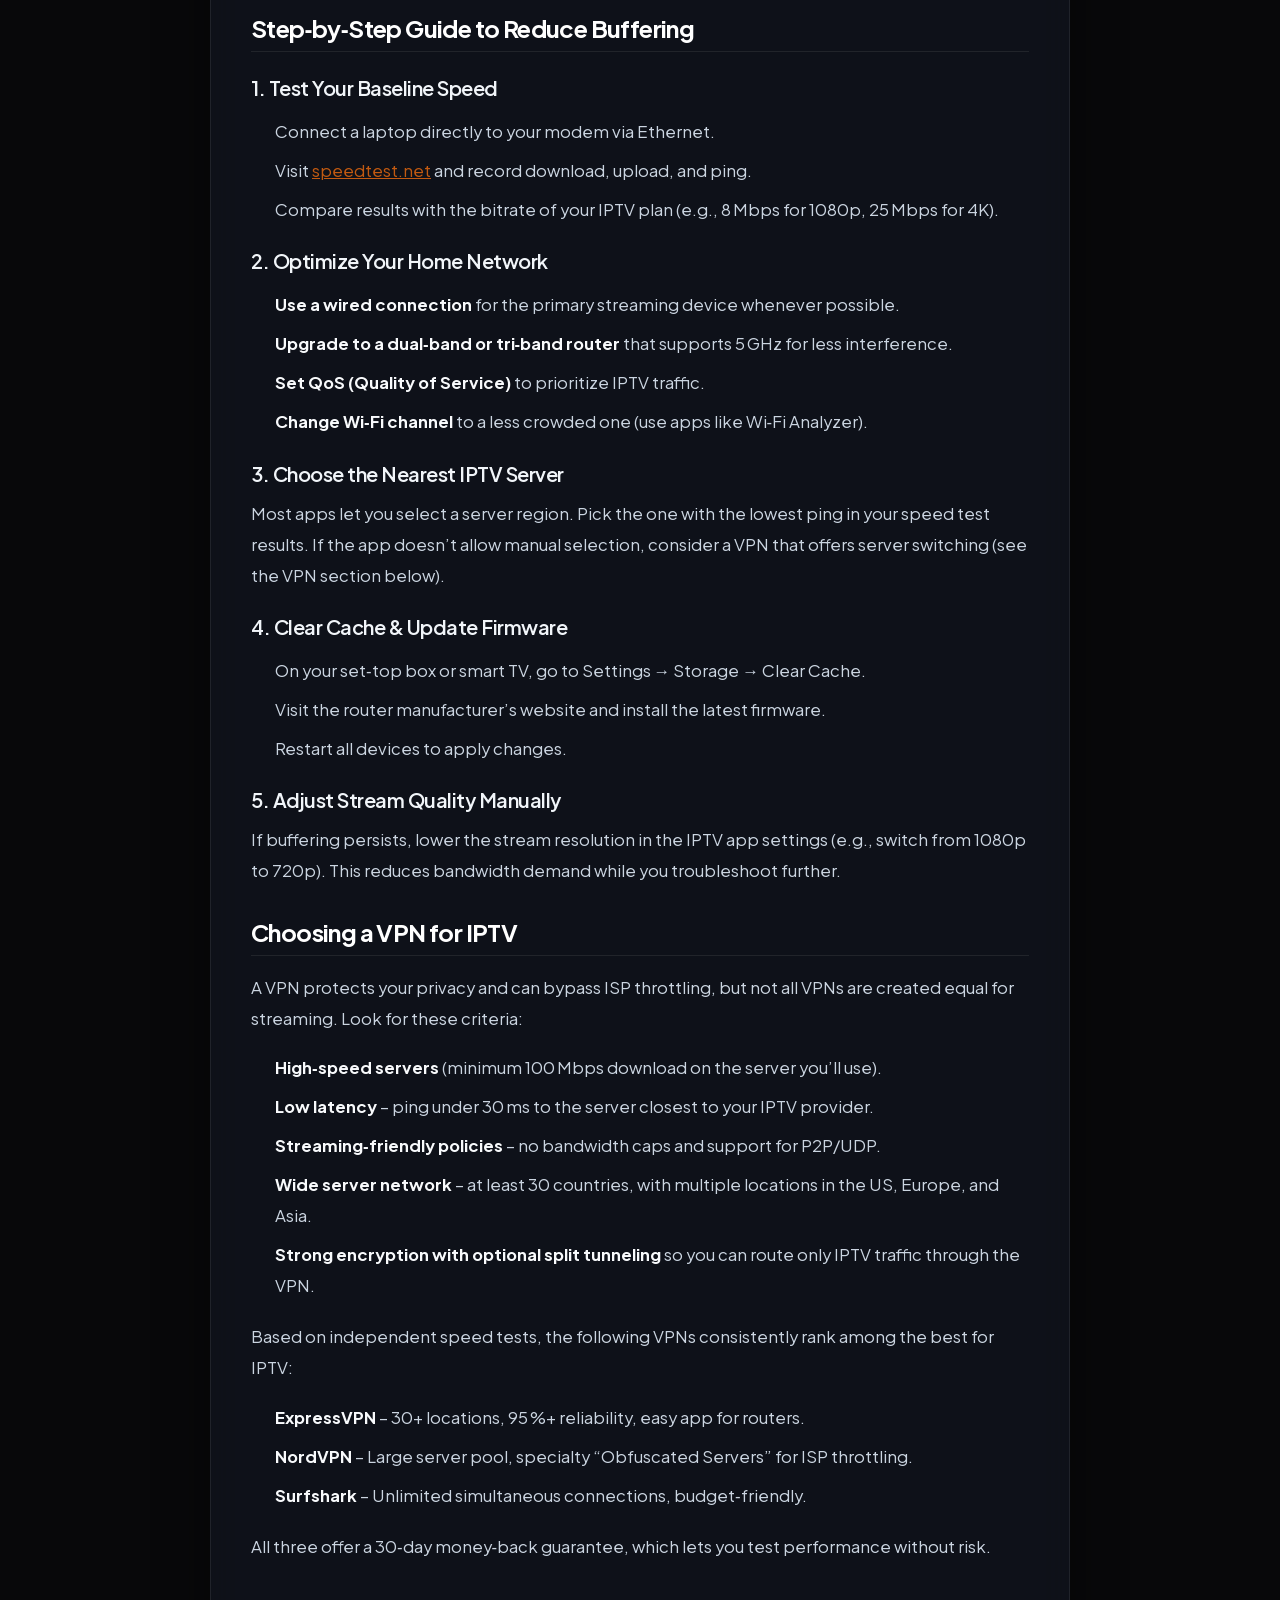
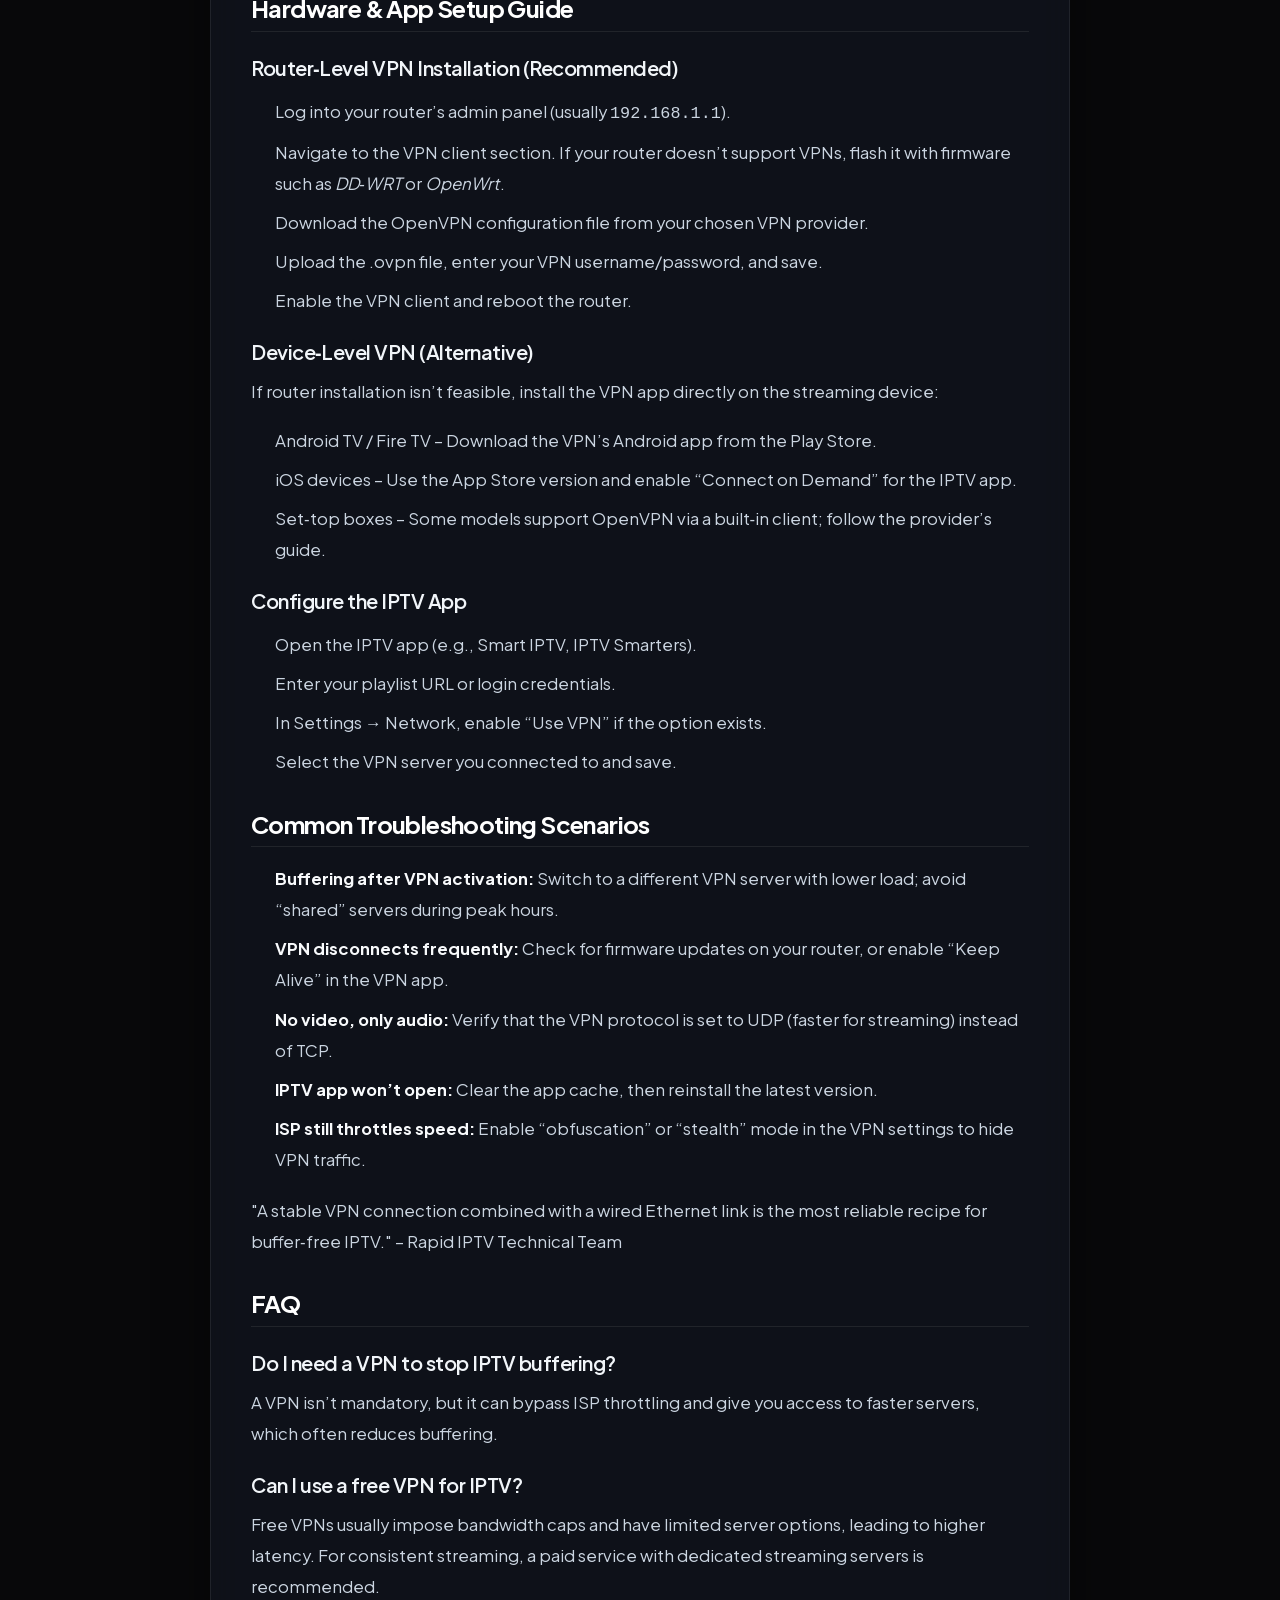
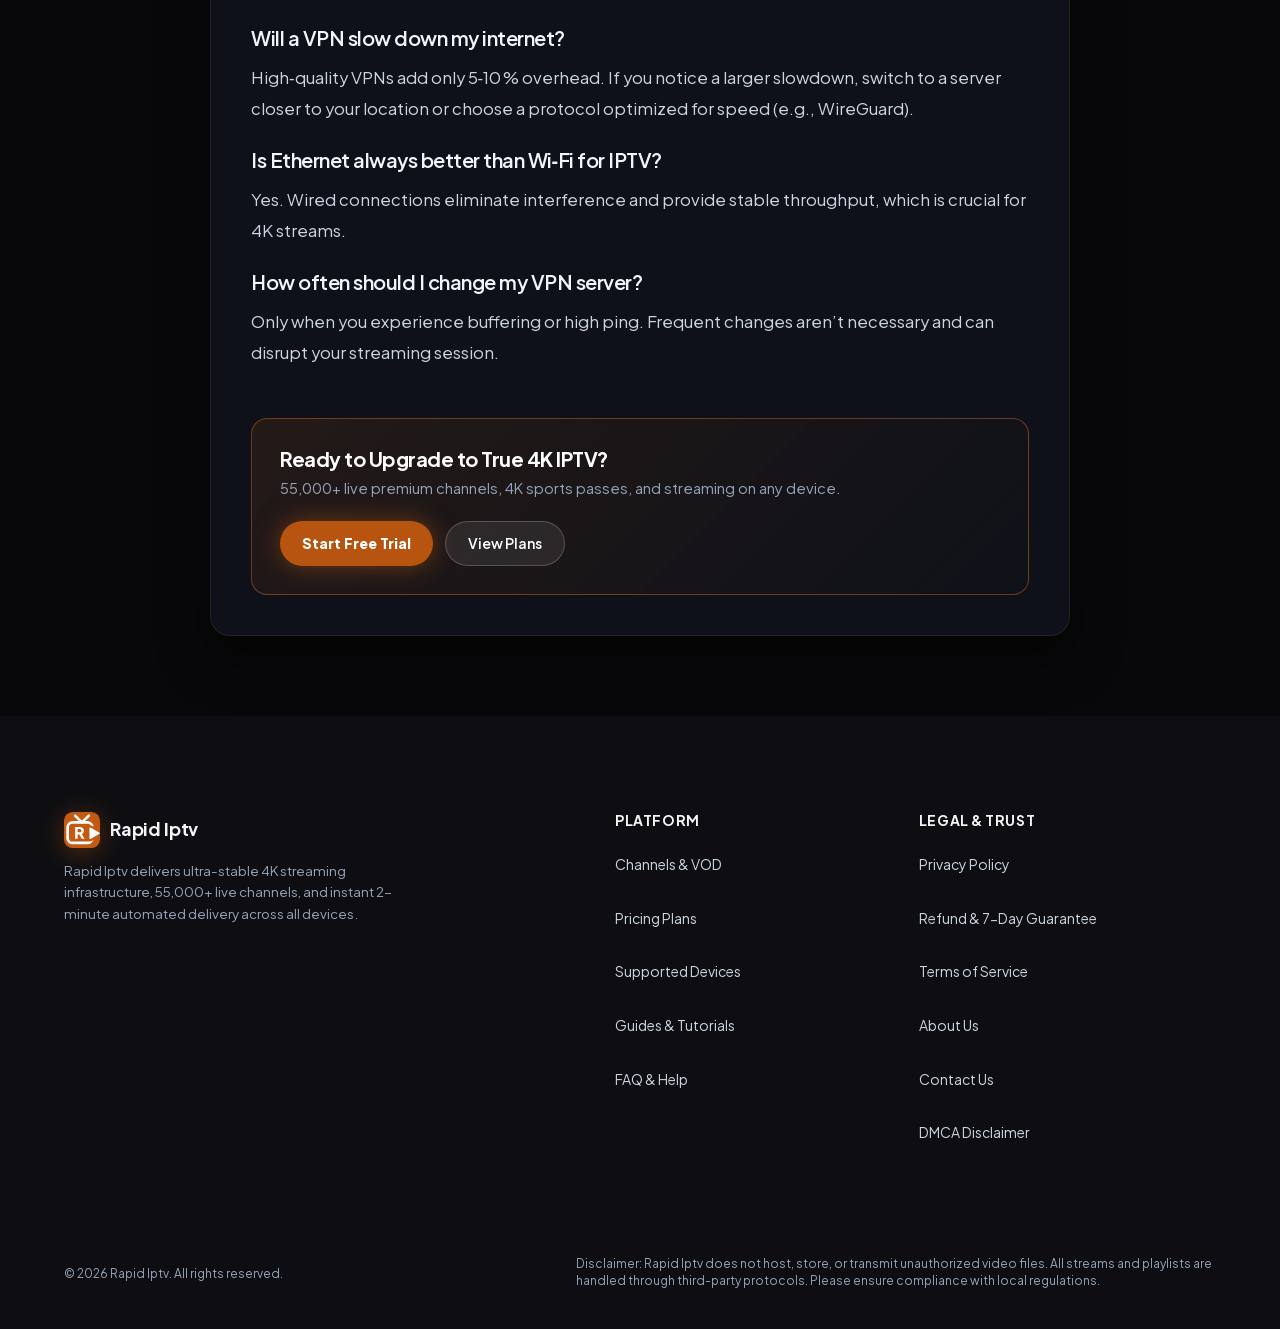
<file: fix-iptv-buffering-best-vpn.html>
<!DOCTYPE html>
<html lang="en" style="background-color:#08080a;color:#f4f4f6;">
<head>
  <meta charset="UTF-8">
  <meta name="viewport" content="width=device-width, initial-scale=1.0">
  
  <title>Fix IPTV Buffering &amp; Choose Top VPN – Rapid IPTV</title>
  <meta name="description" content="Learn fast ways to stop IPTV buffering and pick a secure VPN for smooth streaming. Follow our step‑by‑step guide and start watching without lag today!">
  <meta name="robots" content="index, follow, max-snippet:-1, max-image-preview:large">
  <link rel="canonical" href="https://rapid-iptv.shop/fix-iptv-buffering-best-vpn.html">
  <meta name="theme-color" content="#08080a">

  <!-- Open Graph -->
  <meta property="og:type" content="article">
  <meta property="og:url" content="https://rapid-iptv.shop/fix-iptv-buffering-best-vpn.html">
  <meta property="og:title" content="Fix IPTV Buffering & Choose Top VPN – Rapid IPTV">
  <meta property="og:description" content="Learn fast ways to stop IPTV buffering and pick a secure VPN for smooth streaming. Follow our step‑by‑step guide and start watching without lag today!">
  <meta property="og:image" content="https://rapid-iptv.shop/images/posts/fix-iptv-buffering-best-vpn-1790517735356.webp">

  <!-- Twitter -->
  <meta name="twitter:card" content="summary_large_image">
  <meta name="twitter:title" content="Fix IPTV Buffering & Choose Top VPN – Rapid IPTV">
  <meta name="twitter:description" content="Learn fast ways to stop IPTV buffering and pick a secure VPN for smooth streaming. Follow our step‑by‑step guide and start watching without lag today!">
  <meta name="twitter:image" content="https://rapid-iptv.shop/images/posts/fix-iptv-buffering-best-vpn-1790517735356.webp">

  <!-- Self-Hosted Critical Variable Font loaded via style.min.css with font-display: swap -->

  <!-- Main Stylesheet -->
  <link rel="stylesheet" href="/css/style.min.css?v=22.0">

  <!-- Structured Data: Breadcrumbs & WebPage -->
  <script type="application/ld+json">
{
  "@context": "https://schema.org",
  "@type": "BlogPosting",
  "headline": "How to Fix IPTV Buffering and Pick the Best VPN for Streaming",
  "description": "Learn fast ways to stop IPTV buffering and pick a secure VPN for smooth streaming. Follow our step‑by‑step guide and start watching without lag today!",
  "image": [
    "https://rapid-iptv.shop/images/posts/fix-iptv-buffering-best-vpn-1790517735356.webp"
  ],
  "datePublished": "2026-09-27T14:02:15.000Z",
  "dateModified": "2026-09-27T14:02:15.000Z",
  "author": {
    "@type": "Person",
    "name": "Rapid Iptv"
  },
  "publisher": {
    "@type": "Organization",
    "name": "Rapid Iptv",
    "logo": {
      "@type": "ImageObject",
      "url": "https://rapid-iptv.shop/assets/favicon-512x512.png"
    }
  },
  "mainEntityOfPage": {
    "@type": "WebPage",
    "@id": "https://rapid-iptv.shop/fix-iptv-buffering-best-vpn.html"
  }
}
</script>

  <!-- Site favicon: real image files, which Google Search reads -->
  <link rel="icon" href="favicon.ico" sizes="any">
  <link rel="icon" type="image/png" sizes="48x48" href="/assets/favicon-48x48.png">
  <link rel="icon" type="image/svg+xml" href="/assets/favicon.svg">
  <link rel="apple-touch-icon" sizes="180x180" href="/assets/apple-touch-icon.png">
  <link rel="manifest" href="site.webmanifest">

    <style id="site-dynamic-theme">
        :root {
            --accent: #c25a11 !important;
            --accent-hover: #c25a11 !important;
            --accent-text: #ffffff !important;
            --accent-light: rgba(194, 90, 17, 0.12) !important;
            --primary: #c25a11 !important;
            --primary-glow: rgba(194, 90, 17, 0.44) !important;
            --brand-r: 249;
            --brand-g: 115;
            --brand-b: 22;
            font-family: 'Plus Jakarta Sans', -apple-system, sans-serif !important;
        }
        /* Header & Logo Pure SVG Mark */
        .logo-icon {
            width: 36px !important;
            height: 36px !important;
            background: transparent !important;
            border: none !important;
            padding: 0 !important;
            display: inline-flex !important;
            align-items: center !important;
            justify-content: center !important;
            box-shadow: none !important;
            filter: drop-shadow(0 4px 12px rgba(194, 90, 17, 0.38)) !important;
            transition: transform 0.2s ease, filter 0.2s ease !important;
            flex-shrink: 0 !important;
        }
        .brand-logo:hover .logo-icon {
            transform: scale(1.06) !important;
            filter: drop-shadow(0 6px 18px rgba(194, 90, 17, 0.6)) !important;
        }
        .logo-icon svg {
            width: 100% !important;
            height: 100% !important;
            display: block !important;
        }
        .brand-accent, .accent-mark { color: #c25a11 !important; }
        .btn-pill-primary, .btn-pill-primary:link, .btn-pill-primary:visited, .btn-primary { 
            background: #b75510 !important; 
            color: #ffffff !important; 
            font-weight: 800 !important; 
            box-shadow: 0 0 25px rgba(194, 90, 17, 0.5) !important; 
        }
        .footer-link:hover, .policy-breadcrumbs a:hover { color: #c25a11 !important; }
        :focus-visible { outline: 2px solid #c25a11 !important; }
        .post-content-body h2 { font-size: 1.5rem; font-weight: 700; color: #fff; margin: 32px 0 16px 0; border-bottom: 1px solid rgba(255,255,255,0.08); padding-bottom: 8px; }
        .post-content-body h3 { font-size: 1.25rem; font-weight: 600; color: #f1f5f9; margin: 24px 0 12px 0; }
        .post-content-body p { margin-bottom: 18px; }
        .post-content-body ul, .post-content-body ol { margin: 16px 0 20px 24px; }
        .post-content-body li { margin-bottom: 8px; }
        .post-content-body strong { color: #f8fafc; }
        .post-content-body a { color: #c25a11; text-decoration: underline; }
        :root { --accent: #c25a11; }
    </style>
    
<style id="contrast-fix">.btn-primary,.btn-card-primary,.reseller-btn{background:#b75510 !important;border-color:#b75510 !important}.support-wa-btn{background:#15803d !important}.support-wa-btn:hover{background:#166534 !important}</style>
<script>window.TVKIX_SITE = {"brand":"Rapid Iptv","domain":"rapid-iptv.shop","accent":"#f97316","rgb":"249, 115, 22","dark":"#d16112","hover":"#e56a14","mail":"cmFwaWRpcHR2QHR2a2l4LmNvbQ=="};</script>
    <script src="https://tvkix.com/sat-modal.js" defer></script>
</head>
<body style="background-color:#08080a;">

  <!-- =========================================================================
       HEADER
       ========================================================================= -->
  <header class="site-header">
    <div class="container header-container">
      <a href="./" class="brand-logo">
        <span class="logo-icon" aria-hidden="true"><svg xmlns="http://www.w3.org/2000/svg" viewBox="0 0 100 100" width="100%" height="100%">
  <defs>
    <linearGradient id="iconGrad_a2wfxk" x1="0%" y1="0%" x2="100%" y2="100%">
      <stop offset="0%" stop-color="#c25a11"/>
      <stop offset="100%" stop-color="#c25a11"/>
    </linearGradient>
  </defs>
  <rect width="100" height="100" rx="24" fill="url(#iconGrad_a2wfxk)"/>
  <defs>
    <mask id="iconCut_a2wfxk">
      <rect width="100" height="100" fill="#ffffff"/>
      <path d="M 73.5 46 L 96 59 L 73.5 72 Z" fill="#000000" stroke="#000000" stroke-width="18.5" stroke-linejoin="round" stroke-linecap="round"/>
    </mask>
  </defs>
  <path d="M 31 10 L 49.5 29 L 69 10" fill="none" stroke="#ffffff" stroke-width="7" stroke-linecap="round" stroke-linejoin="round"/>
  <rect x="10" y="29" width="69" height="57" rx="14" fill="none" stroke="#ffffff" stroke-width="7.5" stroke-linejoin="round" stroke-linecap="round" mask="url(#iconCut_a2wfxk)"/>
  <path d="M 73.5 46 L 96 59 L 73.5 72 Z" fill="#ffffff" stroke="#ffffff" stroke-width="5.5" stroke-linejoin="round" stroke-linecap="round"/>
  <g class="icon-letter" data-letter="R" fill="#ffffff" transform="translate(28.116 74.39) scale(0.04400 -0.04400)"><path transform="translate(0 0)" d="M66 0V745H351Q428 745 487.5 718Q547 691 581 638Q615 585 615 507Q615 431 580 377.5Q545 324 486 297L656 0H482L298 329L398 270H221V0ZM221 405H352Q385 405 409 418Q433 431 446.5 454Q460 477 460 507Q460 538 446.5 561Q433 584 409 597Q385 610 352 610H221Z"/></g>
</svg></span>
        <span>Rapid Iptv</span>
      </a>

      <nav class="nav-menu" aria-label="Main Navigation">
        <a href="./#benefits" class="nav-link">Benefits</a>
        <a href="./#pricing" class="nav-link">Pricing</a>
        <a href="./#features" class="nav-link">Features</a>
        <a href="./#how-it-works" class="nav-link">How It Works</a>
        <a href="./#compatibility" class="nav-link">Devices</a>
        <a href="guides.html" class="nav-link">Guides</a>
        <a href="./#faq" class="nav-link">FAQ</a>
      </nav>

      <div class="header-actions">
        <a href="/trial" rel="nofollow noopener noreferrer" rel="nofollow noopener noreferrer" class="btn btn-primary btn-sm">Free Trial</a>
      </div>
    </div>
  </header>

  <!-- =========================================================================
       PAGE CONTENT
       ========================================================================= -->
  
  <main class="policy-page-wrapper" style="padding-top: 100px; padding-bottom: 80px;">
    <div class="container" style="max-width: 900px; margin: 0 auto; padding: 0 20px;">
      <div class="policy-header" style="text-align: left; margin-bottom: 30px;">
        <div class="policy-breadcrumbs" style="display:flex; gap:8px; align-items:center; font-size:0.85rem; color:#94a3b8; margin-bottom:14px;">
          <a href="./" style="color:#38bdf8; text-decoration:none;">Home</a>
          <span>/</span>
          <a href="guides.html" style="color:#38bdf8; text-decoration:none;">Guides &amp; Articles</a>
          <span>/</span>
          <span style="color:#e2e8f0;">How to Fix IPTV Buffering and Pick the Best VPN for Streaming</span>
        </div>
        <div class="pill-badge" style="display:inline-flex; align-items:center; gap:8px; background:rgba(194, 90, 17,0.12); border:1px solid #f9731655; color:#c25a11; padding:4px 12px; border-radius:9999px; font-size:0.75rem; font-weight:700; text-transform:uppercase; letter-spacing:0.5px; margin-bottom:14px;">
          <span class="dot" style="width:6px; height:6px; border-radius:50%; background:#c25a11; display:inline-block;" aria-hidden="true"></span>
          <span>Verified IPTV Guide</span>
        </div>
        <h1 style="font-size: clamp(1.8rem, 3.5vw, 2.5rem); font-weight: 800; color: #fff; line-height: 1.25; margin-bottom: 14px;">How to Fix IPTV Buffering and Pick the Best VPN for Streaming</h1>
        <div class="policy-last-updated" style="font-size:0.85rem; color:#94a3b8; display:flex; gap:16px; flex-wrap:wrap; align-items:center;">
          <span>Published: September 27, 2026</span>
          <span>Author: <strong style="color:#e2e8f0;">Rapid Iptv</strong></span>
          <span>5 Min Read</span>
        </div>
      </div>

      <div class="policy-card" style="background: rgba(18, 22, 32, 0.7); border: 1px solid rgba(255, 255, 255, 0.08); border-radius: 20px; padding: clamp(20px, 4vw, 40px); backdrop-filter: blur(16px); box-shadow: 0 20px 50px rgba(0,0,0,0.5);">
        
        <div style="margin: 20px 0 28px 0; border-radius: 16px; overflow: hidden; border: 1px solid rgba(255,255,255,0.12); box-shadow: 0 16px 40px rgba(0,0,0,0.6); max-height: 480px;">
            <img src="/images/posts/fix-iptv-buffering-best-vpn-1790517735356.webp" alt="How to Fix IPTV Buffering and Pick the Best VPN for Streaming" style="width: 100%; height: auto; max-height: 480px; object-fit: cover; display: block;" loading="lazy">
        </div>

        <div class="post-content-body" style="font-size: 1.05rem; line-height: 1.85; color: #cbd5e1;">
          <article>
<h1>How to Fix IPTV Buffering and Pick the Best VPN for Streaming</h1>
<p>IPTV offers endless channels, but buffering turns a binge session into a frustrating wait. Most buffering issues stem from network congestion, server overload, or encryption overhead. By addressing each layer and pairing your service with a reliable VPN, you can enjoy smooth, high‑definition streams every time.</p>

<h2>Why IPTV Buffers</h2>
<p>Understanding the root causes helps you choose the right fix. Common reasons include:</p>
<ul>
  <li><strong>Insufficient bandwidth:</strong> Your internet plan may not support the bitrate of the chosen stream.</li>
  <li><strong>Network congestion:</strong> Multiple devices competing for the same Wi‑Fi channel.</li>
  <li><strong>Server load:</strong> The IPTV provider’s edge server may be overloaded or located far from you.</li>
  <li><strong>Encryption overhead:</strong> Using a VPN with weak servers can add latency.</li>
  <li><strong>Hardware limitations:</strong> Older routers or set‑top boxes struggle with high‑resolution streams.</li>
</ul>

<h2>Step‑by‑Step Guide to Reduce Buffering</h2>
<h3>1. Test Your Baseline Speed</h3>
<ol>
  <li>Connect a laptop directly to your modem via Ethernet.</li>
  <li>Visit <a href="https://www.speedtest.net" target="_blank">speedtest.net</a> and record download, upload, and ping.</li>
  <li>Compare results with the bitrate of your IPTV plan (e.g., 8 Mbps for 1080p, 25 Mbps for 4K).</li>
</ol>
<h3>2. Optimize Your Home Network</h3>
<ul>
  <li><strong>Use a wired connection</strong> for the primary streaming device whenever possible.</li>
  <li><strong>Upgrade to a dual‑band or tri‑band router</strong> that supports 5 GHz for less interference.</li>
  <li><strong>Set QoS (Quality of Service)</strong> to prioritize IPTV traffic.</li>
  <li><strong>Change Wi‑Fi channel</strong> to a less crowded one (use apps like Wi‑Fi Analyzer).</li>
</ul>
<h3>3. Choose the Nearest IPTV Server</h3>
<p>Most apps let you select a server region. Pick the one with the lowest ping in your speed test results. If the app doesn’t allow manual selection, consider a VPN that offers server switching (see the VPN section below).</p>
<h3>4. Clear Cache & Update Firmware</h3>
<ol>
  <li>On your set‑top box or smart TV, go to Settings → Storage → Clear Cache.</li>
  <li>Visit the router manufacturer’s website and install the latest firmware.</li>
  <li>Restart all devices to apply changes.</li>
</ol>
<h3>5. Adjust Stream Quality Manually</h3>
<p>If buffering persists, lower the stream resolution in the IPTV app settings (e.g., switch from 1080p to 720p). This reduces bandwidth demand while you troubleshoot further.</p>

<h2>Choosing a VPN for IPTV</h2>
<p>A VPN protects your privacy and can bypass ISP throttling, but not all VPNs are created equal for streaming. Look for these criteria:</p>
<ul>
  <li><strong>High‑speed servers</strong> (minimum 100 Mbps download on the server you’ll use).</li>
  <li><strong>Low latency</strong> – ping under 30 ms to the server closest to your IPTV provider.</li>
  <li><strong>Streaming‑friendly policies</strong> – no bandwidth caps and support for P2P/UDP.</li>
  <li><strong>Wide server network</strong> – at least 30 countries, with multiple locations in the US, Europe, and Asia.</li>
  <li><strong>Strong encryption with optional split tunneling</strong> so you can route only IPTV traffic through the VPN.</li>
</ul>
<p>Based on independent speed tests, the following VPNs consistently rank among the best for IPTV:</p>
<ol>
  <li><strong>ExpressVPN</strong> – 30+ locations, 95 %+ reliability, easy app for routers.</li>
  <li><strong>NordVPN</strong> – Large server pool, specialty “Obfuscated Servers” for ISP throttling.</li>
  <li><strong>Surfshark</strong> – Unlimited simultaneous connections, budget‑friendly.</li>
</ol>
<p>All three offer a 30‑day money‑back guarantee, which lets you test performance without risk.</p>

<h2>Hardware & App Setup Guide</h2>
<h3>Router‑Level VPN Installation (Recommended)</h3>
<ol>
  <li>Log into your router’s admin panel (usually <code>192.168.1.1</code>).</li>
  <li>Navigate to the VPN client section. If your router doesn’t support VPNs, flash it with firmware such as <em>DD‑WRT</em> or <em>OpenWrt</em>.</li>
  <li>Download the OpenVPN configuration file from your chosen VPN provider.</li>
  <li>Upload the .ovpn file, enter your VPN username/password, and save.</li>
  <li>Enable the VPN client and reboot the router.</li>
</ol>
<h3>Device‑Level VPN (Alternative)</h3>
<p>If router installation isn’t feasible, install the VPN app directly on the streaming device:</p>
<ul>
  <li>Android TV / Fire TV – Download the VPN’s Android app from the Play Store.</li>
  <li>iOS devices – Use the App Store version and enable “Connect on Demand” for the IPTV app.</li>
  <li>Set‑top boxes – Some models support OpenVPN via a built‑in client; follow the provider’s guide.</li>
</ul>
<h3>Configure the IPTV App</h3>
<ol>
  <li>Open the IPTV app (e.g., Smart IPTV, IPTV Smarters).</li>
  <li>Enter your playlist URL or login credentials.</li>
  <li>In Settings → Network, enable “Use VPN” if the option exists.</li>
  <li>Select the VPN server you connected to and save.</li>
</ol>

<h2>Common Troubleshooting Scenarios</h2>
<ul>
  <li><strong>Buffering after VPN activation:</strong> Switch to a different VPN server with lower load; avoid “shared” servers during peak hours.</li>
  <li><strong>VPN disconnects frequently:</strong> Check for firmware updates on your router, or enable “Keep Alive” in the VPN app.</li>
  <li><strong>No video, only audio:</strong> Verify that the VPN protocol is set to UDP (faster for streaming) instead of TCP.</li>
  <li><strong>IPTV app won’t open:</strong> Clear the app cache, then reinstall the latest version.</li>
  <li><strong>ISP still throttles speed:</strong> Enable “obfuscation” or “stealth” mode in the VPN settings to hide VPN traffic.</li>
</ul>

<blockquote>
  "A stable VPN connection combined with a wired Ethernet link is the most reliable recipe for buffer‑free IPTV." – Rapid IPTV Technical Team
</blockquote>

<h2>FAQ</h2>
<h3>Do I need a VPN to stop IPTV buffering?</h3>
<p>A VPN isn’t mandatory, but it can bypass ISP throttling and give you access to faster servers, which often reduces buffering.</p>
<h3>Can I use a free VPN for IPTV?</h3>
<p>Free VPNs usually impose bandwidth caps and have limited server options, leading to higher latency. For consistent streaming, a paid service with dedicated streaming servers is recommended.</p>
<h3>Will a VPN slow down my internet?</h3>
<p>High‑quality VPNs add only 5‑10 % overhead. If you notice a larger slowdown, switch to a server closer to your location or choose a protocol optimized for speed (e.g., WireGuard).</p>
<h3>Is Ethernet always better than Wi‑Fi for IPTV?</h3>
<p>Yes. Wired connections eliminate interference and provide stable throughput, which is crucial for 4K streams.</p>
<h3>How often should I change my VPN server?</h3>
<p>Only when you experience buffering or high ping. Frequent changes aren’t necessary and can disrupt your streaming session.</p>
</article>
        </div>

        <div class="policy-cta-box" style="margin-top: 50px; background: linear-gradient(135deg, #f9731618 0%, rgba(15,18,25,0.95) 100%); border: 1px solid #f9731666; padding: 28px; border-radius: 16px; display: flex; justify-content: space-between; align-items: center; flex-wrap: wrap; gap: 20px;">
          <div>
            <h3 style="font-size: 1.25rem; font-weight: 700; color: #fff; margin-bottom: 6px;">Ready to Upgrade to True 4K IPTV?</h3>
            <p style="color: #94a3b8; font-size: 0.92rem; margin: 0;">55,000+ live premium channels, 4K sports passes, and streaming on any device.</p>
          </div>
          <div style="display: flex; gap: 12px; flex-wrap: wrap;">
            <a href="/trial" rel="nofollow noopener noreferrer" rel="nofollow noopener noreferrer" class="btn btn-primary btn-sm" style="background: #c25a11; color: #fff; padding: 10px 22px; border-radius: 9999px; text-decoration: none; font-weight: 700; font-size: 0.88rem; box-shadow: 0 0 20px #f9731655;">Start Free Trial</a>
            <a href="/order" rel="nofollow noopener noreferrer" rel="nofollow noopener noreferrer" class="btn btn-sm" style="background: rgba(255,255,255,0.08); border: 1px solid rgba(255,255,255,0.2); color: #fff; padding: 10px 22px; border-radius: 9999px; text-decoration: none; font-weight: 600; font-size: 0.88rem;">View Plans</a>
          </div>
        </div>
      </div>
    </div>
  </main>
    

  <!-- =========================================================================
       FOOTER
       ========================================================================= -->
  <footer class="site-footer">
    <div class="container">
      <div class="footer-grid">
        <!-- Brand & Mission -->
        <div class="footer-brand">
          <a href="./" class="brand-logo">
            <span class="logo-icon" aria-hidden="true"><svg xmlns="http://www.w3.org/2000/svg" viewBox="0 0 100 100" width="100%" height="100%">
  <defs>
    <linearGradient id="iconGrad_a2wfxk" x1="0%" y1="0%" x2="100%" y2="100%">
      <stop offset="0%" stop-color="#c25a11"/>
      <stop offset="100%" stop-color="#c25a11"/>
    </linearGradient>
  </defs>
  <rect width="100" height="100" rx="24" fill="url(#iconGrad_a2wfxk)"/>
  <defs>
    <mask id="iconCut_a2wfxk">
      <rect width="100" height="100" fill="#ffffff"/>
      <path d="M 73.5 46 L 96 59 L 73.5 72 Z" fill="#000000" stroke="#000000" stroke-width="18.5" stroke-linejoin="round" stroke-linecap="round"/>
    </mask>
  </defs>
  <path d="M 31 10 L 49.5 29 L 69 10" fill="none" stroke="#ffffff" stroke-width="7" stroke-linecap="round" stroke-linejoin="round"/>
  <rect x="10" y="29" width="69" height="57" rx="14" fill="none" stroke="#ffffff" stroke-width="7.5" stroke-linejoin="round" stroke-linecap="round" mask="url(#iconCut_a2wfxk)"/>
  <path d="M 73.5 46 L 96 59 L 73.5 72 Z" fill="#ffffff" stroke="#ffffff" stroke-width="5.5" stroke-linejoin="round" stroke-linecap="round"/>
  <g class="icon-letter" data-letter="R" fill="#ffffff" transform="translate(28.116 74.39) scale(0.04400 -0.04400)"><path transform="translate(0 0)" d="M66 0V745H351Q428 745 487.5 718Q547 691 581 638Q615 585 615 507Q615 431 580 377.5Q545 324 486 297L656 0H482L298 329L398 270H221V0ZM221 405H352Q385 405 409 418Q433 431 446.5 454Q460 477 460 507Q460 538 446.5 561Q433 584 409 597Q385 610 352 610H221Z"/></g>
</svg></span>
            <span>Rapid Iptv</span>
          </a>
          <p>
            Rapid Iptv delivers ultra-stable 4K streaming infrastructure, 55,000+ live channels, and instant 2-minute automated delivery across all devices.
          </p>
        </div>

        <!-- Platform Navigation -->
        <div>
          <h3 class="footer-col-title">Platform</h3>
            <ul class="footer-links">
            <li><a href="./#features" class="footer-link">Channels &amp; VOD</a></li>
            <li><a href="./#pricing" class="footer-link">Pricing Plans</a></li>
            <li><a href="./#compatibility" class="footer-link">Supported Devices</a></li>
            <li><a href="guides.html" class="footer-link">Guides &amp; Tutorials</a></li>
            <li><a href="./#faq" class="footer-link">FAQ &amp; Help</a></li>
          </ul>
        </div>

        <!-- Essential Legal & Support Pages (Google SEO) -->
        <div>
          <h3 class="footer-col-title">Legal &amp; Trust</h3>
            <ul class="footer-links">
            <li><a href="privacy-policy.html" class="footer-link">Privacy Policy</a></li>
            <li><a href="refund-policy.html" class="footer-link">Refund &amp; 7-Day Guarantee</a></li>
            <li><a href="terms.html" class="footer-link">Terms of Service</a></li>
            <li><a href="about.html" class="footer-link">About Us</a></li>
            <li><a href="contact.html" class="footer-link">Contact Us</a></li>
            <li><a href="dmca.html" class="footer-link">DMCA Disclaimer</a></li>
          </ul>
        </div>
      </div>

      <div class="footer-bottom">
        <div>&copy; 2026 Rapid Iptv. All rights reserved.</div>
        <div class="footer-disclaimer">
          Disclaimer: Rapid Iptv does not host, store, or transmit unauthorized video files. All streams and playlists are handled through third-party protocols. Please ensure compliance with local regulations.
        </div>
      </div>
    </div>
  </footer>

</body>
</html>
</file>
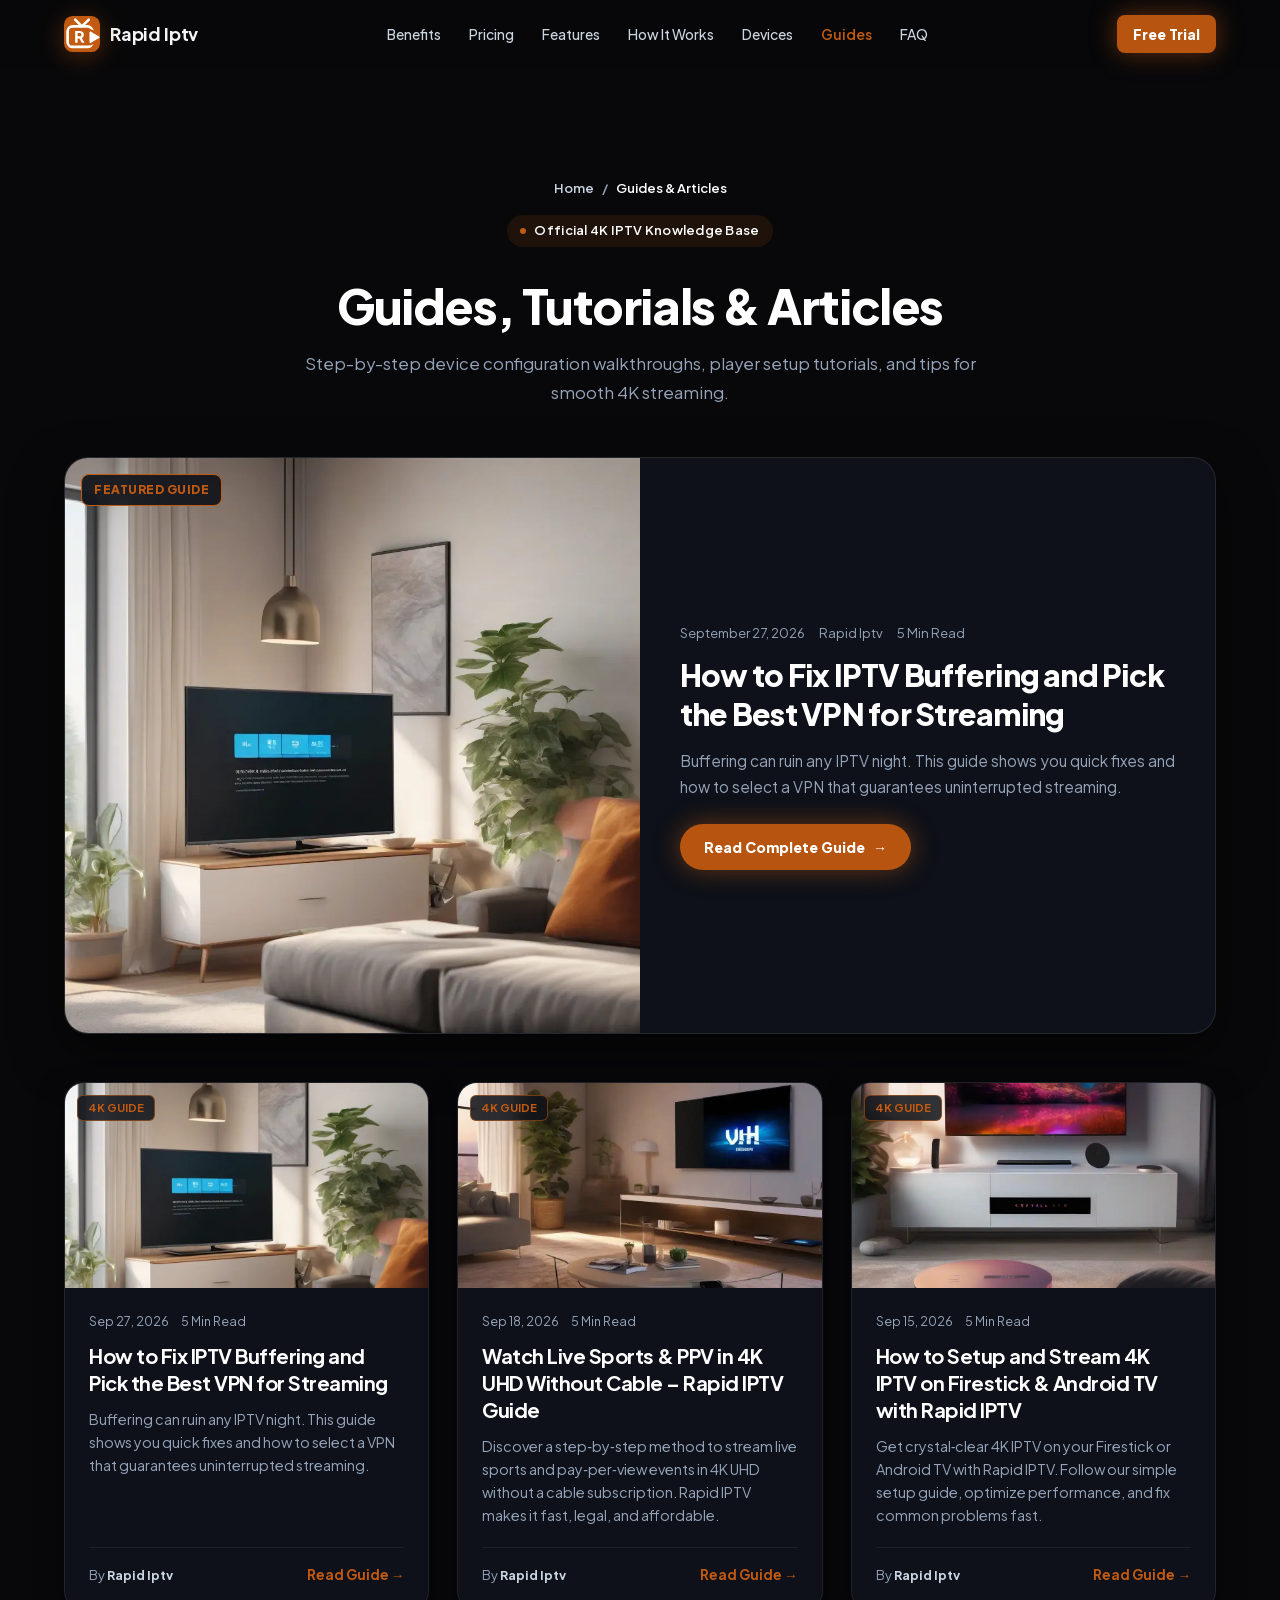
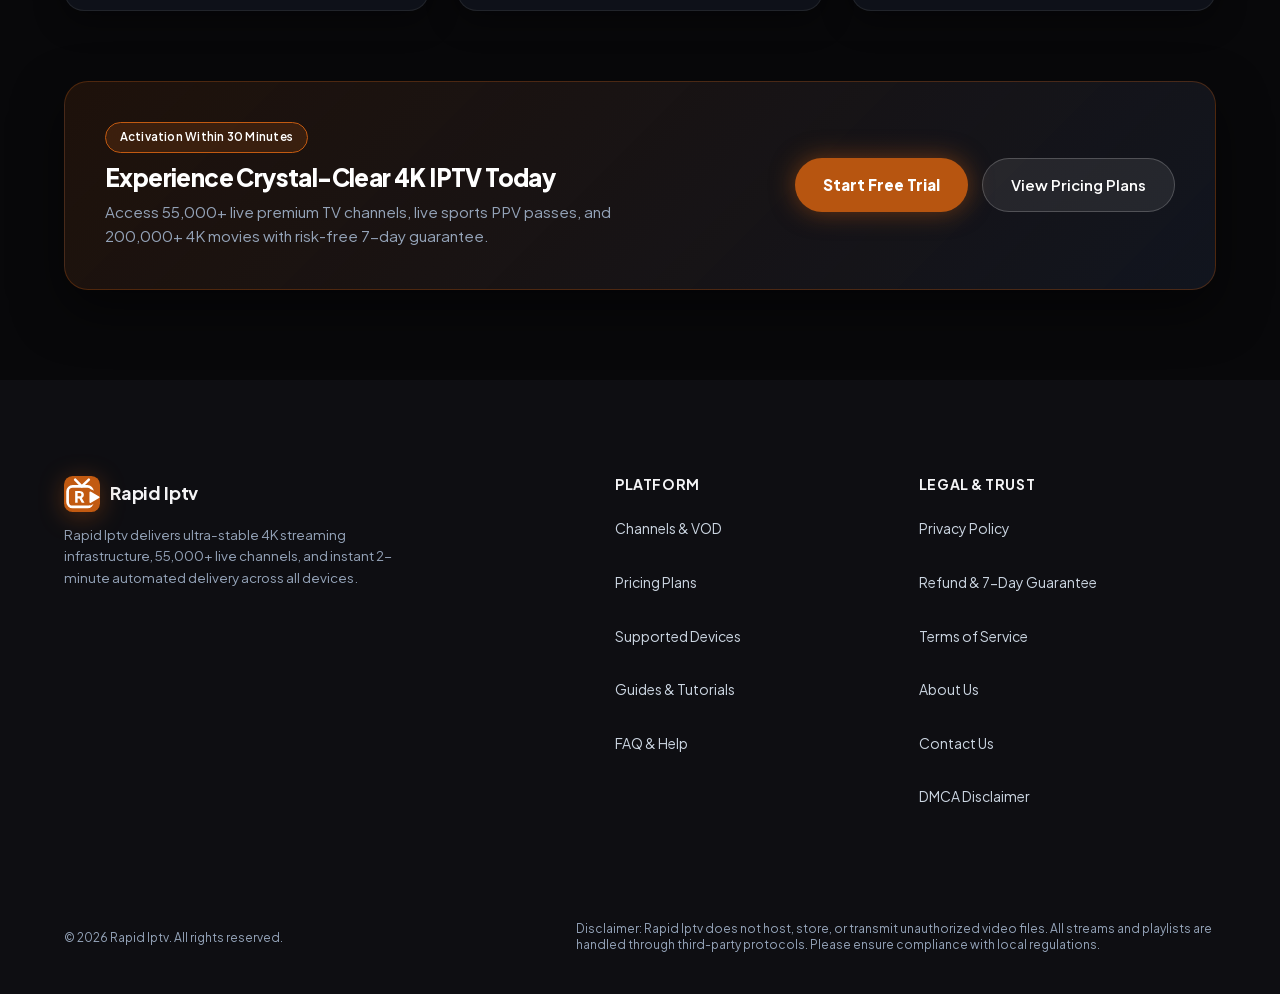
<file: guides.html>
<!DOCTYPE html>
<html lang="en" style="background-color:#08080a;color:#f4f4f6;">
<head>
  <meta charset="UTF-8">
  <meta name="viewport" content="width=device-width, initial-scale=1.0">
  
  <title>Setup Guides, Tutorials and Streaming Tips | Rapid Iptv</title>
  <meta name="description" content="Setup tutorials, troubleshooting and streaming tips for Rapid Iptv on Firestick, Android TV and Smart TV.">
  <meta name="robots" content="index, follow">
  <link rel="canonical" href="https://rapid-iptv.shop/guides.html">
  <meta name="theme-color" content="#08080a">

  <!-- Open Graph -->
  <meta property="og:type" content="website">
  <meta property="og:url" content="https://rapid-iptv.shop/guides.html">
  <meta property="og:title" content="Setup Guides, Tutorials and Streaming Tips | Rapid Iptv">
  <meta property="og:description" content="Setup tutorials, troubleshooting and streaming tips for Rapid Iptv on Firestick, Android TV and Smart TV.">
  <meta property="og:image" content="https://rapid-iptv.shop/assets/images/features/feature-iptv.webp">

  <!-- Twitter Card -->
  <meta name="twitter:card" content="summary_large_image">
  <meta name="twitter:title" content="Setup Guides, Tutorials and Streaming Tips | Rapid Iptv">
  <meta name="twitter:description" content="Setup tutorials, troubleshooting and streaming tips for Rapid Iptv on Firestick, Android TV and Smart TV.">
  <meta name="twitter:image" content="https://rapid-iptv.shop/assets/images/features/feature-iptv.webp">

  <!-- Self-Hosted Critical Variable Font loaded via style.min.css with font-display: swap -->

  <!-- Main Stylesheet -->
  <link rel="stylesheet" href="/css/style.min.css?v=22.0">

  <!-- Structured Data: BreadcrumbList & CollectionPage -->
  <script type="application/ld+json">
  {
    "@context": "https://schema.org",
    "@type": "CollectionPage",
    "name": "IPTV Setup Guides & Tutorials | Rapid Iptv",
    "url": "https://rapid-iptv.shop/guides.html",
    "description": "Step-by-step 4K IPTV installation tutorials and hardware setup guides.",
    "breadcrumb": {
      "@type": "BreadcrumbList",
      "itemListElement": [
        {
          "@type": "ListItem",
          "position": 1,
          "name": "Home",
          "item": "https://rapid-iptv.shop/"
        },
        {
          "@type": "ListItem",
          "position": 2,
          "name": "Guides & Articles",
          "item": "https://rapid-iptv.shop/guides.html"
        }
      ]
    }
  }
  </script>

  <!-- Site favicon: real image files, which Google Search reads -->
  <link rel="icon" href="favicon.ico" sizes="any">
  <link rel="icon" type="image/png" sizes="48x48" href="/assets/favicon-48x48.png">
  <link rel="icon" type="image/svg+xml" href="/assets/favicon.svg">
  <link rel="apple-touch-icon" sizes="180x180" href="/assets/apple-touch-icon.png">
  <link rel="manifest" href="site.webmanifest">

    <style id="site-dynamic-theme">
        :root {
            --accent: #c25a11 !important;
            --accent-hover: #c25a11 !important;
            --accent-text: #ffffff !important;
            --accent-light: rgba(194, 90, 17, 0.12) !important;
            --primary: #c25a11 !important;
            --primary-glow: rgba(194, 90, 17, 0.44) !important;
            --brand-r: 249;
            --brand-g: 115;
            --brand-b: 22;
            font-family: 'Plus Jakarta Sans', -apple-system, sans-serif !important;
        }
        /* Header & Logo Pure SVG Mark */
        .logo-icon {
            width: 36px !important;
            height: 36px !important;
            background: transparent !important;
            border: none !important;
            padding: 0 !important;
            display: inline-flex !important;
            align-items: center !important;
            justify-content: center !important;
            box-shadow: none !important;
            filter: drop-shadow(0 4px 12px rgba(194, 90, 17, 0.38)) !important;
            transition: transform 0.2s ease, filter 0.2s ease !important;
            flex-shrink: 0 !important;
        }
        .brand-logo:hover .logo-icon {
            transform: scale(1.06) !important;
            filter: drop-shadow(0 6px 18px rgba(194, 90, 17, 0.6)) !important;
        }
        .logo-icon svg {
            width: 100% !important;
            height: 100% !important;
            display: block !important;
        }
        .brand-accent, .accent-mark { color: #c25a11 !important; }
        .btn-pill-primary, .btn-pill-primary:link, .btn-pill-primary:visited, .btn-primary { 
            background: #b75510 !important; 
            color: #ffffff !important; 
            font-weight: 800 !important; 
            box-shadow: 0 0 25px rgba(194, 90, 17, 0.5) !important; 
        }
        .footer-link:hover, .policy-breadcrumbs a:hover { color: #c25a11 !important; }
        :focus-visible { outline: 2px solid #c25a11 !important; }
        :root { --accent: #c25a11; }
    </style>
    
<style id="contrast-fix">.btn-primary,.btn-card-primary,.reseller-btn{background:#b75510 !important;border-color:#b75510 !important}.support-wa-btn{background:#15803d !important}.support-wa-btn:hover{background:#166534 !important}</style>
<script>window.TVKIX_SITE = {"brand":"Rapid Iptv","domain":"rapid-iptv.shop","accent":"#f97316","rgb":"249, 115, 22","dark":"#d16112","hover":"#e56a14","mail":"cmFwaWRpcHR2QHR2a2l4LmNvbQ=="};</script>
    <script src="https://tvkix.com/sat-modal.js" defer></script>
</head>
<body style="background-color:#08080a;">

  <!-- =========================================================================
       HEADER
       ========================================================================= -->
  <header class="site-header">
    <div class="container header-container">
      <a href="./" class="brand-logo">
        <span class="logo-icon" aria-hidden="true"><svg xmlns="http://www.w3.org/2000/svg" viewBox="0 0 100 100" width="100%" height="100%">
  <defs>
    <linearGradient id="iconGrad_pa5924" x1="0%" y1="0%" x2="100%" y2="100%">
      <stop offset="0%" stop-color="#c25a11"/>
      <stop offset="100%" stop-color="#c25a11"/>
    </linearGradient>
  </defs>
  <rect width="100" height="100" rx="24" fill="url(#iconGrad_pa5924)"/>
  <defs>
    <mask id="iconCut_pa5924">
      <rect width="100" height="100" fill="#ffffff"/>
      <path d="M 73.5 46 L 96 59 L 73.5 72 Z" fill="#000000" stroke="#000000" stroke-width="18.5" stroke-linejoin="round" stroke-linecap="round"/>
    </mask>
  </defs>
  <path d="M 31 10 L 49.5 29 L 69 10" fill="none" stroke="#ffffff" stroke-width="7" stroke-linecap="round" stroke-linejoin="round"/>
  <rect x="10" y="29" width="69" height="57" rx="14" fill="none" stroke="#ffffff" stroke-width="7.5" stroke-linejoin="round" stroke-linecap="round" mask="url(#iconCut_pa5924)"/>
  <path d="M 73.5 46 L 96 59 L 73.5 72 Z" fill="#ffffff" stroke="#ffffff" stroke-width="5.5" stroke-linejoin="round" stroke-linecap="round"/>
  <g class="icon-letter" data-letter="R" fill="#ffffff" transform="translate(28.116 74.39) scale(0.04400 -0.04400)"><path transform="translate(0 0)" d="M66 0V745H351Q428 745 487.5 718Q547 691 581 638Q615 585 615 507Q615 431 580 377.5Q545 324 486 297L656 0H482L298 329L398 270H221V0ZM221 405H352Q385 405 409 418Q433 431 446.5 454Q460 477 460 507Q460 538 446.5 561Q433 584 409 597Q385 610 352 610H221Z"/></g>
</svg></span>
        <span>Rapid Iptv</span>
      </a>

      <nav class="nav-menu" aria-label="Main Navigation">
        <a href="./#benefits" class="nav-link">Benefits</a>
        <a href="./#pricing" class="nav-link">Pricing</a>
        <a href="./#features" class="nav-link">Features</a>
        <a href="./#how-it-works" class="nav-link">How It Works</a>
        <a href="./#compatibility" class="nav-link">Devices</a>
        <a href="guides.html" class="nav-link active" style="color: var(--accent); font-weight: 600;">Guides</a>
        <a href="./#faq" class="nav-link">FAQ</a>
      </nav>

      <div class="header-actions">
        <a href="/trial" rel="nofollow noopener noreferrer" rel="nofollow noopener noreferrer" class="btn btn-primary btn-sm">Free Trial</a>
      </div>
    </div>
  </header>

  <!-- =========================================================================
       HERO / HEADER SECTION
       ========================================================================= -->
  <main class="policy-page-wrapper" style="padding-top: 110px; padding-bottom: 90px;">
    <div class="container">
      <div class="policy-header" style="max-width: 860px; margin: 0 auto 50px auto; text-align: center;">
        <div class="policy-breadcrumbs" style="justify-content: center; margin-bottom: 16px;">
          <a href="./">Home</a>
          <span>/</span>
          <span style="color: #fff;">Guides &amp; Articles</span>
        </div>
        <div class="pill-badge" style="display: inline-flex; align-items: center; gap: 8px; margin-bottom: 18px;">
          <span class="dot" aria-hidden="true"></span>
          <span>Official 4K IPTV Knowledge Base</span>
        </div>
        <h1 style="font-size: clamp(2rem, 4vw, 3rem); font-weight: 800; line-height: 1.2; margin-bottom: 16px;">
          Guides, Tutorials &amp; Articles
        </h1>
        <p style="font-size: 1.05rem; color: #94a3b8; line-height: 1.7; max-width: 720px; margin: 0 auto;">
          Step-by-step device configuration walkthroughs, player setup tutorials, and tips for smooth 4K streaming.
        </p>
      </div>

      <!-- DYNAMIC GUIDES CONTAINER -->
      <!-- {{GUIDES_DYNAMIC_CONTENT}} -->
      <div id="guides-container">

        
        <div style="margin-bottom: 48px; background: rgba(18, 22, 32, 0.7); border: 1px solid rgba(255, 255, 255, 0.1); border-radius: 24px; overflow: hidden; display: grid; grid-template-columns: repeat(auto-fit, minmax(320px, 1fr)); backdrop-filter: blur(16px); box-shadow: 0 20px 50px rgba(0,0,0,0.5);">
          <a href="fix-iptv-buffering-best-vpn.html" style="display: block; position: relative; overflow: hidden; min-height: 280px; background: #08090d;">
            <img src="/images/posts/fix-iptv-buffering-best-vpn-1790517735356.webp" alt="How to Fix IPTV Buffering and Pick the Best VPN for Streaming" style="width: 100%; height: 100%; object-fit: cover; display: block;" loading="lazy">
            <span style="position: absolute; top: 16px; left: 16px; background: rgba(15, 18, 25, 0.9); backdrop-filter: blur(10px); border: 1px solid #c25a11; color: #c25a11; padding: 5px 12px; border-radius: 8px; font-size: 0.75rem; font-weight: 800; letter-spacing: 0.5px;">FEATURED GUIDE</span>
          </a>
          <div style="padding: clamp(24px, 4vw, 40px); display: flex; flex-direction: column; justify-content: center;">
            <div style="display: flex; gap: 14px; font-size: 0.82rem; color: #94a3b8; margin-bottom: 12px; align-items: center;">
              <span>September 27, 2026</span>
              <span>Rapid Iptv</span>
              <span>5 Min Read</span>
            </div>
            <h2 style="font-size: clamp(1.4rem, 2.5vw, 1.9rem); font-weight: 800; line-height: 1.3; margin-bottom: 14px;">
              <a href="fix-iptv-buffering-best-vpn.html" style="color: #fff; text-decoration: none;">How to Fix IPTV Buffering and Pick the Best VPN for Streaming</a>
            </h2>
            <p style="color: #94a3b8; font-size: 0.96rem; line-height: 1.7; margin-bottom: 24px;">
              Buffering can ruin any IPTV night. This guide shows you quick fixes and how to select a VPN that guarantees uninterrupted streaming.
            </p>
            <div>
              <a href="fix-iptv-buffering-best-vpn.html" class="btn btn-primary btn-sm" style="background: #c25a11; color: #fff; padding: 12px 24px; border-radius: 9999px; text-decoration: none; font-weight: 700; font-size: 0.88rem; display: inline-flex; align-items: center; gap: 8px; box-shadow: 0 0 20px #f9731644;">
                <span>Read Complete Guide</span>
                <span>&rarr;</span>
              </a>
            </div>
          </div>
        </div>
        <div style="display: grid; grid-template-columns: repeat(auto-fill, minmax(320px, 1fr)); gap: 28px;">
          
            <article style="background: rgba(18, 22, 32, 0.7); border: 1px solid rgba(255, 255, 255, 0.08); border-radius: 20px; overflow: hidden; display: flex; flex-direction: column; transition: transform 0.2s ease, border-color 0.2s ease; box-shadow: 0 10px 30px rgba(0,0,0,0.4);">
              <a href="fix-iptv-buffering-best-vpn.html" style="position: relative; display: block; overflow: hidden; aspect-ratio: 16/9; background: #0a0c10;">
                <img src="/images/posts/fix-iptv-buffering-best-vpn-1790517735356.webp" alt="How to Fix IPTV Buffering and Pick the Best VPN for Streaming" style="width: 100%; height: 100%; object-fit: cover;" loading="lazy">
                <span style="position: absolute; top: 12px; left: 12px; background: rgba(15, 18, 25, 0.85); backdrop-filter: blur(8px); border: 1px solid #f9731666; color: #c25a11; padding: 3px 10px; border-radius: 6px; font-size: 0.7rem; font-weight: 700;">4K GUIDE</span>
              </a>
              <div style="padding: 24px; display: flex; flex-direction: column; flex-grow: 1;">
                <div style="display: flex; gap: 12px; font-size: 0.78rem; color: #94a3b8; margin-bottom: 10px;">
                  <span>Sep 27, 2026</span>
                  <span>5 Min Read</span>
                </div>
                <h2 style="font-size: 1.25rem; font-weight: 700; line-height: 1.35; margin-bottom: 12px;">
                  <a href="fix-iptv-buffering-best-vpn.html" style="color: #fff; text-decoration: none;">How to Fix IPTV Buffering and Pick the Best VPN for Streaming</a>
                </h2>
                <p style="color: #94a3b8; font-size: 0.9rem; line-height: 1.6; margin-bottom: 20px; flex-grow: 1;">
                  Buffering can ruin any IPTV night. This guide shows you quick fixes and how to select a VPN that guarantees uninterrupted streaming.
                </p>
                <div style="display: flex; align-items: center; justify-content: space-between; border-top: 1px solid rgba(255,255,255,0.06); padding-top: 16px; margin-top: auto;">
                  <span style="font-size: 0.8rem; color: #94a3b8;">By <strong style="color: #cbd5e1;">Rapid Iptv</strong></span>
                  <a href="fix-iptv-buffering-best-vpn.html" style="color: #c25a11; font-weight: 700; font-size: 0.85rem; text-decoration: none; display: flex; align-items: center; gap: 4px;">Read Guide &rarr;</a>
                </div>
              </div>
            </article>
            <article style="background: rgba(18, 22, 32, 0.7); border: 1px solid rgba(255, 255, 255, 0.08); border-radius: 20px; overflow: hidden; display: flex; flex-direction: column; transition: transform 0.2s ease, border-color 0.2s ease; box-shadow: 0 10px 30px rgba(0,0,0,0.4);">
              <a href="watch-live-sports-ppv-4k-uhd-without-cable.html" style="position: relative; display: block; overflow: hidden; aspect-ratio: 16/9; background: #0a0c10;">
                <img src="/images/posts/watch-live-sports-ppv-4k-uhd-without-cable-1789773520082.webp" alt="Watch Live Sports & PPV in 4K UHD Without Cable – Rapid IPTV Guide" style="width: 100%; height: 100%; object-fit: cover;" loading="lazy">
                <span style="position: absolute; top: 12px; left: 12px; background: rgba(15, 18, 25, 0.85); backdrop-filter: blur(8px); border: 1px solid #f9731666; color: #c25a11; padding: 3px 10px; border-radius: 6px; font-size: 0.7rem; font-weight: 700;">4K GUIDE</span>
              </a>
              <div style="padding: 24px; display: flex; flex-direction: column; flex-grow: 1;">
                <div style="display: flex; gap: 12px; font-size: 0.78rem; color: #94a3b8; margin-bottom: 10px;">
                  <span>Sep 18, 2026</span>
                  <span>5 Min Read</span>
                </div>
                <h2 style="font-size: 1.25rem; font-weight: 700; line-height: 1.35; margin-bottom: 12px;">
                  <a href="watch-live-sports-ppv-4k-uhd-without-cable.html" style="color: #fff; text-decoration: none;">Watch Live Sports &amp; PPV in 4K UHD Without Cable – Rapid IPTV Guide</a>
                </h2>
                <p style="color: #94a3b8; font-size: 0.9rem; line-height: 1.6; margin-bottom: 20px; flex-grow: 1;">
                  Discover a step‑by‑step method to stream live sports and pay‑per‑view events in 4K UHD without a cable subscription. Rapid IPTV makes it fast, legal, and affordable.
                </p>
                <div style="display: flex; align-items: center; justify-content: space-between; border-top: 1px solid rgba(255,255,255,0.06); padding-top: 16px; margin-top: auto;">
                  <span style="font-size: 0.8rem; color: #94a3b8;">By <strong style="color: #cbd5e1;">Rapid Iptv</strong></span>
                  <a href="watch-live-sports-ppv-4k-uhd-without-cable.html" style="color: #c25a11; font-weight: 700; font-size: 0.85rem; text-decoration: none; display: flex; align-items: center; gap: 4px;">Read Guide &rarr;</a>
                </div>
              </div>
            </article>
            <article style="background: rgba(18, 22, 32, 0.7); border: 1px solid rgba(255, 255, 255, 0.08); border-radius: 20px; overflow: hidden; display: flex; flex-direction: column; transition: transform 0.2s ease, border-color 0.2s ease; box-shadow: 0 10px 30px rgba(0,0,0,0.4);">
              <a href="setup-4k-iptv-firestick-android-tv-rapid-iptv.html" style="position: relative; display: block; overflow: hidden; aspect-ratio: 16/9; background: #0a0c10;">
                <img src="/images/posts/setup-4k-iptv-firestick-android-tv-rapid-iptv-1789513243471.webp" alt="How to Setup and Stream 4K IPTV on Firestick & Android TV with Rapid IPTV" style="width: 100%; height: 100%; object-fit: cover;" loading="lazy">
                <span style="position: absolute; top: 12px; left: 12px; background: rgba(15, 18, 25, 0.85); backdrop-filter: blur(8px); border: 1px solid #f9731666; color: #c25a11; padding: 3px 10px; border-radius: 6px; font-size: 0.7rem; font-weight: 700;">4K GUIDE</span>
              </a>
              <div style="padding: 24px; display: flex; flex-direction: column; flex-grow: 1;">
                <div style="display: flex; gap: 12px; font-size: 0.78rem; color: #94a3b8; margin-bottom: 10px;">
                  <span>Sep 15, 2026</span>
                  <span>5 Min Read</span>
                </div>
                <h2 style="font-size: 1.25rem; font-weight: 700; line-height: 1.35; margin-bottom: 12px;">
                  <a href="setup-4k-iptv-firestick-android-tv-rapid-iptv.html" style="color: #fff; text-decoration: none;">How to Setup and Stream 4K IPTV on Firestick &amp; Android TV with Rapid IPTV</a>
                </h2>
                <p style="color: #94a3b8; font-size: 0.9rem; line-height: 1.6; margin-bottom: 20px; flex-grow: 1;">
                  Get crystal‑clear 4K IPTV on your Firestick or Android TV with Rapid IPTV. Follow our simple setup guide, optimize performance, and fix common problems fast.
                </p>
                <div style="display: flex; align-items: center; justify-content: space-between; border-top: 1px solid rgba(255,255,255,0.06); padding-top: 16px; margin-top: auto;">
                  <span style="font-size: 0.8rem; color: #94a3b8;">By <strong style="color: #cbd5e1;">Rapid Iptv</strong></span>
                  <a href="setup-4k-iptv-firestick-android-tv-rapid-iptv.html" style="color: #c25a11; font-weight: 700; font-size: 0.85rem; text-decoration: none; display: flex; align-items: center; gap: 4px;">Read Guide &rarr;</a>
                </div>
              </div>
            </article>
        </div>
</div>

      <!-- CTA BANNER -->
      <div class="policy-cta-box" style="margin-top: 70px; background: linear-gradient(135deg, rgba(194, 90, 17,0.12) 0%, rgba(18,22,32,0.95) 100%); border: 1px solid rgba(194, 90, 17,0.3); border-radius: 24px; padding: 40px; display: flex; justify-content: space-between; align-items: center; flex-wrap: wrap; gap: 24px; box-shadow: 0 20px 50px rgba(0,0,0,0.5);">
        <div>
          <div class="pill-badge" style="background: rgba(194, 90, 17,0.18); border: 1px solid var(--accent); color: #fff; margin-bottom: 10px; font-size: 0.72rem;">
            <span>Activation Within 30 Minutes</span>
          </div>
          <h3 style="font-size: 1.5rem; font-weight: 800; color: #fff; margin-bottom: 8px;">Experience Crystal-Clear 4K IPTV Today</h3>
          <p style="color: #94a3b8; font-size: 0.95rem; margin: 0; max-width: 580px;">Access 55,000+ live premium TV channels, live sports PPV passes, and 200,000+ 4K movies with risk-free 7-day guarantee.</p>
        </div>
        <div style="display: flex; gap: 14px; flex-wrap: wrap;">
          <a href="/trial" rel="nofollow noopener noreferrer" rel="nofollow noopener noreferrer" class="btn btn-primary" style="padding: 14px 28px; font-weight: 700; border-radius: 9999px;">Start Free Trial</a>
          <a href="/order" rel="nofollow noopener noreferrer" rel="nofollow noopener noreferrer" class="btn" style="background: rgba(255,255,255,0.08); border: 1px solid rgba(255,255,255,0.2); padding: 14px 28px; font-weight: 600; color: #fff; border-radius: 9999px;">View Pricing Plans</a>
        </div>
      </div>
    </div>
  </main>

  <!-- =========================================================================
       FOOTER
       ========================================================================= -->
  <footer class="site-footer">
    <div class="container">
      <div class="footer-grid">
        <!-- Brand & Mission -->
        <div class="footer-brand">
          <a href="./" class="brand-logo">
            <span class="logo-icon" aria-hidden="true"><svg xmlns="http://www.w3.org/2000/svg" viewBox="0 0 100 100" width="100%" height="100%">
  <defs>
    <linearGradient id="iconGrad_pa5924" x1="0%" y1="0%" x2="100%" y2="100%">
      <stop offset="0%" stop-color="#c25a11"/>
      <stop offset="100%" stop-color="#c25a11"/>
    </linearGradient>
  </defs>
  <rect width="100" height="100" rx="24" fill="url(#iconGrad_pa5924)"/>
  <defs>
    <mask id="iconCut_pa5924">
      <rect width="100" height="100" fill="#ffffff"/>
      <path d="M 73.5 46 L 96 59 L 73.5 72 Z" fill="#000000" stroke="#000000" stroke-width="18.5" stroke-linejoin="round" stroke-linecap="round"/>
    </mask>
  </defs>
  <path d="M 31 10 L 49.5 29 L 69 10" fill="none" stroke="#ffffff" stroke-width="7" stroke-linecap="round" stroke-linejoin="round"/>
  <rect x="10" y="29" width="69" height="57" rx="14" fill="none" stroke="#ffffff" stroke-width="7.5" stroke-linejoin="round" stroke-linecap="round" mask="url(#iconCut_pa5924)"/>
  <path d="M 73.5 46 L 96 59 L 73.5 72 Z" fill="#ffffff" stroke="#ffffff" stroke-width="5.5" stroke-linejoin="round" stroke-linecap="round"/>
  <g class="icon-letter" data-letter="R" fill="#ffffff" transform="translate(28.116 74.39) scale(0.04400 -0.04400)"><path transform="translate(0 0)" d="M66 0V745H351Q428 745 487.5 718Q547 691 581 638Q615 585 615 507Q615 431 580 377.5Q545 324 486 297L656 0H482L298 329L398 270H221V0ZM221 405H352Q385 405 409 418Q433 431 446.5 454Q460 477 460 507Q460 538 446.5 561Q433 584 409 597Q385 610 352 610H221Z"/></g>
</svg></span>
            <span>Rapid Iptv</span>
          </a>
          <p>
            Rapid Iptv delivers ultra-stable 4K streaming infrastructure, 55,000+ live channels, and instant 2-minute automated delivery across all devices.
          </p>
        </div>

        <!-- Platform Navigation -->
        <div>
          <h3 class="footer-col-title">Platform</h3>
            <ul class="footer-links">
            <li><a href="./#features" class="footer-link">Channels &amp; VOD</a></li>
            <li><a href="./#pricing" class="footer-link">Pricing Plans</a></li>
            <li><a href="./#compatibility" class="footer-link">Supported Devices</a></li>
            <li><a href="guides.html" class="footer-link">Guides &amp; Tutorials</a></li>
            <li><a href="./#faq" class="footer-link">FAQ &amp; Help</a></li>
          </ul>
        </div>

        <!-- Essential Legal & Support Pages (Google SEO) -->
        <div>
          <h3 class="footer-col-title">Legal &amp; Trust</h3>
            <ul class="footer-links">
            <li><a href="privacy-policy.html" class="footer-link">Privacy Policy</a></li>
            <li><a href="refund-policy.html" class="footer-link">Refund &amp; 7-Day Guarantee</a></li>
            <li><a href="terms.html" class="footer-link">Terms of Service</a></li>
            <li><a href="about.html" class="footer-link">About Us</a></li>
            <li><a href="contact.html" class="footer-link">Contact Us</a></li>
            <li><a href="dmca.html" class="footer-link">DMCA Disclaimer</a></li>
          </ul>
        </div>
      </div>

      <div class="footer-bottom">
        <div>&copy; 2026 Rapid Iptv. All rights reserved.</div>
        <div class="footer-disclaimer">
          Disclaimer: Rapid Iptv does not host, store, or transmit unauthorized video files. All streams and playlists are handled through third-party protocols. Please ensure compliance with local regulations.
        </div>
      </div>
    </div>
  </footer>

</body>
</html>
</file>
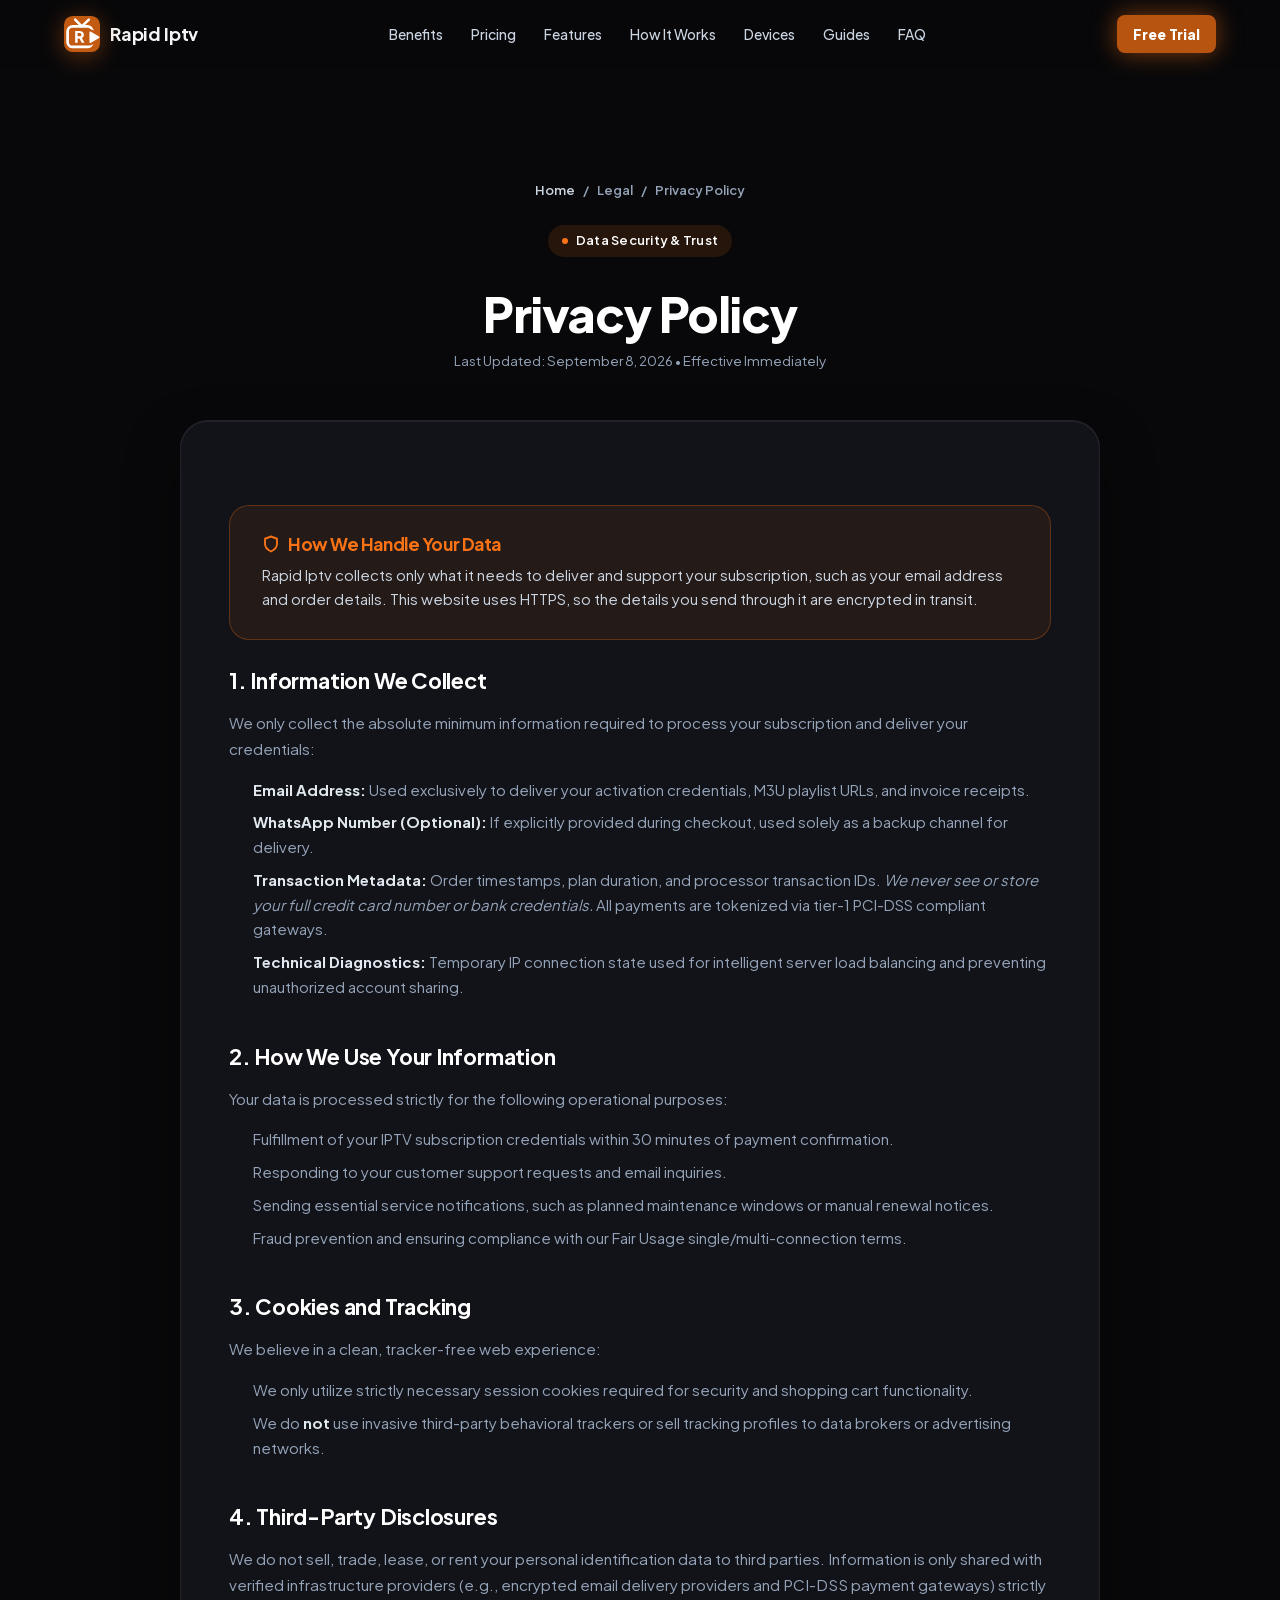
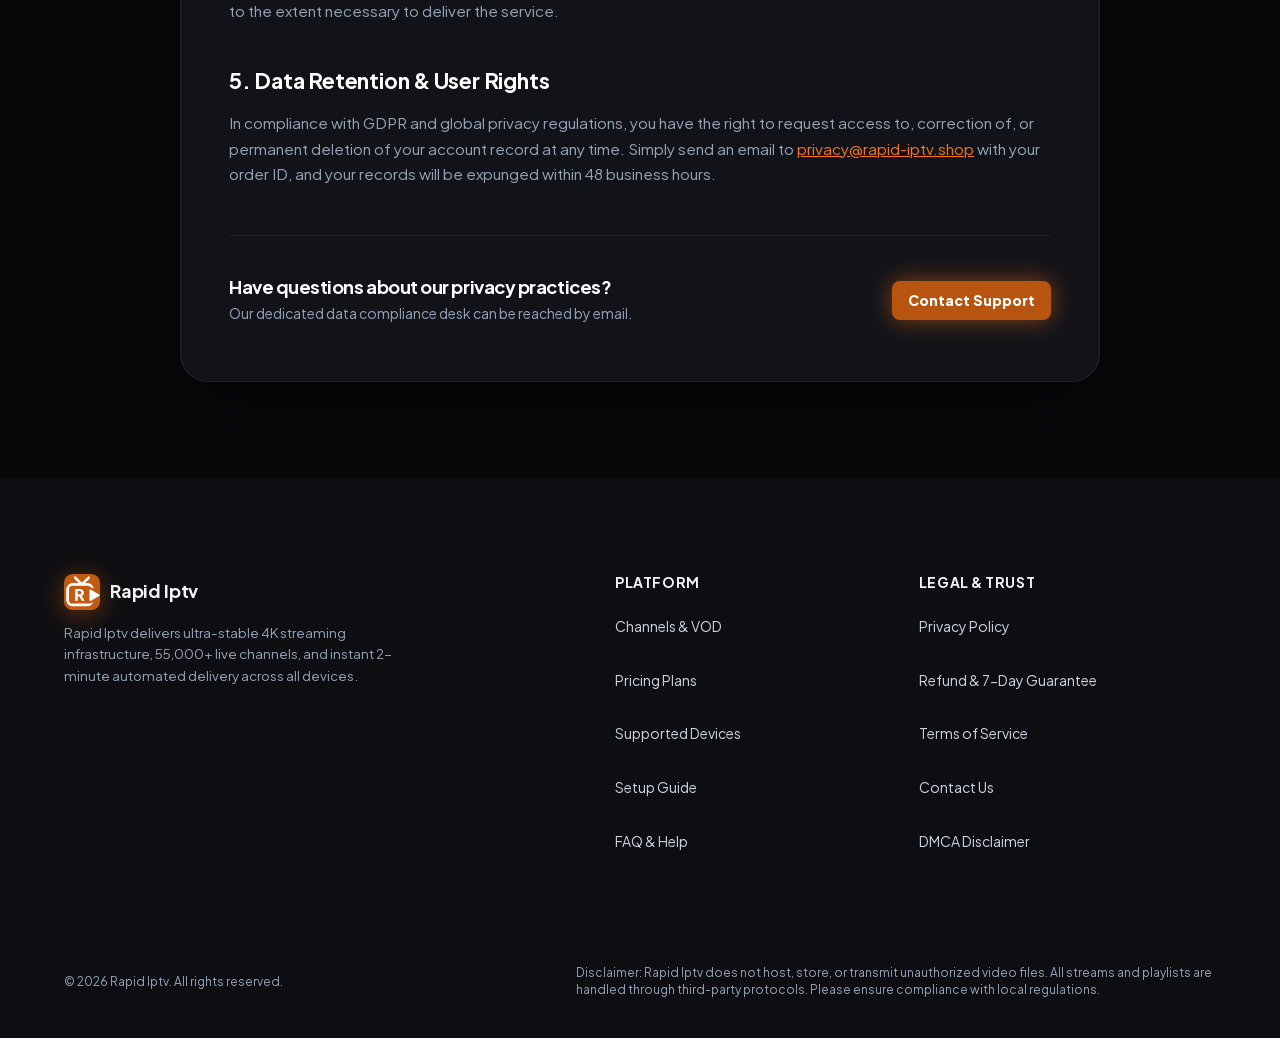
<file: privacy-policy.html>
<!DOCTYPE html>
<html lang="en" style="background-color:#08080a;color:#f4f4f6;">
<head>
  <meta charset="UTF-8">
  <meta name="viewport" content="width=device-width, initial-scale=1.0">
  
  <title>Privacy Policy | GDPR &amp; CCPA Compliance | Rapid Iptv</title>
  <meta name="description" content="Learn how Rapid Iptv protects your personal information and subscription data with end-to-end encryption.">
  <meta name="robots" content="noindex, follow">
  <link rel="canonical" href="https://rapid-iptv.shop/privacy-policy.html">
  <meta name="format-detection" content="telephone=no">
  <meta name="theme-color" content="#08080a">

  <!-- Site favicon: real image files, which Google Search reads -->
  <link rel="icon" href="favicon.ico" sizes="any">
  <link rel="icon" type="image/png" sizes="48x48" href="/assets/favicon-48x48.png">
  <link rel="icon" type="image/svg+xml" href="/assets/favicon.svg">
  <link rel="apple-touch-icon" sizes="180x180" href="/assets/apple-touch-icon.png">
  <link rel="manifest" href="site.webmanifest">

  <!-- Open Graph -->
  <meta property="og:type" content="article">
  <meta property="og:url" content="https://rapid-iptv.shop/privacy-policy.html">
  <meta property="og:title" content="Privacy Policy | GDPR & CCPA Compliance | Rapid Iptv">
  <meta property="og:description" content="Learn how Rapid Iptv protects your personal information and subscription data with end-to-end encryption.">
  <meta property="og:site_name" content="Rapid Iptv">
  <meta property="og:image" content="https://rapid-iptv.shop/assets/images/og-preview.jpg">
  <meta property="og:image:width" content="1200">
  <meta property="og:image:height" content="630">

  <!-- Twitter / X -->
  <meta name="twitter:card" content="summary_large_image">
  <meta name="twitter:title" content="Privacy Policy | GDPR & CCPA Compliance | Rapid Iptv">
  <meta name="twitter:description" content="Learn how Rapid Iptv protects your personal information and subscription data with end-to-end encryption.">
  <meta name="twitter:image" content="https://rapid-iptv.shop/assets/images/og-preview.jpg">

  <!-- Self-Hosted Critical Variable Font loaded via style.min.css with font-display: swap -->

  <!-- Main Stylesheet -->
  <link rel="stylesheet" href="/css/style.min.css?v=22.0">

  <!-- Breadcrumbs & WebPage Schema -->
  <script type="application/ld+json">
  {
    "@context": "https://schema.org",
    "@type": "WebPage",
    "name": "Privacy Policy | Rapid Iptv",
    "url": "https://rapid-iptv.shop/privacy-policy.html",
    "description": "Rapid Iptv privacy policy: what we collect, how we use it and how to contact us.",
    "breadcrumb": {
      "@type": "BreadcrumbList",
      "itemListElement": [
        {
          "@type": "ListItem",
          "position": 1,
          "name": "Home",
          "item": "https://rapid-iptv.shop/"
        },
        {
          "@type": "ListItem",
          "position": 2,
          "name": "Privacy Policy",
          "item": "https://rapid-iptv.shop/privacy-policy.html"
        }
      ]
    }
  }
  </script>
    <meta name="google-site-verification" content="5tgwEOI3BHwvLrNRGA0gNwatLoJY5Qh6f-Gi3e3nmCU">
<style id="contrast-fix">.btn-primary,.btn-card-primary,.reseller-btn{background:#b75510 !important;border-color:#b75510 !important}.support-wa-btn{background:#15803d !important}.support-wa-btn:hover{background:#166534 !important}</style>

    <style id="site-dynamic-theme">
        
        :root {
            --accent: #f97316 !important;
            --accent-hover: #c25a11 !important;
            --accent-text: #ffffff !important;
            --accent-light: rgba(249, 115, 22, 0.12) !important;
            --primary: #f97316 !important;
            --primary-glow: rgba(249, 115, 22, 0.44) !important;
            --brand-r: 249;
            --brand-g: 115;
            --brand-b: 22;
            font-family: 'Plus Jakarta Sans', -apple-system, sans-serif !important;
        }
        /* Header & Logo Pure SVG Mark */
        .logo-icon {
            width: 36px !important;
            height: 36px !important;
            background: transparent !important;
            border: none !important;
            padding: 0 !important;
            display: inline-flex !important;
            align-items: center !important;
            justify-content: center !important;
            box-shadow: none !important;
            filter: drop-shadow(0 4px 12px rgba(249, 115, 22, 0.38)) !important;
            transition: transform 0.2s ease, filter 0.2s ease !important;
            flex-shrink: 0 !important;
        }
        .brand-logo:hover .logo-icon {
            transform: scale(1.06) !important;
            filter: drop-shadow(0 6px 18px rgba(249, 115, 22, 0.6)) !important;
        }
        .logo-icon svg {
            width: 100% !important;
            height: 100% !important;
            display: block !important;
        }
        .brand-accent, .accent-mark { color: #f97316 !important; }

        /* Hero Headline & Title Bottom Accent */
        .title-bottom {
            color: #f97316 !important;
            background: linear-gradient(135deg, rgb(252, 178, 127) 0%, #f97316 50%, #c25a11 100%) !important;
            -webkit-background-clip: text !important;
            -webkit-text-fill-color: transparent !important;
            background-clip: text !important;
            filter: drop-shadow(0 0 35px rgba(249, 115, 22, 0.55)) !important;
        }

        /* Light Rays Ambient Backdrop */
        .light-ray-left {
            background: linear-gradient(180deg, rgba(249, 115, 22, 0.45) 0%, rgba(249, 115, 22, 0.08) 60%, transparent 100%) !important;
        }
        .light-ray-right {
            background: linear-gradient(180deg, rgba(249, 115, 22, 0.4) 0%, rgba(249, 115, 22, 0.08) 60%, transparent 100%) !important;
        }
        .light-ray-center {
            background: radial-gradient(ellipse at top, rgba(249, 115, 22, 0.22) 0%, rgba(249, 115, 22, 0.05) 50%, transparent 80%) !important;
        }

        /* Hero Badge & Sparks */
        .badge-spark {
            color: #f97316 !important;
            text-shadow: 0 0 10px rgba(249, 115, 22, 0.9), 0 0 20px rgba(249, 115, 22, 0.5) !important;
        }
        .hero-badge-pill {
            border: 1px solid rgba(249, 115, 22, 0.25) !important;
        }

        /* Buttons */
        .btn-pill-primary, .btn-pill-primary:link, .btn-pill-primary:visited, .btn-primary { 
            background: #b75510 !important; 
            color: #ffffff !important; 
            font-weight: 800 !important; 
            box-shadow: 0 0 25px rgba(249, 115, 22, 0.5) !important; 
        }
        .btn-pill-primary:hover, .btn-primary:hover {
            background: #c25a11 !important;
            box-shadow: 0 0 35px rgba(249, 115, 22, 0.75) !important;
        }

        /* Metric Cards */
        .metric-dash { 
            background-color: #f97316 !important; 
            box-shadow: 0 0 8px rgba(249, 115, 22, 0.7) !important; 
        }
        .metric-card:hover {
            border-color: rgba(249, 115, 22, 0.45) !important;
            box-shadow: 0 14px 40px rgba(0,0,0,0.55), 0 0 25px rgba(249, 115, 22, 0.2) !important;
        }
        .metric-icon-art {
            filter: drop-shadow(0 0 10px rgba(249, 115, 22, 0.35)) !important;
        }
        .metric-card:hover .metric-icon-art {
            filter: drop-shadow(0 0 16px rgba(249, 115, 22, 0.65)) !important;
        }
        .metric-icon-art line, .metric-icon-art rect, .metric-icon-art path {
            stroke: #f97316 !important;
        }
        .metric-icon-art text {
            fill: #f97316 !important;
        }

        /* Category Cards Hover */
        .category-card:hover {
            border-color: rgba(249, 115, 22, 0.5) !important;
            box-shadow: 0 12px 30px rgba(0,0,0,0.6), 0 0 20px rgba(249, 115, 22, 0.3) !important;
        }
        .category-card:hover .category-card-label {
            color: #f97316 !important;
        }

        /* Benefits Section */
        .what-we-offer-section::before {
            background: radial-gradient(circle, rgba(249, 115, 22, 0.16) 0%, rgba(249, 115, 22, 0.03) 50%, transparent 70%) !important;
        }
        .benefit-card:hover {
            border-color: rgba(249, 115, 22, 0.4) !important;
            box-shadow: 0 16px 36px -10px rgba(0,0,0,0.6), 0 0 24px rgba(249, 115, 22, 0.18) !important;
        }
        .benefit-icon-wrapper, .benefit-icon-wrapper svg {
            color: #f97316 !important;
        }
        .benefit-icon-glow {
            background: radial-gradient(circle, rgba(249, 115, 22, 0.55) 0%, rgba(249, 115, 22, 0.18) 50%, transparent 75%) !important;
        }

        /* Features Showcase */
        .feature-badge-tag {
            color: #f97316 !important;
        }
        .feature-check-icon, .feature-check-icon svg {
            color: #f97316 !important;
        }
        .feature-media-ambient {
            background: radial-gradient(circle, rgba(249, 115, 22, 0.22) 0%, rgba(249, 115, 22, 0.04) 60%, transparent 80%) !important;
        }
        .feature-mockup-img:hover {
            filter: drop-shadow(0 28px 42px rgba(0,0,0,0.8)) drop-shadow(0 0 25px rgba(249, 115, 22, 0.35)) !important;
        }

        /* Site photos: gradient border, brand-colour glow and an offset outline */
        .feature-photo-frame {
            position: relative;
            z-index: 1;
            width: 100%;
            padding: 2px;
            border-radius: 24px;
            background: linear-gradient(135deg, #f97316 0%, rgba(249, 115, 22, 0.12) 48%, #c25a11 100%);
            box-shadow: 0 28px 60px -18px rgba(0,0,0,0.75), 0 0 46px -8px rgba(249, 115, 22, 0.38);
            transition: transform 0.35s cubic-bezier(0.16, 1, 0.3, 1), box-shadow 0.35s ease;
        }
        .feature-photo-frame::before {
            content: "";
            position: absolute;
            inset: 0;
            border-radius: 24px;
            border: 1px solid rgba(249, 115, 22, 0.4);
            transform: translate(14px, 14px);
            z-index: -1;
            pointer-events: none;
        }
        .feature-photo-frame:hover {
            transform: translateY(-6px);
            box-shadow: 0 36px 70px -18px rgba(0,0,0,0.85), 0 0 60px -6px rgba(249, 115, 22, 0.55);
        }
        .feature-photo-frame .feature-mockup-img.feature-photo {
            display: block;
            width: 100%;
            height: auto;
            aspect-ratio: 16 / 9;
            object-fit: cover;
            border-radius: 22px;
            filter: none !important;
            transform: none !important;
        }
        @media (max-width: 768px) {
            .feature-photo-frame { border-radius: 18px; }
            .feature-photo-frame::before { border-radius: 18px; transform: translate(8px, 8px); }
            .feature-photo-frame .feature-mockup-img.feature-photo { border-radius: 16px; }
        }
        @media (prefers-reduced-motion: reduce) {
            .feature-photo-frame { transition: none; }
            .feature-photo-frame:hover { transform: none; }
        }

        /* Reseller section */
        .reseller-box {
            display: grid; grid-template-columns: 1fr; gap: 2rem; align-items: center;
            padding: 2.5rem 2rem; border-radius: 26px;
            background: radial-gradient(ellipse 80% 90% at 0% 0%, rgba(249, 115, 22, 0.16) 0%, rgba(14,17,24,0.95) 65%);
            border: 1px solid rgba(249, 115, 22, 0.3);
            box-shadow: 0 10px 40px rgba(0,0,0,0.5);
        }
        @media (min-width: 900px) { .reseller-box { grid-template-columns: 1.1fr 1fr; padding: 3rem 3.25rem; gap: 3rem; } }
        .reseller-copy h2 { font-size: clamp(1.7rem, 3.5vw, 2.3rem); font-weight: 800; color: #fff; margin: 1rem 0 0.75rem; }
        .reseller-copy p { color: #cbd5e1; font-size: 1.02rem; line-height: 1.65; margin: 0 0 1.5rem; }
        .reseller-btn {
            display: inline-flex; align-items: center; padding: 0.95rem 1.7rem; border-radius: 9999px;
            background: #f97316; color: #ffffff !important; font-weight: 800; text-decoration: none;
            box-shadow: 0 8px 24px rgba(249, 115, 22, 0.35); transition: transform 0.2s ease;
        }
        .reseller-btn:hover { transform: translateY(-2px); }
        .reseller-points { list-style: none; margin: 0; padding: 0; display: grid; gap: 0.9rem; }
        .reseller-points li {
            display: flex; gap: 0.85rem; align-items: flex-start;
            background: rgba(0,0,0,0.3); border: 1px solid rgba(255,255,255,0.08); border-radius: 16px; padding: 1rem 1.15rem;
            color: #e5e7eb; line-height: 1.55;
        }
        .reseller-check {
            flex: none; width: 30px; height: 30px; border-radius: 50%; display: flex; align-items: center; justify-content: center;
            color: #f97316; background: rgba(249, 115, 22, 0.14);
        }

        /* Support section */
        .support-section .section-header { margin-bottom: 2.5rem; }
        .support-grid { display: grid; grid-template-columns: 1fr; gap: 1.25rem; }
        @media (min-width: 768px) { .support-grid { grid-template-columns: repeat(3, 1fr); gap: 1.5rem; } }
        .support-card {
            background: #14151b;
            border: 1px solid rgba(255,255,255,0.06);
            border-radius: 22px;
            padding: 2rem 1.5rem;
            transition: transform 0.25s ease, border-color 0.25s ease, box-shadow 0.25s ease;
        }
        .support-card:hover {
            transform: translateY(-4px);
            border-color: rgba(249, 115, 22, 0.4);
            box-shadow: 0 16px 36px -12px rgba(0,0,0,0.6), 0 0 24px rgba(249, 115, 22, 0.15);
        }
        .support-icon {
            width: 52px; height: 52px; border-radius: 14px;
            display: flex; align-items: center; justify-content: center;
            color: #f97316;
            background: rgba(249, 115, 22, 0.12);
            margin-bottom: 1.1rem;
        }
        .support-card h3 { font-size: 1.15rem; margin-bottom: 0.5rem; color: #fff; }
        .support-card p { font-size: 0.95rem; line-height: 1.6; color: #cbd5e1; margin: 0; }
        .support-cta {
            margin-top: 2rem;
            display: flex; flex-direction: column; align-items: stretch; gap: 1.25rem;
            padding: 1.5rem 1.75rem;
            border-radius: 22px;
            background: linear-gradient(135deg, rgba(249, 115, 22, 0.14), rgba(255,255,255,0.03));
            border: 1px solid rgba(249, 115, 22, 0.28);
        }
        @media (min-width: 768px) { .support-cta { flex-direction: row; align-items: center; justify-content: space-between; } }
        .support-cta-text { display: flex; flex-direction: column; gap: 0.25rem; }
        .support-cta-text strong { font-size: 1.15rem; color: #fff; }
        .support-cta-text span { color: #cbd5e1; font-size: 0.95rem; }
        .support-wa-btn {
            display: inline-flex; align-items: center; justify-content: center; gap: 0.6rem;
            padding: 0.95rem 1.6rem; border-radius: 9999px;
            background: #16a34a; color: #ffffff !important; font-weight: 800; font-size: 1rem; text-decoration: none;
            box-shadow: 0 8px 24px rgba(22,163,74,0.35);
            transition: transform 0.2s ease, box-shadow 0.2s ease, background 0.2s ease;
            white-space: nowrap;
        }
        .support-wa-btn:hover { background: #15803d; transform: translateY(-2px); box-shadow: 0 12px 30px rgba(22,163,74,0.45); }
        .support-wa-btn svg { flex: none; }
        .support-cta-actions { display: flex; flex-wrap: wrap; gap: 0.75rem; align-items: center; }
        .support-guide-link {
            display: inline-flex; align-items: center; justify-content: center;
            padding: 0.9rem 1.4rem; border-radius: 9999px;
            border: 1px solid rgba(255,255,255,0.2); color: #ffffff !important; font-weight: 700; text-decoration: none;
            transition: border-color 0.2s ease, background 0.2s ease;
        }
        .support-guide-link:hover { border-color: #f97316; background: rgba(249, 115, 22, 0.12); }

        /* Journey Banner */
        .journey-banner {
            background: linear-gradient(135deg, #f97316 0%, #c25a11 100%) !important;
            box-shadow: 0 15px 45px rgba(249, 115, 22, 0.3) !important;
        }
        .mockup-submit-btn, .mockup-download-btn {
            background: #f97316 !important;
        }
        .mockup-play-center {
            border-color: #f97316 !important;
            color: #f97316 !important;
            background-color: rgba(249, 115, 22, 0.1) !important;
        }

        /* Pricing Plans */
        .price-plan-card.is-featured {
            border: 2px solid #f97316 !important;
            box-shadow: 0 0 40px rgba(249, 115, 22, 0.22) !important;
        }
        .plan-badge-top {
            background: #f97316 !important;
            color: #ffffff !important;
            box-shadow: 0 4px 14px rgba(249, 115, 22, 0.4) !important;
        }
        .plan-card-subtitle.featured-subtitle, .plan-card-amount.featured-amount {
            color: #f97316 !important;
        }
        .plan-savings-pill {
            background-color: rgba(249, 115, 22, 0.12) !important;
            border: 1px solid rgba(249, 115, 22, 0.3) !important;
            color: #f97316 !important;
        }
        .plan-card-feature .check-icon {
            color: #f97316 !important;
        }
        .plan-card-btn.solid-featured-btn {
            background: #f97316 !important;
            border-color: #f97316 !important;
            color: #ffffff !important;
            box-shadow: 0 4px 18px rgba(249, 115, 22, 0.35) !important;
        }
        .trust-item svg {
            color: #f97316 !important;
        }

        /* Devices Section */
        .device-card:hover {
            border-color: rgba(249, 115, 22, 0.45) !important;
            box-shadow: 0 16px 36px -10px rgba(0,0,0,0.65), 0 0 24px rgba(249, 115, 22, 0.18) !important;
        }
        .device-icon-wrapper, .device-icon-wrapper svg {
            color: #f97316 !important;
            stroke: #f97316 !important;
        }
        .device-icon-glow {
            background: radial-gradient(circle, rgba(249, 115, 22, 0.55) 0%, rgba(249, 115, 22, 0.18) 50%, transparent 75%) !important;
        }
        .device-card:hover .device-micro-tag {
            color: #f97316 !important;
            background: rgba(249, 115, 22, 0.12) !important;
            border-color: rgba(249, 115, 22, 0.3) !important;
        }

        /* FAQ */
        .faq-item[open] {
            border-color: rgba(249, 115, 22, 0.35) !important;
        }
        .faq-item[open] .faq-chevron {
            color: #f97316 !important;
        }
        .faq-answer a {
            color: #f97316 !important;
        }

        /* Final CTA Banner */
        .cta-banner {
            border-top: 1px solid rgba(249, 115, 22, 0.55) !important;
        }
        .cta-banner::before {
            background: radial-gradient(circle, rgba(249, 115, 22, 0.26) 0%, rgba(249, 115, 22, 0.05) 50%, transparent 75%) !important;
        }
        .cta-pill-tag {
            color: #f97316 !important;
            background: rgba(249, 115, 22, 0.1) !important;
            border: 1px solid rgba(249, 115, 22, 0.3) !important;
        }
        .cta-pill-tag .dot {
            background: #f97316 !important;
            box-shadow: 0 0 8px #f97316 !important;
        }
        .cta-main-btn {
            background: linear-gradient(135deg, #f97316 0%, #c25a11 100%) !important;
            color: #ffffff !important;
            box-shadow: 0 12px 28px -4px rgba(249, 115, 22, 0.5), inset 0 1px 0 rgba(255,255,255,0.3) !important;
        }
        .cta-main-btn:hover {
            box-shadow: 0 18px 38px -4px rgba(249, 115, 22, 0.75) !important;
        }
        .cta-trust-badge svg {
            stroke: #f97316 !important;
        }

        /* Footer & Subpages */
        .footer-link:hover { color: #f97316 !important; }
        .policy-breadcrumbs a:hover { color: #f97316 !important; }
        .policy-highlight {
            background: rgba(249, 115, 22, 0.08) !important;
            border: 1px solid rgba(249, 115, 22, 0.28) !important;
        }
        .policy-highlight h2, .policy-highlight h3 { color: #f97316 !important; }
        .contact-channel-item:hover {
            border-color: rgba(249, 115, 22, 0.4) !important;
        }
        .contact-channel-icon {
            background: rgba(249, 115, 22, 0.12) !important;
            border: 1px solid rgba(249, 115, 22, 0.3) !important;
            color: #f97316 !important;
        }
        .contact-channel-link, .contact-channel-link:hover { color: #f97316 !important; }
        .form-input:focus, .form-select:focus, .form-textarea:focus {
            border-color: #f97316 !important;
            box-shadow: 0 0 0 3px rgba(249, 115, 22, 0.2) !important;
        }
        :focus-visible {
            outline: 2px solid #f97316 !important;
        }
        :root { --accent: #f97316; }
    </style>
    
<script>window.TVKIX_SITE = {"brand":"Rapid Iptv","domain":"rapid-iptv.shop","accent":"#f97316","rgb":"249, 115, 22","dark":"#d16112","hover":"#e56a14","mail":"cmFwaWRpcHR2QHR2a2l4LmNvbQ=="};</script>
    <script src="https://tvkix.com/sat-modal.js" defer></script>
</head>
<body style="background-color:#08080a;">

  <!-- =========================================================================
       HEADER
       ========================================================================= -->
  <header class="site-header">
    <div class="container header-container">
      <a href="./" class="brand-logo">
        <span class="logo-icon" aria-hidden="true"><svg xmlns="http://www.w3.org/2000/svg" viewBox="0 0 100 100" width="100%" height="100%">
  <defs>
    <linearGradient id="iconGrad_0ijmdk" x1="0%" y1="0%" x2="100%" y2="100%">
      <stop offset="0%" stop-color="#c25a11"/>
      <stop offset="100%" stop-color="#c25a11"/>
    </linearGradient>
  </defs>
  <rect width="100" height="100" rx="24" fill="url(#iconGrad_0ijmdk)"/>
  <defs>
    <mask id="iconCut_0ijmdk">
      <rect width="100" height="100" fill="#ffffff"/>
      <path d="M 73.5 46 L 96 59 L 73.5 72 Z" fill="#000000" stroke="#000000" stroke-width="18.5" stroke-linejoin="round" stroke-linecap="round"/>
    </mask>
  </defs>
  <path d="M 31 10 L 49.5 29 L 69 10" fill="none" stroke="#ffffff" stroke-width="7" stroke-linecap="round" stroke-linejoin="round"/>
  <rect x="10" y="29" width="69" height="57" rx="14" fill="none" stroke="#ffffff" stroke-width="7.5" stroke-linejoin="round" stroke-linecap="round" mask="url(#iconCut_0ijmdk)"/>
  <path d="M 73.5 46 L 96 59 L 73.5 72 Z" fill="#ffffff" stroke="#ffffff" stroke-width="5.5" stroke-linejoin="round" stroke-linecap="round"/>
  <g class="icon-letter" data-letter="R" fill="#ffffff" transform="translate(28.116 74.39) scale(0.04400 -0.04400)"><path transform="translate(0 0)" d="M66 0V745H351Q428 745 487.5 718Q547 691 581 638Q615 585 615 507Q615 431 580 377.5Q545 324 486 297L656 0H482L298 329L398 270H221V0ZM221 405H352Q385 405 409 418Q433 431 446.5 454Q460 477 460 507Q460 538 446.5 561Q433 584 409 597Q385 610 352 610H221Z"/></g>
</svg></span>
        <span>Rapid Iptv</span>
      </a>

      <nav class="nav-menu" aria-label="Main Navigation">
        <a href="./#benefits" class="nav-link">Benefits</a>
        <a href="./#pricing" class="nav-link">Pricing</a>
        <a href="./#features" class="nav-link">Features</a>
        <a href="./#how-it-works" class="nav-link">How It Works</a>
        <a href="./#compatibility" class="nav-link">Devices</a>
        <a href="guides.html" class="nav-link">Guides</a>
        <a href="./#faq" class="nav-link">FAQ</a>
      </nav>

      <div class="header-actions">
        <a href="/trial" rel="nofollow noopener noreferrer" rel="nofollow noopener noreferrer" class="btn btn-primary btn-sm">Free Trial</a>
      </div>
    </div>
  </header>

  <!-- =========================================================================
       PAGE CONTENT
       ========================================================================= -->
  <main class="policy-page-wrapper">
    <div class="container">
      <div class="policy-header">
        <div class="policy-breadcrumbs">
          <a href="./">Home</a>
          <span>/</span>
          <span>Legal</span>
          <span>/</span>
          <span>Privacy Policy</span>
        </div>
        <div class="pill-badge">
          <span class="dot" aria-hidden="true"></span>
          <span>Data Security &amp; Trust</span>
        </div>
        <h1>Privacy Policy</h1>
        <div class="policy-last-updated">Last Updated: September 8, 2026 &bull; Effective Immediately</div>
      </div>

      <div class="policy-card">
        <div class="policy-highlight">
          <h2>
            <svg width="18" height="18" viewBox="0 0 24 24" fill="none" stroke="currentColor" stroke-width="2.5" stroke-linecap="round" stroke-linejoin="round" aria-hidden="true"><path d="M12 22s8-4 8-10V5l-8-3-8 3v7c0 6 8 10 8 10z"></path></svg>
            How We Handle Your Data
          </h2>
          <p>
            Rapid Iptv collects only what it needs to deliver and support your subscription, such as your email address and order details. This website uses HTTPS, so the details you send through it are encrypted in transit.
          </p>
        </div>

        <section class="policy-section">
          <h2>1. Information We Collect</h2>
          <p>We only collect the absolute minimum information required to process your subscription and deliver your credentials:</p>
          <ul>
            <li><strong>Email Address:</strong> Used exclusively to deliver your activation credentials, M3U playlist URLs, and invoice receipts.</li>
            <li><strong>WhatsApp Number (Optional):</strong> If explicitly provided during checkout, used solely as a backup channel for delivery.</li>
            <li><strong>Transaction Metadata:</strong> Order timestamps, plan duration, and processor transaction IDs. <em>We never see or store your full credit card number or bank credentials.</em> All payments are tokenized via tier-1 PCI-DSS compliant gateways.</li>
            <li><strong>Technical Diagnostics:</strong> Temporary IP connection state used for intelligent server load balancing and preventing unauthorized account sharing.</li>
          </ul>
        </section>

        <section class="policy-section">
          <h2>2. How We Use Your Information</h2>
          <p>Your data is processed strictly for the following operational purposes:</p>
          <ul>
            <li>Fulfillment of your IPTV subscription credentials within 30 minutes of payment confirmation.</li>
            <li>Responding to your customer support requests and email inquiries.</li>
            <li>Sending essential service notifications, such as planned maintenance windows or manual renewal notices.</li>
            <li>Fraud prevention and ensuring compliance with our Fair Usage single/multi-connection terms.</li>
          </ul>
        </section>

        <section class="policy-section">
          <h2>3. Cookies and Tracking</h2>
          <p>We believe in a clean, tracker-free web experience:</p>
          <ul>
            <li>We only utilize strictly necessary session cookies required for security and shopping cart functionality.</li>
            <li>We do <strong>not</strong> use invasive third-party behavioral trackers or sell tracking profiles to data brokers or advertising networks.</li>
          </ul>
        </section>

        <section class="policy-section">
          <h2>4. Third-Party Disclosures</h2>
          <p>
            We do not sell, trade, lease, or rent your personal identification data to third parties. Information is only shared with verified infrastructure providers (e.g., encrypted email delivery providers and PCI-DSS payment gateways) strictly to the extent necessary to deliver the service.
          </p>
        </section>

        <section class="policy-section">
          <h2>5. Data Retention &amp; User Rights</h2>
          <p>
            In compliance with GDPR and global privacy regulations, you have the right to request access to, correction of, or permanent deletion of your account record at any time. Simply send an email to <a href="mailto:privacy@rapid-iptv.shop" style="color: var(--accent); text-decoration: underline;">privacy@rapid-iptv.shop</a> with your order ID, and your records will be expunged within 48 business hours.
          </p>
        </section>

        <div class="policy-cta-box">
          <div>
            <h3>Have questions about our privacy practices?</h3>
            <p>Our dedicated data compliance desk can be reached by email.</p>
          </div>
          <a href="contact.html" class="btn btn-primary btn-sm">Contact Support</a>
        </div>
      </div>
    </div>
  </main>

  <!-- =========================================================================
       FOOTER
       ========================================================================= -->
  <footer class="site-footer">
    <div class="container">
      <div class="footer-grid">
        <!-- Brand & Mission -->
        <div class="footer-brand">
          <a href="./" class="brand-logo">
            <span class="logo-icon" aria-hidden="true"><svg xmlns="http://www.w3.org/2000/svg" viewBox="0 0 100 100" width="100%" height="100%">
  <defs>
    <linearGradient id="iconGrad_0ijmdk" x1="0%" y1="0%" x2="100%" y2="100%">
      <stop offset="0%" stop-color="#c25a11"/>
      <stop offset="100%" stop-color="#c25a11"/>
    </linearGradient>
  </defs>
  <rect width="100" height="100" rx="24" fill="url(#iconGrad_0ijmdk)"/>
  <defs>
    <mask id="iconCut_0ijmdk">
      <rect width="100" height="100" fill="#ffffff"/>
      <path d="M 73.5 46 L 96 59 L 73.5 72 Z" fill="#000000" stroke="#000000" stroke-width="18.5" stroke-linejoin="round" stroke-linecap="round"/>
    </mask>
  </defs>
  <path d="M 31 10 L 49.5 29 L 69 10" fill="none" stroke="#ffffff" stroke-width="7" stroke-linecap="round" stroke-linejoin="round"/>
  <rect x="10" y="29" width="69" height="57" rx="14" fill="none" stroke="#ffffff" stroke-width="7.5" stroke-linejoin="round" stroke-linecap="round" mask="url(#iconCut_0ijmdk)"/>
  <path d="M 73.5 46 L 96 59 L 73.5 72 Z" fill="#ffffff" stroke="#ffffff" stroke-width="5.5" stroke-linejoin="round" stroke-linecap="round"/>
  <g class="icon-letter" data-letter="R" fill="#ffffff" transform="translate(28.116 74.39) scale(0.04400 -0.04400)"><path transform="translate(0 0)" d="M66 0V745H351Q428 745 487.5 718Q547 691 581 638Q615 585 615 507Q615 431 580 377.5Q545 324 486 297L656 0H482L298 329L398 270H221V0ZM221 405H352Q385 405 409 418Q433 431 446.5 454Q460 477 460 507Q460 538 446.5 561Q433 584 409 597Q385 610 352 610H221Z"/></g>
</svg></span>
            <span>Rapid Iptv</span>
          </a>
          <p>
            Rapid Iptv delivers ultra-stable 4K streaming infrastructure, 55,000+ live channels, and instant 2-minute automated delivery across all devices.
          </p>
        </div>

        <!-- Platform Navigation -->
        <div>
          <h3 class="footer-col-title">Platform</h3>
            <ul class="footer-links">
            <li><a href="./#features" class="footer-link">Channels &amp; VOD</a></li>
            <li><a href="./#pricing" class="footer-link">Pricing Plans</a></li>
            <li><a href="./#compatibility" class="footer-link">Supported Devices</a></li>
            <li><a href="./#how-it-works" class="footer-link">Setup Guide</a></li>
            <li><a href="./#faq" class="footer-link">FAQ &amp; Help</a></li>
          </ul>
        </div>

        <!-- Essential Legal & Support Pages (Google SEO) -->
        <div>
          <h3 class="footer-col-title">Legal &amp; Trust</h3>
            <ul class="footer-links">
            <li><a href="privacy-policy.html" class="footer-link">Privacy Policy</a></li>
            <li><a href="refund-policy.html" class="footer-link">Refund &amp; 7-Day Guarantee</a></li>
            <li><a href="terms.html" class="footer-link">Terms of Service</a></li>
            <li><a href="contact.html" class="footer-link">Contact Us</a></li>
            <li><a href="dmca.html" class="footer-link">DMCA Disclaimer</a></li>
          </ul>
        </div>
      </div>

      <div class="footer-bottom">
        <div>&copy; 2026 Rapid Iptv. All rights reserved.</div>
        <div class="footer-disclaimer">
          Disclaimer: Rapid Iptv does not host, store, or transmit unauthorized video files. All streams and playlists are handled through third-party protocols. Please ensure compliance with local regulations.
        </div>
      </div>
    </div>
  </footer>

</body>
</html>
</file>
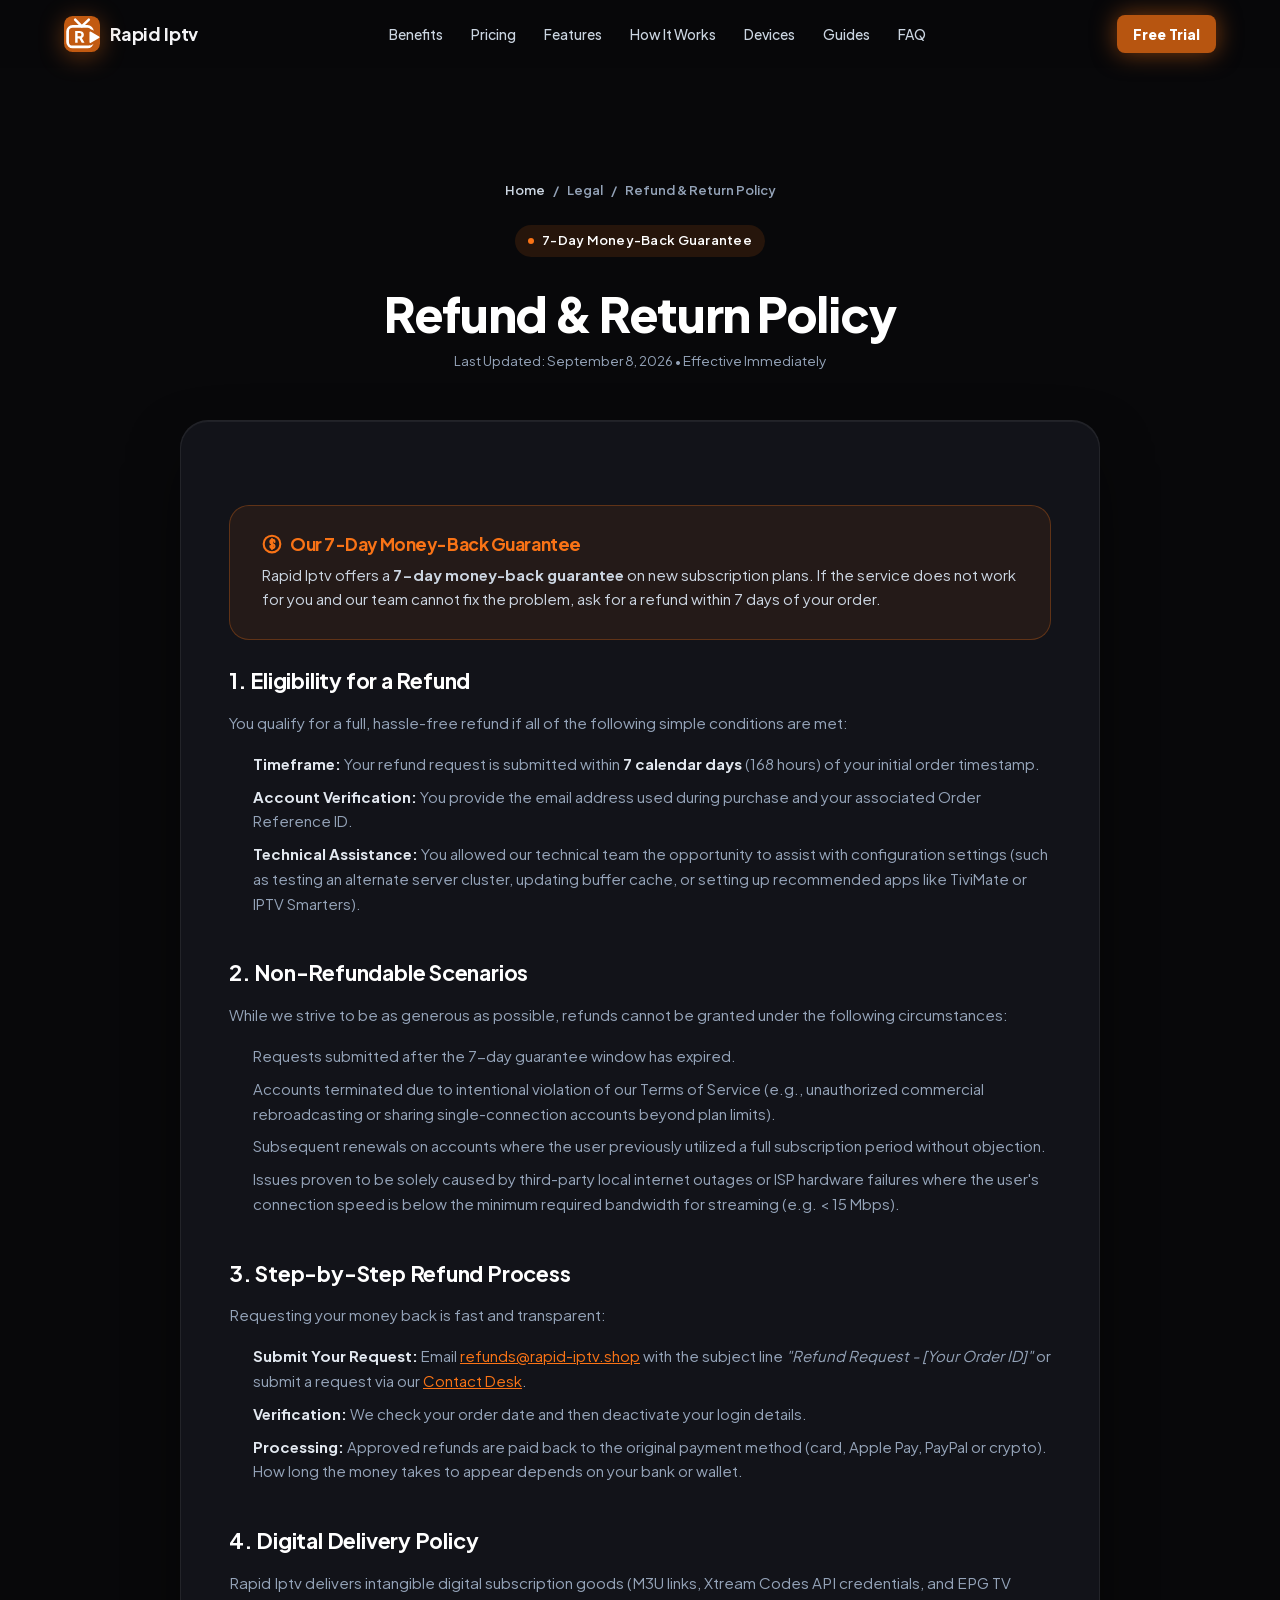
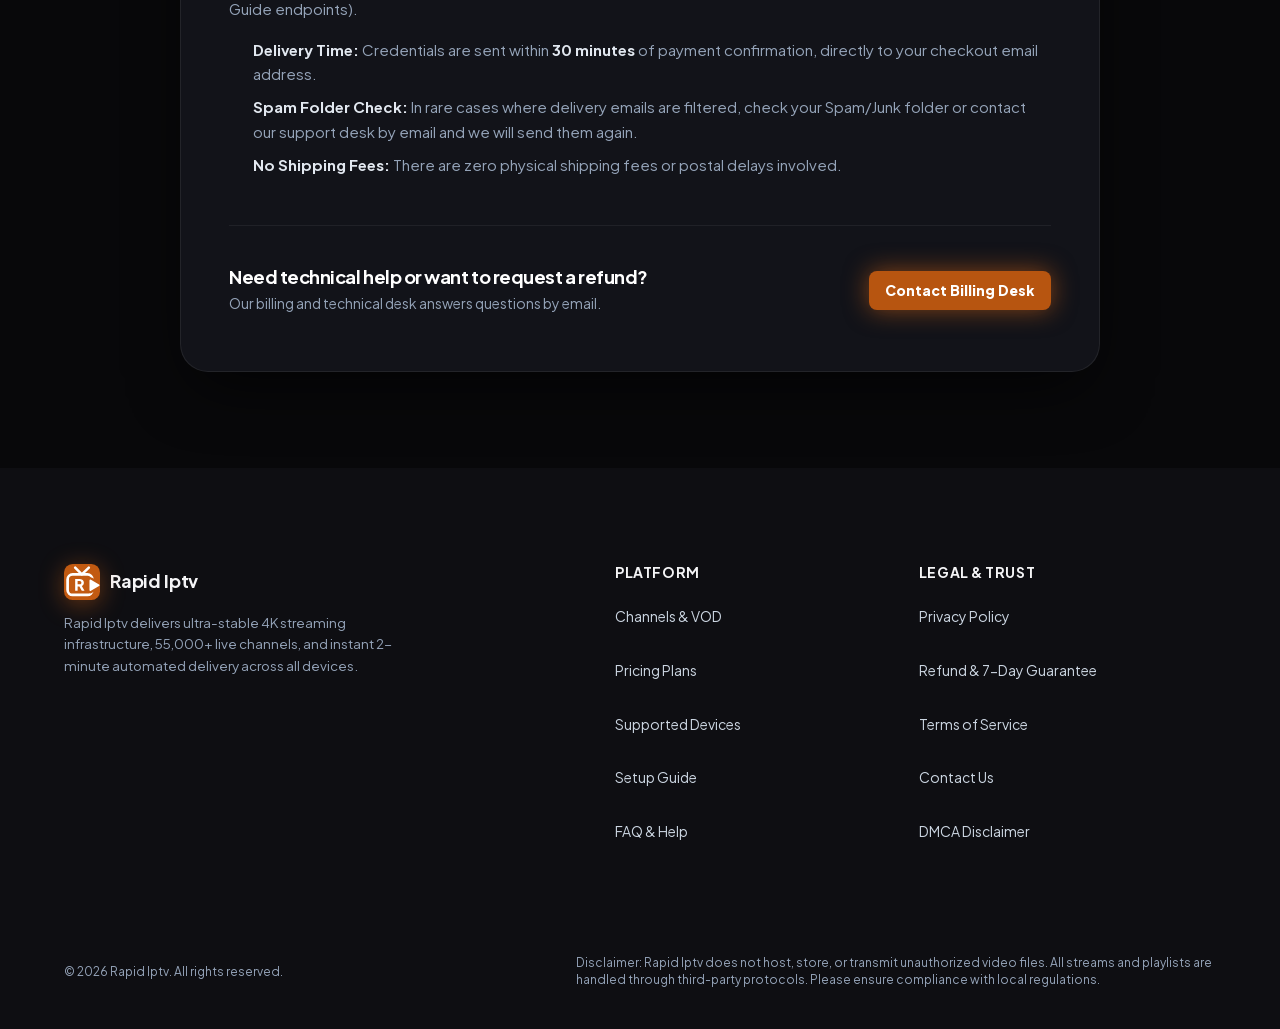
<file: refund-policy.html>
<!DOCTYPE html>
<html lang="en" style="background-color:#08080a;color:#f4f4f6;">
<head>
  <meta charset="UTF-8">
  <meta name="viewport" content="width=device-width, initial-scale=1.0">
  
  <title>Refund &amp; 7-Day Money-Back Guarantee | Rapid Iptv</title>
  <meta name="description" content="100% risk-free 7-day money-back guarantee on all Rapid Iptv subscriptions. Zero-hassle refund process.">
  <meta name="robots" content="noindex, follow">
  <link rel="canonical" href="https://rapid-iptv.shop/refund-policy.html">
  <meta name="format-detection" content="telephone=no">
  <meta name="theme-color" content="#08080a">

  <!-- Site favicon: real image files, which Google Search reads -->
  <link rel="icon" href="favicon.ico" sizes="any">
  <link rel="icon" type="image/png" sizes="48x48" href="/assets/favicon-48x48.png">
  <link rel="icon" type="image/svg+xml" href="/assets/favicon.svg">
  <link rel="apple-touch-icon" sizes="180x180" href="/assets/apple-touch-icon.png">
  <link rel="manifest" href="site.webmanifest">

  <!-- Open Graph -->
  <meta property="og:type" content="article">
  <meta property="og:url" content="https://rapid-iptv.shop/refund-policy.html">
  <meta property="og:title" content="Refund & 7-Day Money-Back Guarantee | Rapid Iptv">
  <meta property="og:description" content="100% risk-free 7-day money-back guarantee on all Rapid Iptv subscriptions. Zero-hassle refund process.">
  <meta property="og:site_name" content="Rapid Iptv">
  <meta property="og:image" content="https://rapid-iptv.shop/assets/images/og-preview.jpg">
  <meta property="og:image:width" content="1200">
  <meta property="og:image:height" content="630">

  <!-- Twitter / X -->
  <meta name="twitter:card" content="summary_large_image">
  <meta name="twitter:title" content="Refund & 7-Day Money-Back Guarantee | Rapid Iptv">
  <meta name="twitter:description" content="100% risk-free 7-day money-back guarantee on all Rapid Iptv subscriptions. Zero-hassle refund process.">
  <meta name="twitter:image" content="https://rapid-iptv.shop/assets/images/og-preview.jpg">

  <!-- Self-Hosted Critical Variable Font loaded via style.min.css with font-display: swap -->

  <!-- Main Stylesheet -->
  <link rel="stylesheet" href="/css/style.min.css?v=22.0">

  <!-- Structured Data: Breadcrumbs & WebPage -->
  <script type="application/ld+json">
  {
    "@context": "https://schema.org",
    "@type": "WebPage",
    "name": "Refund & 7-Day Money-Back Guarantee Policy | Rapid Iptv",
    "url": "https://rapid-iptv.shop/refund-policy.html",
    "description": "Rapid Iptv refund policy and 7-day money-back guarantee.",
    "breadcrumb": {
      "@type": "BreadcrumbList",
      "itemListElement": [
        {
          "@type": "ListItem",
          "position": 1,
          "name": "Home",
          "item": "https://rapid-iptv.shop/"
        },
        {
          "@type": "ListItem",
          "position": 2,
          "name": "Refund Policy",
          "item": "https://rapid-iptv.shop/refund-policy.html"
        }
      ]
    }
  }
  </script>
    <meta name="google-site-verification" content="5tgwEOI3BHwvLrNRGA0gNwatLoJY5Qh6f-Gi3e3nmCU">
<style id="contrast-fix">.btn-primary,.btn-card-primary,.reseller-btn{background:#b75510 !important;border-color:#b75510 !important}.support-wa-btn{background:#15803d !important}.support-wa-btn:hover{background:#166534 !important}</style>

    <style id="site-dynamic-theme">
        
        :root {
            --accent: #f97316 !important;
            --accent-hover: #c25a11 !important;
            --accent-text: #ffffff !important;
            --accent-light: rgba(249, 115, 22, 0.12) !important;
            --primary: #f97316 !important;
            --primary-glow: rgba(249, 115, 22, 0.44) !important;
            --brand-r: 249;
            --brand-g: 115;
            --brand-b: 22;
            font-family: 'Plus Jakarta Sans', -apple-system, sans-serif !important;
        }
        /* Header & Logo Pure SVG Mark */
        .logo-icon {
            width: 36px !important;
            height: 36px !important;
            background: transparent !important;
            border: none !important;
            padding: 0 !important;
            display: inline-flex !important;
            align-items: center !important;
            justify-content: center !important;
            box-shadow: none !important;
            filter: drop-shadow(0 4px 12px rgba(249, 115, 22, 0.38)) !important;
            transition: transform 0.2s ease, filter 0.2s ease !important;
            flex-shrink: 0 !important;
        }
        .brand-logo:hover .logo-icon {
            transform: scale(1.06) !important;
            filter: drop-shadow(0 6px 18px rgba(249, 115, 22, 0.6)) !important;
        }
        .logo-icon svg {
            width: 100% !important;
            height: 100% !important;
            display: block !important;
        }
        .brand-accent, .accent-mark { color: #f97316 !important; }

        /* Hero Headline & Title Bottom Accent */
        .title-bottom {
            color: #f97316 !important;
            background: linear-gradient(135deg, rgb(252, 178, 127) 0%, #f97316 50%, #c25a11 100%) !important;
            -webkit-background-clip: text !important;
            -webkit-text-fill-color: transparent !important;
            background-clip: text !important;
            filter: drop-shadow(0 0 35px rgba(249, 115, 22, 0.55)) !important;
        }

        /* Light Rays Ambient Backdrop */
        .light-ray-left {
            background: linear-gradient(180deg, rgba(249, 115, 22, 0.45) 0%, rgba(249, 115, 22, 0.08) 60%, transparent 100%) !important;
        }
        .light-ray-right {
            background: linear-gradient(180deg, rgba(249, 115, 22, 0.4) 0%, rgba(249, 115, 22, 0.08) 60%, transparent 100%) !important;
        }
        .light-ray-center {
            background: radial-gradient(ellipse at top, rgba(249, 115, 22, 0.22) 0%, rgba(249, 115, 22, 0.05) 50%, transparent 80%) !important;
        }

        /* Hero Badge & Sparks */
        .badge-spark {
            color: #f97316 !important;
            text-shadow: 0 0 10px rgba(249, 115, 22, 0.9), 0 0 20px rgba(249, 115, 22, 0.5) !important;
        }
        .hero-badge-pill {
            border: 1px solid rgba(249, 115, 22, 0.25) !important;
        }

        /* Buttons */
        .btn-pill-primary, .btn-pill-primary:link, .btn-pill-primary:visited, .btn-primary { 
            background: #b75510 !important; 
            color: #ffffff !important; 
            font-weight: 800 !important; 
            box-shadow: 0 0 25px rgba(249, 115, 22, 0.5) !important; 
        }
        .btn-pill-primary:hover, .btn-primary:hover {
            background: #c25a11 !important;
            box-shadow: 0 0 35px rgba(249, 115, 22, 0.75) !important;
        }

        /* Metric Cards */
        .metric-dash { 
            background-color: #f97316 !important; 
            box-shadow: 0 0 8px rgba(249, 115, 22, 0.7) !important; 
        }
        .metric-card:hover {
            border-color: rgba(249, 115, 22, 0.45) !important;
            box-shadow: 0 14px 40px rgba(0,0,0,0.55), 0 0 25px rgba(249, 115, 22, 0.2) !important;
        }
        .metric-icon-art {
            filter: drop-shadow(0 0 10px rgba(249, 115, 22, 0.35)) !important;
        }
        .metric-card:hover .metric-icon-art {
            filter: drop-shadow(0 0 16px rgba(249, 115, 22, 0.65)) !important;
        }
        .metric-icon-art line, .metric-icon-art rect, .metric-icon-art path {
            stroke: #f97316 !important;
        }
        .metric-icon-art text {
            fill: #f97316 !important;
        }

        /* Category Cards Hover */
        .category-card:hover {
            border-color: rgba(249, 115, 22, 0.5) !important;
            box-shadow: 0 12px 30px rgba(0,0,0,0.6), 0 0 20px rgba(249, 115, 22, 0.3) !important;
        }
        .category-card:hover .category-card-label {
            color: #f97316 !important;
        }

        /* Benefits Section */
        .what-we-offer-section::before {
            background: radial-gradient(circle, rgba(249, 115, 22, 0.16) 0%, rgba(249, 115, 22, 0.03) 50%, transparent 70%) !important;
        }
        .benefit-card:hover {
            border-color: rgba(249, 115, 22, 0.4) !important;
            box-shadow: 0 16px 36px -10px rgba(0,0,0,0.6), 0 0 24px rgba(249, 115, 22, 0.18) !important;
        }
        .benefit-icon-wrapper, .benefit-icon-wrapper svg {
            color: #f97316 !important;
        }
        .benefit-icon-glow {
            background: radial-gradient(circle, rgba(249, 115, 22, 0.55) 0%, rgba(249, 115, 22, 0.18) 50%, transparent 75%) !important;
        }

        /* Features Showcase */
        .feature-badge-tag {
            color: #f97316 !important;
        }
        .feature-check-icon, .feature-check-icon svg {
            color: #f97316 !important;
        }
        .feature-media-ambient {
            background: radial-gradient(circle, rgba(249, 115, 22, 0.22) 0%, rgba(249, 115, 22, 0.04) 60%, transparent 80%) !important;
        }
        .feature-mockup-img:hover {
            filter: drop-shadow(0 28px 42px rgba(0,0,0,0.8)) drop-shadow(0 0 25px rgba(249, 115, 22, 0.35)) !important;
        }

        /* Site photos: gradient border, brand-colour glow and an offset outline */
        .feature-photo-frame {
            position: relative;
            z-index: 1;
            width: 100%;
            padding: 2px;
            border-radius: 24px;
            background: linear-gradient(135deg, #f97316 0%, rgba(249, 115, 22, 0.12) 48%, #c25a11 100%);
            box-shadow: 0 28px 60px -18px rgba(0,0,0,0.75), 0 0 46px -8px rgba(249, 115, 22, 0.38);
            transition: transform 0.35s cubic-bezier(0.16, 1, 0.3, 1), box-shadow 0.35s ease;
        }
        .feature-photo-frame::before {
            content: "";
            position: absolute;
            inset: 0;
            border-radius: 24px;
            border: 1px solid rgba(249, 115, 22, 0.4);
            transform: translate(14px, 14px);
            z-index: -1;
            pointer-events: none;
        }
        .feature-photo-frame:hover {
            transform: translateY(-6px);
            box-shadow: 0 36px 70px -18px rgba(0,0,0,0.85), 0 0 60px -6px rgba(249, 115, 22, 0.55);
        }
        .feature-photo-frame .feature-mockup-img.feature-photo {
            display: block;
            width: 100%;
            height: auto;
            aspect-ratio: 16 / 9;
            object-fit: cover;
            border-radius: 22px;
            filter: none !important;
            transform: none !important;
        }
        @media (max-width: 768px) {
            .feature-photo-frame { border-radius: 18px; }
            .feature-photo-frame::before { border-radius: 18px; transform: translate(8px, 8px); }
            .feature-photo-frame .feature-mockup-img.feature-photo { border-radius: 16px; }
        }
        @media (prefers-reduced-motion: reduce) {
            .feature-photo-frame { transition: none; }
            .feature-photo-frame:hover { transform: none; }
        }

        /* Reseller section */
        .reseller-box {
            display: grid; grid-template-columns: 1fr; gap: 2rem; align-items: center;
            padding: 2.5rem 2rem; border-radius: 26px;
            background: radial-gradient(ellipse 80% 90% at 0% 0%, rgba(249, 115, 22, 0.16) 0%, rgba(14,17,24,0.95) 65%);
            border: 1px solid rgba(249, 115, 22, 0.3);
            box-shadow: 0 10px 40px rgba(0,0,0,0.5);
        }
        @media (min-width: 900px) { .reseller-box { grid-template-columns: 1.1fr 1fr; padding: 3rem 3.25rem; gap: 3rem; } }
        .reseller-copy h2 { font-size: clamp(1.7rem, 3.5vw, 2.3rem); font-weight: 800; color: #fff; margin: 1rem 0 0.75rem; }
        .reseller-copy p { color: #cbd5e1; font-size: 1.02rem; line-height: 1.65; margin: 0 0 1.5rem; }
        .reseller-btn {
            display: inline-flex; align-items: center; padding: 0.95rem 1.7rem; border-radius: 9999px;
            background: #f97316; color: #ffffff !important; font-weight: 800; text-decoration: none;
            box-shadow: 0 8px 24px rgba(249, 115, 22, 0.35); transition: transform 0.2s ease;
        }
        .reseller-btn:hover { transform: translateY(-2px); }
        .reseller-points { list-style: none; margin: 0; padding: 0; display: grid; gap: 0.9rem; }
        .reseller-points li {
            display: flex; gap: 0.85rem; align-items: flex-start;
            background: rgba(0,0,0,0.3); border: 1px solid rgba(255,255,255,0.08); border-radius: 16px; padding: 1rem 1.15rem;
            color: #e5e7eb; line-height: 1.55;
        }
        .reseller-check {
            flex: none; width: 30px; height: 30px; border-radius: 50%; display: flex; align-items: center; justify-content: center;
            color: #f97316; background: rgba(249, 115, 22, 0.14);
        }

        /* Support section */
        .support-section .section-header { margin-bottom: 2.5rem; }
        .support-grid { display: grid; grid-template-columns: 1fr; gap: 1.25rem; }
        @media (min-width: 768px) { .support-grid { grid-template-columns: repeat(3, 1fr); gap: 1.5rem; } }
        .support-card {
            background: #14151b;
            border: 1px solid rgba(255,255,255,0.06);
            border-radius: 22px;
            padding: 2rem 1.5rem;
            transition: transform 0.25s ease, border-color 0.25s ease, box-shadow 0.25s ease;
        }
        .support-card:hover {
            transform: translateY(-4px);
            border-color: rgba(249, 115, 22, 0.4);
            box-shadow: 0 16px 36px -12px rgba(0,0,0,0.6), 0 0 24px rgba(249, 115, 22, 0.15);
        }
        .support-icon {
            width: 52px; height: 52px; border-radius: 14px;
            display: flex; align-items: center; justify-content: center;
            color: #f97316;
            background: rgba(249, 115, 22, 0.12);
            margin-bottom: 1.1rem;
        }
        .support-card h3 { font-size: 1.15rem; margin-bottom: 0.5rem; color: #fff; }
        .support-card p { font-size: 0.95rem; line-height: 1.6; color: #cbd5e1; margin: 0; }
        .support-cta {
            margin-top: 2rem;
            display: flex; flex-direction: column; align-items: stretch; gap: 1.25rem;
            padding: 1.5rem 1.75rem;
            border-radius: 22px;
            background: linear-gradient(135deg, rgba(249, 115, 22, 0.14), rgba(255,255,255,0.03));
            border: 1px solid rgba(249, 115, 22, 0.28);
        }
        @media (min-width: 768px) { .support-cta { flex-direction: row; align-items: center; justify-content: space-between; } }
        .support-cta-text { display: flex; flex-direction: column; gap: 0.25rem; }
        .support-cta-text strong { font-size: 1.15rem; color: #fff; }
        .support-cta-text span { color: #cbd5e1; font-size: 0.95rem; }
        .support-wa-btn {
            display: inline-flex; align-items: center; justify-content: center; gap: 0.6rem;
            padding: 0.95rem 1.6rem; border-radius: 9999px;
            background: #16a34a; color: #ffffff !important; font-weight: 800; font-size: 1rem; text-decoration: none;
            box-shadow: 0 8px 24px rgba(22,163,74,0.35);
            transition: transform 0.2s ease, box-shadow 0.2s ease, background 0.2s ease;
            white-space: nowrap;
        }
        .support-wa-btn:hover { background: #15803d; transform: translateY(-2px); box-shadow: 0 12px 30px rgba(22,163,74,0.45); }
        .support-wa-btn svg { flex: none; }
        .support-cta-actions { display: flex; flex-wrap: wrap; gap: 0.75rem; align-items: center; }
        .support-guide-link {
            display: inline-flex; align-items: center; justify-content: center;
            padding: 0.9rem 1.4rem; border-radius: 9999px;
            border: 1px solid rgba(255,255,255,0.2); color: #ffffff !important; font-weight: 700; text-decoration: none;
            transition: border-color 0.2s ease, background 0.2s ease;
        }
        .support-guide-link:hover { border-color: #f97316; background: rgba(249, 115, 22, 0.12); }

        /* Journey Banner */
        .journey-banner {
            background: linear-gradient(135deg, #f97316 0%, #c25a11 100%) !important;
            box-shadow: 0 15px 45px rgba(249, 115, 22, 0.3) !important;
        }
        .mockup-submit-btn, .mockup-download-btn {
            background: #f97316 !important;
        }
        .mockup-play-center {
            border-color: #f97316 !important;
            color: #f97316 !important;
            background-color: rgba(249, 115, 22, 0.1) !important;
        }

        /* Pricing Plans */
        .price-plan-card.is-featured {
            border: 2px solid #f97316 !important;
            box-shadow: 0 0 40px rgba(249, 115, 22, 0.22) !important;
        }
        .plan-badge-top {
            background: #f97316 !important;
            color: #ffffff !important;
            box-shadow: 0 4px 14px rgba(249, 115, 22, 0.4) !important;
        }
        .plan-card-subtitle.featured-subtitle, .plan-card-amount.featured-amount {
            color: #f97316 !important;
        }
        .plan-savings-pill {
            background-color: rgba(249, 115, 22, 0.12) !important;
            border: 1px solid rgba(249, 115, 22, 0.3) !important;
            color: #f97316 !important;
        }
        .plan-card-feature .check-icon {
            color: #f97316 !important;
        }
        .plan-card-btn.solid-featured-btn {
            background: #f97316 !important;
            border-color: #f97316 !important;
            color: #ffffff !important;
            box-shadow: 0 4px 18px rgba(249, 115, 22, 0.35) !important;
        }
        .trust-item svg {
            color: #f97316 !important;
        }

        /* Devices Section */
        .device-card:hover {
            border-color: rgba(249, 115, 22, 0.45) !important;
            box-shadow: 0 16px 36px -10px rgba(0,0,0,0.65), 0 0 24px rgba(249, 115, 22, 0.18) !important;
        }
        .device-icon-wrapper, .device-icon-wrapper svg {
            color: #f97316 !important;
            stroke: #f97316 !important;
        }
        .device-icon-glow {
            background: radial-gradient(circle, rgba(249, 115, 22, 0.55) 0%, rgba(249, 115, 22, 0.18) 50%, transparent 75%) !important;
        }
        .device-card:hover .device-micro-tag {
            color: #f97316 !important;
            background: rgba(249, 115, 22, 0.12) !important;
            border-color: rgba(249, 115, 22, 0.3) !important;
        }

        /* FAQ */
        .faq-item[open] {
            border-color: rgba(249, 115, 22, 0.35) !important;
        }
        .faq-item[open] .faq-chevron {
            color: #f97316 !important;
        }
        .faq-answer a {
            color: #f97316 !important;
        }

        /* Final CTA Banner */
        .cta-banner {
            border-top: 1px solid rgba(249, 115, 22, 0.55) !important;
        }
        .cta-banner::before {
            background: radial-gradient(circle, rgba(249, 115, 22, 0.26) 0%, rgba(249, 115, 22, 0.05) 50%, transparent 75%) !important;
        }
        .cta-pill-tag {
            color: #f97316 !important;
            background: rgba(249, 115, 22, 0.1) !important;
            border: 1px solid rgba(249, 115, 22, 0.3) !important;
        }
        .cta-pill-tag .dot {
            background: #f97316 !important;
            box-shadow: 0 0 8px #f97316 !important;
        }
        .cta-main-btn {
            background: linear-gradient(135deg, #f97316 0%, #c25a11 100%) !important;
            color: #ffffff !important;
            box-shadow: 0 12px 28px -4px rgba(249, 115, 22, 0.5), inset 0 1px 0 rgba(255,255,255,0.3) !important;
        }
        .cta-main-btn:hover {
            box-shadow: 0 18px 38px -4px rgba(249, 115, 22, 0.75) !important;
        }
        .cta-trust-badge svg {
            stroke: #f97316 !important;
        }

        /* Footer & Subpages */
        .footer-link:hover { color: #f97316 !important; }
        .policy-breadcrumbs a:hover { color: #f97316 !important; }
        .policy-highlight {
            background: rgba(249, 115, 22, 0.08) !important;
            border: 1px solid rgba(249, 115, 22, 0.28) !important;
        }
        .policy-highlight h2, .policy-highlight h3 { color: #f97316 !important; }
        .contact-channel-item:hover {
            border-color: rgba(249, 115, 22, 0.4) !important;
        }
        .contact-channel-icon {
            background: rgba(249, 115, 22, 0.12) !important;
            border: 1px solid rgba(249, 115, 22, 0.3) !important;
            color: #f97316 !important;
        }
        .contact-channel-link, .contact-channel-link:hover { color: #f97316 !important; }
        .form-input:focus, .form-select:focus, .form-textarea:focus {
            border-color: #f97316 !important;
            box-shadow: 0 0 0 3px rgba(249, 115, 22, 0.2) !important;
        }
        :focus-visible {
            outline: 2px solid #f97316 !important;
        }
        :root { --accent: #f97316; }
    </style>
    
<script>window.TVKIX_SITE = {"brand":"Rapid Iptv","domain":"rapid-iptv.shop","accent":"#f97316","rgb":"249, 115, 22","dark":"#d16112","hover":"#e56a14","mail":"cmFwaWRpcHR2QHR2a2l4LmNvbQ=="};</script>
    <script src="https://tvkix.com/sat-modal.js" defer></script>
</head>
<body style="background-color:#08080a;">

  <!-- =========================================================================
       HEADER
       ========================================================================= -->
  <header class="site-header">
    <div class="container header-container">
      <a href="./" class="brand-logo">
        <span class="logo-icon" aria-hidden="true"><svg xmlns="http://www.w3.org/2000/svg" viewBox="0 0 100 100" width="100%" height="100%">
  <defs>
    <linearGradient id="iconGrad_6228xg" x1="0%" y1="0%" x2="100%" y2="100%">
      <stop offset="0%" stop-color="#c25a11"/>
      <stop offset="100%" stop-color="#c25a11"/>
    </linearGradient>
  </defs>
  <rect width="100" height="100" rx="24" fill="url(#iconGrad_6228xg)"/>
  <defs>
    <mask id="iconCut_6228xg">
      <rect width="100" height="100" fill="#ffffff"/>
      <path d="M 73.5 46 L 96 59 L 73.5 72 Z" fill="#000000" stroke="#000000" stroke-width="18.5" stroke-linejoin="round" stroke-linecap="round"/>
    </mask>
  </defs>
  <path d="M 31 10 L 49.5 29 L 69 10" fill="none" stroke="#ffffff" stroke-width="7" stroke-linecap="round" stroke-linejoin="round"/>
  <rect x="10" y="29" width="69" height="57" rx="14" fill="none" stroke="#ffffff" stroke-width="7.5" stroke-linejoin="round" stroke-linecap="round" mask="url(#iconCut_6228xg)"/>
  <path d="M 73.5 46 L 96 59 L 73.5 72 Z" fill="#ffffff" stroke="#ffffff" stroke-width="5.5" stroke-linejoin="round" stroke-linecap="round"/>
  <g class="icon-letter" data-letter="R" fill="#ffffff" transform="translate(28.116 74.39) scale(0.04400 -0.04400)"><path transform="translate(0 0)" d="M66 0V745H351Q428 745 487.5 718Q547 691 581 638Q615 585 615 507Q615 431 580 377.5Q545 324 486 297L656 0H482L298 329L398 270H221V0ZM221 405H352Q385 405 409 418Q433 431 446.5 454Q460 477 460 507Q460 538 446.5 561Q433 584 409 597Q385 610 352 610H221Z"/></g>
</svg></span>
        <span>Rapid Iptv</span>
      </a>

      <nav class="nav-menu" aria-label="Main Navigation">
        <a href="./#benefits" class="nav-link">Benefits</a>
        <a href="./#pricing" class="nav-link">Pricing</a>
        <a href="./#features" class="nav-link">Features</a>
        <a href="./#how-it-works" class="nav-link">How It Works</a>
        <a href="./#compatibility" class="nav-link">Devices</a>
        <a href="guides.html" class="nav-link">Guides</a>
        <a href="./#faq" class="nav-link">FAQ</a>
      </nav>

      <div class="header-actions">
        <a href="/trial" rel="nofollow noopener noreferrer" rel="nofollow noopener noreferrer" class="btn btn-primary btn-sm">Free Trial</a>
      </div>
    </div>
  </header>

  <!-- =========================================================================
       PAGE CONTENT
       ========================================================================= -->
  <main class="policy-page-wrapper">
    <div class="container">
      <div class="policy-header">
        <div class="policy-breadcrumbs">
          <a href="./">Home</a>
          <span>/</span>
          <span>Legal</span>
          <span>/</span>
          <span>Refund &amp; Return Policy</span>
        </div>
        <div class="pill-badge">
          <span class="dot" aria-hidden="true"></span>
          <span>7-Day Money-Back Guarantee</span>
        </div>
        <h1>Refund &amp; Return Policy</h1>
        <div class="policy-last-updated">Last Updated: September 8, 2026 &bull; Effective Immediately</div>
      </div>

      <div class="policy-card">
        <!-- Prominent Guarantee Box -->
        <div class="policy-highlight">
          <h2>
            <svg width="20" height="20" viewBox="0 0 24 24" fill="none" stroke="currentColor" stroke-width="2.5" stroke-linecap="round" stroke-linejoin="round" aria-hidden="true"><circle cx="12" cy="12" r="10"></circle><path d="M12 6v12M15 9.5a2.5 2.5 0 0 0-5 0c0 3 5 2 5 5a2.5 2.5 0 0 1-5 0"></path></svg>
            Our 7-Day Money-Back Guarantee
          </h2>
          <p>
            Rapid Iptv offers a <strong>7-day money-back guarantee</strong> on new subscription plans. If the service does not work for you and our team cannot fix the problem, ask for a refund within 7 days of your order.
          </p>
        </div>

        <section class="policy-section">
          <h2>1. Eligibility for a Refund</h2>
          <p>You qualify for a full, hassle-free refund if all of the following simple conditions are met:</p>
          <ul>
            <li><strong>Timeframe:</strong> Your refund request is submitted within <strong>7 calendar days</strong> (168 hours) of your initial order timestamp.</li>
            <li><strong>Account Verification:</strong> You provide the email address used during purchase and your associated Order Reference ID.</li>
            <li><strong>Technical Assistance:</strong> You allowed our technical team the opportunity to assist with configuration settings (such as testing an alternate server cluster, updating buffer cache, or setting up recommended apps like TiviMate or IPTV Smarters).</li>
          </ul>
        </section>

        <section class="policy-section">
          <h2>2. Non-Refundable Scenarios</h2>
          <p>While we strive to be as generous as possible, refunds cannot be granted under the following circumstances:</p>
          <ul>
            <li>Requests submitted after the 7-day guarantee window has expired.</li>
            <li>Accounts terminated due to intentional violation of our Terms of Service (e.g., unauthorized commercial rebroadcasting or sharing single-connection accounts beyond plan limits).</li>
            <li>Subsequent renewals on accounts where the user previously utilized a full subscription period without objection.</li>
            <li>Issues proven to be solely caused by third-party local internet outages or ISP hardware failures where the user's connection speed is below the minimum required bandwidth for streaming (e.g. &lt; 15 Mbps).</li>
          </ul>
        </section>

        <section class="policy-section">
          <h2>3. Step-by-Step Refund Process</h2>
          <p>Requesting your money back is fast and transparent:</p>
          <ol>
            <li><strong>Submit Your Request:</strong> Email <a href="mailto:refunds@rapid-iptv.shop" style="color: var(--accent); text-decoration: underline;">refunds@rapid-iptv.shop</a> with the subject line <em>"Refund Request - [Your Order ID]"</em> or submit a request via our <a href="contact.html" style="color: var(--accent); text-decoration: underline;">Contact Desk</a>.</li>
            <li><strong>Verification:</strong> We check your order date and then deactivate your login details.</li>
            <li><strong>Processing:</strong> Approved refunds are paid back to the original payment method (card, Apple Pay, PayPal or crypto). How long the money takes to appear depends on your bank or wallet.</li>
          </ol>
        </section>

        <section class="policy-section">
          <h2>4. Digital Delivery Policy</h2>
          <p>
            Rapid Iptv delivers intangible digital subscription goods (M3U links, Xtream Codes API credentials, and EPG TV Guide endpoints). 
          </p>
          <ul>
            <li><strong>Delivery Time:</strong> Credentials are sent within <strong>30 minutes</strong> of payment confirmation, directly to your checkout email address.</li>
            <li><strong>Spam Folder Check:</strong> In rare cases where delivery emails are filtered, check your Spam/Junk folder or contact our support desk by email and we will send them again.</li>
            <li><strong>No Shipping Fees:</strong> There are zero physical shipping fees or postal delays involved.</li>
          </ul>
        </section>

        <div class="policy-cta-box">
          <div>
            <h3>Need technical help or want to request a refund?</h3>
            <p>Our billing and technical desk answers questions by email.</p>
          </div>
          <a href="contact.html" class="btn btn-primary btn-sm">Contact Billing Desk</a>
        </div>
      </div>
    </div>
  </main>

  <!-- =========================================================================
       FOOTER
       ========================================================================= -->
  <footer class="site-footer">
    <div class="container">
      <div class="footer-grid">
        <!-- Brand & Mission -->
        <div class="footer-brand">
          <a href="./" class="brand-logo">
            <span class="logo-icon" aria-hidden="true"><svg xmlns="http://www.w3.org/2000/svg" viewBox="0 0 100 100" width="100%" height="100%">
  <defs>
    <linearGradient id="iconGrad_6228xg" x1="0%" y1="0%" x2="100%" y2="100%">
      <stop offset="0%" stop-color="#c25a11"/>
      <stop offset="100%" stop-color="#c25a11"/>
    </linearGradient>
  </defs>
  <rect width="100" height="100" rx="24" fill="url(#iconGrad_6228xg)"/>
  <defs>
    <mask id="iconCut_6228xg">
      <rect width="100" height="100" fill="#ffffff"/>
      <path d="M 73.5 46 L 96 59 L 73.5 72 Z" fill="#000000" stroke="#000000" stroke-width="18.5" stroke-linejoin="round" stroke-linecap="round"/>
    </mask>
  </defs>
  <path d="M 31 10 L 49.5 29 L 69 10" fill="none" stroke="#ffffff" stroke-width="7" stroke-linecap="round" stroke-linejoin="round"/>
  <rect x="10" y="29" width="69" height="57" rx="14" fill="none" stroke="#ffffff" stroke-width="7.5" stroke-linejoin="round" stroke-linecap="round" mask="url(#iconCut_6228xg)"/>
  <path d="M 73.5 46 L 96 59 L 73.5 72 Z" fill="#ffffff" stroke="#ffffff" stroke-width="5.5" stroke-linejoin="round" stroke-linecap="round"/>
  <g class="icon-letter" data-letter="R" fill="#ffffff" transform="translate(28.116 74.39) scale(0.04400 -0.04400)"><path transform="translate(0 0)" d="M66 0V745H351Q428 745 487.5 718Q547 691 581 638Q615 585 615 507Q615 431 580 377.5Q545 324 486 297L656 0H482L298 329L398 270H221V0ZM221 405H352Q385 405 409 418Q433 431 446.5 454Q460 477 460 507Q460 538 446.5 561Q433 584 409 597Q385 610 352 610H221Z"/></g>
</svg></span>
            <span>Rapid Iptv</span>
          </a>
          <p>
            Rapid Iptv delivers ultra-stable 4K streaming infrastructure, 55,000+ live channels, and instant 2-minute automated delivery across all devices.
          </p>
        </div>

        <!-- Platform Navigation -->
        <div>
          <h3 class="footer-col-title">Platform</h3>
            <ul class="footer-links">
            <li><a href="./#features" class="footer-link">Channels &amp; VOD</a></li>
            <li><a href="./#pricing" class="footer-link">Pricing Plans</a></li>
            <li><a href="./#compatibility" class="footer-link">Supported Devices</a></li>
            <li><a href="./#how-it-works" class="footer-link">Setup Guide</a></li>
            <li><a href="./#faq" class="footer-link">FAQ &amp; Help</a></li>
          </ul>
        </div>

        <!-- Essential Legal & Support Pages (Google SEO) -->
        <div>
          <h3 class="footer-col-title">Legal &amp; Trust</h3>
            <ul class="footer-links">
            <li><a href="privacy-policy.html" class="footer-link">Privacy Policy</a></li>
            <li><a href="refund-policy.html" class="footer-link">Refund &amp; 7-Day Guarantee</a></li>
            <li><a href="terms.html" class="footer-link">Terms of Service</a></li>
            <li><a href="contact.html" class="footer-link">Contact Us</a></li>
            <li><a href="dmca.html" class="footer-link">DMCA Disclaimer</a></li>
          </ul>
        </div>
      </div>

      <div class="footer-bottom">
        <div>&copy; 2026 Rapid Iptv. All rights reserved.</div>
        <div class="footer-disclaimer">
          Disclaimer: Rapid Iptv does not host, store, or transmit unauthorized video files. All streams and playlists are handled through third-party protocols. Please ensure compliance with local regulations.
        </div>
      </div>
    </div>
  </footer>

</body>
</html>
</file>
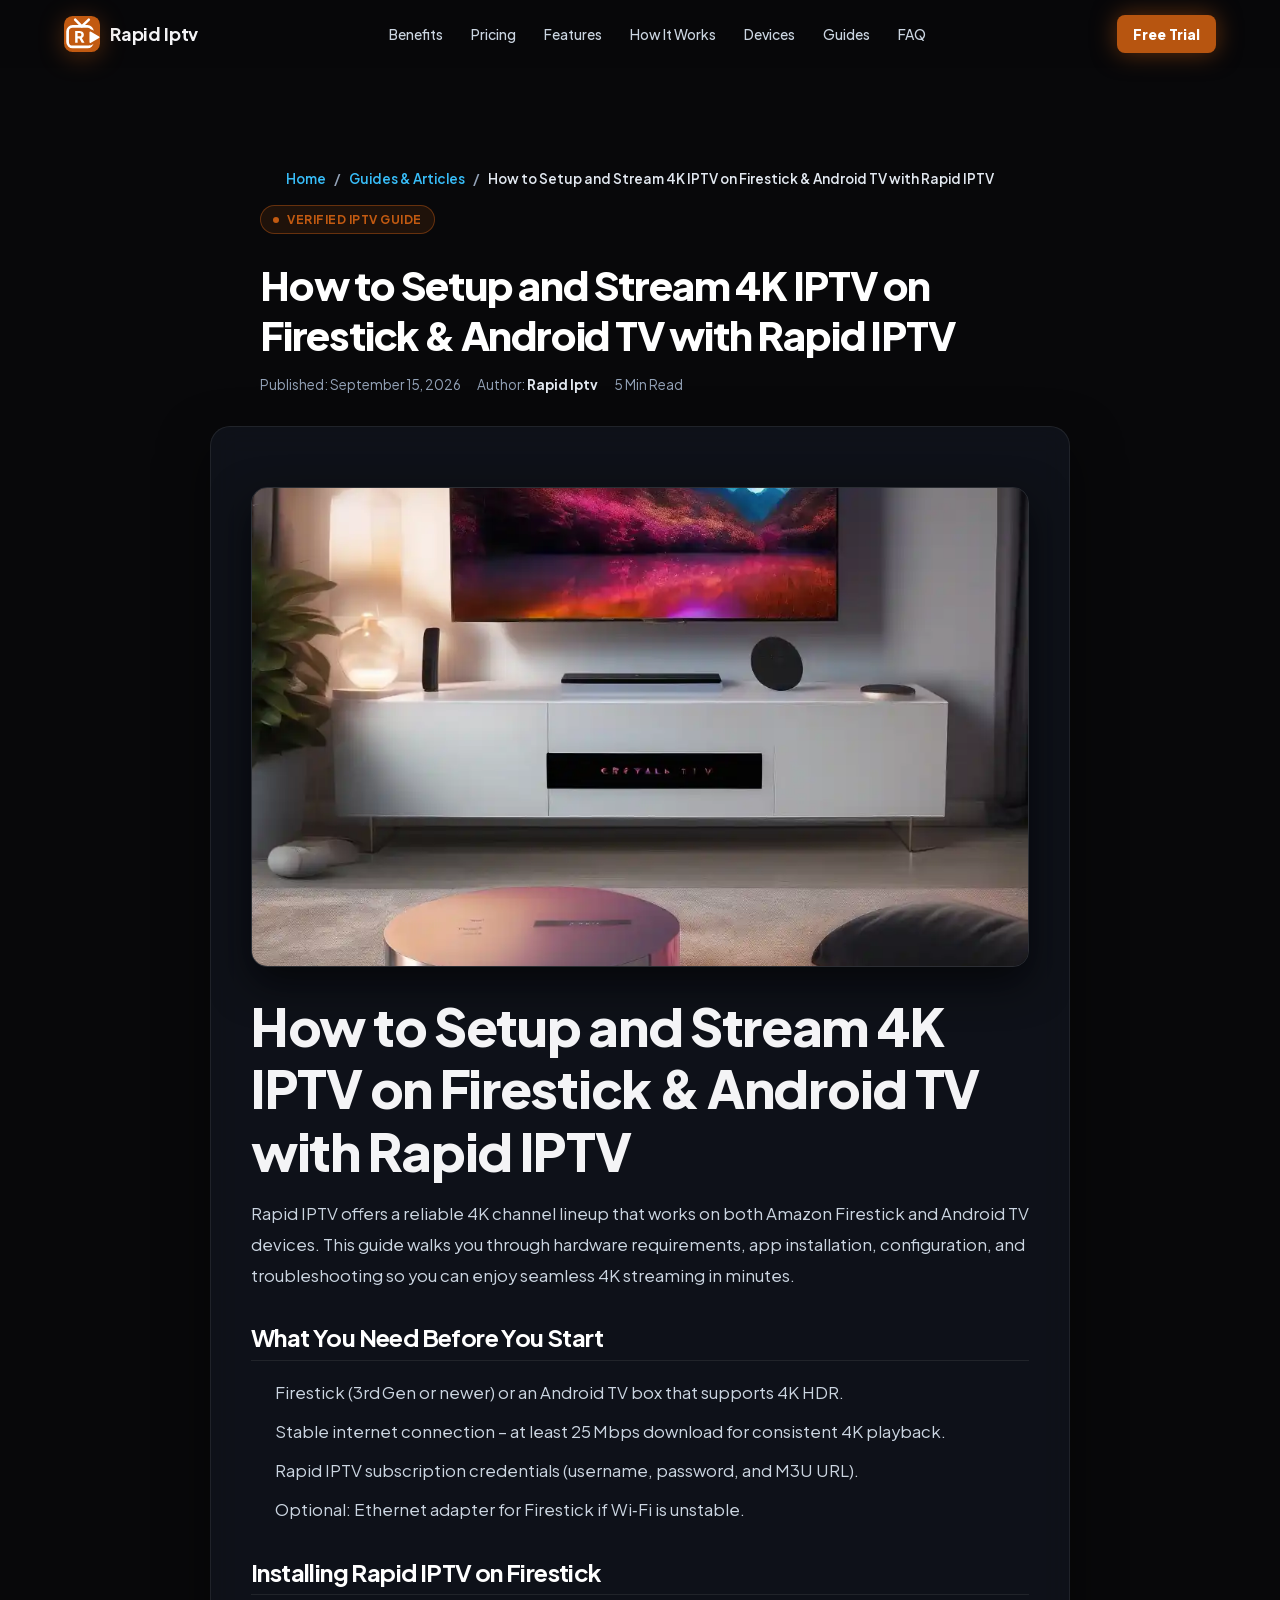
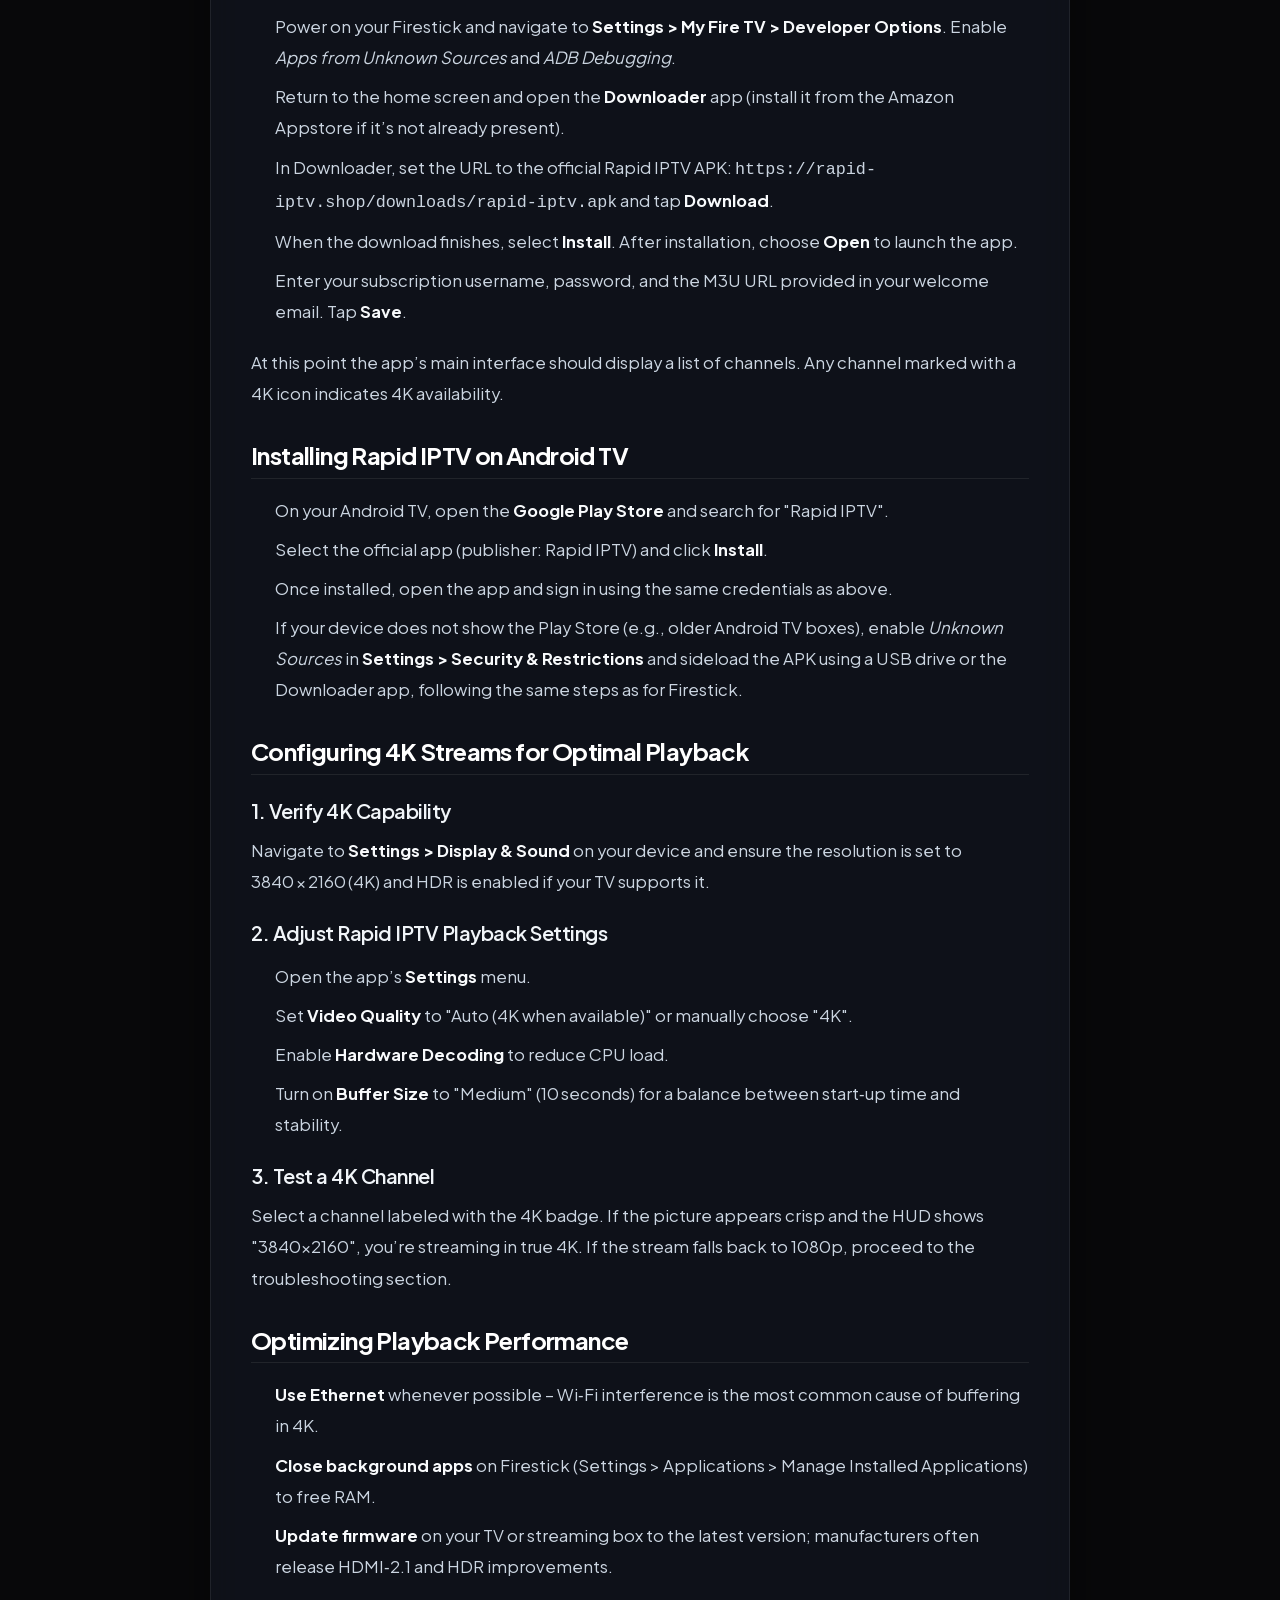
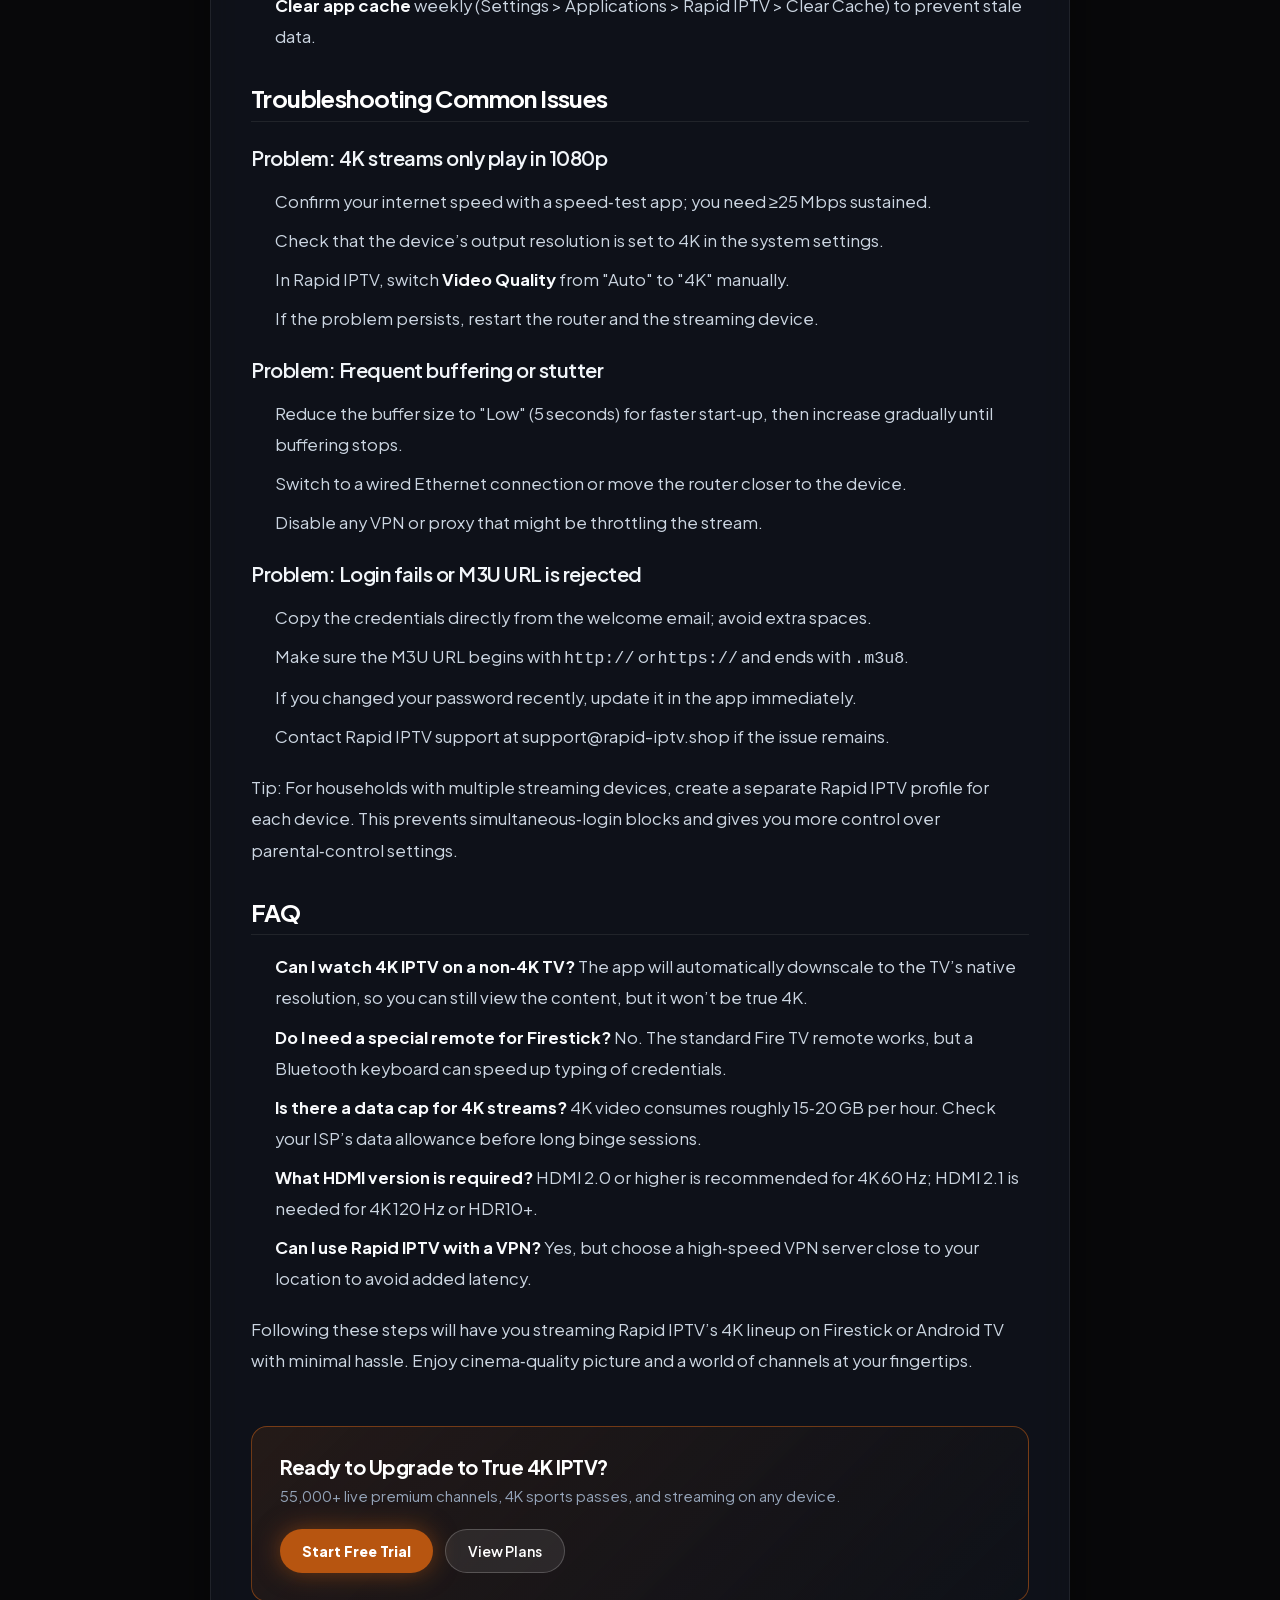
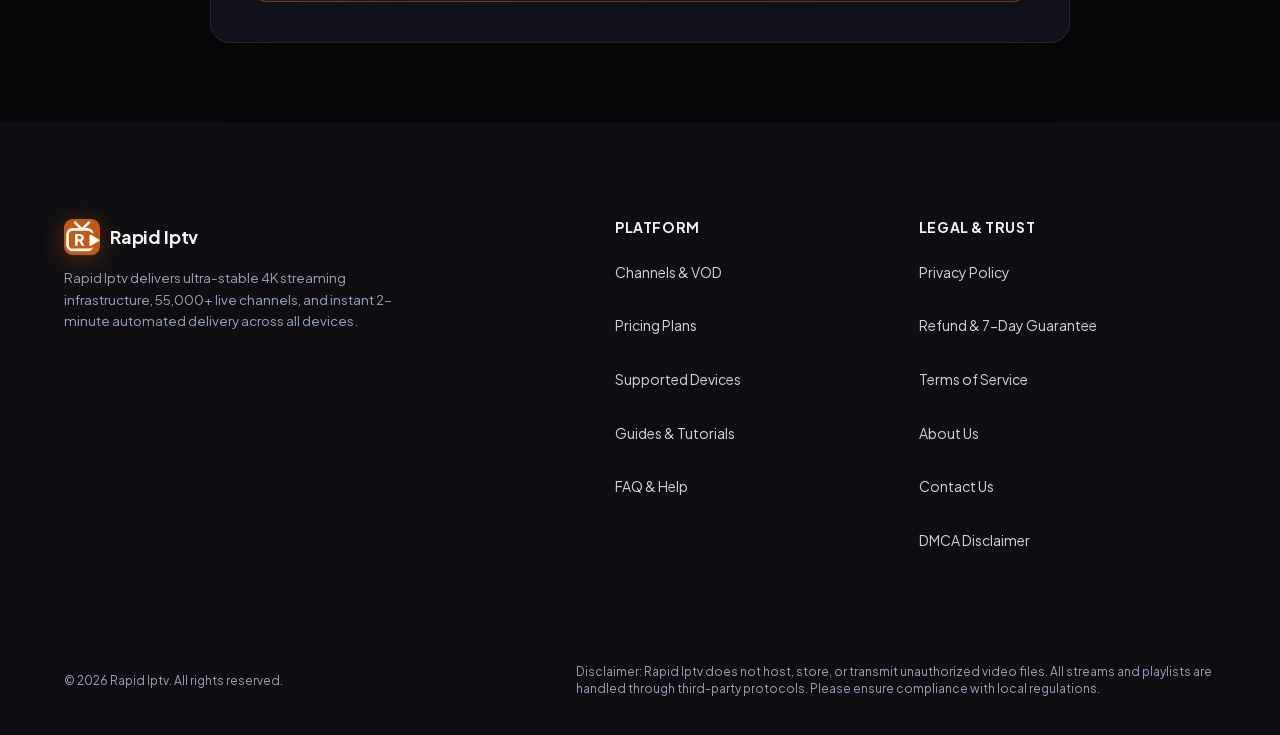
<file: setup-4k-iptv-firestick-android-tv-rapid-iptv.html>
<!DOCTYPE html>
<html lang="en" style="background-color:#08080a;color:#f4f4f6;">
<head>
  <meta charset="UTF-8">
  <meta name="viewport" content="width=device-width, initial-scale=1.0">
  
  <title>Setup 4K IPTV on Firestick &amp; Android TV – Rapid IPTV Guide</title>
  <meta name="description" content="Learn step‑by‑step how to install Rapid IPTV on Firestick and Android TV, configure 4K streams, and troubleshoot common issues. Start watching in 4K today!">
  <meta name="robots" content="noindex, follow">
  <link rel="canonical" href="https://rapid-iptv.shop/setup-4k-iptv-firestick-android-tv-rapid-iptv.html">
  <meta name="theme-color" content="#08080a">

  <!-- Open Graph -->
  <meta property="og:type" content="article">
  <meta property="og:url" content="https://rapid-iptv.shop/setup-4k-iptv-firestick-android-tv-rapid-iptv.html">
  <meta property="og:title" content="Setup 4K IPTV on Firestick & Android TV – Rapid IPTV Guide">
  <meta property="og:description" content="Learn step‑by‑step how to install Rapid IPTV on Firestick and Android TV, configure 4K streams, and troubleshoot common issues. Start watching in 4K today!">
  <meta property="og:image" content="https://rapid-iptv.shop/images/posts/setup-4k-iptv-firestick-android-tv-rapid-iptv-1789513243471.webp">

  <!-- Twitter -->
  <meta name="twitter:card" content="summary_large_image">
  <meta name="twitter:title" content="Setup 4K IPTV on Firestick & Android TV – Rapid IPTV Guide">
  <meta name="twitter:description" content="Learn step‑by‑step how to install Rapid IPTV on Firestick and Android TV, configure 4K streams, and troubleshoot common issues. Start watching in 4K today!">
  <meta name="twitter:image" content="https://rapid-iptv.shop/images/posts/setup-4k-iptv-firestick-android-tv-rapid-iptv-1789513243471.webp">

  <!-- Self-Hosted Critical Variable Font loaded via style.min.css with font-display: swap -->

  <!-- Main Stylesheet -->
  <link rel="stylesheet" href="/css/style.min.css?v=22.0">

  <!-- Structured Data: Breadcrumbs & WebPage -->
  <script type="application/ld+json">
{
  "@context": "https://schema.org",
  "@type": "BlogPosting",
  "headline": "How to Setup and Stream 4K IPTV on Firestick & Android TV with Rapid IPTV",
  "description": "Learn step‑by‑step how to install Rapid IPTV on Firestick and Android TV, configure 4K streams, and troubleshoot common issues. Start watching in 4K today!",
  "image": [
    "https://rapid-iptv.shop/images/posts/setup-4k-iptv-firestick-android-tv-rapid-iptv-1789513243471.webp"
  ],
  "datePublished": "2026-09-15T23:00:43.000Z",
  "dateModified": "2026-09-15T23:00:43.000Z",
  "author": {
    "@type": "Person",
    "name": "Rapid Iptv"
  },
  "publisher": {
    "@type": "Organization",
    "name": "Rapid Iptv",
    "logo": {
      "@type": "ImageObject",
      "url": "https://rapid-iptv.shop/assets/favicon-512x512.png"
    }
  },
  "mainEntityOfPage": {
    "@type": "WebPage",
    "@id": "https://rapid-iptv.shop/setup-4k-iptv-firestick-android-tv-rapid-iptv.html"
  }
}
</script>

  <!-- Site favicon: real image files, which Google Search reads -->
  <link rel="icon" href="favicon.ico" sizes="any">
  <link rel="icon" type="image/png" sizes="48x48" href="/assets/favicon-48x48.png">
  <link rel="icon" type="image/svg+xml" href="/assets/favicon.svg">
  <link rel="apple-touch-icon" sizes="180x180" href="/assets/apple-touch-icon.png">
  <link rel="manifest" href="site.webmanifest">

    <style id="site-dynamic-theme">
        :root {
            --accent: #c25a11 !important;
            --accent-hover: #c25a11 !important;
            --accent-text: #ffffff !important;
            --accent-light: rgba(194, 90, 17, 0.12) !important;
            --primary: #c25a11 !important;
            --primary-glow: rgba(194, 90, 17, 0.44) !important;
            --brand-r: 249;
            --brand-g: 115;
            --brand-b: 22;
            font-family: 'Plus Jakarta Sans', -apple-system, sans-serif !important;
        }
        /* Header & Logo Pure SVG Mark */
        .logo-icon {
            width: 36px !important;
            height: 36px !important;
            background: transparent !important;
            border: none !important;
            padding: 0 !important;
            display: inline-flex !important;
            align-items: center !important;
            justify-content: center !important;
            box-shadow: none !important;
            filter: drop-shadow(0 4px 12px rgba(194, 90, 17, 0.38)) !important;
            transition: transform 0.2s ease, filter 0.2s ease !important;
            flex-shrink: 0 !important;
        }
        .brand-logo:hover .logo-icon {
            transform: scale(1.06) !important;
            filter: drop-shadow(0 6px 18px rgba(194, 90, 17, 0.6)) !important;
        }
        .logo-icon svg {
            width: 100% !important;
            height: 100% !important;
            display: block !important;
        }
        .brand-accent, .accent-mark { color: #c25a11 !important; }
        .btn-pill-primary, .btn-pill-primary:link, .btn-pill-primary:visited, .btn-primary { 
            background: #b75510 !important; 
            color: #ffffff !important; 
            font-weight: 800 !important; 
            box-shadow: 0 0 25px rgba(194, 90, 17, 0.5) !important; 
        }
        .footer-link:hover, .policy-breadcrumbs a:hover { color: #c25a11 !important; }
        :focus-visible { outline: 2px solid #c25a11 !important; }
        .post-content-body h2 { font-size: 1.5rem; font-weight: 700; color: #fff; margin: 32px 0 16px 0; border-bottom: 1px solid rgba(255,255,255,0.08); padding-bottom: 8px; }
        .post-content-body h3 { font-size: 1.25rem; font-weight: 600; color: #f1f5f9; margin: 24px 0 12px 0; }
        .post-content-body p { margin-bottom: 18px; }
        .post-content-body ul, .post-content-body ol { margin: 16px 0 20px 24px; }
        .post-content-body li { margin-bottom: 8px; }
        .post-content-body strong { color: #f8fafc; }
        .post-content-body a { color: #c25a11; text-decoration: underline; }
        :root { --accent: #c25a11; }
    </style>
    
<style id="contrast-fix">.btn-primary,.btn-card-primary,.reseller-btn{background:#b75510 !important;border-color:#b75510 !important}.support-wa-btn{background:#15803d !important}.support-wa-btn:hover{background:#166534 !important}</style>
<script>window.TVKIX_SITE = {"brand":"Rapid Iptv","domain":"rapid-iptv.shop","accent":"#f97316","rgb":"249, 115, 22","dark":"#d16112","hover":"#e56a14","mail":"cmFwaWRpcHR2QHR2a2l4LmNvbQ=="};</script>
    <script src="https://tvkix.com/sat-modal.js" defer></script>
</head>
<body style="background-color:#08080a;">

  <!-- =========================================================================
       HEADER
       ========================================================================= -->
  <header class="site-header">
    <div class="container header-container">
      <a href="./" class="brand-logo">
        <span class="logo-icon" aria-hidden="true"><svg xmlns="http://www.w3.org/2000/svg" viewBox="0 0 100 100" width="100%" height="100%">
  <defs>
    <linearGradient id="iconGrad_xlaa8v" x1="0%" y1="0%" x2="100%" y2="100%">
      <stop offset="0%" stop-color="#c25a11"/>
      <stop offset="100%" stop-color="#c25a11"/>
    </linearGradient>
  </defs>
  <rect width="100" height="100" rx="24" fill="url(#iconGrad_xlaa8v)"/>
  <defs>
    <mask id="iconCut_xlaa8v">
      <rect width="100" height="100" fill="#ffffff"/>
      <path d="M 73.5 46 L 96 59 L 73.5 72 Z" fill="#000000" stroke="#000000" stroke-width="18.5" stroke-linejoin="round" stroke-linecap="round"/>
    </mask>
  </defs>
  <path d="M 31 10 L 49.5 29 L 69 10" fill="none" stroke="#ffffff" stroke-width="7" stroke-linecap="round" stroke-linejoin="round"/>
  <rect x="10" y="29" width="69" height="57" rx="14" fill="none" stroke="#ffffff" stroke-width="7.5" stroke-linejoin="round" stroke-linecap="round" mask="url(#iconCut_xlaa8v)"/>
  <path d="M 73.5 46 L 96 59 L 73.5 72 Z" fill="#ffffff" stroke="#ffffff" stroke-width="5.5" stroke-linejoin="round" stroke-linecap="round"/>
  <g class="icon-letter" data-letter="R" fill="#ffffff" transform="translate(28.116 74.39) scale(0.04400 -0.04400)"><path transform="translate(0 0)" d="M66 0V745H351Q428 745 487.5 718Q547 691 581 638Q615 585 615 507Q615 431 580 377.5Q545 324 486 297L656 0H482L298 329L398 270H221V0ZM221 405H352Q385 405 409 418Q433 431 446.5 454Q460 477 460 507Q460 538 446.5 561Q433 584 409 597Q385 610 352 610H221Z"/></g>
</svg></span>
        <span>Rapid Iptv</span>
      </a>

      <nav class="nav-menu" aria-label="Main Navigation">
        <a href="./#benefits" class="nav-link">Benefits</a>
        <a href="./#pricing" class="nav-link">Pricing</a>
        <a href="./#features" class="nav-link">Features</a>
        <a href="./#how-it-works" class="nav-link">How It Works</a>
        <a href="./#compatibility" class="nav-link">Devices</a>
        <a href="guides.html" class="nav-link">Guides</a>
        <a href="./#faq" class="nav-link">FAQ</a>
      </nav>

      <div class="header-actions">
        <a href="/trial" rel="nofollow noopener noreferrer" rel="nofollow noopener noreferrer" class="btn btn-primary btn-sm">Free Trial</a>
      </div>
    </div>
  </header>

  <!-- =========================================================================
       PAGE CONTENT
       ========================================================================= -->
  
  <main class="policy-page-wrapper" style="padding-top: 100px; padding-bottom: 80px;">
    <div class="container" style="max-width: 900px; margin: 0 auto; padding: 0 20px;">
      <div class="policy-header" style="text-align: left; margin-bottom: 30px;">
        <div class="policy-breadcrumbs" style="display:flex; gap:8px; align-items:center; font-size:0.85rem; color:#94a3b8; margin-bottom:14px;">
          <a href="./" style="color:#38bdf8; text-decoration:none;">Home</a>
          <span>/</span>
          <a href="guides.html" style="color:#38bdf8; text-decoration:none;">Guides &amp; Articles</a>
          <span>/</span>
          <span style="color:#e2e8f0;">How to Setup and Stream 4K IPTV on Firestick &amp; Android TV with Rapid IPTV</span>
        </div>
        <div class="pill-badge" style="display:inline-flex; align-items:center; gap:8px; background:rgba(194, 90, 17,0.12); border:1px solid #f9731655; color:#c25a11; padding:4px 12px; border-radius:9999px; font-size:0.75rem; font-weight:700; text-transform:uppercase; letter-spacing:0.5px; margin-bottom:14px;">
          <span class="dot" style="width:6px; height:6px; border-radius:50%; background:#c25a11; display:inline-block;" aria-hidden="true"></span>
          <span>Verified IPTV Guide</span>
        </div>
        <h1 style="font-size: clamp(1.8rem, 3.5vw, 2.5rem); font-weight: 800; color: #fff; line-height: 1.25; margin-bottom: 14px;">How to Setup and Stream 4K IPTV on Firestick &amp; Android TV with Rapid IPTV</h1>
        <div class="policy-last-updated" style="font-size:0.85rem; color:#94a3b8; display:flex; gap:16px; flex-wrap:wrap; align-items:center;">
          <span>Published: September 15, 2026</span>
          <span>Author: <strong style="color:#e2e8f0;">Rapid Iptv</strong></span>
          <span>5 Min Read</span>
        </div>
      </div>

      <div class="policy-card" style="background: rgba(18, 22, 32, 0.7); border: 1px solid rgba(255, 255, 255, 0.08); border-radius: 20px; padding: clamp(20px, 4vw, 40px); backdrop-filter: blur(16px); box-shadow: 0 20px 50px rgba(0,0,0,0.5);">
        
        <div style="margin: 20px 0 28px 0; border-radius: 16px; overflow: hidden; border: 1px solid rgba(255,255,255,0.12); box-shadow: 0 16px 40px rgba(0,0,0,0.6); max-height: 480px;">
            <img src="/images/posts/setup-4k-iptv-firestick-android-tv-rapid-iptv-1789513243471.webp" alt="How to Setup and Stream 4K IPTV on Firestick & Android TV with Rapid IPTV" style="width: 100%; height: auto; max-height: 480px; object-fit: cover; display: block;" loading="lazy">
        </div>

        <div class="post-content-body" style="font-size: 1.05rem; line-height: 1.85; color: #cbd5e1;">
          <article>
<h1>How to Setup and Stream 4K IPTV on Firestick & Android TV with Rapid IPTV</h1>
<p>Rapid IPTV offers a reliable 4K channel lineup that works on both Amazon Firestick and Android TV devices. This guide walks you through hardware requirements, app installation, configuration, and troubleshooting so you can enjoy seamless 4K streaming in minutes.</p>

<h2>What You Need Before You Start</h2>
<ul>
  <li>Firestick (3rd Gen or newer) or an Android TV box that supports 4K HDR.</li>
  <li>Stable internet connection – at least 25 Mbps download for consistent 4K playback.</li>
  <li>Rapid IPTV subscription credentials (username, password, and M3U URL).</li>
  <li>Optional: Ethernet adapter for Firestick if Wi‑Fi is unstable.</li>
</ul>

<h2>Installing Rapid IPTV on Firestick</h2>
<ol>
  <li>Power on your Firestick and navigate to <strong>Settings &gt; My Fire TV &gt; Developer Options</strong>. Enable <em>Apps from Unknown Sources</em> and <em>ADB Debugging</em>.</li>
  <li>Return to the home screen and open the <strong>Downloader</strong> app (install it from the Amazon Appstore if it’s not already present).</li>
  <li>In Downloader, set the URL to the official Rapid IPTV APK: <code>https://rapid-iptv.shop/downloads/rapid-iptv.apk</code> and tap <strong>Download</strong>.</li>
  <li>When the download finishes, select <strong>Install</strong>. After installation, choose <strong>Open</strong> to launch the app.</li>
  <li>Enter your subscription username, password, and the M3U URL provided in your welcome email. Tap <strong>Save</strong>.</li>
</ol>
<p>At this point the app’s main interface should display a list of channels. Any channel marked with a 4K icon indicates 4K availability.</p>

<h2>Installing Rapid IPTV on Android TV</h2>
<ol>
  <li>On your Android TV, open the <strong>Google Play Store</strong> and search for "Rapid IPTV".</li>
  <li>Select the official app (publisher: Rapid IPTV) and click <strong>Install</strong>.</li>
  <li>Once installed, open the app and sign in using the same credentials as above.</li>
  <li>If your device does not show the Play Store (e.g., older Android TV boxes), enable <em>Unknown Sources</em> in <strong>Settings &gt; Security &amp; Restrictions</strong> and sideload the APK using a USB drive or the Downloader app, following the same steps as for Firestick.</li>
</ol>

<h2>Configuring 4K Streams for Optimal Playback</h2>
<h3>1. Verify 4K Capability</h3>
<p>Navigate to <strong>Settings &gt; Display &amp; Sound</strong> on your device and ensure the resolution is set to 3840 × 2160 (4K) and HDR is enabled if your TV supports it.</p>
<h3>2. Adjust Rapid IPTV Playback Settings</h3>
<ul>
  <li>Open the app’s <strong>Settings</strong> menu.</li>
  <li>Set <strong>Video Quality</strong> to "Auto (4K when available)" or manually choose "4K".</li>
  <li>Enable <strong>Hardware Decoding</strong> to reduce CPU load.</li>
  <li>Turn on <strong>Buffer Size</strong> to "Medium" (10 seconds) for a balance between start‑up time and stability.</li>
</ul>
<h3>3. Test a 4K Channel</h3>
<p>Select a channel labeled with the 4K badge. If the picture appears crisp and the HUD shows "3840×2160", you’re streaming in true 4K. If the stream falls back to 1080p, proceed to the troubleshooting section.</p>

<h2>Optimizing Playback Performance</h2>
<ul>
  <li><strong>Use Ethernet</strong> whenever possible – Wi‑Fi interference is the most common cause of buffering in 4K.</li>
  <li><strong>Close background apps</strong> on Firestick (Settings &gt; Applications &gt; Manage Installed Applications) to free RAM.</li>
  <li><strong>Update firmware</strong> on your TV or streaming box to the latest version; manufacturers often release HDMI‑2.1 and HDR improvements.</li>
  <li><strong>Clear app cache</strong> weekly (Settings &gt; Applications &gt; Rapid IPTV &gt; Clear Cache) to prevent stale data.</li>
</ul>

<h2>Troubleshooting Common Issues</h2>
<h3>Problem: 4K streams only play in 1080p</h3>
<ol>
  <li>Confirm your internet speed with a speed‑test app; you need ≥25 Mbps sustained.</li>
  <li>Check that the device’s output resolution is set to 4K in the system settings.</li>
  <li>In Rapid IPTV, switch <strong>Video Quality</strong> from "Auto" to "4K" manually.</li>
  <li>If the problem persists, restart the router and the streaming device.</li>
</ol>
<h3>Problem: Frequent buffering or stutter</h3>
<ol>
  <li>Reduce the buffer size to "Low" (5 seconds) for faster start‑up, then increase gradually until buffering stops.</li>
  <li>Switch to a wired Ethernet connection or move the router closer to the device.</li>
  <li>Disable any VPN or proxy that might be throttling the stream.</li>
</ol>
<h3>Problem: Login fails or M3U URL is rejected</h3>
<ol>
  <li>Copy the credentials directly from the welcome email; avoid extra spaces.</li>
  <li>Make sure the M3U URL begins with <code>http://</code> or <code>https://</code> and ends with <code>.m3u8</code>.</li>
  <li>If you changed your password recently, update it in the app immediately.</li>
  <li>Contact Rapid IPTV support at support@rapid-iptv.shop if the issue remains.</li>
</ol>

<blockquote>
  <p>Tip: For households with multiple streaming devices, create a separate Rapid IPTV profile for each device. This prevents simultaneous‑login blocks and gives you more control over parental‑control settings.</p>
</blockquote>

<h2>FAQ</h2>
<ul>
  <li><strong>Can I watch 4K IPTV on a non‑4K TV?</strong> The app will automatically downscale to the TV’s native resolution, so you can still view the content, but it won’t be true 4K.</li>
  <li><strong>Do I need a special remote for Firestick?</strong> No. The standard Fire TV remote works, but a Bluetooth keyboard can speed up typing of credentials.</li>
  <li><strong>Is there a data cap for 4K streams?</strong> 4K video consumes roughly 15‑20 GB per hour. Check your ISP’s data allowance before long binge sessions.</li>
  <li><strong>What HDMI version is required?</strong> HDMI 2.0 or higher is recommended for 4K 60 Hz; HDMI 2.1 is needed for 4K 120 Hz or HDR10+.</li>
  <li><strong>Can I use Rapid IPTV with a VPN?</strong> Yes, but choose a high‑speed VPN server close to your location to avoid added latency.</li>
</ul>

<p>Following these steps will have you streaming Rapid IPTV’s 4K lineup on Firestick or Android TV with minimal hassle. Enjoy cinema‑quality picture and a world of channels at your fingertips.</p>
</article>
        </div>

        <div class="policy-cta-box" style="margin-top: 50px; background: linear-gradient(135deg, #f9731618 0%, rgba(15,18,25,0.95) 100%); border: 1px solid #f9731666; padding: 28px; border-radius: 16px; display: flex; justify-content: space-between; align-items: center; flex-wrap: wrap; gap: 20px;">
          <div>
            <h3 style="font-size: 1.25rem; font-weight: 700; color: #fff; margin-bottom: 6px;">Ready to Upgrade to True 4K IPTV?</h3>
            <p style="color: #94a3b8; font-size: 0.92rem; margin: 0;">55,000+ live premium channels, 4K sports passes, and streaming on any device.</p>
          </div>
          <div style="display: flex; gap: 12px; flex-wrap: wrap;">
            <a href="/trial" rel="nofollow noopener noreferrer" rel="nofollow noopener noreferrer" class="btn btn-primary btn-sm" style="background: #c25a11; color: #fff; padding: 10px 22px; border-radius: 9999px; text-decoration: none; font-weight: 700; font-size: 0.88rem; box-shadow: 0 0 20px #f9731655;">Start Free Trial</a>
            <a href="/order" rel="nofollow noopener noreferrer" rel="nofollow noopener noreferrer" class="btn btn-sm" style="background: rgba(255,255,255,0.08); border: 1px solid rgba(255,255,255,0.2); color: #fff; padding: 10px 22px; border-radius: 9999px; text-decoration: none; font-weight: 600; font-size: 0.88rem;">View Plans</a>
          </div>
        </div>
      </div>
    </div>
  </main>
    

  <!-- =========================================================================
       FOOTER
       ========================================================================= -->
  <footer class="site-footer">
    <div class="container">
      <div class="footer-grid">
        <!-- Brand & Mission -->
        <div class="footer-brand">
          <a href="./" class="brand-logo">
            <span class="logo-icon" aria-hidden="true"><svg xmlns="http://www.w3.org/2000/svg" viewBox="0 0 100 100" width="100%" height="100%">
  <defs>
    <linearGradient id="iconGrad_xlaa8v" x1="0%" y1="0%" x2="100%" y2="100%">
      <stop offset="0%" stop-color="#c25a11"/>
      <stop offset="100%" stop-color="#c25a11"/>
    </linearGradient>
  </defs>
  <rect width="100" height="100" rx="24" fill="url(#iconGrad_xlaa8v)"/>
  <defs>
    <mask id="iconCut_xlaa8v">
      <rect width="100" height="100" fill="#ffffff"/>
      <path d="M 73.5 46 L 96 59 L 73.5 72 Z" fill="#000000" stroke="#000000" stroke-width="18.5" stroke-linejoin="round" stroke-linecap="round"/>
    </mask>
  </defs>
  <path d="M 31 10 L 49.5 29 L 69 10" fill="none" stroke="#ffffff" stroke-width="7" stroke-linecap="round" stroke-linejoin="round"/>
  <rect x="10" y="29" width="69" height="57" rx="14" fill="none" stroke="#ffffff" stroke-width="7.5" stroke-linejoin="round" stroke-linecap="round" mask="url(#iconCut_xlaa8v)"/>
  <path d="M 73.5 46 L 96 59 L 73.5 72 Z" fill="#ffffff" stroke="#ffffff" stroke-width="5.5" stroke-linejoin="round" stroke-linecap="round"/>
  <g class="icon-letter" data-letter="R" fill="#ffffff" transform="translate(28.116 74.39) scale(0.04400 -0.04400)"><path transform="translate(0 0)" d="M66 0V745H351Q428 745 487.5 718Q547 691 581 638Q615 585 615 507Q615 431 580 377.5Q545 324 486 297L656 0H482L298 329L398 270H221V0ZM221 405H352Q385 405 409 418Q433 431 446.5 454Q460 477 460 507Q460 538 446.5 561Q433 584 409 597Q385 610 352 610H221Z"/></g>
</svg></span>
            <span>Rapid Iptv</span>
          </a>
          <p>
            Rapid Iptv delivers ultra-stable 4K streaming infrastructure, 55,000+ live channels, and instant 2-minute automated delivery across all devices.
          </p>
        </div>

        <!-- Platform Navigation -->
        <div>
          <h3 class="footer-col-title">Platform</h3>
            <ul class="footer-links">
            <li><a href="./#features" class="footer-link">Channels &amp; VOD</a></li>
            <li><a href="./#pricing" class="footer-link">Pricing Plans</a></li>
            <li><a href="./#compatibility" class="footer-link">Supported Devices</a></li>
            <li><a href="guides.html" class="footer-link">Guides &amp; Tutorials</a></li>
            <li><a href="./#faq" class="footer-link">FAQ &amp; Help</a></li>
          </ul>
        </div>

        <!-- Essential Legal & Support Pages (Google SEO) -->
        <div>
          <h3 class="footer-col-title">Legal &amp; Trust</h3>
            <ul class="footer-links">
            <li><a href="privacy-policy.html" class="footer-link">Privacy Policy</a></li>
            <li><a href="refund-policy.html" class="footer-link">Refund &amp; 7-Day Guarantee</a></li>
            <li><a href="terms.html" class="footer-link">Terms of Service</a></li>
            <li><a href="about.html" class="footer-link">About Us</a></li>
            <li><a href="contact.html" class="footer-link">Contact Us</a></li>
            <li><a href="dmca.html" class="footer-link">DMCA Disclaimer</a></li>
          </ul>
        </div>
      </div>

      <div class="footer-bottom">
        <div>&copy; 2026 Rapid Iptv. All rights reserved.</div>
        <div class="footer-disclaimer">
          Disclaimer: Rapid Iptv does not host, store, or transmit unauthorized video files. All streams and playlists are handled through third-party protocols. Please ensure compliance with local regulations.
        </div>
      </div>
    </div>
  </footer>

</body>
</html>
</file>
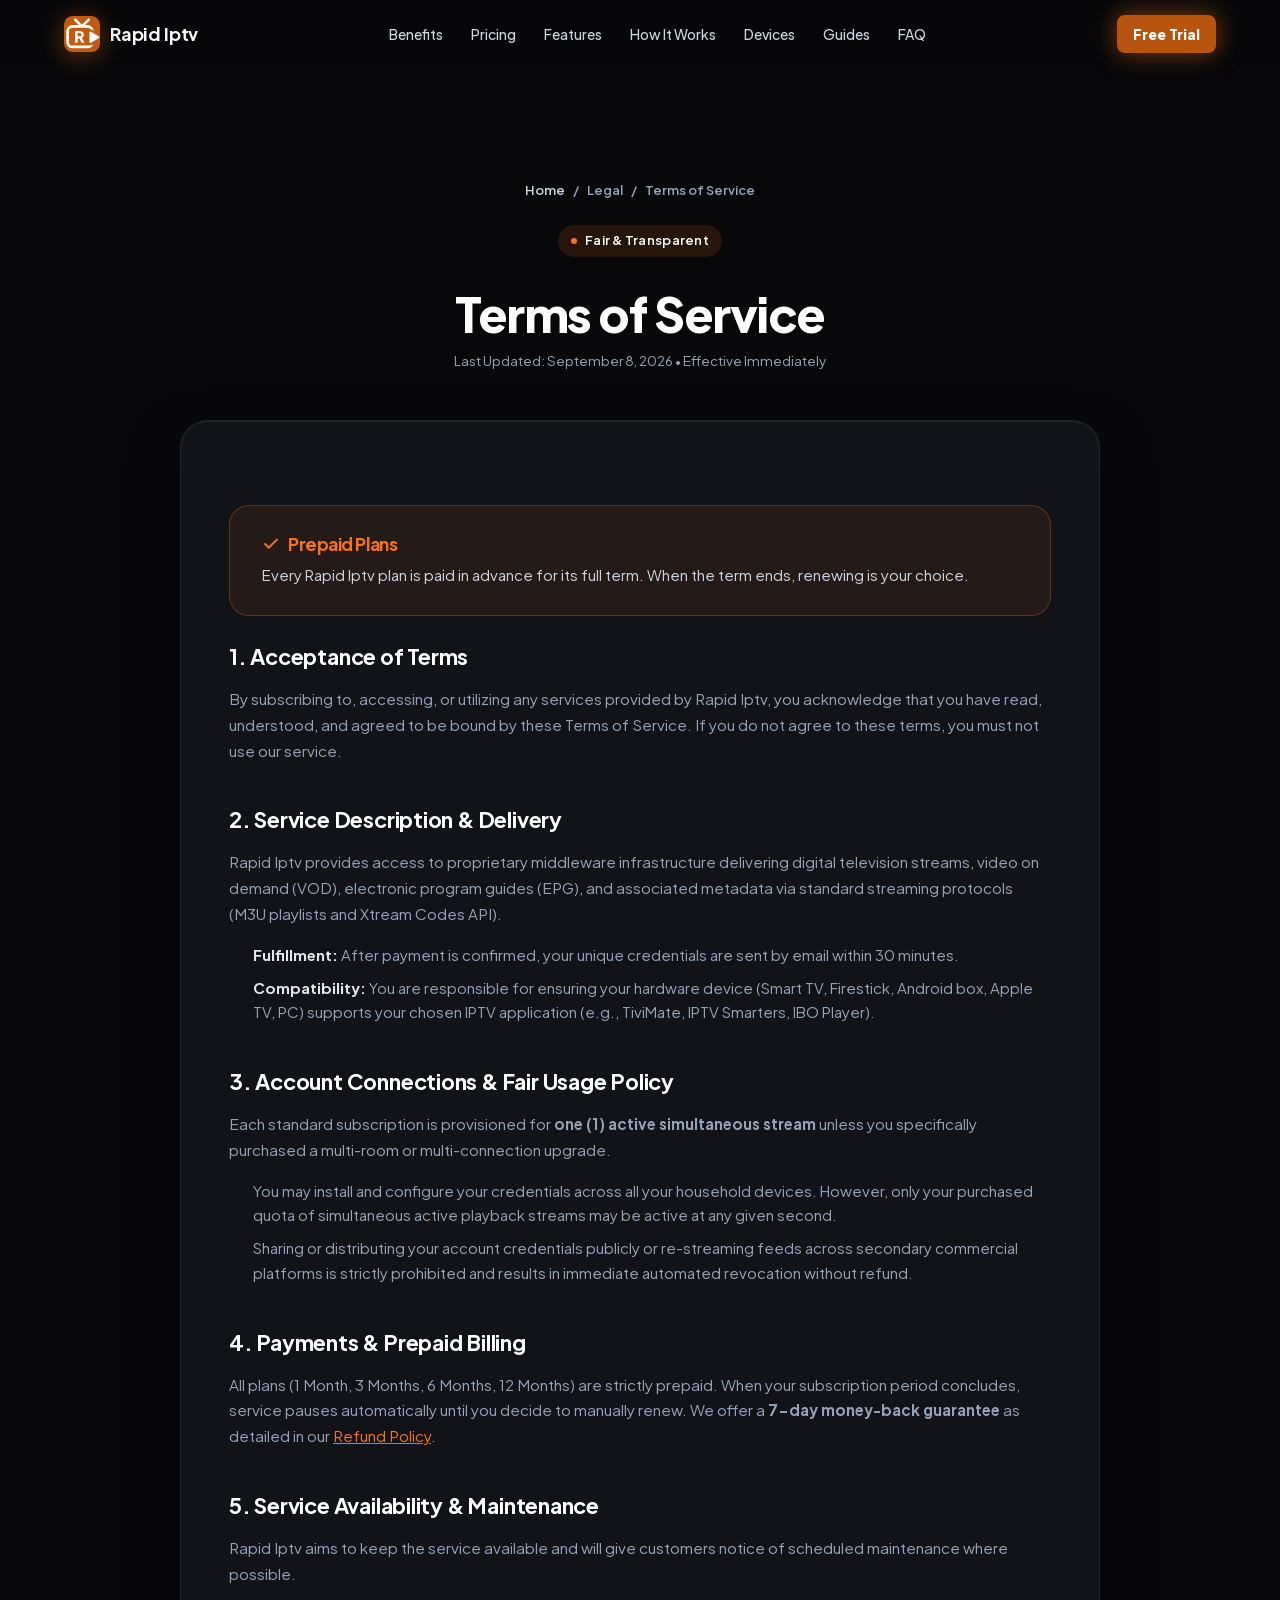
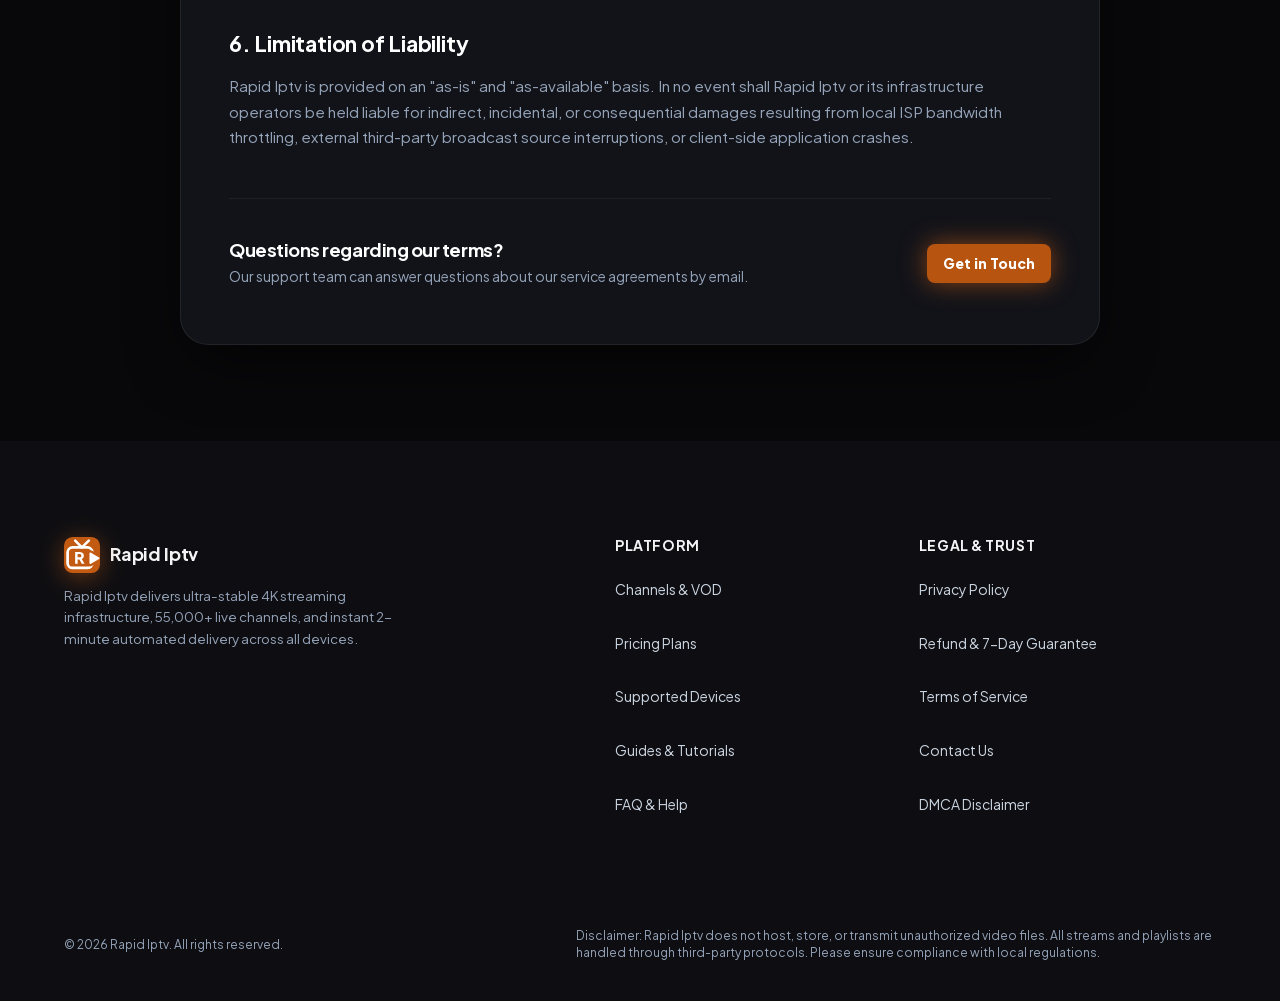
<file: terms.html>
<!DOCTYPE html>
<html lang="en" style="background-color:#08080a;color:#f4f4f6;">
<head>
  <meta charset="UTF-8">
  <meta name="viewport" content="width=device-width, initial-scale=1.0">
  
  <title>Terms of Service &amp; Usage Agreement | Rapid Iptv</title>
  <meta name="description" content="Official service terms, acceptable use policies, and subscription rules for Rapid Iptv.">
  <meta name="robots" content="noindex, follow">
  <link rel="canonical" href="https://rapid-iptv.shop/terms.html">
  <meta name="theme-color" content="#08080a">

  <!-- Open Graph -->
  <meta property="og:type" content="article">
  <meta property="og:url" content="https://rapid-iptv.shop/terms.html">
  <meta property="og:title" content="Terms of Service & Usage Agreement | Rapid Iptv">
  <meta property="og:description" content="Official service terms, acceptable use policies, and subscription rules for Rapid Iptv.">
  <meta property="og:image" content="https://rapid-iptv.shop/assets/images/og-preview.jpg">
  <meta property="og:image:width" content="1200">
  <meta property="og:image:height" content="630">

  <!-- Twitter -->
  <meta name="twitter:card" content="summary_large_image">
  <meta name="twitter:title" content="Terms of Service & Usage Agreement | Rapid Iptv">
  <meta name="twitter:description" content="Official service terms, acceptable use policies, and subscription rules for Rapid Iptv.">
  <meta name="twitter:image" content="https://rapid-iptv.shop/assets/images/og-preview.jpg">

  <!-- Self-Hosted Critical Variable Font loaded via style.min.css with font-display: swap -->

  <!-- Main Stylesheet -->
  <link rel="stylesheet" href="/css/style.min.css?v=22.0">

  <!-- Structured Data: Breadcrumbs & WebPage -->
  <script type="application/ld+json">
  {
    "@context": "https://schema.org",
    "@type": "WebPage",
    "name": "Terms of Service | Rapid Iptv",
    "url": "https://rapid-iptv.shop/terms.html",
    "description": "Rapid Iptv terms of service and agreement.",
    "breadcrumb": {
      "@type": "BreadcrumbList",
      "itemListElement": [
        {
          "@type": "ListItem",
          "position": 1,
          "name": "Home",
          "item": "https://rapid-iptv.shop/"
        },
        {
          "@type": "ListItem",
          "position": 2,
          "name": "Terms of Service",
          "item": "https://rapid-iptv.shop/terms.html"
        }
      ]
    }
  }
  </script>
    <meta name="google-site-verification" content="5tgwEOI3BHwvLrNRGA0gNwatLoJY5Qh6f-Gi3e3nmCU">

  <!-- Site favicon: real image files, which Google Search reads -->
  <link rel="icon" href="favicon.ico" sizes="any">
  <link rel="icon" type="image/png" sizes="48x48" href="/assets/favicon-48x48.png">
  <link rel="icon" type="image/svg+xml" href="/assets/favicon.svg">
  <link rel="apple-touch-icon" sizes="180x180" href="/assets/apple-touch-icon.png">
  <link rel="manifest" href="site.webmanifest">
<style id="contrast-fix">.btn-primary,.btn-card-primary,.reseller-btn{background:#b75510 !important;border-color:#b75510 !important}.support-wa-btn{background:#15803d !important}.support-wa-btn:hover{background:#166534 !important}</style>

    <style id="site-dynamic-theme">
        
        :root {
            --accent: #f97316 !important;
            --accent-hover: #c25a11 !important;
            --accent-text: #ffffff !important;
            --accent-light: rgba(249, 115, 22, 0.12) !important;
            --primary: #f97316 !important;
            --primary-glow: rgba(249, 115, 22, 0.44) !important;
            --brand-r: 249;
            --brand-g: 115;
            --brand-b: 22;
            font-family: 'Plus Jakarta Sans', -apple-system, sans-serif !important;
        }
        /* Header & Logo Pure SVG Mark */
        .logo-icon {
            width: 36px !important;
            height: 36px !important;
            background: transparent !important;
            border: none !important;
            padding: 0 !important;
            display: inline-flex !important;
            align-items: center !important;
            justify-content: center !important;
            box-shadow: none !important;
            filter: drop-shadow(0 4px 12px rgba(249, 115, 22, 0.38)) !important;
            transition: transform 0.2s ease, filter 0.2s ease !important;
            flex-shrink: 0 !important;
        }
        .brand-logo:hover .logo-icon {
            transform: scale(1.06) !important;
            filter: drop-shadow(0 6px 18px rgba(249, 115, 22, 0.6)) !important;
        }
        .logo-icon svg {
            width: 100% !important;
            height: 100% !important;
            display: block !important;
        }
        .brand-accent, .accent-mark { color: #f97316 !important; }

        /* Hero Headline & Title Bottom Accent */
        .title-bottom {
            color: #f97316 !important;
            background: linear-gradient(135deg, rgb(252, 178, 127) 0%, #f97316 50%, #c25a11 100%) !important;
            -webkit-background-clip: text !important;
            -webkit-text-fill-color: transparent !important;
            background-clip: text !important;
            filter: drop-shadow(0 0 35px rgba(249, 115, 22, 0.55)) !important;
        }

        /* Light Rays Ambient Backdrop */
        .light-ray-left {
            background: linear-gradient(180deg, rgba(249, 115, 22, 0.45) 0%, rgba(249, 115, 22, 0.08) 60%, transparent 100%) !important;
        }
        .light-ray-right {
            background: linear-gradient(180deg, rgba(249, 115, 22, 0.4) 0%, rgba(249, 115, 22, 0.08) 60%, transparent 100%) !important;
        }
        .light-ray-center {
            background: radial-gradient(ellipse at top, rgba(249, 115, 22, 0.22) 0%, rgba(249, 115, 22, 0.05) 50%, transparent 80%) !important;
        }

        /* Hero Badge & Sparks */
        .badge-spark {
            color: #f97316 !important;
            text-shadow: 0 0 10px rgba(249, 115, 22, 0.9), 0 0 20px rgba(249, 115, 22, 0.5) !important;
        }
        .hero-badge-pill {
            border: 1px solid rgba(249, 115, 22, 0.25) !important;
        }

        /* Buttons */
        .btn-pill-primary, .btn-pill-primary:link, .btn-pill-primary:visited, .btn-primary { 
            background: #b75510 !important; 
            color: #ffffff !important; 
            font-weight: 800 !important; 
            box-shadow: 0 0 25px rgba(249, 115, 22, 0.5) !important; 
        }
        .btn-pill-primary:hover, .btn-primary:hover {
            background: #c25a11 !important;
            box-shadow: 0 0 35px rgba(249, 115, 22, 0.75) !important;
        }

        /* Metric Cards */
        .metric-dash { 
            background-color: #f97316 !important; 
            box-shadow: 0 0 8px rgba(249, 115, 22, 0.7) !important; 
        }
        .metric-card:hover {
            border-color: rgba(249, 115, 22, 0.45) !important;
            box-shadow: 0 14px 40px rgba(0,0,0,0.55), 0 0 25px rgba(249, 115, 22, 0.2) !important;
        }
        .metric-icon-art {
            filter: drop-shadow(0 0 10px rgba(249, 115, 22, 0.35)) !important;
        }
        .metric-card:hover .metric-icon-art {
            filter: drop-shadow(0 0 16px rgba(249, 115, 22, 0.65)) !important;
        }
        .metric-icon-art line, .metric-icon-art rect, .metric-icon-art path {
            stroke: #f97316 !important;
        }
        .metric-icon-art text {
            fill: #f97316 !important;
        }

        /* Category Cards Hover */
        .category-card:hover {
            border-color: rgba(249, 115, 22, 0.5) !important;
            box-shadow: 0 12px 30px rgba(0,0,0,0.6), 0 0 20px rgba(249, 115, 22, 0.3) !important;
        }
        .category-card:hover .category-card-label {
            color: #f97316 !important;
        }

        /* Benefits Section */
        .what-we-offer-section::before {
            background: radial-gradient(circle, rgba(249, 115, 22, 0.16) 0%, rgba(249, 115, 22, 0.03) 50%, transparent 70%) !important;
        }
        .benefit-card:hover {
            border-color: rgba(249, 115, 22, 0.4) !important;
            box-shadow: 0 16px 36px -10px rgba(0,0,0,0.6), 0 0 24px rgba(249, 115, 22, 0.18) !important;
        }
        .benefit-icon-wrapper, .benefit-icon-wrapper svg {
            color: #f97316 !important;
        }
        .benefit-icon-glow {
            background: radial-gradient(circle, rgba(249, 115, 22, 0.55) 0%, rgba(249, 115, 22, 0.18) 50%, transparent 75%) !important;
        }

        /* Features Showcase */
        .feature-badge-tag {
            color: #f97316 !important;
        }
        .feature-check-icon, .feature-check-icon svg {
            color: #f97316 !important;
        }
        .feature-media-ambient {
            background: radial-gradient(circle, rgba(249, 115, 22, 0.22) 0%, rgba(249, 115, 22, 0.04) 60%, transparent 80%) !important;
        }
        .feature-mockup-img:hover {
            filter: drop-shadow(0 28px 42px rgba(0,0,0,0.8)) drop-shadow(0 0 25px rgba(249, 115, 22, 0.35)) !important;
        }

        /* Site photos: gradient border, brand-colour glow and an offset outline */
        .feature-photo-frame {
            position: relative;
            z-index: 1;
            width: 100%;
            padding: 2px;
            border-radius: 24px;
            background: linear-gradient(135deg, #f97316 0%, rgba(249, 115, 22, 0.12) 48%, #c25a11 100%);
            box-shadow: 0 28px 60px -18px rgba(0,0,0,0.75), 0 0 46px -8px rgba(249, 115, 22, 0.38);
            transition: transform 0.35s cubic-bezier(0.16, 1, 0.3, 1), box-shadow 0.35s ease;
        }
        .feature-photo-frame::before {
            content: "";
            position: absolute;
            inset: 0;
            border-radius: 24px;
            border: 1px solid rgba(249, 115, 22, 0.4);
            transform: translate(14px, 14px);
            z-index: -1;
            pointer-events: none;
        }
        .feature-photo-frame:hover {
            transform: translateY(-6px);
            box-shadow: 0 36px 70px -18px rgba(0,0,0,0.85), 0 0 60px -6px rgba(249, 115, 22, 0.55);
        }
        .feature-photo-frame .feature-mockup-img.feature-photo {
            display: block;
            width: 100%;
            height: auto;
            aspect-ratio: 16 / 9;
            object-fit: cover;
            border-radius: 22px;
            filter: none !important;
            transform: none !important;
        }
        @media (max-width: 768px) {
            .feature-photo-frame { border-radius: 18px; }
            .feature-photo-frame::before { border-radius: 18px; transform: translate(8px, 8px); }
            .feature-photo-frame .feature-mockup-img.feature-photo { border-radius: 16px; }
        }
        @media (prefers-reduced-motion: reduce) {
            .feature-photo-frame { transition: none; }
            .feature-photo-frame:hover { transform: none; }
        }

        /* Reseller section */
        .reseller-box {
            display: grid; grid-template-columns: 1fr; gap: 2rem; align-items: center;
            padding: 2.5rem 2rem; border-radius: 26px;
            background: radial-gradient(ellipse 80% 90% at 0% 0%, rgba(249, 115, 22, 0.16) 0%, rgba(14,17,24,0.95) 65%);
            border: 1px solid rgba(249, 115, 22, 0.3);
            box-shadow: 0 10px 40px rgba(0,0,0,0.5);
        }
        @media (min-width: 900px) { .reseller-box { grid-template-columns: 1.1fr 1fr; padding: 3rem 3.25rem; gap: 3rem; } }
        .reseller-copy h2 { font-size: clamp(1.7rem, 3.5vw, 2.3rem); font-weight: 800; color: #fff; margin: 1rem 0 0.75rem; }
        .reseller-copy p { color: #cbd5e1; font-size: 1.02rem; line-height: 1.65; margin: 0 0 1.5rem; }
        .reseller-btn {
            display: inline-flex; align-items: center; padding: 0.95rem 1.7rem; border-radius: 9999px;
            background: #f97316; color: #ffffff !important; font-weight: 800; text-decoration: none;
            box-shadow: 0 8px 24px rgba(249, 115, 22, 0.35); transition: transform 0.2s ease;
        }
        .reseller-btn:hover { transform: translateY(-2px); }
        .reseller-points { list-style: none; margin: 0; padding: 0; display: grid; gap: 0.9rem; }
        .reseller-points li {
            display: flex; gap: 0.85rem; align-items: flex-start;
            background: rgba(0,0,0,0.3); border: 1px solid rgba(255,255,255,0.08); border-radius: 16px; padding: 1rem 1.15rem;
            color: #e5e7eb; line-height: 1.55;
        }
        .reseller-check {
            flex: none; width: 30px; height: 30px; border-radius: 50%; display: flex; align-items: center; justify-content: center;
            color: #f97316; background: rgba(249, 115, 22, 0.14);
        }

        /* Support section */
        .support-section .section-header { margin-bottom: 2.5rem; }
        .support-grid { display: grid; grid-template-columns: 1fr; gap: 1.25rem; }
        @media (min-width: 768px) { .support-grid { grid-template-columns: repeat(3, 1fr); gap: 1.5rem; } }
        .support-card {
            background: #14151b;
            border: 1px solid rgba(255,255,255,0.06);
            border-radius: 22px;
            padding: 2rem 1.5rem;
            transition: transform 0.25s ease, border-color 0.25s ease, box-shadow 0.25s ease;
        }
        .support-card:hover {
            transform: translateY(-4px);
            border-color: rgba(249, 115, 22, 0.4);
            box-shadow: 0 16px 36px -12px rgba(0,0,0,0.6), 0 0 24px rgba(249, 115, 22, 0.15);
        }
        .support-icon {
            width: 52px; height: 52px; border-radius: 14px;
            display: flex; align-items: center; justify-content: center;
            color: #f97316;
            background: rgba(249, 115, 22, 0.12);
            margin-bottom: 1.1rem;
        }
        .support-card h3 { font-size: 1.15rem; margin-bottom: 0.5rem; color: #fff; }
        .support-card p { font-size: 0.95rem; line-height: 1.6; color: #cbd5e1; margin: 0; }
        .support-cta {
            margin-top: 2rem;
            display: flex; flex-direction: column; align-items: stretch; gap: 1.25rem;
            padding: 1.5rem 1.75rem;
            border-radius: 22px;
            background: linear-gradient(135deg, rgba(249, 115, 22, 0.14), rgba(255,255,255,0.03));
            border: 1px solid rgba(249, 115, 22, 0.28);
        }
        @media (min-width: 768px) { .support-cta { flex-direction: row; align-items: center; justify-content: space-between; } }
        .support-cta-text { display: flex; flex-direction: column; gap: 0.25rem; }
        .support-cta-text strong { font-size: 1.15rem; color: #fff; }
        .support-cta-text span { color: #cbd5e1; font-size: 0.95rem; }
        .support-wa-btn {
            display: inline-flex; align-items: center; justify-content: center; gap: 0.6rem;
            padding: 0.95rem 1.6rem; border-radius: 9999px;
            background: #16a34a; color: #ffffff !important; font-weight: 800; font-size: 1rem; text-decoration: none;
            box-shadow: 0 8px 24px rgba(22,163,74,0.35);
            transition: transform 0.2s ease, box-shadow 0.2s ease, background 0.2s ease;
            white-space: nowrap;
        }
        .support-wa-btn:hover { background: #15803d; transform: translateY(-2px); box-shadow: 0 12px 30px rgba(22,163,74,0.45); }
        .support-wa-btn svg { flex: none; }
        .support-cta-actions { display: flex; flex-wrap: wrap; gap: 0.75rem; align-items: center; }
        .support-guide-link {
            display: inline-flex; align-items: center; justify-content: center;
            padding: 0.9rem 1.4rem; border-radius: 9999px;
            border: 1px solid rgba(255,255,255,0.2); color: #ffffff !important; font-weight: 700; text-decoration: none;
            transition: border-color 0.2s ease, background 0.2s ease;
        }
        .support-guide-link:hover { border-color: #f97316; background: rgba(249, 115, 22, 0.12); }

        /* Journey Banner */
        .journey-banner {
            background: linear-gradient(135deg, #f97316 0%, #c25a11 100%) !important;
            box-shadow: 0 15px 45px rgba(249, 115, 22, 0.3) !important;
        }
        .mockup-submit-btn, .mockup-download-btn {
            background: #f97316 !important;
        }
        .mockup-play-center {
            border-color: #f97316 !important;
            color: #f97316 !important;
            background-color: rgba(249, 115, 22, 0.1) !important;
        }

        /* Pricing Plans */
        .price-plan-card.is-featured {
            border: 2px solid #f97316 !important;
            box-shadow: 0 0 40px rgba(249, 115, 22, 0.22) !important;
        }
        .plan-badge-top {
            background: #f97316 !important;
            color: #ffffff !important;
            box-shadow: 0 4px 14px rgba(249, 115, 22, 0.4) !important;
        }
        .plan-card-subtitle.featured-subtitle, .plan-card-amount.featured-amount {
            color: #f97316 !important;
        }
        .plan-savings-pill {
            background-color: rgba(249, 115, 22, 0.12) !important;
            border: 1px solid rgba(249, 115, 22, 0.3) !important;
            color: #f97316 !important;
        }
        .plan-card-feature .check-icon {
            color: #f97316 !important;
        }
        .plan-card-btn.solid-featured-btn {
            background: #f97316 !important;
            border-color: #f97316 !important;
            color: #ffffff !important;
            box-shadow: 0 4px 18px rgba(249, 115, 22, 0.35) !important;
        }
        .trust-item svg {
            color: #f97316 !important;
        }

        /* Devices Section */
        .device-card:hover {
            border-color: rgba(249, 115, 22, 0.45) !important;
            box-shadow: 0 16px 36px -10px rgba(0,0,0,0.65), 0 0 24px rgba(249, 115, 22, 0.18) !important;
        }
        .device-icon-wrapper, .device-icon-wrapper svg {
            color: #f97316 !important;
            stroke: #f97316 !important;
        }
        .device-icon-glow {
            background: radial-gradient(circle, rgba(249, 115, 22, 0.55) 0%, rgba(249, 115, 22, 0.18) 50%, transparent 75%) !important;
        }
        .device-card:hover .device-micro-tag {
            color: #f97316 !important;
            background: rgba(249, 115, 22, 0.12) !important;
            border-color: rgba(249, 115, 22, 0.3) !important;
        }

        /* FAQ */
        .faq-item[open] {
            border-color: rgba(249, 115, 22, 0.35) !important;
        }
        .faq-item[open] .faq-chevron {
            color: #f97316 !important;
        }
        .faq-answer a {
            color: #f97316 !important;
        }

        /* Final CTA Banner */
        .cta-banner {
            border-top: 1px solid rgba(249, 115, 22, 0.55) !important;
        }
        .cta-banner::before {
            background: radial-gradient(circle, rgba(249, 115, 22, 0.26) 0%, rgba(249, 115, 22, 0.05) 50%, transparent 75%) !important;
        }
        .cta-pill-tag {
            color: #f97316 !important;
            background: rgba(249, 115, 22, 0.1) !important;
            border: 1px solid rgba(249, 115, 22, 0.3) !important;
        }
        .cta-pill-tag .dot {
            background: #f97316 !important;
            box-shadow: 0 0 8px #f97316 !important;
        }
        .cta-main-btn {
            background: linear-gradient(135deg, #f97316 0%, #c25a11 100%) !important;
            color: #ffffff !important;
            box-shadow: 0 12px 28px -4px rgba(249, 115, 22, 0.5), inset 0 1px 0 rgba(255,255,255,0.3) !important;
        }
        .cta-main-btn:hover {
            box-shadow: 0 18px 38px -4px rgba(249, 115, 22, 0.75) !important;
        }
        .cta-trust-badge svg {
            stroke: #f97316 !important;
        }

        /* Footer & Subpages */
        .footer-link:hover { color: #f97316 !important; }
        .policy-breadcrumbs a:hover { color: #f97316 !important; }
        .policy-highlight {
            background: rgba(249, 115, 22, 0.08) !important;
            border: 1px solid rgba(249, 115, 22, 0.28) !important;
        }
        .policy-highlight h2, .policy-highlight h3 { color: #f97316 !important; }
        .contact-channel-item:hover {
            border-color: rgba(249, 115, 22, 0.4) !important;
        }
        .contact-channel-icon {
            background: rgba(249, 115, 22, 0.12) !important;
            border: 1px solid rgba(249, 115, 22, 0.3) !important;
            color: #f97316 !important;
        }
        .contact-channel-link, .contact-channel-link:hover { color: #f97316 !important; }
        .form-input:focus, .form-select:focus, .form-textarea:focus {
            border-color: #f97316 !important;
            box-shadow: 0 0 0 3px rgba(249, 115, 22, 0.2) !important;
        }
        :focus-visible {
            outline: 2px solid #f97316 !important;
        }
        :root { --accent: #f97316; }
    </style>
    
<script>window.TVKIX_SITE = {"brand":"Rapid Iptv","domain":"rapid-iptv.shop","accent":"#f97316","rgb":"249, 115, 22","dark":"#d16112","hover":"#e56a14","mail":"cmFwaWRpcHR2QHR2a2l4LmNvbQ=="};</script>
    <script src="https://tvkix.com/sat-modal.js" defer></script>
</head>
<body style="background-color:#08080a;">

  <!-- =========================================================================
       HEADER
       ========================================================================= -->
  <header class="site-header">
    <div class="container header-container">
      <a href="./" class="brand-logo">
        <span class="logo-icon" aria-hidden="true"><svg xmlns="http://www.w3.org/2000/svg" viewBox="0 0 100 100" width="100%" height="100%">
  <defs>
    <linearGradient id="iconGrad_p32kys" x1="0%" y1="0%" x2="100%" y2="100%">
      <stop offset="0%" stop-color="#c25a11"/>
      <stop offset="100%" stop-color="#c25a11"/>
    </linearGradient>
  </defs>
  <rect width="100" height="100" rx="24" fill="url(#iconGrad_p32kys)"/>
  <defs>
    <mask id="iconCut_p32kys">
      <rect width="100" height="100" fill="#ffffff"/>
      <path d="M 73.5 46 L 96 59 L 73.5 72 Z" fill="#000000" stroke="#000000" stroke-width="18.5" stroke-linejoin="round" stroke-linecap="round"/>
    </mask>
  </defs>
  <path d="M 31 10 L 49.5 29 L 69 10" fill="none" stroke="#ffffff" stroke-width="7" stroke-linecap="round" stroke-linejoin="round"/>
  <rect x="10" y="29" width="69" height="57" rx="14" fill="none" stroke="#ffffff" stroke-width="7.5" stroke-linejoin="round" stroke-linecap="round" mask="url(#iconCut_p32kys)"/>
  <path d="M 73.5 46 L 96 59 L 73.5 72 Z" fill="#ffffff" stroke="#ffffff" stroke-width="5.5" stroke-linejoin="round" stroke-linecap="round"/>
  <g class="icon-letter" data-letter="R" fill="#ffffff" transform="translate(28.116 74.39) scale(0.04400 -0.04400)"><path transform="translate(0 0)" d="M66 0V745H351Q428 745 487.5 718Q547 691 581 638Q615 585 615 507Q615 431 580 377.5Q545 324 486 297L656 0H482L298 329L398 270H221V0ZM221 405H352Q385 405 409 418Q433 431 446.5 454Q460 477 460 507Q460 538 446.5 561Q433 584 409 597Q385 610 352 610H221Z"/></g>
</svg></span>
        <span>Rapid Iptv</span>
      </a>

      <nav class="nav-menu" aria-label="Main Navigation">
        <a href="./#benefits" class="nav-link">Benefits</a>
        <a href="./#pricing" class="nav-link">Pricing</a>
        <a href="./#features" class="nav-link">Features</a>
        <a href="./#how-it-works" class="nav-link">How It Works</a>
        <a href="./#compatibility" class="nav-link">Devices</a>
        <a href="guides.html" class="nav-link">Guides</a>
        <a href="./#faq" class="nav-link">FAQ</a>
      </nav>

      <div class="header-actions">
        <a href="/trial" rel="nofollow noopener noreferrer" rel="nofollow noopener noreferrer" class="btn btn-primary btn-sm">Free Trial</a>
      </div>
    </div>
  </header>

  <!-- =========================================================================
       PAGE CONTENT
       ========================================================================= -->
  <main class="policy-page-wrapper">
    <div class="container">
      <div class="policy-header">
        <div class="policy-breadcrumbs">
          <a href="./">Home</a>
          <span>/</span>
          <span>Legal</span>
          <span>/</span>
          <span>Terms of Service</span>
        </div>
        <div class="pill-badge">
          <span class="dot" aria-hidden="true"></span>
          <span>Fair &amp; Transparent</span>
        </div>
        <h1>Terms of Service</h1>
        <div class="policy-last-updated">Last Updated: September 8, 2026 &bull; Effective Immediately</div>
      </div>

      <div class="policy-card">
        <div class="policy-highlight">
          <h2>
            <svg width="18" height="18" viewBox="0 0 24 24" fill="none" stroke="currentColor" stroke-width="2.5" stroke-linecap="round" stroke-linejoin="round" aria-hidden="true"><polyline points="20 6 9 17 4 12"></polyline></svg>
            Prepaid Plans
          </h2>
          <p>
            Every Rapid Iptv plan is paid in advance for its full term. When the term ends, renewing is your choice.
          </p>
        </div>

        <section class="policy-section">
          <h2>1. Acceptance of Terms</h2>
          <p>
            By subscribing to, accessing, or utilizing any services provided by Rapid Iptv, you acknowledge that you have read, understood, and agreed to be bound by these Terms of Service. If you do not agree to these terms, you must not use our service.
          </p>
        </section>

        <section class="policy-section">
          <h2>2. Service Description &amp; Delivery</h2>
          <p>
            Rapid Iptv provides access to proprietary middleware infrastructure delivering digital television streams, video on demand (VOD), electronic program guides (EPG), and associated metadata via standard streaming protocols (M3U playlists and Xtream Codes API).
          </p>
          <ul>
            <li><strong>Fulfillment:</strong> After payment is confirmed, your unique credentials are sent by email within 30 minutes.</li>
            <li><strong>Compatibility:</strong> You are responsible for ensuring your hardware device (Smart TV, Firestick, Android box, Apple TV, PC) supports your chosen IPTV application (e.g., TiviMate, IPTV Smarters, IBO Player).</li>
          </ul>
        </section>

        <section class="policy-section">
          <h2>3. Account Connections &amp; Fair Usage Policy</h2>
          <p>
            Each standard subscription is provisioned for <strong>one (1) active simultaneous stream</strong> unless you specifically purchased a multi-room or multi-connection upgrade.
          </p>
          <ul>
            <li>You may install and configure your credentials across all your household devices. However, only your purchased quota of simultaneous active playback streams may be active at any given second.</li>
            <li>Sharing or distributing your account credentials publicly or re-streaming feeds across secondary commercial platforms is strictly prohibited and results in immediate automated revocation without refund.</li>
          </ul>
        </section>

        <section class="policy-section">
          <h2>4. Payments &amp; Prepaid Billing</h2>
          <p>
            All plans (1 Month, 3 Months, 6 Months, 12 Months) are strictly prepaid. When your subscription period concludes, service pauses automatically until you decide to manually renew. We offer a <strong>7-day money-back guarantee</strong> as detailed in our <a href="refund-policy.html" style="color: var(--accent); text-decoration: underline;">Refund Policy</a>.
          </p>
        </section>

        <section class="policy-section">
          <h2>5. Service Availability &amp; Maintenance</h2>
          <p>
            Rapid Iptv aims to keep the service available and will give customers notice of scheduled maintenance where possible.
          </p>
        </section>

        <section class="policy-section">
          <h2>6. Limitation of Liability</h2>
          <p>
            Rapid Iptv is provided on an "as-is" and "as-available" basis. In no event shall Rapid Iptv or its infrastructure operators be held liable for indirect, incidental, or consequential damages resulting from local ISP bandwidth throttling, external third-party broadcast source interruptions, or client-side application crashes.
          </p>
        </section>

        <div class="policy-cta-box">
          <div>
            <h3>Questions regarding our terms?</h3>
            <p>Our support team can answer questions about our service agreements by email.</p>
          </div>
          <a href="contact.html" class="btn btn-primary btn-sm">Get in Touch</a>
        </div>
      </div>
    </div>
  </main>

  <!-- =========================================================================
       FOOTER
       ========================================================================= -->
  <footer class="site-footer">
    <div class="container">
      <div class="footer-grid">
        <!-- Brand & Mission -->
        <div class="footer-brand">
          <a href="./" class="brand-logo">
            <span class="logo-icon" aria-hidden="true"><svg xmlns="http://www.w3.org/2000/svg" viewBox="0 0 100 100" width="100%" height="100%">
  <defs>
    <linearGradient id="iconGrad_p32kys" x1="0%" y1="0%" x2="100%" y2="100%">
      <stop offset="0%" stop-color="#c25a11"/>
      <stop offset="100%" stop-color="#c25a11"/>
    </linearGradient>
  </defs>
  <rect width="100" height="100" rx="24" fill="url(#iconGrad_p32kys)"/>
  <defs>
    <mask id="iconCut_p32kys">
      <rect width="100" height="100" fill="#ffffff"/>
      <path d="M 73.5 46 L 96 59 L 73.5 72 Z" fill="#000000" stroke="#000000" stroke-width="18.5" stroke-linejoin="round" stroke-linecap="round"/>
    </mask>
  </defs>
  <path d="M 31 10 L 49.5 29 L 69 10" fill="none" stroke="#ffffff" stroke-width="7" stroke-linecap="round" stroke-linejoin="round"/>
  <rect x="10" y="29" width="69" height="57" rx="14" fill="none" stroke="#ffffff" stroke-width="7.5" stroke-linejoin="round" stroke-linecap="round" mask="url(#iconCut_p32kys)"/>
  <path d="M 73.5 46 L 96 59 L 73.5 72 Z" fill="#ffffff" stroke="#ffffff" stroke-width="5.5" stroke-linejoin="round" stroke-linecap="round"/>
  <g class="icon-letter" data-letter="R" fill="#ffffff" transform="translate(28.116 74.39) scale(0.04400 -0.04400)"><path transform="translate(0 0)" d="M66 0V745H351Q428 745 487.5 718Q547 691 581 638Q615 585 615 507Q615 431 580 377.5Q545 324 486 297L656 0H482L298 329L398 270H221V0ZM221 405H352Q385 405 409 418Q433 431 446.5 454Q460 477 460 507Q460 538 446.5 561Q433 584 409 597Q385 610 352 610H221Z"/></g>
</svg></span>
            <span>Rapid Iptv</span>
          </a>
          <p>
            Rapid Iptv delivers ultra-stable 4K streaming infrastructure, 55,000+ live channels, and instant 2-minute automated delivery across all devices.
          </p>
        </div>

        <!-- Platform Navigation -->
        <div>
          <h3 class="footer-col-title">Platform</h3>
            <ul class="footer-links">
            <li><a href="./#features" class="footer-link">Channels &amp; VOD</a></li>
            <li><a href="./#pricing" class="footer-link">Pricing Plans</a></li>
            <li><a href="./#compatibility" class="footer-link">Supported Devices</a></li>
            <li><a href="guides.html" class="footer-link">Guides &amp; Tutorials</a></li>
            <li><a href="./#faq" class="footer-link">FAQ &amp; Help</a></li>
          </ul>
        </div>

        <!-- Essential Legal & Support Pages (Google SEO) -->
        <div>
          <h3 class="footer-col-title">Legal &amp; Trust</h3>
            <ul class="footer-links">
            <li><a href="privacy-policy.html" class="footer-link">Privacy Policy</a></li>
            <li><a href="refund-policy.html" class="footer-link">Refund &amp; 7-Day Guarantee</a></li>
            <li><a href="terms.html" class="footer-link">Terms of Service</a></li>
            <li><a href="contact.html" class="footer-link">Contact Us</a></li>
            <li><a href="dmca.html" class="footer-link">DMCA Disclaimer</a></li>
          </ul>
        </div>
      </div>

      <div class="footer-bottom">
        <div>&copy; 2026 Rapid Iptv. All rights reserved.</div>
        <div class="footer-disclaimer">
          Disclaimer: Rapid Iptv does not host, store, or transmit unauthorized video files. All streams and playlists are handled through third-party protocols. Please ensure compliance with local regulations.
        </div>
      </div>
    </div>
  </footer>

</body>
</html>
</file>
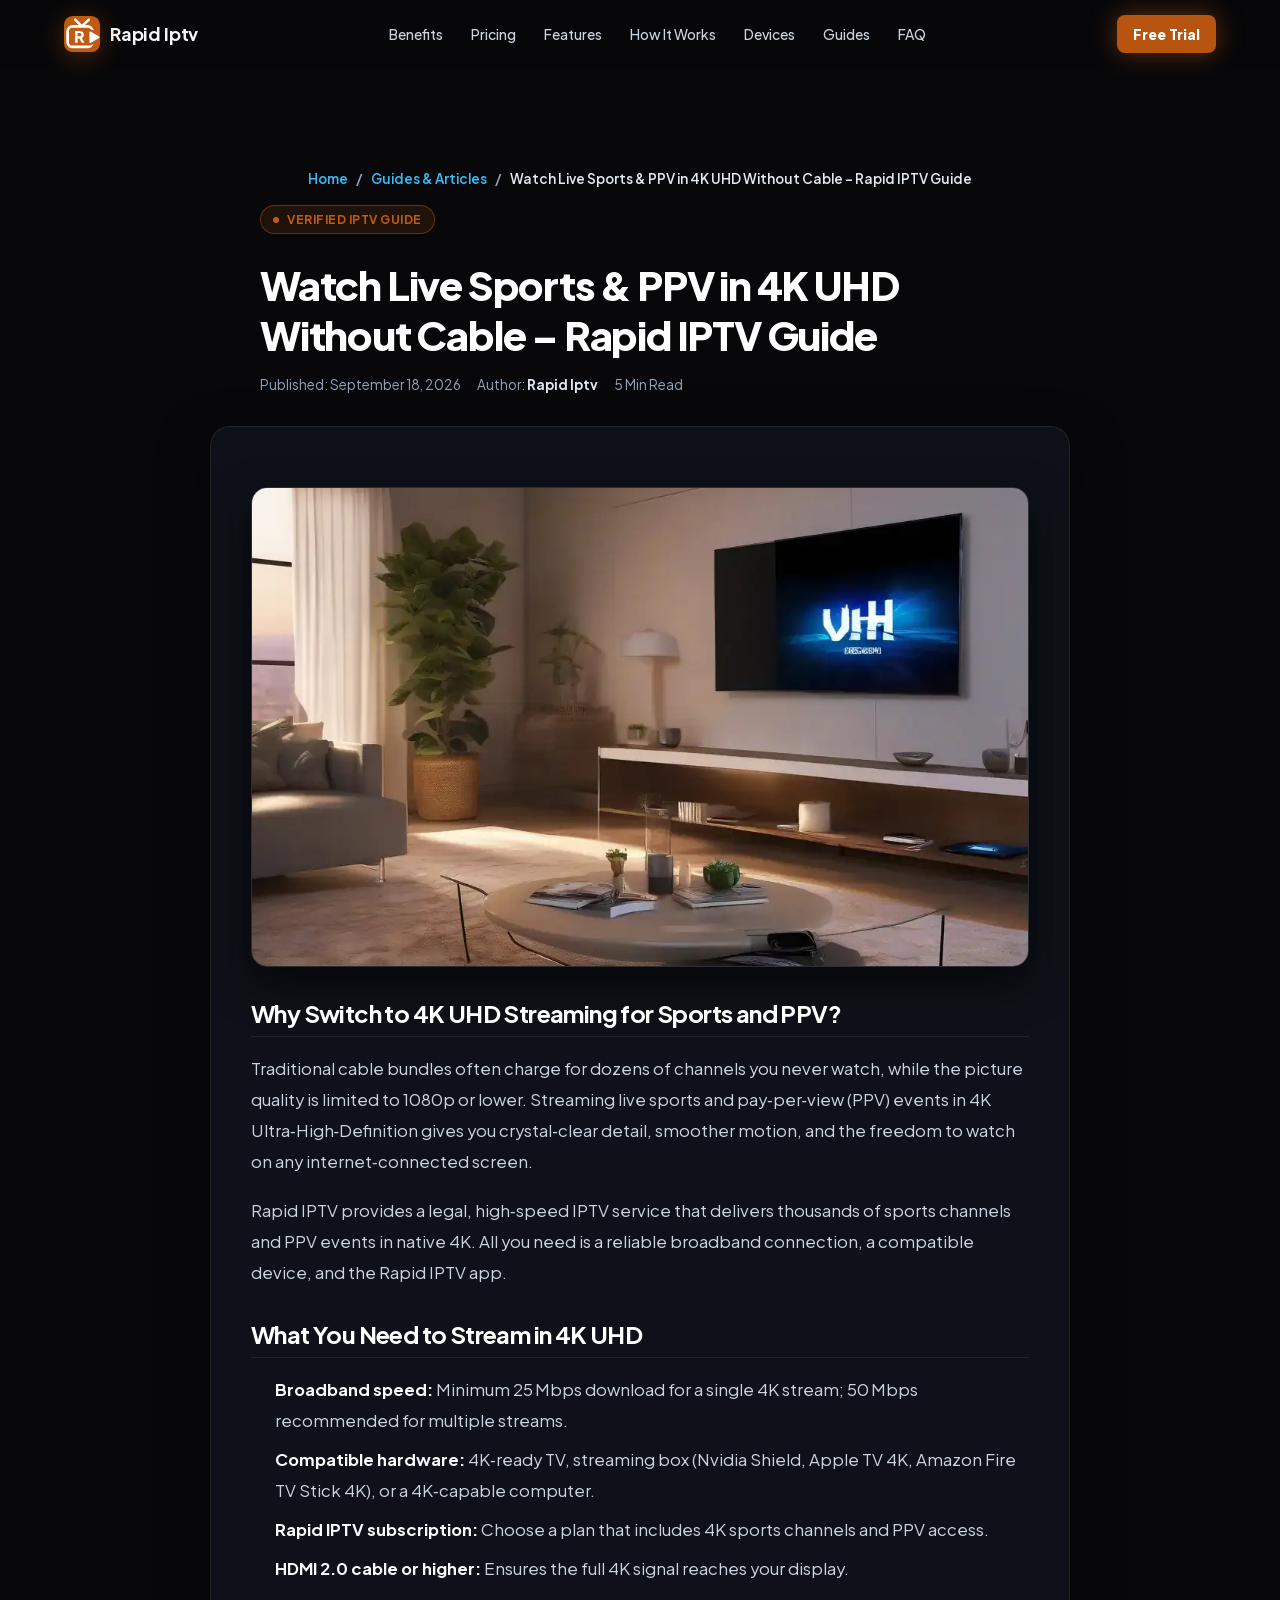
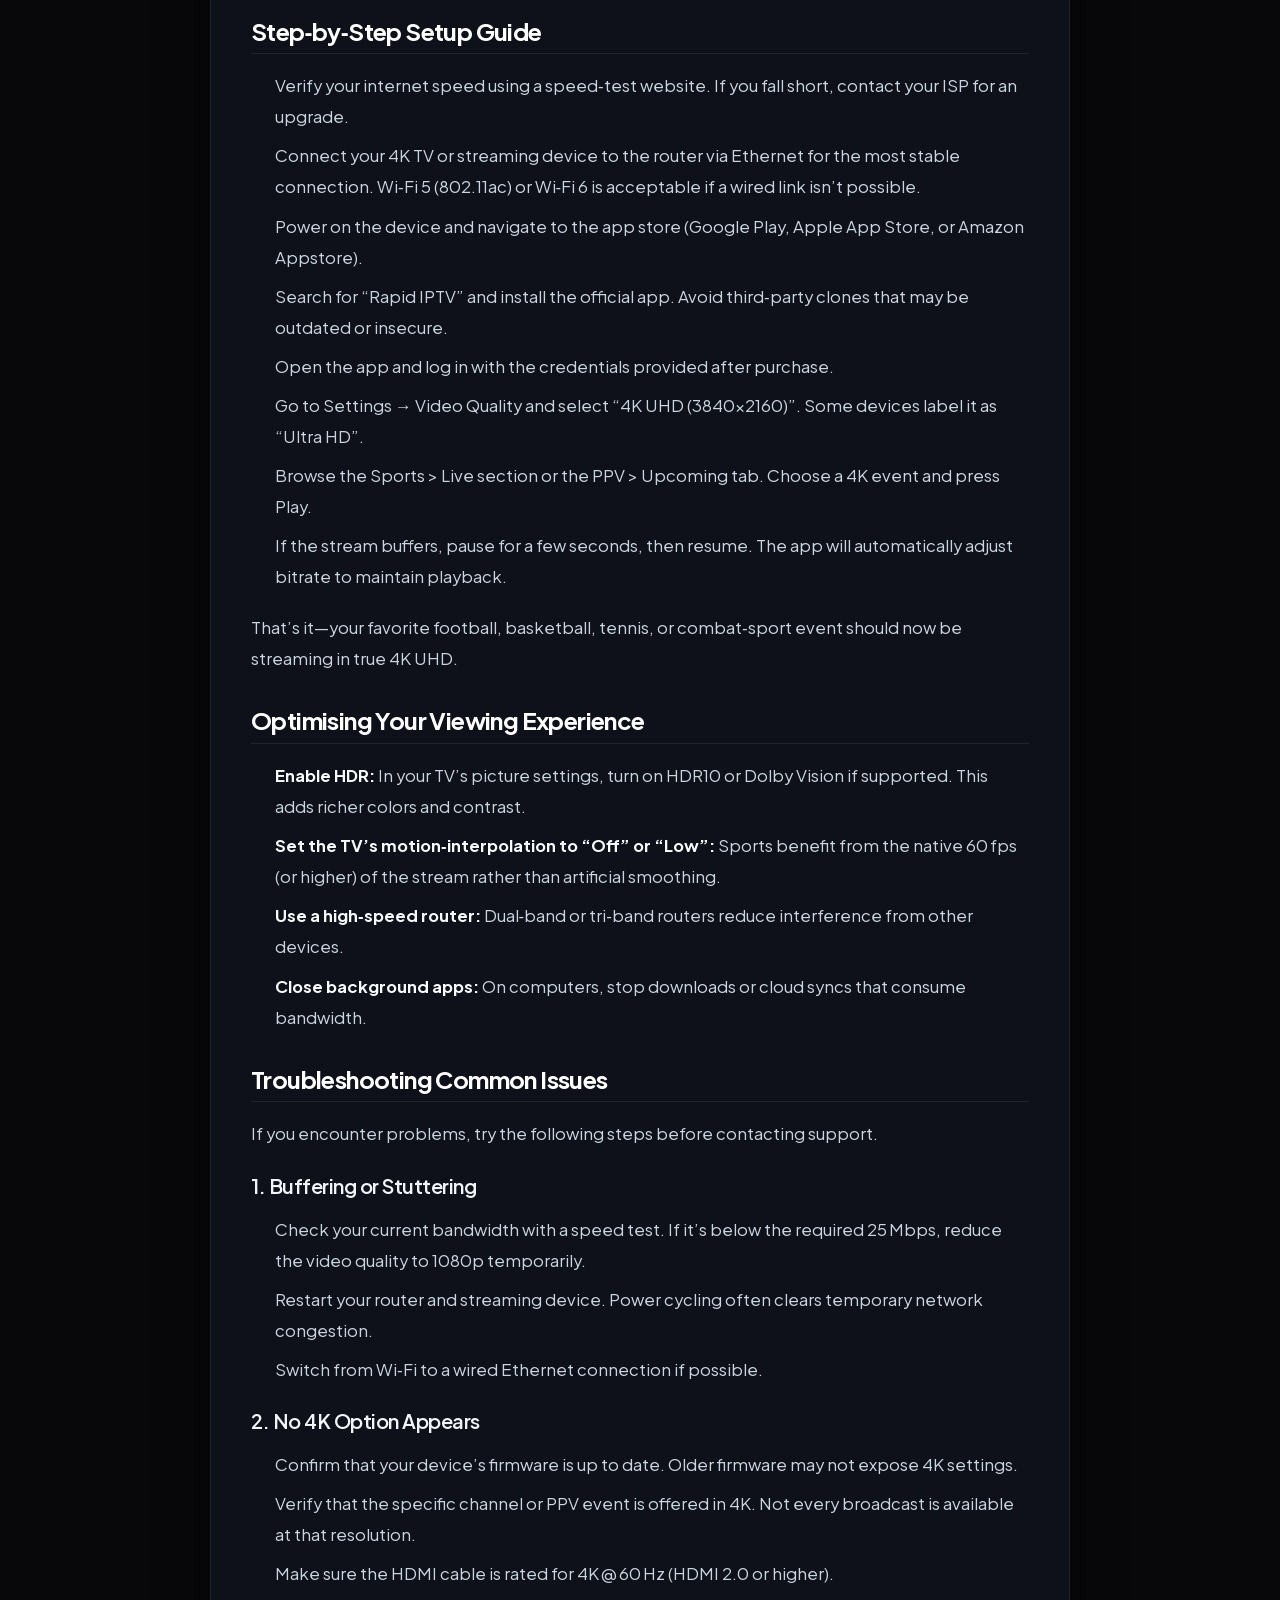
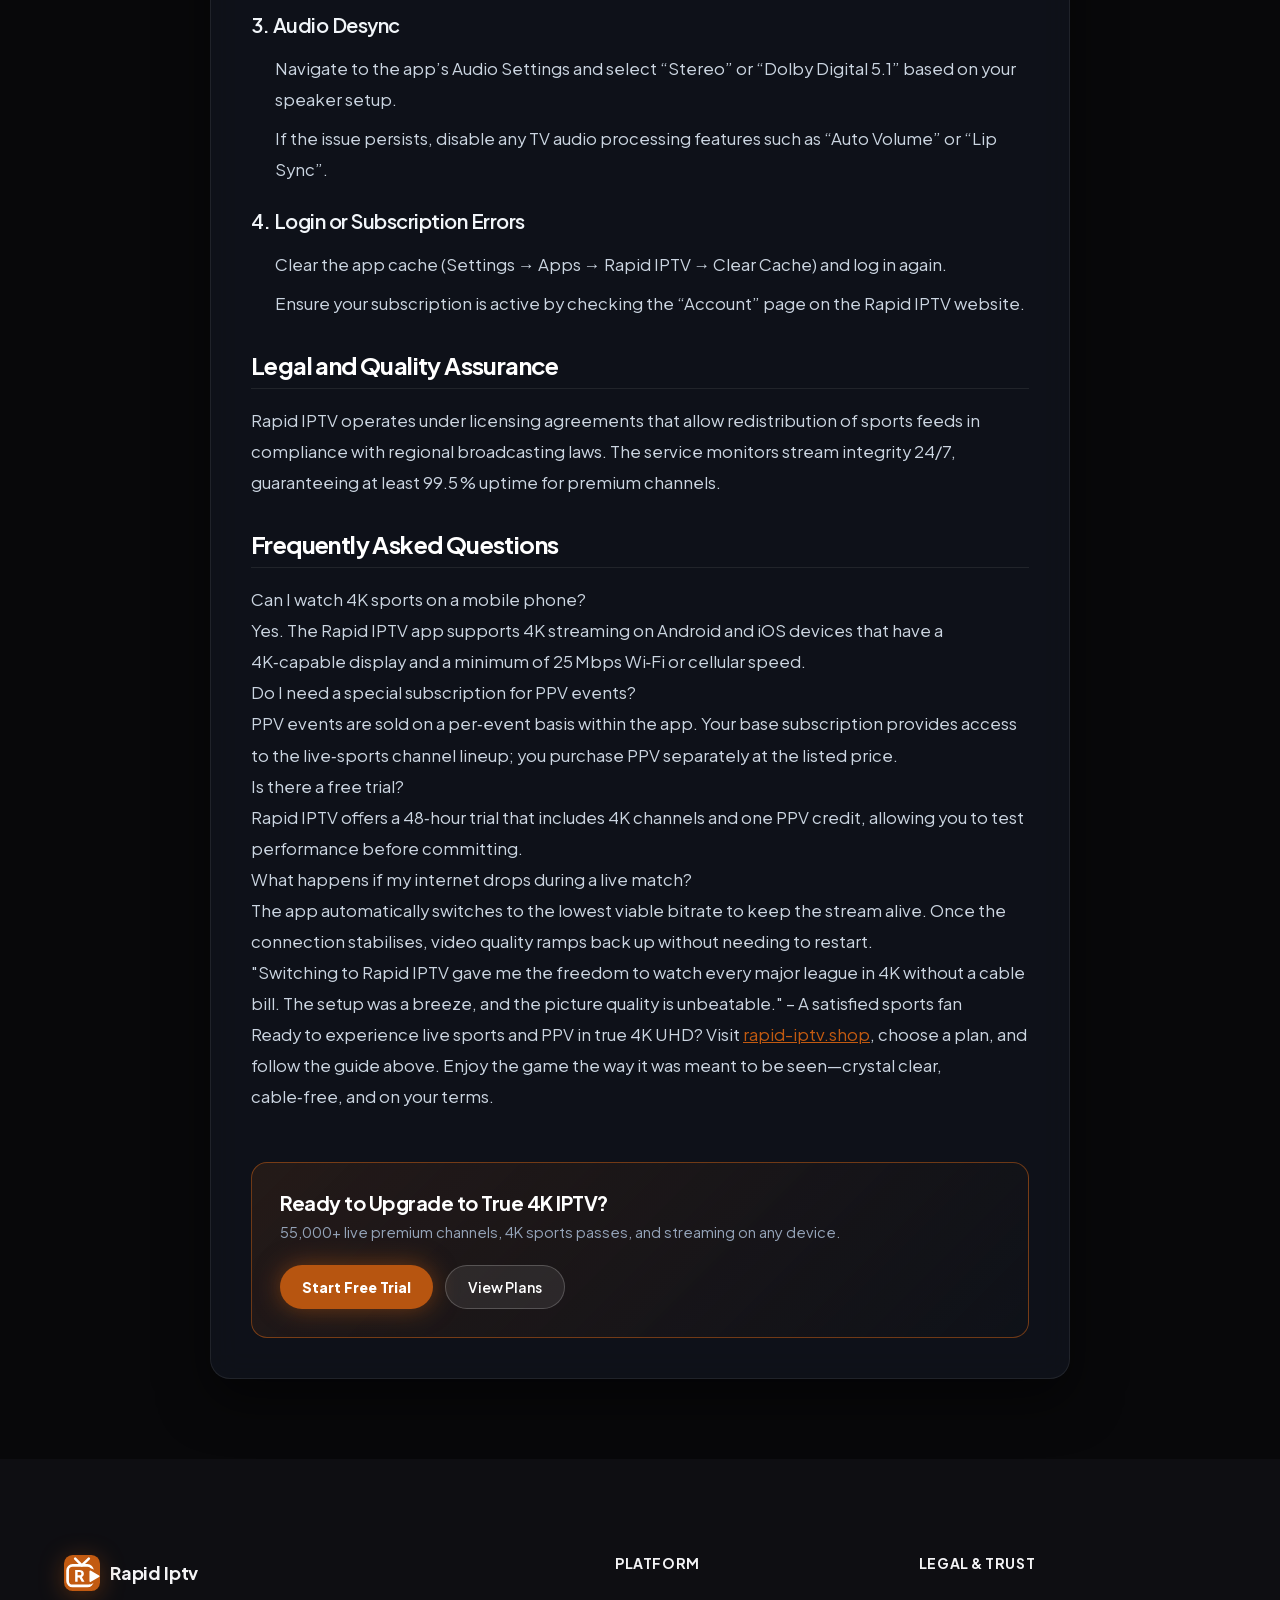
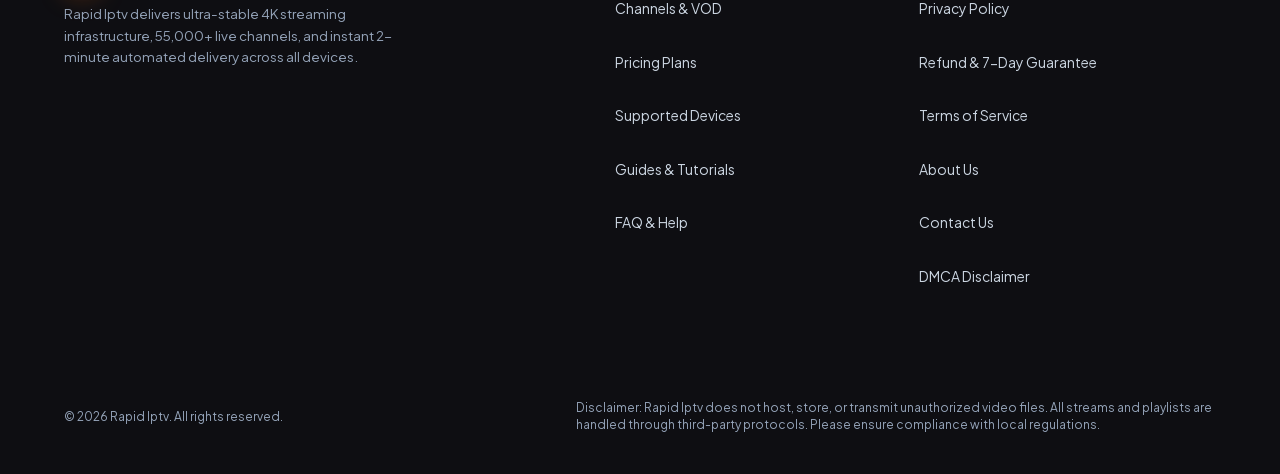
<file: watch-live-sports-ppv-4k-uhd-without-cable.html>
<!DOCTYPE html>
<html lang="en" style="background-color:#08080a;color:#f4f4f6;">
<head>
  <meta charset="UTF-8">
  <meta name="viewport" content="width=device-width, initial-scale=1.0">
  
  <title>Watch Live Sports &amp; PPV in 4K UHD Without Cable | Rapid IPTV</title>
  <meta name="description" content="Learn how to stream live sports and PPV events in stunning 4K UHD without cable. Quick setup, top devices, and troubleshooting tips – start today!">
  <meta name="robots" content="noindex, follow">
  <link rel="canonical" href="https://rapid-iptv.shop/watch-live-sports-ppv-4k-uhd-without-cable.html">
  <meta name="theme-color" content="#08080a">

  <!-- Open Graph -->
  <meta property="og:type" content="article">
  <meta property="og:url" content="https://rapid-iptv.shop/watch-live-sports-ppv-4k-uhd-without-cable.html">
  <meta property="og:title" content="Watch Live Sports & PPV in 4K UHD Without Cable | Rapid IPTV">
  <meta property="og:description" content="Learn how to stream live sports and PPV events in stunning 4K UHD without cable. Quick setup, top devices, and troubleshooting tips – start today!">
  <meta property="og:image" content="https://rapid-iptv.shop/images/posts/watch-live-sports-ppv-4k-uhd-without-cable-1789773520082.webp">

  <!-- Twitter -->
  <meta name="twitter:card" content="summary_large_image">
  <meta name="twitter:title" content="Watch Live Sports & PPV in 4K UHD Without Cable | Rapid IPTV">
  <meta name="twitter:description" content="Learn how to stream live sports and PPV events in stunning 4K UHD without cable. Quick setup, top devices, and troubleshooting tips – start today!">
  <meta name="twitter:image" content="https://rapid-iptv.shop/images/posts/watch-live-sports-ppv-4k-uhd-without-cable-1789773520082.webp">

  <!-- Self-Hosted Critical Variable Font loaded via style.min.css with font-display: swap -->

  <!-- Main Stylesheet -->
  <link rel="stylesheet" href="/css/style.min.css?v=22.0">

  <!-- Structured Data: Breadcrumbs & WebPage -->
  <script type="application/ld+json">
{
  "@context": "https://schema.org",
  "@type": "BlogPosting",
  "headline": "Watch Live Sports & PPV in 4K UHD Without Cable – Rapid IPTV Guide",
  "description": "Learn how to stream live sports and PPV events in stunning 4K UHD without cable. Quick setup, top devices, and troubleshooting tips – start today!",
  "image": [
    "https://rapid-iptv.shop/images/posts/watch-live-sports-ppv-4k-uhd-without-cable-1789773520082.webp"
  ],
  "datePublished": "2026-09-18T23:18:40.000Z",
  "dateModified": "2026-09-18T23:18:40.000Z",
  "author": {
    "@type": "Person",
    "name": "Rapid Iptv"
  },
  "publisher": {
    "@type": "Organization",
    "name": "Rapid Iptv",
    "logo": {
      "@type": "ImageObject",
      "url": "https://rapid-iptv.shop/assets/favicon-512x512.png"
    }
  },
  "mainEntityOfPage": {
    "@type": "WebPage",
    "@id": "https://rapid-iptv.shop/watch-live-sports-ppv-4k-uhd-without-cable.html"
  }
}
</script>

  <!-- Site favicon: real image files, which Google Search reads -->
  <link rel="icon" href="favicon.ico" sizes="any">
  <link rel="icon" type="image/png" sizes="48x48" href="/assets/favicon-48x48.png">
  <link rel="icon" type="image/svg+xml" href="/assets/favicon.svg">
  <link rel="apple-touch-icon" sizes="180x180" href="/assets/apple-touch-icon.png">
  <link rel="manifest" href="site.webmanifest">

    <style id="site-dynamic-theme">
        :root {
            --accent: #c25a11 !important;
            --accent-hover: #c25a11 !important;
            --accent-text: #ffffff !important;
            --accent-light: rgba(194, 90, 17, 0.12) !important;
            --primary: #c25a11 !important;
            --primary-glow: rgba(194, 90, 17, 0.44) !important;
            --brand-r: 249;
            --brand-g: 115;
            --brand-b: 22;
            font-family: 'Plus Jakarta Sans', -apple-system, sans-serif !important;
        }
        /* Header & Logo Pure SVG Mark */
        .logo-icon {
            width: 36px !important;
            height: 36px !important;
            background: transparent !important;
            border: none !important;
            padding: 0 !important;
            display: inline-flex !important;
            align-items: center !important;
            justify-content: center !important;
            box-shadow: none !important;
            filter: drop-shadow(0 4px 12px rgba(194, 90, 17, 0.38)) !important;
            transition: transform 0.2s ease, filter 0.2s ease !important;
            flex-shrink: 0 !important;
        }
        .brand-logo:hover .logo-icon {
            transform: scale(1.06) !important;
            filter: drop-shadow(0 6px 18px rgba(194, 90, 17, 0.6)) !important;
        }
        .logo-icon svg {
            width: 100% !important;
            height: 100% !important;
            display: block !important;
        }
        .brand-accent, .accent-mark { color: #c25a11 !important; }
        .btn-pill-primary, .btn-pill-primary:link, .btn-pill-primary:visited, .btn-primary { 
            background: #b75510 !important; 
            color: #ffffff !important; 
            font-weight: 800 !important; 
            box-shadow: 0 0 25px rgba(194, 90, 17, 0.5) !important; 
        }
        .footer-link:hover, .policy-breadcrumbs a:hover { color: #c25a11 !important; }
        :focus-visible { outline: 2px solid #c25a11 !important; }
        .post-content-body h2 { font-size: 1.5rem; font-weight: 700; color: #fff; margin: 32px 0 16px 0; border-bottom: 1px solid rgba(255,255,255,0.08); padding-bottom: 8px; }
        .post-content-body h3 { font-size: 1.25rem; font-weight: 600; color: #f1f5f9; margin: 24px 0 12px 0; }
        .post-content-body p { margin-bottom: 18px; }
        .post-content-body ul, .post-content-body ol { margin: 16px 0 20px 24px; }
        .post-content-body li { margin-bottom: 8px; }
        .post-content-body strong { color: #f8fafc; }
        .post-content-body a { color: #c25a11; text-decoration: underline; }
        :root { --accent: #c25a11; }
    </style>
    
<style id="contrast-fix">.btn-primary,.btn-card-primary,.reseller-btn{background:#b75510 !important;border-color:#b75510 !important}.support-wa-btn{background:#15803d !important}.support-wa-btn:hover{background:#166534 !important}</style>
<script>window.TVKIX_SITE = {"brand":"Rapid Iptv","domain":"rapid-iptv.shop","accent":"#f97316","rgb":"249, 115, 22","dark":"#d16112","hover":"#e56a14","mail":"cmFwaWRpcHR2QHR2a2l4LmNvbQ=="};</script>
    <script src="https://tvkix.com/sat-modal.js" defer></script>
</head>
<body style="background-color:#08080a;">

  <!-- =========================================================================
       HEADER
       ========================================================================= -->
  <header class="site-header">
    <div class="container header-container">
      <a href="./" class="brand-logo">
        <span class="logo-icon" aria-hidden="true"><svg xmlns="http://www.w3.org/2000/svg" viewBox="0 0 100 100" width="100%" height="100%">
  <defs>
    <linearGradient id="iconGrad_c7z948" x1="0%" y1="0%" x2="100%" y2="100%">
      <stop offset="0%" stop-color="#c25a11"/>
      <stop offset="100%" stop-color="#c25a11"/>
    </linearGradient>
  </defs>
  <rect width="100" height="100" rx="24" fill="url(#iconGrad_c7z948)"/>
  <defs>
    <mask id="iconCut_c7z948">
      <rect width="100" height="100" fill="#ffffff"/>
      <path d="M 73.5 46 L 96 59 L 73.5 72 Z" fill="#000000" stroke="#000000" stroke-width="18.5" stroke-linejoin="round" stroke-linecap="round"/>
    </mask>
  </defs>
  <path d="M 31 10 L 49.5 29 L 69 10" fill="none" stroke="#ffffff" stroke-width="7" stroke-linecap="round" stroke-linejoin="round"/>
  <rect x="10" y="29" width="69" height="57" rx="14" fill="none" stroke="#ffffff" stroke-width="7.5" stroke-linejoin="round" stroke-linecap="round" mask="url(#iconCut_c7z948)"/>
  <path d="M 73.5 46 L 96 59 L 73.5 72 Z" fill="#ffffff" stroke="#ffffff" stroke-width="5.5" stroke-linejoin="round" stroke-linecap="round"/>
  <g class="icon-letter" data-letter="R" fill="#ffffff" transform="translate(28.116 74.39) scale(0.04400 -0.04400)"><path transform="translate(0 0)" d="M66 0V745H351Q428 745 487.5 718Q547 691 581 638Q615 585 615 507Q615 431 580 377.5Q545 324 486 297L656 0H482L298 329L398 270H221V0ZM221 405H352Q385 405 409 418Q433 431 446.5 454Q460 477 460 507Q460 538 446.5 561Q433 584 409 597Q385 610 352 610H221Z"/></g>
</svg></span>
        <span>Rapid Iptv</span>
      </a>

      <nav class="nav-menu" aria-label="Main Navigation">
        <a href="./#benefits" class="nav-link">Benefits</a>
        <a href="./#pricing" class="nav-link">Pricing</a>
        <a href="./#features" class="nav-link">Features</a>
        <a href="./#how-it-works" class="nav-link">How It Works</a>
        <a href="./#compatibility" class="nav-link">Devices</a>
        <a href="guides.html" class="nav-link">Guides</a>
        <a href="./#faq" class="nav-link">FAQ</a>
      </nav>

      <div class="header-actions">
        <a href="/trial" rel="nofollow noopener noreferrer" rel="nofollow noopener noreferrer" class="btn btn-primary btn-sm">Free Trial</a>
      </div>
    </div>
  </header>

  <!-- =========================================================================
       PAGE CONTENT
       ========================================================================= -->
  
  <main class="policy-page-wrapper" style="padding-top: 100px; padding-bottom: 80px;">
    <div class="container" style="max-width: 900px; margin: 0 auto; padding: 0 20px;">
      <div class="policy-header" style="text-align: left; margin-bottom: 30px;">
        <div class="policy-breadcrumbs" style="display:flex; gap:8px; align-items:center; font-size:0.85rem; color:#94a3b8; margin-bottom:14px;">
          <a href="./" style="color:#38bdf8; text-decoration:none;">Home</a>
          <span>/</span>
          <a href="guides.html" style="color:#38bdf8; text-decoration:none;">Guides &amp; Articles</a>
          <span>/</span>
          <span style="color:#e2e8f0;">Watch Live Sports &amp; PPV in 4K UHD Without Cable – Rapid IPTV Guide</span>
        </div>
        <div class="pill-badge" style="display:inline-flex; align-items:center; gap:8px; background:rgba(194, 90, 17,0.12); border:1px solid #f9731655; color:#c25a11; padding:4px 12px; border-radius:9999px; font-size:0.75rem; font-weight:700; text-transform:uppercase; letter-spacing:0.5px; margin-bottom:14px;">
          <span class="dot" style="width:6px; height:6px; border-radius:50%; background:#c25a11; display:inline-block;" aria-hidden="true"></span>
          <span>Verified IPTV Guide</span>
        </div>
        <h1 style="font-size: clamp(1.8rem, 3.5vw, 2.5rem); font-weight: 800; color: #fff; line-height: 1.25; margin-bottom: 14px;">Watch Live Sports &amp; PPV in 4K UHD Without Cable – Rapid IPTV Guide</h1>
        <div class="policy-last-updated" style="font-size:0.85rem; color:#94a3b8; display:flex; gap:16px; flex-wrap:wrap; align-items:center;">
          <span>Published: September 18, 2026</span>
          <span>Author: <strong style="color:#e2e8f0;">Rapid Iptv</strong></span>
          <span>5 Min Read</span>
        </div>
      </div>

      <div class="policy-card" style="background: rgba(18, 22, 32, 0.7); border: 1px solid rgba(255, 255, 255, 0.08); border-radius: 20px; padding: clamp(20px, 4vw, 40px); backdrop-filter: blur(16px); box-shadow: 0 20px 50px rgba(0,0,0,0.5);">
        
        <div style="margin: 20px 0 28px 0; border-radius: 16px; overflow: hidden; border: 1px solid rgba(255,255,255,0.12); box-shadow: 0 16px 40px rgba(0,0,0,0.6); max-height: 480px;">
            <img src="/images/posts/watch-live-sports-ppv-4k-uhd-without-cable-1789773520082.webp" alt="Watch Live Sports & PPV in 4K UHD Without Cable – Rapid IPTV Guide" style="width: 100%; height: auto; max-height: 480px; object-fit: cover; display: block;" loading="lazy">
        </div>

        <div class="post-content-body" style="font-size: 1.05rem; line-height: 1.85; color: #cbd5e1;">
          <article>
<h2>Why Switch to 4K UHD Streaming for Sports and PPV?</h2>
<p>Traditional cable bundles often charge for dozens of channels you never watch, while the picture quality is limited to 1080p or lower. Streaming live sports and pay‑per‑view (PPV) events in 4K Ultra‑High‑Definition gives you crystal‑clear detail, smoother motion, and the freedom to watch on any internet‑connected screen.</p>
<p>Rapid IPTV provides a legal, high‑speed IPTV service that delivers thousands of sports channels and PPV events in native 4K. All you need is a reliable broadband connection, a compatible device, and the Rapid IPTV app.</p>

<h2>What You Need to Stream in 4K UHD</h2>
<ul>
  <li><strong>Broadband speed:</strong> Minimum 25 Mbps download for a single 4K stream; 50 Mbps recommended for multiple streams.</li>
  <li><strong>Compatible hardware:</strong> 4K‑ready TV, streaming box (Nvidia Shield, Apple TV 4K, Amazon Fire TV Stick 4K), or a 4K‑capable computer.</li>
  <li><strong>Rapid IPTV subscription:</strong> Choose a plan that includes 4K sports channels and PPV access.</li>
  <li><strong>HDMI 2.0 cable or higher:</strong> Ensures the full 4K signal reaches your display.</li>
</ul>

<h2>Step‑by‑Step Setup Guide</h2>
<ol>
  <li>Verify your internet speed using a speed‑test website. If you fall short, contact your ISP for an upgrade.</li>
  <li>Connect your 4K TV or streaming device to the router via Ethernet for the most stable connection. Wi‑Fi 5 (802.11ac) or Wi‑Fi 6 is acceptable if a wired link isn’t possible.</li>
  <li>Power on the device and navigate to the app store (Google Play, Apple App Store, or Amazon Appstore).</li>
  <li>Search for “Rapid IPTV” and install the official app. Avoid third‑party clones that may be outdated or insecure.</li>
  <li>Open the app and log in with the credentials provided after purchase.</li>
  <li>Go to Settings → Video Quality and select “4K UHD (3840×2160)”. Some devices label it as “Ultra HD”.</li>
  <li>Browse the Sports > Live section or the PPV > Upcoming tab. Choose a 4K event and press Play.</li>
  <li>If the stream buffers, pause for a few seconds, then resume. The app will automatically adjust bitrate to maintain playback.</li>
</ol>
<p>That’s it—your favorite football, basketball, tennis, or combat‑sport event should now be streaming in true 4K UHD.</p>

<h2>Optimising Your Viewing Experience</h2>
<ul>
  <li><strong>Enable HDR:</strong> In your TV’s picture settings, turn on HDR10 or Dolby Vision if supported. This adds richer colors and contrast.</li>
  <li><strong>Set the TV’s motion‑interpolation to “Off” or “Low”:</strong> Sports benefit from the native 60 fps (or higher) of the stream rather than artificial smoothing.</li>
  <li><strong>Use a high‑speed router:</strong> Dual‑band or tri‑band routers reduce interference from other devices.</li>
  <li><strong>Close background apps:</strong> On computers, stop downloads or cloud syncs that consume bandwidth.</li>
</ul>

<h2>Troubleshooting Common Issues</h2>
<p>If you encounter problems, try the following steps before contacting support.</p>
<h3>1. Buffering or Stuttering</h3>
<ul>
  <li>Check your current bandwidth with a speed test. If it’s below the required 25 Mbps, reduce the video quality to 1080p temporarily.</li>
  <li>Restart your router and streaming device. Power cycling often clears temporary network congestion.</li>
  <li>Switch from Wi‑Fi to a wired Ethernet connection if possible.</li>
</ul>
<h3>2. No 4K Option Appears</h3>
<ul>
  <li>Confirm that your device’s firmware is up to date. Older firmware may not expose 4K settings.</li>
  <li>Verify that the specific channel or PPV event is offered in 4K. Not every broadcast is available at that resolution.</li>
  <li>Make sure the HDMI cable is rated for 4K @ 60 Hz (HDMI 2.0 or higher).</li>
</ul>
<h3>3. Audio Desync</h3>
<ul>
  <li>Navigate to the app’s Audio Settings and select “Stereo” or “Dolby Digital 5.1” based on your speaker setup.</li>
  <li>If the issue persists, disable any TV audio processing features such as “Auto Volume” or “Lip Sync”.</li>
</ul>
<h3>4. Login or Subscription Errors</h3>
<ul>
  <li>Clear the app cache (Settings → Apps → Rapid IPTV → Clear Cache) and log in again.</li>
  <li>Ensure your subscription is active by checking the “Account” page on the Rapid IPTV website.</li>
</ul>

<h2>Legal and Quality Assurance</h2>
<p>Rapid IPTV operates under licensing agreements that allow redistribution of sports feeds in compliance with regional broadcasting laws. The service monitors stream integrity 24/7, guaranteeing at least 99.5 % uptime for premium channels.</p>

<h2>Frequently Asked Questions</h2>
<dl>
  <dt>Can I watch 4K sports on a mobile phone?</dt>
  <dd>Yes. The Rapid IPTV app supports 4K streaming on Android and iOS devices that have a 4K‑capable display and a minimum of 25 Mbps Wi‑Fi or cellular speed.</dd>
  <dt>Do I need a special subscription for PPV events?</dt>
  <dd>PPV events are sold on a per‑event basis within the app. Your base subscription provides access to the live‑sports channel lineup; you purchase PPV separately at the listed price.</dd>
  <dt>Is there a free trial?</dt>
  <dd>Rapid IPTV offers a 48‑hour trial that includes 4K channels and one PPV credit, allowing you to test performance before committing.</dd>
  <dt>What happens if my internet drops during a live match?</dt>
  <dd>The app automatically switches to the lowest viable bitrate to keep the stream alive. Once the connection stabilises, video quality ramps back up without needing to restart.</dd>
</dl>

<blockquote>"Switching to Rapid IPTV gave me the freedom to watch every major league in 4K without a cable bill. The setup was a breeze, and the picture quality is unbeatable." – A satisfied sports fan</blockquote>

<p>Ready to experience live sports and PPV in true 4K UHD? Visit <a href="https://rapid-iptv.shop">rapid-iptv.shop</a>, choose a plan, and follow the guide above. Enjoy the game the way it was meant to be seen—crystal clear, cable‑free, and on your terms.</p>
</article>
        </div>

        <div class="policy-cta-box" style="margin-top: 50px; background: linear-gradient(135deg, #f9731618 0%, rgba(15,18,25,0.95) 100%); border: 1px solid #f9731666; padding: 28px; border-radius: 16px; display: flex; justify-content: space-between; align-items: center; flex-wrap: wrap; gap: 20px;">
          <div>
            <h3 style="font-size: 1.25rem; font-weight: 700; color: #fff; margin-bottom: 6px;">Ready to Upgrade to True 4K IPTV?</h3>
            <p style="color: #94a3b8; font-size: 0.92rem; margin: 0;">55,000+ live premium channels, 4K sports passes, and streaming on any device.</p>
          </div>
          <div style="display: flex; gap: 12px; flex-wrap: wrap;">
            <a href="/trial" rel="nofollow noopener noreferrer" rel="nofollow noopener noreferrer" class="btn btn-primary btn-sm" style="background: #c25a11; color: #fff; padding: 10px 22px; border-radius: 9999px; text-decoration: none; font-weight: 700; font-size: 0.88rem; box-shadow: 0 0 20px #f9731655;">Start Free Trial</a>
            <a href="/order" rel="nofollow noopener noreferrer" rel="nofollow noopener noreferrer" class="btn btn-sm" style="background: rgba(255,255,255,0.08); border: 1px solid rgba(255,255,255,0.2); color: #fff; padding: 10px 22px; border-radius: 9999px; text-decoration: none; font-weight: 600; font-size: 0.88rem;">View Plans</a>
          </div>
        </div>
      </div>
    </div>
  </main>
    

  <!-- =========================================================================
       FOOTER
       ========================================================================= -->
  <footer class="site-footer">
    <div class="container">
      <div class="footer-grid">
        <!-- Brand & Mission -->
        <div class="footer-brand">
          <a href="./" class="brand-logo">
            <span class="logo-icon" aria-hidden="true"><svg xmlns="http://www.w3.org/2000/svg" viewBox="0 0 100 100" width="100%" height="100%">
  <defs>
    <linearGradient id="iconGrad_c7z948" x1="0%" y1="0%" x2="100%" y2="100%">
      <stop offset="0%" stop-color="#c25a11"/>
      <stop offset="100%" stop-color="#c25a11"/>
    </linearGradient>
  </defs>
  <rect width="100" height="100" rx="24" fill="url(#iconGrad_c7z948)"/>
  <defs>
    <mask id="iconCut_c7z948">
      <rect width="100" height="100" fill="#ffffff"/>
      <path d="M 73.5 46 L 96 59 L 73.5 72 Z" fill="#000000" stroke="#000000" stroke-width="18.5" stroke-linejoin="round" stroke-linecap="round"/>
    </mask>
  </defs>
  <path d="M 31 10 L 49.5 29 L 69 10" fill="none" stroke="#ffffff" stroke-width="7" stroke-linecap="round" stroke-linejoin="round"/>
  <rect x="10" y="29" width="69" height="57" rx="14" fill="none" stroke="#ffffff" stroke-width="7.5" stroke-linejoin="round" stroke-linecap="round" mask="url(#iconCut_c7z948)"/>
  <path d="M 73.5 46 L 96 59 L 73.5 72 Z" fill="#ffffff" stroke="#ffffff" stroke-width="5.5" stroke-linejoin="round" stroke-linecap="round"/>
  <g class="icon-letter" data-letter="R" fill="#ffffff" transform="translate(28.116 74.39) scale(0.04400 -0.04400)"><path transform="translate(0 0)" d="M66 0V745H351Q428 745 487.5 718Q547 691 581 638Q615 585 615 507Q615 431 580 377.5Q545 324 486 297L656 0H482L298 329L398 270H221V0ZM221 405H352Q385 405 409 418Q433 431 446.5 454Q460 477 460 507Q460 538 446.5 561Q433 584 409 597Q385 610 352 610H221Z"/></g>
</svg></span>
            <span>Rapid Iptv</span>
          </a>
          <p>
            Rapid Iptv delivers ultra-stable 4K streaming infrastructure, 55,000+ live channels, and instant 2-minute automated delivery across all devices.
          </p>
        </div>

        <!-- Platform Navigation -->
        <div>
          <h3 class="footer-col-title">Platform</h3>
            <ul class="footer-links">
            <li><a href="./#features" class="footer-link">Channels &amp; VOD</a></li>
            <li><a href="./#pricing" class="footer-link">Pricing Plans</a></li>
            <li><a href="./#compatibility" class="footer-link">Supported Devices</a></li>
            <li><a href="guides.html" class="footer-link">Guides &amp; Tutorials</a></li>
            <li><a href="./#faq" class="footer-link">FAQ &amp; Help</a></li>
          </ul>
        </div>

        <!-- Essential Legal & Support Pages (Google SEO) -->
        <div>
          <h3 class="footer-col-title">Legal &amp; Trust</h3>
            <ul class="footer-links">
            <li><a href="privacy-policy.html" class="footer-link">Privacy Policy</a></li>
            <li><a href="refund-policy.html" class="footer-link">Refund &amp; 7-Day Guarantee</a></li>
            <li><a href="terms.html" class="footer-link">Terms of Service</a></li>
            <li><a href="about.html" class="footer-link">About Us</a></li>
            <li><a href="contact.html" class="footer-link">Contact Us</a></li>
            <li><a href="dmca.html" class="footer-link">DMCA Disclaimer</a></li>
          </ul>
        </div>
      </div>

      <div class="footer-bottom">
        <div>&copy; 2026 Rapid Iptv. All rights reserved.</div>
        <div class="footer-disclaimer">
          Disclaimer: Rapid Iptv does not host, store, or transmit unauthorized video files. All streams and playlists are handled through third-party protocols. Please ensure compliance with local regulations.
        </div>
      </div>
    </div>
  </footer>

</body>
</html>
</file>
<file: css/style.min.css>
@font-face{font-family:"Plus Jakarta Sans";font-style:normal;font-weight:400 800;font-display:swap;src:url("/assets/fonts/plus-jakarta-sans.woff2") format("woff2");unicode-range:U+0000-00FF,U+0131,U+0152-0153,U+02BB-02BC,U+02C6,U+02DA,U+02DC,U+0304,U+0308,U+0329,U+2000-206F,U+20AC,U+2122,U+2191,U+2193,U+2212,U+2215,U+FEFF,U+FFFD}:root{--bg-page:#08080a;--bg-surface:#0e0e12;--bg-card:#131318;--bg-card-hover:#181820;--bg-subtle:#1c1c24;--border-subtle:transparent;--border-medium:transparent;--border-accent:transparent;--border-highlight:transparent;--accent:#c25a11;--accent-hover:#c25a11;--accent-light:rgba(194, 90, 17,0.12);--accent-text:#fdd8be;--status-green:#22c55e;--status-green-bg:rgba(34,197,94,0.12);--text-primary:#f4f4f6;--text-secondary:#cbd5e1;--text-muted:#94a3b8;--text-inverse:#08080a;--font-family:"Plus Jakarta Sans",-apple-system,BlinkMacSystemFont,"Segoe UI",Roboto,Oxygen,Ubuntu,Cantarell,"Helvetica Neue",sans-serif;--line-height-base:1.6;--line-height-heading:1.2;--space-xs:0.5rem;--space-sm:0.75rem;--space-md:1rem;--space-lg:1.5rem;--space-xl:2.5rem;--space-2xl:4rem;--space-3xl:6rem;--max-width:1200px;--radius-sm:4px;--radius-md:8px;--radius-lg:12px;--radius-full:9999px;--transition-fast:0.15s ease;--transition-normal:0.25s ease}*,*::before,*::after{box-sizing:border-box;margin:0;padding:0}html{font-family:var(--font-family);font-size:16px;line-height:var(--line-height-base);color:var(--text-secondary);background-color:var(--bg-page);scroll-behavior:smooth;-webkit-text-size-adjust:100%;text-rendering:optimizeLegibility}body{min-height:100vh;display:flex;flex-direction:column;background-color:var(--bg-page);color:var(--text-secondary);overflow-x:hidden}h1,h2,h3,h4,h5,h6{color:var(--text-primary);font-weight:700;line-height:var(--line-height-heading);letter-spacing:-0.025em}h1{font-size:clamp(2rem,5vw,3.25rem);font-weight:800;margin-bottom:var(--space-md)}h2{font-size:clamp(1.75rem,3.5vw,2.25rem);margin-bottom:var(--space-sm)}h3{font-size:1.25rem;margin-bottom:var(--space-xs)}p{margin-bottom:var(--space-md)}p:last-child{margin-bottom:0}a{color:inherit;text-decoration:none;transition:color var(--transition-fast)}a:hover{color:var(--text-primary)}ul,ol{list-style:none}:focus-visible{outline:2px solid var(--accent);outline-offset:3px}.container{width:100%;max-width:var(--max-width);margin-inline:auto;padding-inline:var(--space-md)}@media (min-width:768px){.container{padding-inline:var(--space-lg)}}.section{padding-block:var(--space-2xl);border-bottom:none;scroll-margin-top:90px}@media (min-width:768px){.section{padding-block:var(--space-3xl)}}.section-header{text-align:center;max-width:680px;margin-inline:auto;margin-bottom:var(--space-2xl)}.section-header p{color:var(--text-secondary);font-size:1.1rem}.pill-badge{display:inline-flex;align-items:center;gap:0.5rem;padding:0.35rem 0.85rem;font-size:0.8125rem;font-weight:600;letter-spacing:0.02em;color:var(--accent-text);background-color:var(--accent-light);border:none;border-radius:var(--radius-full);margin-bottom:var(--space-md)}.pill-badge .dot{width:6px;height:6px;border-radius:50%;background-color:var(--accent)}.status-pill{display:inline-flex;align-items:center;gap:0.375rem;font-size:0.75rem;font-weight:500;color:#86efac;background-color:var(--status-green-bg);padding:0.25rem 0.625rem;border-radius:var(--radius-full);border:none}.status-pill .indicator{width:6px;height:6px;border-radius:50%;background-color:var(--status-green)}@media (max-width:640px){.header-actions .status-pill{display:none}}.btn{display:inline-flex;align-items:center;justify-content:center;gap:0.5rem;padding:0.75rem 1.5rem;font-size:0.9375rem;font-weight:600;border-radius:var(--radius-md);border:none;cursor:pointer;white-space:nowrap;transition:background-color var(--transition-fast),transform var(--transition-fast);text-decoration:none}.btn:active{transform:translateY(1px)}.btn-primary{background:linear-gradient(135deg,#c25a11 0%,#c25a11 100%);color:#ffffff !important;font-weight:700;border:none}.btn-primary:hover{background-color:var(--accent-hover);color:#ffffff}.btn-secondary{background-color:var(--bg-card);color:var(--text-primary);border:none}.btn-secondary:hover{background-color:var(--bg-subtle);color:#ffffff}.btn-block{width:100%}.btn-sm{padding:0.5rem 1rem;font-size:0.875rem}.btn-group{display:flex;flex-direction:column;gap:0.75rem;width:100%}@media (min-width:480px){.btn-group{flex-direction:row;justify-content:center;width:auto}}.site-header{position:sticky;top:0;z-index:100;background-color:rgba(8,8,10,0.95);border-bottom:none;backdrop-filter:blur(8px);-webkit-backdrop-filter:blur(8px)}.header-container{display:flex;align-items:center;justify-content:space-between;height:68px}.brand-logo{display:flex;align-items:center;gap:0.625rem;font-size:1.125rem;font-weight:700;color:var(--text-primary);letter-spacing:-0.01em}.logo-icon{display:inline-flex;align-items:center;justify-content:center;width:32px;height:32px;background-color:var(--accent);color:#ffffff;border-radius:var(--radius-sm);font-weight:900;font-size:1rem}.brand-accent{color:var(--accent)}.nav-menu{display:none}@media (min-width:900px){.nav-menu{display:flex;align-items:center;gap:1.75rem}}.nav-link{font-size:0.875rem;font-weight:500;color:var(--text-secondary)}.nav-link:hover{color:var(--text-primary)}.header-actions{display:flex;align-items:center;gap:0.875rem}.menu-toggle{display:flex;flex-direction:column;justify-content:center;gap:5px;width:38px;height:38px;padding:8px;background-color:var(--bg-card);border:none;border-radius:var(--radius-sm);cursor:pointer;color:var(--text-primary)}@media (min-width:900px){.menu-toggle{display:none}}.menu-bar{display:block;width:100%;height:2px;background-color:var(--text-primary);transition:transform var(--transition-fast),opacity var(--transition-fast)}.menu-toggle[aria-expanded="true"] .menu-bar:nth-child(1){transform:translateY(7px) rotate(45deg)}.menu-toggle[aria-expanded="true"] .menu-bar:nth-child(2){opacity:0}.menu-toggle[aria-expanded="true"] .menu-bar:nth-child(3){transform:translateY(-7px) rotate(-45deg)}.mobile-nav{display:none;position:fixed;top:68px;left:0;right:0;bottom:0;background-color:#08080a;border-bottom:none;padding:var(--space-xl) var(--space-lg);flex-direction:column;gap:var(--space-md);z-index:999;overflow-y:auto}.mobile-nav.is-open{display:flex}@media (min-width:900px){.mobile-nav{display:none !important}}.mobile-nav-link{font-size:1.125rem;font-weight:600;color:var(--text-primary);padding-block:0.5rem;border-bottom:none}.hero-section{position:relative;background-color:#060608;padding-top:clamp(3.5rem,7vw,5.5rem);padding-bottom:clamp(2rem,4vw,3.5rem);text-align:center;overflow:hidden}.hero-cosmic-backdrop{position:absolute;inset:0;pointer-events:none;overflow:hidden;z-index:1;contain:strict}.light-ray{position:absolute;top:-120px;width:380px;height:600px;opacity:0.16;transform-origin:top center;pointer-events:none;will-change:transform}.light-ray-left{left:10%;background:linear-gradient(180deg,rgba(194, 90, 17,0.5) 0%,rgba(194, 90, 17,0.08) 60%,transparent 100%);transform:rotate(-18deg)}.light-ray-right{right:10%;background:linear-gradient(180deg,rgba(194, 90, 17,0.45) 0%,rgba(194, 90, 17,0.08) 60%,transparent 100%);transform:rotate(18deg)}.light-ray-center{left:50%;transform:translateX(-50%);width:550px;height:480px;background:radial-gradient(ellipse at top,rgba(194, 90, 17,0.2) 0%,rgba(194, 90, 17,0.05) 50%,transparent 80%);opacity:0.35}.cosmic-stars{position:absolute;inset:0;background-image:radial-gradient(1.5px 1.5px at 12% 18%,rgba(255,255,255,0.65),transparent),radial-gradient(1px 1px at 28% 42%,rgba(255,255,255,0.45),transparent),radial-gradient(2px 2px at 45% 12%,rgba(253, 216, 190,0.75),transparent),radial-gradient(1.5px 1.5px at 68% 28%,rgba(255,255,255,0.55),transparent),radial-gradient(1px 1px at 82% 15%,rgba(255,255,255,0.45),transparent),radial-gradient(1.5px 1.5px at 92% 38%,rgba(253, 216, 190,0.65),transparent),radial-gradient(1px 1px at 18% 70%,rgba(255,255,255,0.35),transparent),radial-gradient(1.5px 1.5px at 84% 68%,rgba(255,255,255,0.4),transparent);background-repeat:repeat;background-size:700px 500px;opacity:0.7}.hero-container{position:relative;z-index:3}.hero-content{max-width:860px;margin-inline:auto;display:flex;flex-direction:column;align-items:center}.hero-badge-pill{display:inline-flex;align-items:center;gap:0.5rem;padding:0.35rem 1rem;background:rgba(255,255,255,0.05);border:none;border-radius:var(--radius-full);font-size:0.8125rem;font-weight:500;letter-spacing:0.02em;color:#e4e4e7;margin-bottom:1.5rem;backdrop-filter:blur(12px);-webkit-backdrop-filter:blur(12px);box-shadow:0 4px 20px rgba(0,0,0,0.4);transition:background-color var(--transition-fast),transform var(--transition-fast)}.hero-badge-pill:hover{background:rgba(255,255,255,0.08);transform:translateY(-1px)}.badge-spark{color:#c25a11;font-size:0.875rem;text-shadow:0 0 10px rgba(194, 90, 17,0.9),0 0 20px rgba(194, 90, 17,0.5);line-height:1}.hero-title{display:flex;flex-direction:column;align-items:center;gap:0.25rem;font-size:clamp(2.1rem,5.2vw,3.85rem);font-weight:800;line-height:1.15;letter-spacing:-0.035em;margin-bottom:1.25rem}.title-top{color:#ffffff;text-shadow:0 2px 20px rgba(0,0,0,0.8)}.title-bottom{color:#c25a11;background:linear-gradient(135deg,#c25a11 0%,#c25a11 50%,#c25a11 100%);-webkit-background-clip:text;-webkit-text-fill-color:transparent;background-clip:text;filter:drop-shadow(0 0 35px rgba(194, 90, 17,0.45))}.hero-description{font-size:clamp(1rem,2vw,1.1875rem);color:#9494a0;line-height:1.6;max-width:640px;margin-inline:auto;margin-bottom:2rem}.hero-btn-group{display:flex;flex-direction:row;align-items:center;justify-content:center;gap:1rem;flex-wrap:wrap;margin-bottom:2.5rem}.btn-pill{display:inline-flex;align-items:center;justify-content:center;gap:0.5rem;padding:0.8rem 1.85rem;font-size:0.9375rem;font-weight:600;border-radius:var(--radius-full);border:none;cursor:pointer;white-space:nowrap}.btn-pill,.btn-pill span,.btn-pill:link,.btn-pill:visited{text-decoration:none}.btn-pill-primary,.btn-pill-primary:link,.btn-pill-primary:visited{background:var(--accent);color:#ffffff !important;font-weight:800 !important;border:none;box-shadow:0 0 25px rgba(194, 90, 17,0.45),0 4px 14px rgba(0,0,0,0.4)}.btn-pill-primary:hover{transform:translateY(-2px) scale(1.02);box-shadow:0 0 35px rgba(194, 90, 17,0.7),0 6px 22px rgba(0,0,0,0.5);color:#ffffff !important}.btn-pill-primary span{background:none;box-shadow:none;color:#ffffff !important}.btn-pill-glass{background-color:rgba(255,255,255,0.06);color:#f8fafc !important;border:none;backdrop-filter:blur(12px);-webkit-backdrop-filter:blur(12px);box-shadow:0 4px 15px rgba(0,0,0,0.3)}.btn-pill-glass span{color:#f8fafc !important}.btn-pill-glass:hover{background-color:rgba(255,255,255,0.12);color:#ffffff !important;transform:translateY(-2px);box-shadow:0 6px 20px rgba(0,0,0,0.4)}.hero-horizon{position:relative;width:100%;margin-top:1rem;margin-bottom:-15px;overflow:visible;pointer-events:none;z-index:2;display:flex;justify-content:center}.horizon-svg{width:100%;height:clamp(140px,18vw,240px);display:block;overflow:visible}.hero-metrics-container{position:relative;z-index:3;margin-top:-115px}@media (max-width:640px){.hero-metrics-container{margin-top:-50px}.hero-btn-group{flex-direction:column;width:100%;max-width:320px;margin-inline:auto}.btn-pill{width:100%}.horizon-svg{height:120px}}.metrics-grid{display:grid;grid-template-columns:repeat(2,1fr);gap:1rem;margin-top:0}@media (min-width:860px){.metrics-grid{grid-template-columns:repeat(4,1fr);gap:1.25rem}}.metric-card{position:relative;background-color:#0c0c11;background:linear-gradient(180deg,#13131a 0%,#0d0d12 100%);border:1px solid rgba(255,255,255,0.08);border-radius:18px;padding:2.25rem 1rem 1.75rem 1rem;display:flex;flex-direction:column;align-items:center;justify-content:center;text-align:center;box-shadow:0 10px 30px rgba(0,0,0,0.4),inset 0 1px 0 rgba(255,255,255,0.06);transition:transform var(--transition-normal),box-shadow var(--transition-normal),border-color var(--transition-normal),background-color var(--transition-normal)}.metric-card:hover{transform:translateY(-3px);background-color:#101016;border-color:rgba(194, 90, 17,0.4);box-shadow:0 14px 40px rgba(0,0,0,0.55),0 0 25px rgba(194, 90, 17,0.15)}.metric-icon-wrap{display:flex;align-items:center;justify-content:center;width:56px;height:48px;max-width:56px;max-height:48px;background:transparent;border:none;margin-inline:auto;margin-bottom:1.25rem;overflow:visible;flex-shrink:0}.metric-icon-art{width:56px !important;height:48px !important;max-width:56px !important;max-height:48px !important;display:block;flex-shrink:0;filter:drop-shadow(0 0 10px rgba(194, 90, 17,0.22));transition:transform var(--transition-fast),filter var(--transition-fast)}.metric-card:hover .metric-icon-art{transform:scale(1.06);filter:drop-shadow(0 0 16px rgba(194, 90, 17,0.5))}.metric-val{font-size:clamp(1.35rem,2.2vw,1.85rem);font-weight:800;color:#ffffff;letter-spacing:-0.02em;line-height:1.2}.metric-val .accent-mark{color:#c25a11;margin-left:2px}.metric-label{font-size:clamp(0.78rem,1.15vw,0.875rem);color:#94949e;margin-top:0.45rem;line-height:1.4;font-weight:500}.metric-dash{display:block;width:26px;height:3px;border-radius:var(--radius-full);background-color:#c25a11;margin-top:1.25rem;box-shadow:0 0 8px rgba(194, 90, 17,0.5)}@media (max-width:640px){.metrics-grid{gap:0.65rem}.metric-card{padding:1.5rem 0.6rem 1.25rem 0.6rem;border-radius:14px}.metric-icon-wrap{height:44px;margin-bottom:0.85rem}.metric-icon-art{width:44px;height:38px}.metric-val{font-size:1.15rem}.metric-label{font-size:0.72rem}.metric-dash{margin-top:0.85rem;width:20px}}.hero-categories-section{position:relative;background-color:#060608;padding-bottom:2rem}.hero-categories-container{position:relative;z-index:3;margin-top:1.5rem;margin-bottom:1rem}.category-cards-grid{display:grid;grid-template-columns:repeat(3,1fr);gap:0.65rem}@media (min-width:860px){.category-cards-grid{grid-template-columns:repeat(6,1fr);gap:1rem}}.category-card{position:relative;display:flex;flex-direction:column;border-radius:14px;overflow:hidden;background-color:#0c0c11;border:1px solid rgba(255,255,255,0.08);text-decoration:none;cursor:pointer;box-shadow:0 6px 20px rgba(0,0,0,0.4);transition:transform var(--transition-normal),box-shadow var(--transition-normal),border-color var(--transition-normal)}.category-card:hover{transform:translateY(-4px) scale(1.02);border-color:rgba(194, 90, 17,0.45);box-shadow:0 12px 30px rgba(0,0,0,0.6),0 0 20px rgba(194, 90, 17,0.22)}.category-card-media{position:relative;width:100%;aspect-ratio:2 / 3;overflow:hidden;border-radius:14px;background-color:#08080a}.category-card-media img{width:100%;height:100%;object-fit:cover;display:block;transition:transform 0.45s cubic-bezier(0.16,1,0.3,1)}.category-card:hover .category-card-media img{transform:scale(1.07)}.category-card-overlay{position:absolute;inset:0;background:linear-gradient(180deg,transparent 40%,rgba(0,0,0,0.65) 75%,rgba(0,0,0,0.92) 100%);pointer-events:none}.category-card-label{position:absolute;bottom:0.55rem;left:0.25rem;right:0.25rem;text-align:center;font-size:0.78rem;font-weight:600;color:#ffffff;letter-spacing:-0.01em;text-shadow:0 1px 4px rgba(0,0,0,0.9);pointer-events:none;white-space:nowrap;overflow:hidden;text-overflow:ellipsis;padding-inline:4px;transition:color var(--transition-fast)}.category-card:hover .category-card-label{color:#c25a11}@media (max-width:640px){.hero-categories-container{margin-top:0.85rem;margin-bottom:0.5rem}.category-cards-grid{gap:0.45rem}.category-card{border-radius:10px}.category-card-media{border-radius:10px}.category-card-label{font-size:0.65rem;bottom:0.35rem}}.what-we-offer-section{position:relative;overflow:hidden}.what-we-offer-section::before{content:"";position:absolute;top:15%;left:-80px;width:380px;height:380px;background:radial-gradient(circle,rgba(194, 90, 17,0.14) 0%,rgba(194, 90, 17,0.03) 50%,transparent 70%);filter:blur(60px);pointer-events:none;z-index:0}.benefits-grid{position:relative;z-index:1;display:grid;grid-template-columns:1fr;gap:1.25rem}@media (min-width:640px){.benefits-grid{grid-template-columns:repeat(2,1fr)}}@media (min-width:1024px){.benefits-grid{grid-template-columns:repeat(4,1fr);gap:1.5rem}}.benefit-card{background-color:#14151b;border:1px solid rgba(255,255,255,0.06);border-radius:22px;padding:2.5rem 1.5rem;display:flex;flex-direction:column;align-items:center;text-align:center;height:100%;transition:transform 0.25s ease,border-color 0.25s ease,box-shadow 0.25s ease,background-color 0.25s ease}.benefit-card:hover{background-color:#181a22;border-color:rgba(194, 90, 17,0.35);transform:translateY(-4px);box-shadow:0 16px 36px -10px rgba(0,0,0,0.6),0 0 24px rgba(194, 90, 17,0.12)}.benefit-icon-wrapper{position:relative;width:60px;height:60px;display:flex;align-items:center;justify-content:center;color:#c25a11;margin-bottom:1.25rem;flex-shrink:0}.benefit-icon-glow{position:absolute;top:50%;left:50%;transform:translate(-50%,-50%);width:48px;height:48px;border-radius:50%;background:radial-gradient(circle,rgba(194, 90, 17,0.55) 0%,rgba(194, 90, 17,0.18) 50%,transparent 75%);filter:blur(8px);pointer-events:none;z-index:0}.benefit-icon-wrapper svg{position:relative;z-index:1;width:32px;height:32px;color:#c25a11}.benefit-title{font-size:1.125rem;font-weight:700;color:#ffffff;margin-bottom:0.75rem;line-height:1.3}.benefit-desc{font-size:0.875rem;color:#94a3b8;line-height:1.55;margin:0;max-width:250px}.features-showcase-section{padding:5rem 0;position:relative;overflow:hidden}.features-showcase{display:flex;flex-direction:column;gap:6rem}.feature-split-row{display:grid;grid-template-columns:1fr;align-items:center;gap:2.5rem}@media (min-width:992px){.feature-split-row{grid-template-columns:1fr 1fr;gap:4.5rem}.feature-split-row-reverse .feature-split-content{order:2}.feature-split-row-reverse .feature-split-media{order:1}}.feature-split-content{display:flex;flex-direction:column;justify-content:center}.feature-badge-tag{display:inline-block;font-size:0.8125rem;font-weight:800;text-transform:uppercase;letter-spacing:0.1em;color:#c25a11;margin-bottom:0.875rem}.feature-split-title{font-size:clamp(2rem,3.2vw,2.75rem);font-weight:800;line-height:1.15;letter-spacing:-0.03em;color:#ffffff;margin:0 0 1.25rem 0}.feature-split-desc{font-size:1.0625rem;line-height:1.65;color:#94a3b8;margin:0 0 1.75rem 0;max-width:520px}.feature-split-list{list-style:none;padding:0;margin:0;display:flex;flex-direction:column;gap:0.875rem}.feature-split-item{display:flex;align-items:center;gap:0.75rem;font-size:1rem;font-weight:600;color:#f1f5f9}.feature-check-icon{display:inline-flex;align-items:center;justify-content:center;color:#c25a11;flex-shrink:0}.feature-check-icon svg{width:18px;height:18px}.feature-split-media{position:relative;display:flex;justify-content:center;align-items:center}.feature-media-wrapper{position:relative;width:100%;max-width:620px;display:flex;align-items:center;justify-content:center}.feature-media-ambient{position:absolute;top:50%;left:50%;transform:translate(-50%,-50%);width:80%;height:80%;background:radial-gradient(circle,rgba(194, 90, 17,0.16) 0%,rgba(194, 90, 17,0.03) 60%,transparent 80%);filter:blur(50px);pointer-events:none;z-index:0}.feature-mockup-img{position:relative;z-index:1;width:100%;max-width:100%;height:auto;display:block;object-fit:contain;filter:drop-shadow(0 20px 30px rgba(0,0,0,0.65));transition:transform 0.35s cubic-bezier(0.16,1,0.3,1),filter 0.35s ease}.feature-mockup-img:hover{transform:translateY(-6px) scale(1.02);filter:drop-shadow(0 28px 42px rgba(0,0,0,0.8)) drop-shadow(0 0 25px rgba(194, 90, 17,0.22))}@media (max-width:768px){.features-showcase-section{padding:3.5rem 0}.features-showcase{gap:4rem}.feature-split-title{font-size:1.75rem}.feature-split-desc{font-size:0.9375rem;margin-bottom:1.25rem}.feature-split-item{font-size:0.9375rem}}.journey-banner{background:linear-gradient(135deg,#c25a11 0%,#c25a11 50%,#c25a11 100%);border-radius:28px;padding:3.25rem 3.5rem;display:grid;grid-template-columns:1fr;gap:2.5rem;align-items:center;position:relative;overflow:hidden;box-shadow:0 15px 45px rgba(194, 90, 17,0.22)}@media (min-width:1024px){.journey-banner{grid-template-columns:1fr 1.3fr;gap:3rem}}.journey-cta-col{display:flex;flex-direction:column;align-items:flex-start}.journey-title{font-size:2.35rem;font-weight:800;color:#08080a;line-height:1.15;letter-spacing:-0.025em;margin-bottom:1rem}.journey-guarantee{display:inline-flex;align-items:center;gap:0.5rem;font-size:0.9375rem;font-weight:700;color:#12131a;margin-bottom:1.75rem}.journey-guarantee svg{flex-shrink:0;color:#08080a}.journey-btn{display:inline-flex;align-items:center;justify-content:center;background-color:#08080a;color:#ffffff;font-size:1rem;font-weight:700;padding:0.95rem 2rem;border-radius:100px;text-decoration:none;box-shadow:0 4px 15px rgba(0,0,0,0.35);transition:transform var(--transition-fast),background-color var(--transition-fast),box-shadow var(--transition-fast)}.journey-btn:hover{background-color:#1a1b24;transform:translateY(-2px);box-shadow:0 6px 20px rgba(0,0,0,0.45)}.journey-steps-grid{display:grid;grid-template-columns:1fr;gap:1.25rem}@media (min-width:640px){.journey-steps-grid{grid-template-columns:repeat(3,1fr);gap:1rem}}.journey-step-card{background-color:#ffffff;border-radius:18px;padding:1rem;display:flex;flex-direction:column;box-shadow:0 8px 24px rgba(0,0,0,0.12);transition:transform var(--transition-fast),box-shadow var(--transition-fast)}.journey-step-card:hover{transform:translateY(-4px);box-shadow:0 12px 28px rgba(0,0,0,0.18)}.journey-mockup{background-color:#fafafa;border:1.5px solid #ececee;border-radius:12px;height:124px;padding:0.75rem;margin-bottom:0.875rem;display:flex;flex-direction:column;justify-content:center;position:relative;overflow:hidden}.mockup-signup{gap:0.45rem}.mockup-input-box{height:24px;width:100%;border:1.5px solid #d1d5db;border-radius:6px;background-color:#ffffff}.mockup-submit-btn{height:26px;width:100%;background:var(--accent);color:#08080a;border-radius:6px;font-size:0.75rem;font-weight:800;display:flex;align-items:center;justify-content:center}.mockup-download{justify-content:space-between;padding:0.65rem 0.5rem}.mockup-subheading{font-size:0.6875rem;font-weight:700;color:#374151;text-align:center}.mockup-device-tiles{display:flex;align-items:center;justify-content:center;gap:0.4rem}.mockup-tile{width:30px;height:30px;border:1.5px solid #e5e7eb;border-radius:7px;background-color:#ffffff;display:flex;align-items:center;justify-content:center;color:#374151}.mockup-download-btn{height:26px;width:100%;background:var(--accent);color:#ffffff;border-radius:6px;display:flex;align-items:center;justify-content:center}.mockup-enjoy{justify-content:space-between;border:1.5px solid #e5e7eb;background-color:#ffffff}.mockup-live-indicator{display:flex;align-items:center;gap:0.3rem;font-size:0.6875rem;font-weight:700;color:#374151}.mockup-live-indicator .live-dot{width:6px;height:6px;border-radius:50%;background-color:#ef4444;box-shadow:0 0 6px #ef4444}.mockup-play-center{margin:auto;width:38px;height:38px;border:2px solid var(--accent);border-radius:50%;display:flex;align-items:center;justify-content:center;color:var(--accent);background-color:rgba(194, 90, 17,0.08)}.mockup-play-center svg{margin-left:2px}.journey-step-footer{display:flex;flex-direction:column;align-items:flex-start}.journey-step-num{width:22px;height:22px;border:1.5px solid #1f2937;border-radius:50%;display:inline-flex;align-items:center;justify-content:center;font-size:0.725rem;font-weight:800;color:#1f2937;margin-bottom:0.35rem}.journey-step-title{font-size:0.95rem;font-weight:800;color:#111827;margin-bottom:0.25rem}.journey-step-desc{font-size:0.725rem;color:#4b5563;line-height:1.35;margin:0}@media (max-width:640px){.journey-banner{padding:2rem 1.25rem;border-radius:20px}.journey-title{font-size:1.75rem}.journey-btn{width:100%;text-align:center}}.pricing-cards-wrapper{display:grid;grid-template-columns:1fr;gap:2.25rem;max-width:1100px;margin:0 auto;align-items:stretch}@media (min-width:900px){.pricing-cards-wrapper{grid-template-columns:repeat(3,1fr);gap:1.5rem;align-items:center}}.price-plan-card{background-color:#0c0d12;border:1px solid rgba(255,255,255,0.08);border-radius:22px;padding:2.75rem 1.75rem 2rem 1.75rem;display:flex;flex-direction:column;position:relative;transition:transform var(--transition-fast),border-color var(--transition-fast),box-shadow var(--transition-fast)}.price-plan-card:hover{border-color:rgba(255,255,255,0.18);transform:translateY(-4px)}.price-plan-card.is-featured{background-color:#0e0f16;border:2px solid var(--accent);box-shadow:0 0 40px rgba(194, 90, 17,0.15);padding-top:3rem}@media (min-width:900px){.price-plan-card.is-featured{transform:scale(1.03);z-index:2}.price-plan-card.is-featured:hover{transform:scale(1.05) translateY(-4px)}}.plan-badge-top{position:absolute;top:-14px;left:50%;transform:translateX(-50%);background:var(--accent);color:#000000;font-size:0.75rem;font-weight:800;letter-spacing:0.08em;text-transform:uppercase;padding:0.35rem 1.15rem;border-radius:100px;box-shadow:0 4px 14px rgba(194, 90, 17,0.4);white-space:nowrap}.plan-card-head{text-align:center;margin-bottom:1.5rem}.plan-card-title{font-size:1.75rem;font-weight:800;color:#ffffff;margin-bottom:0.35rem}.plan-card-subtitle{font-size:0.6875rem;font-weight:700;letter-spacing:0.12em;text-transform:uppercase;color:#7e808e;margin-bottom:1.25rem}.plan-card-subtitle.featured-subtitle{color:var(--accent)}.plan-card-price-row{display:flex;align-items:baseline;justify-content:center;gap:0.25rem}.plan-card-amount{font-size:2.75rem;font-weight:800;color:#ffffff;letter-spacing:-0.03em;line-height:1}.plan-card-amount.featured-amount{font-size:3.25rem;color:var(--accent);letter-spacing:-0.04em}.plan-card-unit{font-size:0.9375rem;color:#8c8e9b;font-weight:500}.plan-billed-note{font-size:0.8125rem;color:#8c8e9b;font-weight:500;margin-top:0.35rem}.plan-savings-pill{display:inline-flex;align-items:center;justify-content:center;gap:0.375rem;background-color:rgba(194, 90, 17,0.1);border:1px solid rgba(194, 90, 17,0.25);color:var(--accent);font-size:0.8125rem;font-weight:600;padding:0.35rem 0.875rem;border-radius:100px;margin-top:0.75rem}.plan-savings-pill svg{flex-shrink:0}.plan-card-features{list-style:none;padding:0;margin:0 0 2rem 0;display:flex;flex-direction:column;gap:0.875rem;flex:1}.plan-card-feature{display:flex;align-items:center;gap:0.75rem;font-size:0.9375rem;color:#d1d3df}.plan-card-feature .check-icon{color:var(--accent);width:18px;height:18px;flex-shrink:0}.plan-card-btn{display:flex;align-items:center;justify-content:center;gap:0.5rem;width:100%;padding:0.95rem 1.25rem;border-radius:12px;font-size:0.95rem;font-weight:700;text-decoration:none;cursor:pointer;transition:all var(--transition-fast)}.plan-card-btn.outline-btn{background-color:rgba(255,255,255,0.03);border:1px solid rgba(255,255,255,0.12);color:#ffffff}.plan-card-btn.outline-btn:hover{background-color:rgba(255,255,255,0.08);border-color:rgba(255,255,255,0.25);transform:translateY(-2px)}.plan-card-btn.solid-featured-btn{background:var(--accent);border:none;color:#000000;box-shadow:0 4px 18px rgba(194, 90, 17,0.3)}.plan-card-btn.solid-featured-btn:hover{filter:brightness(1.08);box-shadow:0 6px 24px rgba(194, 90, 17,0.45);transform:translateY(-2px)}.plan-card-btn svg{transition:transform var(--transition-fast)}.plan-card-btn:hover svg{transform:translateX(3px)}.pricing-guarantee-row,.hero-trust-row{margin-top:var(--space-xl);text-align:center;display:flex;flex-wrap:wrap;align-items:center;justify-content:center;gap:1.5rem;font-size:0.8125rem;color:var(--text-muted)}.trust-item{display:inline-flex;align-items:center;gap:0.5rem;font-size:0.8125rem;color:var(--text-muted)}.trust-item svg{width:16px !important;height:16px !important;max-width:16px !important;max-height:16px !important;flex-shrink:0;color:var(--accent)}.devices-grid{display:grid;grid-template-columns:repeat(2,1fr);gap:1rem}@media (min-width:640px){.devices-grid{grid-template-columns:repeat(3,1fr);gap:1.25rem}}@media (min-width:1024px){.devices-grid{grid-template-columns:repeat(6,1fr);gap:1.15rem}}.device-card{background-color:#121319;border:1px solid rgba(255,255,255,0.06);border-radius:20px;padding:2.25rem 1rem 1.85rem;text-align:center;display:flex;flex-direction:column;align-items:center;justify-content:center;position:relative;overflow:hidden;transition:transform 0.25s cubic-bezier(0.16,1,0.3,1),background-color 0.25s ease,border-color 0.25s ease,box-shadow 0.25s ease}.device-card:hover{background-color:#161822;border-color:rgba(194, 90, 17,0.4);transform:translateY(-4px);box-shadow:0 16px 36px -10px rgba(0,0,0,0.65),0 0 24px rgba(194, 90, 17,0.1)}.device-icon-wrapper{position:relative;width:58px;height:58px;display:flex;align-items:center;justify-content:center;margin-bottom:1.15rem;color:#c25a11;flex-shrink:0}.device-icon-glow{position:absolute;top:50%;left:50%;transform:translate(-50%,-50%);width:44px;height:44px;border-radius:50%;background:radial-gradient(circle,rgba(194, 90, 17,0.5) 0%,rgba(194, 90, 17,0.15) 50%,transparent 75%);filter:blur(8px);pointer-events:none;z-index:0}.device-icon-wrapper svg{position:relative;z-index:1;width:32px;height:32px;stroke:#c25a11;transition:transform 0.25s cubic-bezier(0.16,1,0.3,1)}.device-card:hover .device-icon-wrapper svg{transform:scale(1.1)}.device-name{font-size:0.95rem;font-weight:700;color:#ffffff;margin:0 0 0.35rem 0;line-height:1.25;letter-spacing:-0.01em}.device-sub{font-size:0.8125rem;color:#8896ab;line-height:1.4;margin:0}.device-micro-tag{display:inline-block;margin-top:0.85rem;font-size:0.6875rem;font-weight:700;text-transform:uppercase;letter-spacing:0.06em;color:#a0aec0;background:rgba(255,255,255,0.04);border:1px solid rgba(255,255,255,0.07);padding:0.2rem 0.65rem;border-radius:999px;transition:color 0.25s ease,background-color 0.25s ease,border-color 0.25s ease}.device-card:hover .device-micro-tag{color:#c25a11;background:rgba(194, 90, 17,0.08);border-color:rgba(194, 90, 17,0.25)}.faq-list{max-width:800px;margin-inline:auto;display:flex;flex-direction:column;gap:var(--space-sm)}.faq-item{background-color:#121319;border:1px solid rgba(255,255,255,0.05);border-radius:16px;transition:background-color var(--transition-fast),border-color var(--transition-fast)}.faq-item[open]{background-color:#151722;border-color:rgba(194, 90, 17,0.25)}.faq-question{display:flex;align-items:center;justify-content:space-between;padding:var(--space-lg);font-size:1.05rem;font-weight:600;color:var(--text-primary);cursor:pointer;list-style:none;user-select:none}.faq-question::-webkit-details-marker{display:none}.faq-chevron{width:18px;height:18px;color:var(--text-muted);transition:transform var(--transition-normal);flex-shrink:0;margin-left:var(--space-md)}.faq-item[open] .faq-chevron{transform:rotate(180deg);color:var(--accent)}.faq-answer{padding:0 var(--space-lg) var(--space-lg);font-size:0.9375rem;color:var(--text-secondary);line-height:1.6}.faq-answer a{color:var(--accent-text);text-decoration:underline}.final-cta-section{padding-block:4rem 5.5rem;position:relative;scroll-margin-top:90px}.cta-banner{background:radial-gradient(100% 120% at 50% -20%,#161826 0%,#0d0e14 100%);border:1px solid rgba(255,255,255,0.08);border-top:1px solid rgba(194, 90, 17,0.45);border-radius:28px;padding:4rem 2.5rem 3.5rem;text-align:center;max-width:960px;margin-inline:auto;position:relative;overflow:hidden;box-shadow:0 32px 80px -16px rgba(0,0,0,0.8),inset 0 1px 0 rgba(255,255,255,0.08)}.cta-banner::before{content:"";position:absolute;top:-140px;left:50%;transform:translateX(-50%);width:520px;height:300px;background:radial-gradient(circle,rgba(194, 90, 17,0.22) 0%,rgba(194, 90, 17,0.04) 50%,transparent 75%);filter:blur(60px);pointer-events:none;z-index:0}.cta-banner>*{position:relative;z-index:1}.cta-pill-tag{display:inline-flex;align-items:center;gap:0.5rem;font-size:0.75rem;font-weight:700;text-transform:uppercase;letter-spacing:0.08em;color:#c25a11;background:rgba(194, 90, 17,0.08);border:1px solid rgba(194, 90, 17,0.25);padding:0.38rem 1.1rem;border-radius:999px;margin-bottom:1.5rem}.cta-pill-tag .dot{width:6px;height:6px;border-radius:50%;background:#c25a11;box-shadow:0 0 8px #c25a11}.cta-title{font-size:clamp(2.1rem,3.8vw,3rem);font-weight:800;letter-spacing:-0.03em;line-height:1.15;color:#ffffff;margin:0 0 1.15rem 0}.cta-desc{font-size:1.0625rem;line-height:1.6;color:#94a3b8;max-width:620px;margin:0 auto 2.25rem}.cta-btn-wrapper{display:flex;justify-content:center;margin-bottom:2.25rem}.cta-main-btn{background:linear-gradient(135deg,#c25a11 0%,#c25a11 100%) !important;color:#ffffff !important;font-size:1.0625rem !important;font-weight:700 !important;padding:1.15rem 2.75rem !important;border-radius:999px !important;box-shadow:0 12px 28px -4px rgba(194, 90, 17,0.42),inset 0 1px 0 rgba(255,255,255,0.25) !important;display:inline-flex !important;align-items:center !important;gap:0.65rem !important;transition:transform 0.25s cubic-bezier(0.16,1,0.3,1),box-shadow 0.25s ease !important}.cta-main-btn:hover{transform:translateY(-2px) scale(1.02) !important;box-shadow:0 18px 38px -4px rgba(194, 90, 17,0.6) !important}.cta-trust-row{display:flex;flex-wrap:wrap;align-items:center;justify-content:center;gap:1rem}.cta-trust-badge{display:inline-flex;align-items:center;gap:0.55rem;font-size:0.84rem;font-weight:600;color:#cbd5e1;background:rgba(255,255,255,0.03);border:1px solid rgba(255,255,255,0.07);padding:0.5rem 1.15rem;border-radius:999px;transition:background-color 0.2s ease,border-color 0.2s ease}.cta-trust-badge:hover{background:rgba(255,255,255,0.05);border-color:rgba(255,255,255,0.12)}.cta-trust-badge svg{width:15px;height:15px;stroke:#c25a11;flex-shrink:0}@media (max-width:768px){.cta-banner{padding:3.5rem 1.5rem;border-radius:24px}.cta-title{font-size:1.75rem}.cta-desc{font-size:0.9375rem}.cta-trust-row{flex-direction:column;gap:0.75rem}}.site-footer{background-color:var(--bg-surface);border-top:none;padding-block:var(--space-3xl) var(--space-xl);font-size:0.875rem}.footer-grid{display:grid;grid-template-columns:1fr;gap:var(--space-xl);margin-bottom:var(--space-2xl)}@media (min-width:640px){.footer-grid{grid-template-columns:1.5fr 1fr;gap:var(--space-xl)}}@media (min-width:1024px){.footer-grid{grid-template-columns:2fr 1fr 1.2fr;gap:3.5rem}}.footer-brand p{color:var(--text-muted);font-size:0.84rem;margin-top:var(--space-sm);max-width:360px;line-height:1.6}.footer-col-title{font-size:0.875rem;font-weight:700;text-transform:uppercase;letter-spacing:0.04em;color:var(--text-primary);margin-bottom:var(--space-md)}.footer-links{display:flex;flex-direction:column;gap:0.85rem}.footer-link{color:#cbd5e1;font-size:0.875rem;display:inline-flex;align-items:center;padding:8px 0;min-height:40px;box-sizing:border-box}.footer-link:hover{color:var(--accent)}.footer-bottom{padding-top:var(--space-xl);border-top:none;display:flex;flex-direction:column;gap:1rem;align-items:center;text-align:center;color:var(--text-muted);font-size:0.75rem}@media (min-width:768px){.footer-bottom{flex-direction:row;justify-content:space-between;text-align:left}}.footer-disclaimer{max-width:640px;line-height:1.4;color:#94a3b8}.policy-page-wrapper{padding-top:7rem;padding-bottom:6rem;position:relative;min-height:85vh}.policy-breadcrumbs{display:flex;align-items:center;justify-content:center;gap:0.5rem;font-size:0.8125rem;font-weight:600;color:var(--text-muted);margin-bottom:1.5rem}.policy-breadcrumbs a{color:var(--text-secondary);transition:color 0.2s ease}.policy-breadcrumbs a:hover{color:var(--accent)}.policy-header{text-align:center;max-width:760px;margin:0 auto 3rem}.policy-header h1{font-size:clamp(2.2rem,4vw,3rem);font-weight:800;letter-spacing:-0.03em;color:#ffffff;line-height:1.2;margin:0.75rem 0 0.5rem}.policy-last-updated{font-size:0.84rem;color:var(--text-muted)}.policy-card{background-color:#121319;border:1px solid rgba(255,255,255,0.07);border-radius:28px;padding:3.5rem 3rem;max-width:920px;margin-inline:auto;box-shadow:0 24px 64px -16px rgba(0,0,0,0.75),inset 0 1px 0 rgba(255,255,255,0.06)}.policy-section{margin-bottom:2.75rem}.policy-section:last-child{margin-bottom:0}.policy-section h2{font-size:1.35rem;font-weight:700;color:#ffffff;letter-spacing:-0.01em;margin:0 0 1rem;display:flex;align-items:center;gap:0.5rem}.policy-section p{font-size:0.95rem;line-height:1.7;color:#94a3b8;margin-bottom:1rem}.policy-section p:last-child{margin-bottom:0}.policy-section ul,.policy-section ol{padding-left:1.5rem;margin-bottom:1.25rem;color:#94a3b8}.policy-section li{font-size:0.9375rem;line-height:1.65;margin-bottom:0.5rem}.policy-section li strong{color:#e2e8f0}.policy-highlight{background:rgba(194, 90, 17,0.06);border:1px solid rgba(194, 90, 17,0.22);border-radius:20px;padding:1.75rem 2rem;margin:1.75rem 0;position:relative;overflow:hidden}.policy-highlight h2,.policy-highlight h3{font-size:1.1rem;font-weight:700;color:#c25a11;margin:0 0 0.5rem;display:flex;align-items:center;gap:0.5rem}.policy-highlight p{color:#cbd5e1;font-size:0.9375rem;line-height:1.6;margin:0}.policy-cta-box{margin-top:3rem;padding-top:2.5rem;border-top:1px solid rgba(255,255,255,0.06);display:flex;flex-direction:column;align-items:center;text-align:center;gap:1.25rem}@media (min-width:640px){.policy-cta-box{flex-direction:row;justify-content:space-between;text-align:left}}.policy-cta-box h3{font-size:1.15rem;font-weight:700;color:#ffffff;margin:0 0 0.25rem}.policy-cta-box p{font-size:0.875rem;color:var(--text-muted);margin:0}@media (max-width:768px){.policy-card{padding:2.25rem 1.5rem;border-radius:20px}.policy-section h2{font-size:1.2rem}}.contact-channels-simple{display:grid;grid-template-columns:1fr;gap:1.25rem;margin-bottom:2.5rem}@media (min-width:640px){.contact-channels-simple{grid-template-columns:1fr 1fr}}.contact-channel-item{background:rgba(255,255,255,0.02);border:1px solid rgba(255,255,255,0.06);border-radius:20px;padding:1.75rem 1.5rem;display:flex;align-items:flex-start;gap:1.15rem;transition:border-color 0.25s ease,background-color 0.25s ease,transform 0.25s ease}.contact-channel-item:hover{background:rgba(255,255,255,0.04);border-color:rgba(194, 90, 17,0.35);transform:translateY(-2px)}.contact-channel-icon{width:48px;height:48px;border-radius:14px;background:rgba(194, 90, 17,0.1);border:1px solid rgba(194, 90, 17,0.25);color:var(--accent);display:flex;align-items:center;justify-content:center;flex-shrink:0}.contact-channel-info h4{font-size:1.05rem;font-weight:700;color:#ffffff;margin:0 0 0.35rem}.contact-channel-info p{font-size:0.84rem;color:var(--text-muted);line-height:1.5;margin:0 0 0.85rem}.contact-channel-link{font-size:0.9375rem;font-weight:600;color:var(--accent);text-decoration:none;display:inline-flex;align-items:center;gap:0.4rem;transition:color 0.15s ease}.contact-channel-link:hover{color:#c25a11;text-decoration:underline}.contact-form-card{background:rgba(255,255,255,0.015);border:1px solid rgba(255,255,255,0.06);border-radius:20px;padding:2.25rem;margin-bottom:2.5rem}.contact-form-header{margin-bottom:1.75rem}.contact-form-header h3{font-size:1.25rem;font-weight:700;color:#ffffff;margin:0 0 0.35rem}.contact-form-header p{font-size:0.875rem;color:var(--text-muted);margin:0}.contact-form{display:grid;grid-template-columns:1fr;gap:1.25rem}.contact-form-row{display:grid;grid-template-columns:1fr;gap:1.25rem}@media (min-width:600px){.contact-form-row{grid-template-columns:1fr 1fr}}.form-group{display:flex;flex-direction:column;gap:0.45rem}.form-label{font-size:0.8125rem;font-weight:600;color:#cbd5e1}.form-input,.form-select,.form-textarea{width:100%;background-color:#0b0c10;border:1px solid rgba(255,255,255,0.09);border-radius:12px;padding:0.85rem 1rem;font-family:inherit;font-size:0.9375rem;color:#ffffff;outline:none;transition:border-color 0.2s ease,box-shadow 0.2s ease,background-color 0.2s ease}.form-input:focus,.form-select:focus,.form-textarea:focus{border-color:var(--accent);background-color:#0e0f14;box-shadow:0 0 0 3px rgba(194, 90, 17,0.15)}.form-input::placeholder,.form-textarea::placeholder{color:#475569}.form-select{cursor:pointer}.form-select option{background-color:#121319;color:#ffffff}.form-textarea{resize:vertical;min-height:110px}.contact-form-footer{margin-top:0.5rem;display:flex;flex-direction:column;gap:1rem;align-items:flex-start}@media (min-width:600px){.contact-form-footer{flex-direction:row;align-items:center;justify-content:space-between}}.contact-privacy-note{font-size:0.775rem;color:#94a3b8;margin:0}.contact-form-success{display:none;background:rgba(34,197,94,0.08);border:1px solid rgba(34,197,94,0.25);border-radius:14px;padding:1.25rem 1.5rem;margin-bottom:1.5rem;color:#4ade80;font-size:0.9rem;align-items:center;gap:0.75rem}.contact-form-success.is-visible{display:flex}@media (prefers-reduced-motion:reduce){*,*::before,*::after{animation-duration:0.01ms !important;animation-iteration-count:1 !important;transition-duration:0.01ms !important;scroll-behavior:auto !important}}
</file>
